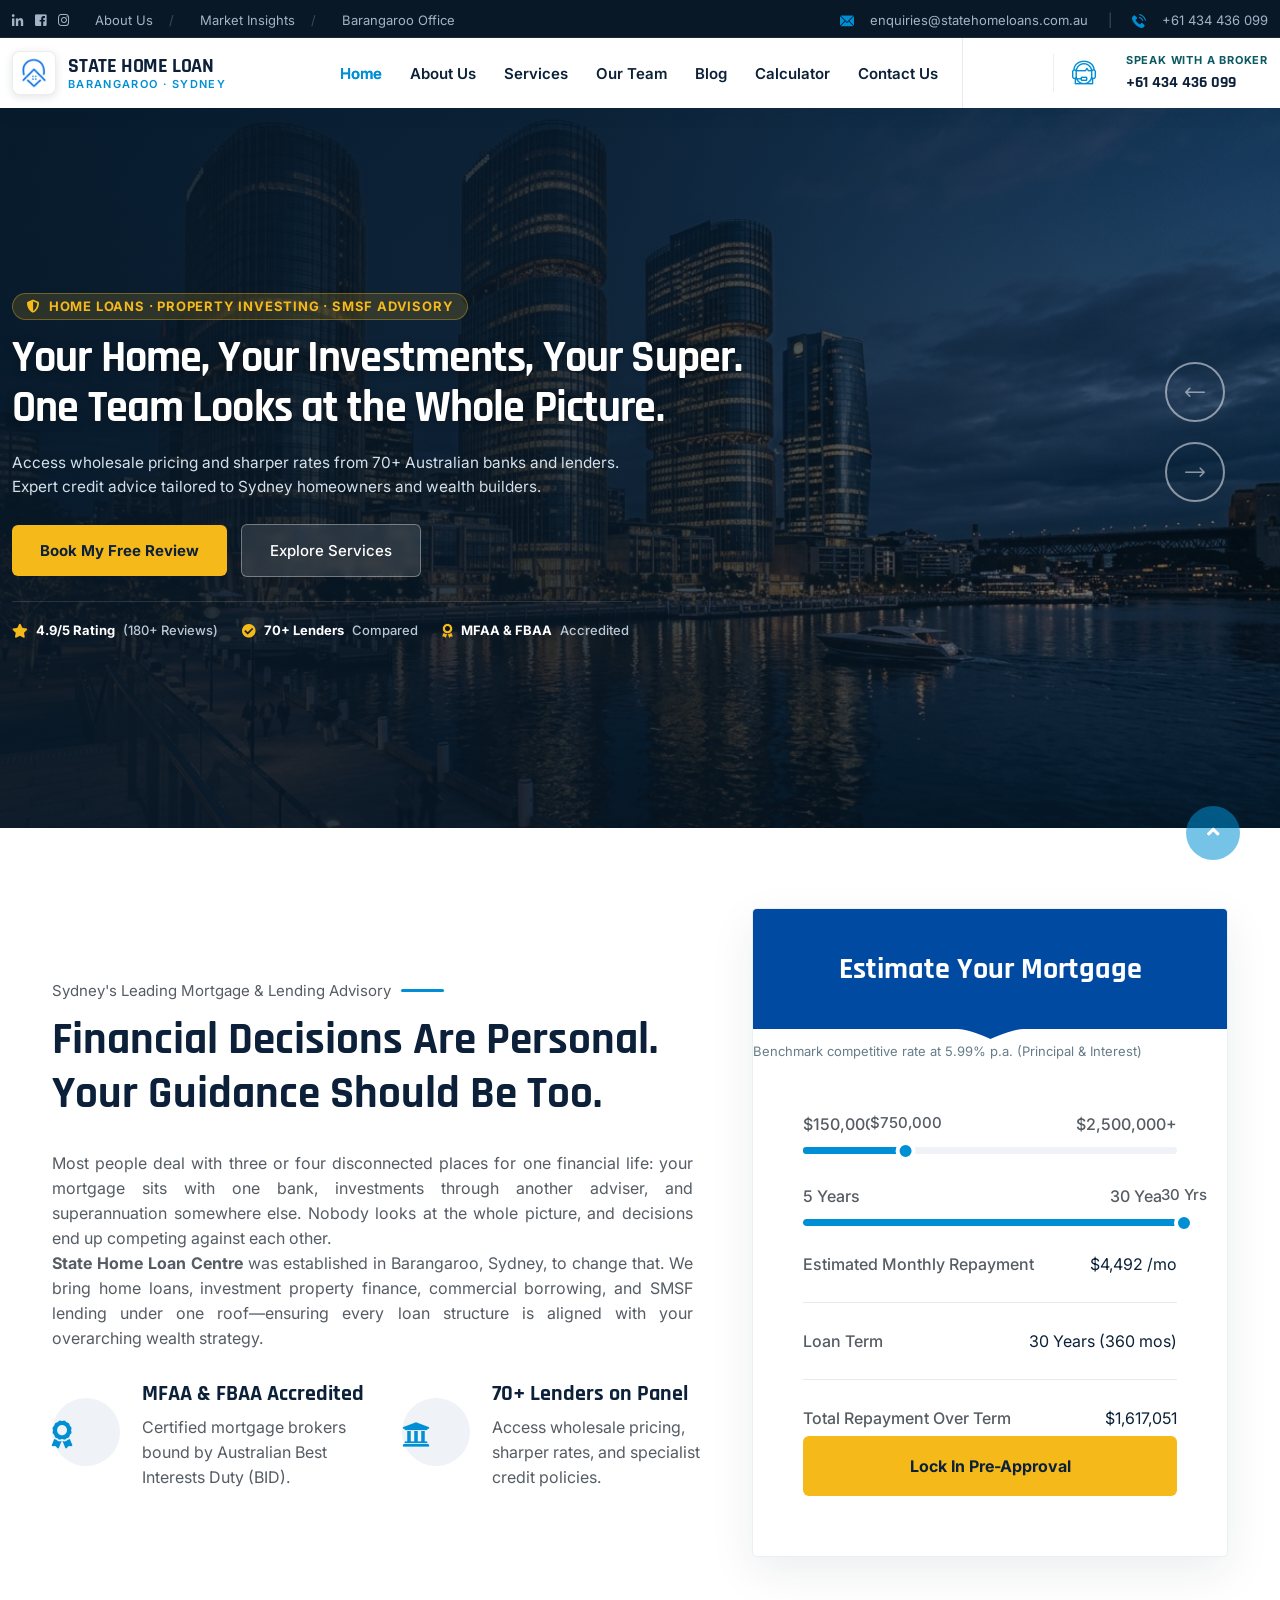
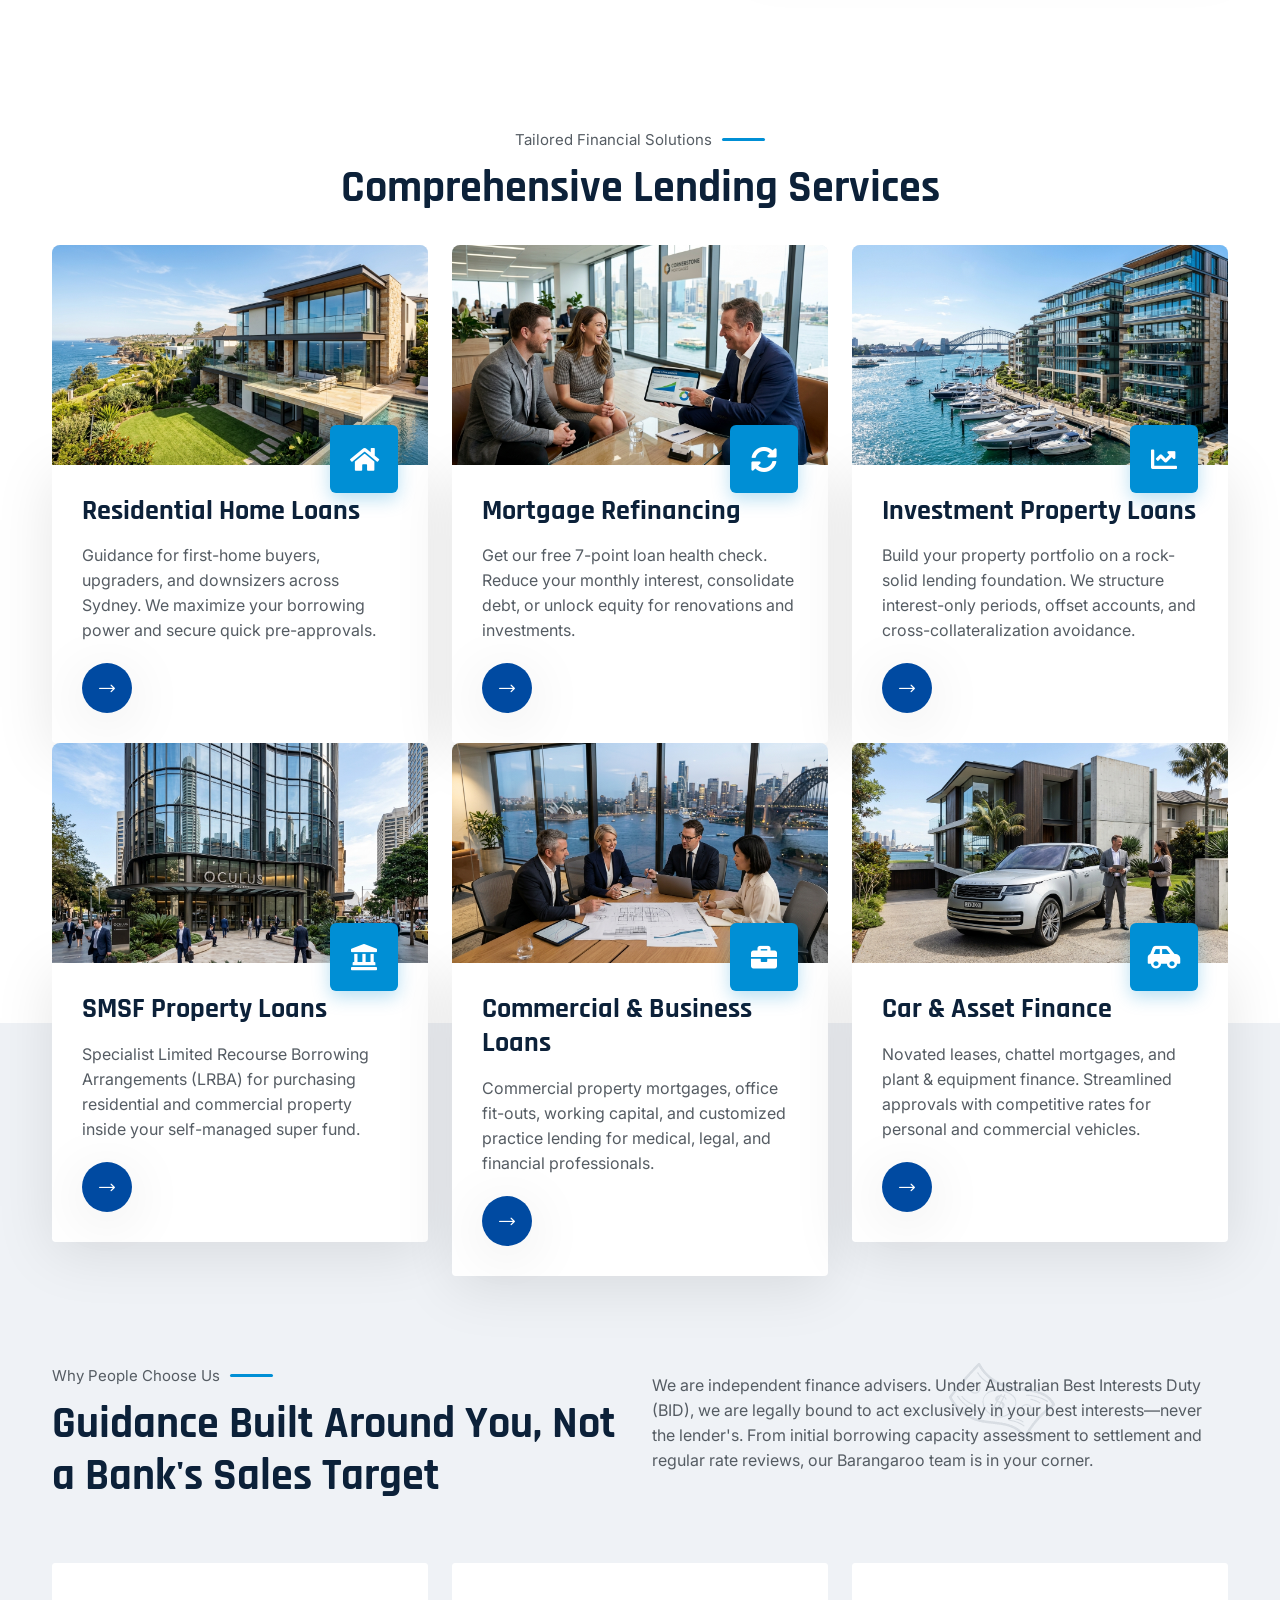
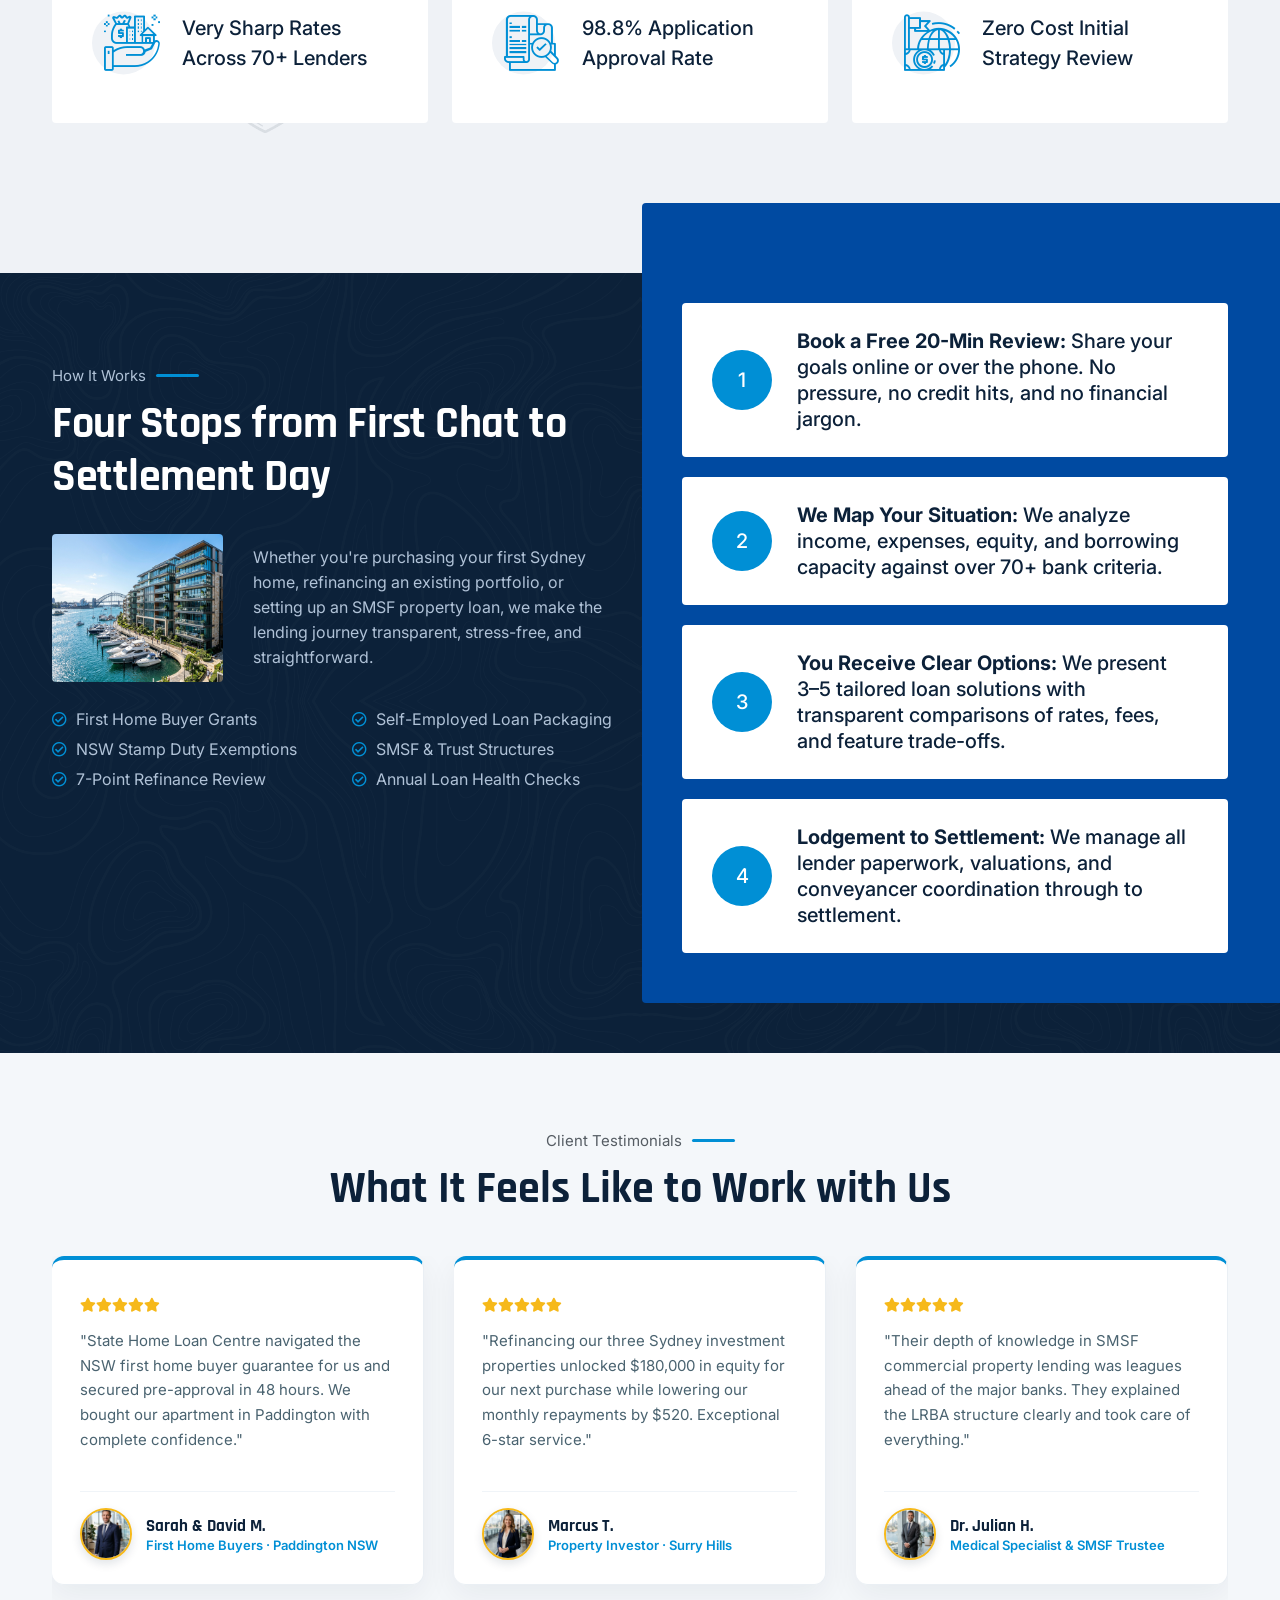
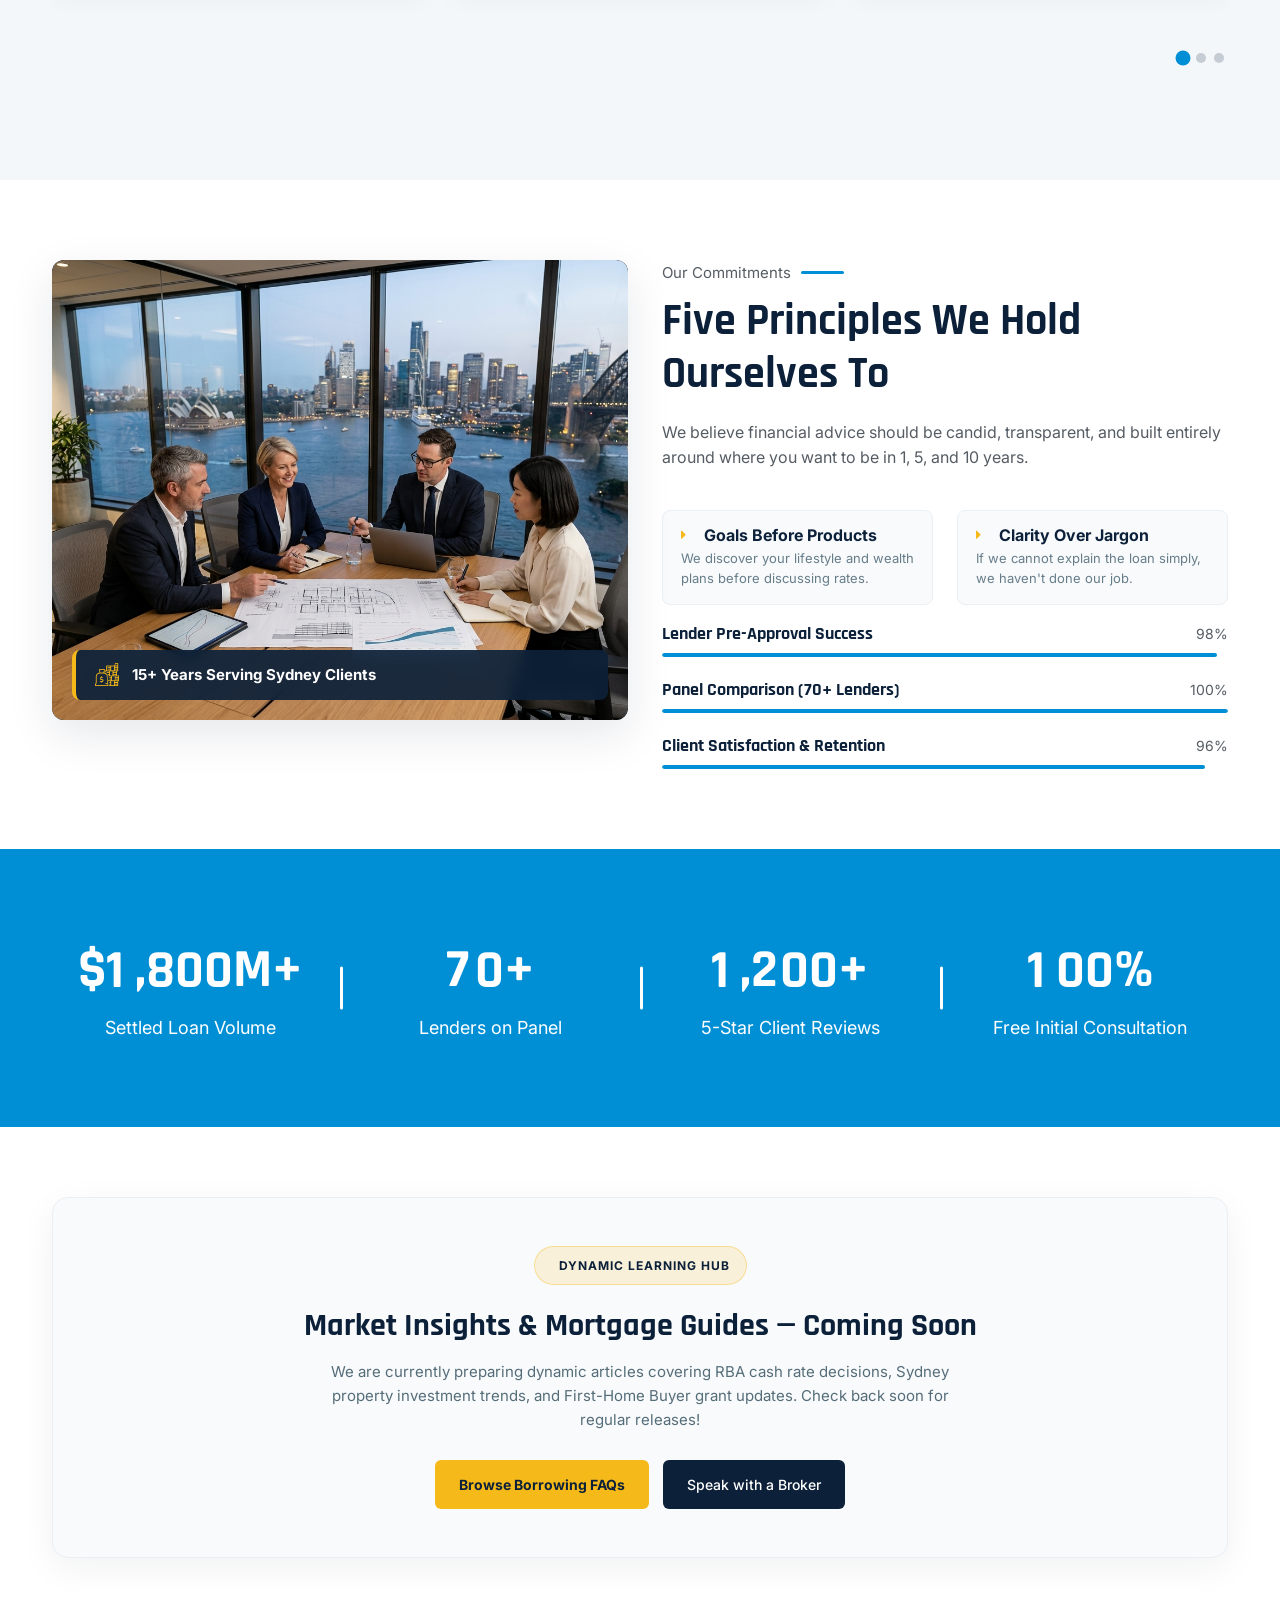
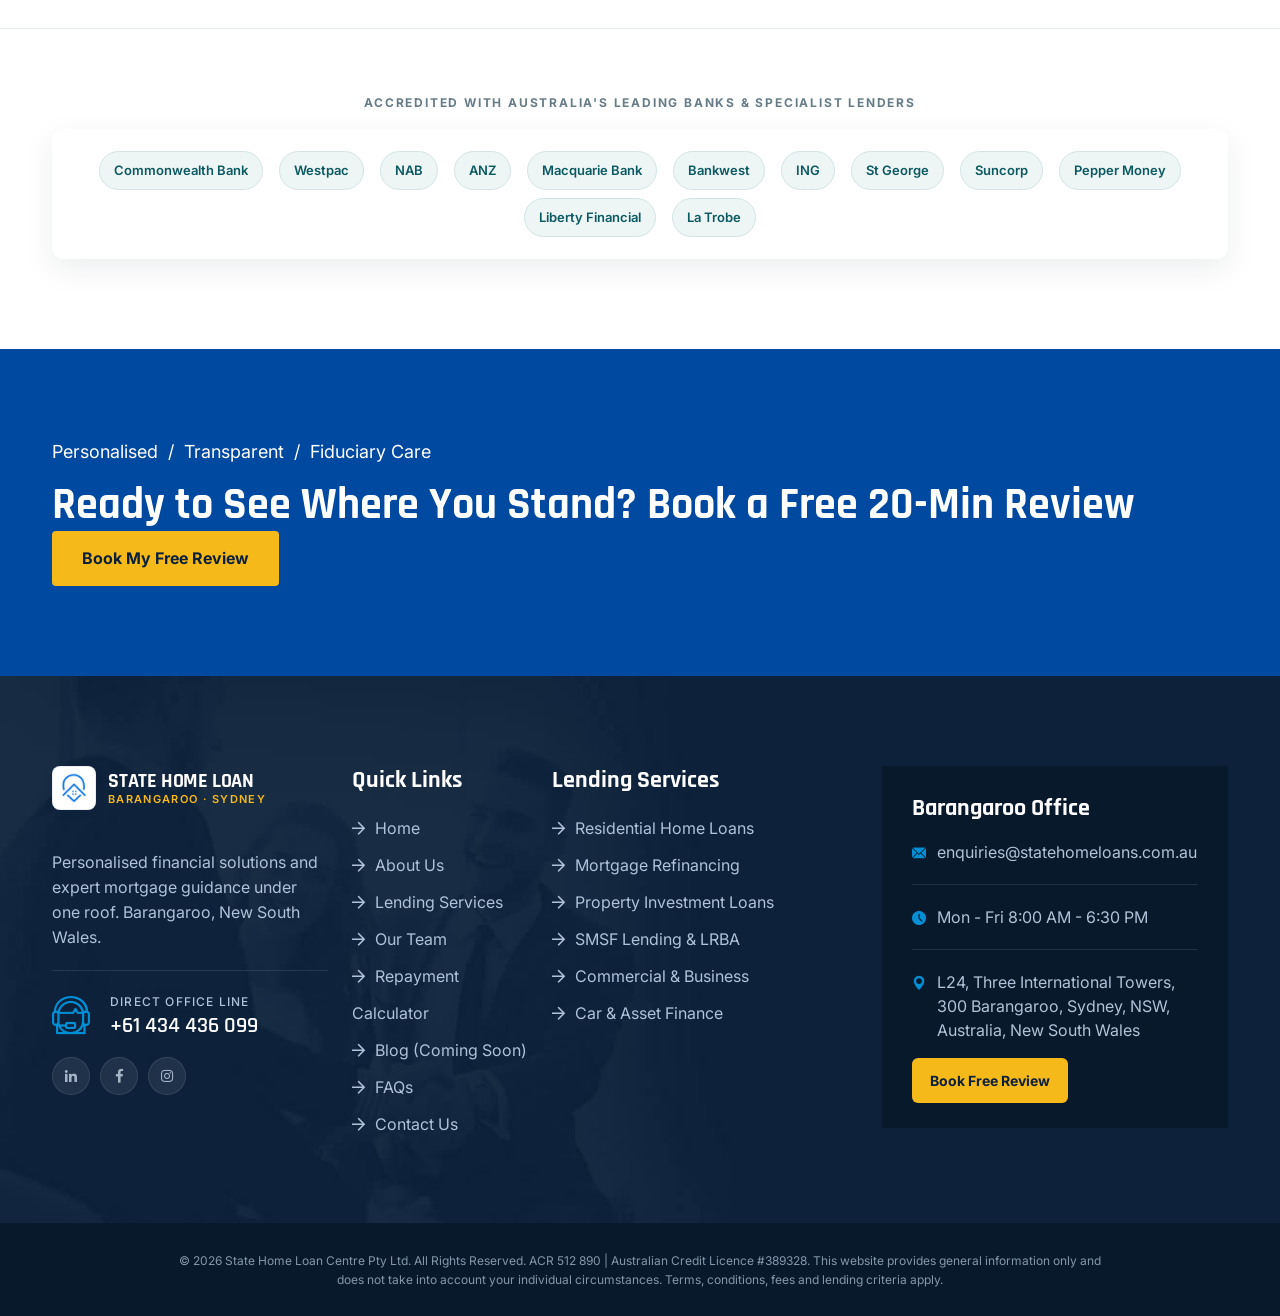
<file: index.html>
<!DOCTYPE html>
<html lang="en">

<head>
    <meta charset="UTF-8">
    <meta name="viewport" content="width=device-width, initial-scale=1.0">
    <title>State Home Loan Centre | Sydney Mortgage Brokers & Finance Advisory | Barangaroo NSW</title>
    <!-- favicons Icons -->
    <link rel="apple-touch-icon" sizes="180x180" href="assets/images/favicons/apple-touch-icon.png">
    <link rel="icon" type="image/png" sizes="32x32" href="assets/images/favicons/favicon-32x32.png">
    <link rel="icon" type="image/png" sizes="16x16" href="assets/images/favicons/favicon-16x16.png">
    <meta name="description"
        content="State Home Loan Centre is Barangaroo Sydney's premier mortgage broker and lending advisory. One team looking at the whole picture across home loans, refinancing, investment property and SMSF. Over 70+ bank and specialist lenders.">

    <!-- fonts -->
    <link
        href="https://fonts.googleapis.com/css2?family=Rajdhani:wght@400;500;600;700&family=Inter:ital,wght@0,300;0,400;0,500;0,600;0,700;0,800&display=swap"
        rel="stylesheet">

    <link rel="stylesheet" href="assets/css/bootstrap.min.css">
    <link rel="stylesheet" href="assets/css/fontawesome-all.min.css">
    <link rel="stylesheet" href="assets/css/swiper.min.css">
    <link rel="stylesheet" href="assets/css/animate.min.css">
    <link rel="stylesheet" href="assets/css/pylon-icons.css">
    <link rel="stylesheet" href="assets/css/odometer.min.css">
    <link rel="stylesheet" href="assets/css/magnific-popup.css">
    <link rel="stylesheet" href="assets/css/bootstrap-select.min.css">
    <link rel="stylesheet" href="assets/css/nouislider.min.css">
    <link rel="stylesheet" href="assets/css/nouislider.pips.css">
    <link rel="stylesheet" type="text/css" href="assets/css/flaticon.css">

    <!-- template styles -->
    <link rel="stylesheet" href="assets/css/main.css">
    <link rel="stylesheet" href="assets/css/state-custom.css">
    <script src="assets/js/state-components.js"></script>
</head>

<body>
    <div class="preloader">
        <img class="preloader__image" src="assets/images/loader.png" alt="State Home Loan Centre loading">
    </div><!-- /.preloader -->

    <div class="page-wrapper">
        <site-header></site-header>

        <!-- Hero Section -->
        <section class="main-slider">
            <div class="swiper-container thm-swiper__slider" data-swiper-options='{
                "slidesPerView": 1,
                "loop": true,
                "effect": "fade",
                "autoplay": { "delay": 6000 },
                "navigation": {
                    "nextEl": "#main-slider__swiper-button-next",
                    "prevEl": "#main-slider__swiper-button-prev"
                }
            }'>
                <div class="swiper-wrapper">
                    <div class="swiper-slide">
                        <div class="image-layer"
                            style="background-image: url(assets/images/main-slider/main-slider-1-1.jpg);"></div>
                        <div class="container">
                            <div class="row">
                                <div class="col-xl-8 col-lg-9">
                                    <span class="hero-eyebrow"><i class="fa fa-shield-alt"></i> Home Loans · Property
                                        Investing · SMSF Advisory</span>
                                    <h2>Your Home, Your Investments, Your Super.<br>One Team Looks at the Whole Picture.
                                    </h2>
                                    <p class="hero-subtext">Access wholesale pricing and sharper rates from 70+
                                        Australian banks and lenders. Expert credit advice tailored to Sydney homeowners
                                        and wealth builders.</p>
                                    <div class="hero-btn-group">
                                        <button class="thm-btn shl-btn-gold" type="button" data-book>Book My Free
                                            Review</button>
                                        <a href="services.html" class="thm-btn hero-btn-outline">Explore Services</a>
                                    </div>
                                    <div class="hero-trust-row">
                                        <div class="hero-trust-item"><i class="fa fa-star"></i> <b>4.9/5 Rating</b>
                                            (180+ Reviews)</div>
                                        <div class="hero-trust-item"><i class="fa fa-check-circle"></i> <b>70+
                                                Lenders</b> Compared</div>
                                        <div class="hero-trust-item"><i class="fa fa-award"></i> <b>MFAA &amp; FBAA</b>
                                            Accredited</div>
                                    </div>
                                </div>
                            </div>
                        </div>
                    </div><!-- /.swiper-slide -->

                    <div class="swiper-slide">
                        <div class="image-layer"
                            style="background-image: url(assets/images/main-slider/main-slider-1-2.jpg);"></div>
                        <div class="container">
                            <div class="row">
                                <div class="col-xl-8 col-lg-9">
                                    <span class="hero-eyebrow"><i class="fa fa-university"></i> Over 70+ Bank &amp;
                                        Specialist Lenders</span>
                                    <h2>Expert Advice, Sharper Rates &amp; Higher Borrowing Capacity.</h2>
                                    <p class="hero-subtext">Whether buying your next family home, investing, or
                                        refinancing, our Barangaroo brokers structure your borrowing to save thousands
                                        in interest.</p>
                                    <div class="hero-btn-group">
                                        <button class="thm-btn shl-btn-gold" type="button" data-book="buy">Check
                                            Borrowing Power</button>
                                        <a href="team.html" class="thm-btn hero-btn-outline">Meet Our Team</a>
                                    </div>
                                    <div class="hero-trust-row">
                                        <div class="hero-trust-item"><i class="fa fa-clock"></i> <b>20-Min Review</b> No
                                            Obligation</div>
                                        <div class="hero-trust-item"><i class="fa fa-percentage"></i> <b>Sharper
                                                Rates</b> Negotiated</div>
                                        <div class="hero-trust-item"><i class="fa fa-building"></i> <b>Barangaroo</b>
                                            Sydney NSW</div>
                                    </div>
                                </div>
                            </div>
                        </div>
                    </div><!-- /.swiper-slide -->

                    <div class="swiper-slide">
                        <div class="image-layer"
                            style="background-image: url(assets/images/main-slider/main-slider-1-1.jpg);"></div>
                        <div class="container">
                            <div class="row">
                                <div class="col-xl-8 col-lg-9">
                                    <span class="hero-eyebrow"><i class="fa fa-calculator"></i> Free 7-Point Home Loan
                                        Health Check</span>
                                    <h2>Could You Be Saving Thousands Each Year on Your Mortgage?</h2>
                                    <p class="hero-subtext">Find out if you're paying the 'loyalty tax'. We evaluate
                                        your current rate, offset structures, and loan features to lower repayments
                                        instantly.</p>
                                    <div class="hero-btn-group">
                                        <button class="thm-btn shl-btn-gold" type="button" data-book="refi">Review My
                                            Current Rate</button>
                                        <a href="contact.html" class="thm-btn hero-btn-outline">Contact Barangaroo
                                            Office</a>
                                    </div>
                                    <div class="hero-trust-row">
                                        <div class="hero-trust-item"><i class="fa fa-file-invoice-dollar"></i> <b>Zero
                                                Broker Fee</b> To You</div>
                                        <div class="hero-trust-item"><i class="fa fa-check-double"></i> <b>Fast
                                                Pre-Approval</b> Support</div>
                                        <div class="hero-trust-item"><i class="fa fa-map-marker-alt"></i> <b>L24, Three International Towers</b>
                                                300 Barangaroo</div>
                                    </div>
                                </div>
                            </div>
                        </div>
                    </div><!-- /.swiper-slide -->
                </div><!-- /.swiper-wrapper -->

                <div class="main-slider__nav">
                    <div class="swiper-button-prev" id="main-slider__swiper-button-next"><i
                            class="pylon-icon-left-arrow"></i></div>
                    <div class="swiper-button-next" id="main-slider__swiper-button-prev"><i
                            class="pylon-icon-right-arrow"></i></div>
                </div>
            </div><!-- /.swiper-container -->

            <div class="feature-two">
                <div class="container">
                    <div class="row">
                        <div class="col-lg-7">
                            <div class="row">
                                <div class="col-lg-6 col-md-6 wow fadeInUp" data-wow-duration="1500ms">
                                    <div class="feature-two__box" style="cursor:pointer;" data-book>
                                        <i class="pylon-icon-consumer-behavior"></i>
                                        <p>Free 20-Min Review<br><span
                                                style="font-size:13px;font-weight:400;color:#667d89;">No fee & zero
                                                obligation</span></p>
                                    </div>
                                </div>
                                <div class="col-lg-6 col-md-6 wow fadeInUp" data-wow-duration="1500ms">
                                    <div class="feature-two__box">
                                        <i class="pylon-icon-point-of-sale"></i>
                                        <p>70+ Lenders Compared<br><span
                                                style="font-size:13px;font-weight:400;color:#667d89;">Major banks &
                                                non-banks</span></p>
                                    </div>
                                </div>
                            </div>
                        </div>
                    </div>
                </div>
            </div><!-- /.feature-two -->
        </section><!-- /.main-slider -->

        <!-- About Section -->
        <section class="about-one">
            <div class="container">
                <div class="row">
                    <div class="col-lg-12 col-xl-7">
                        <div class="about-one__content">
                            <div class="block-title text-left">
                                <p>Sydney's Leading Mortgage & Lending Advisory</p>
                                <h2>Financial Decisions Are Personal. Your Guidance Should Be Too.</h2>
                            </div>
                            <p>Most people deal with three or four disconnected places for one financial life: your
                                mortgage sits with one bank, investments through another adviser, and superannuation
                                somewhere else. Nobody looks at the whole picture, and decisions end up competing
                                against each other.</p>
                            <p><strong>State Home Loan Centre</strong> was established in Barangaroo, Sydney, to change
                                that. We bring home loans, investment property finance, commercial borrowing, and SMSF
                                lending under one roof—ensuring every loan structure is aligned with your overarching
                                wealth strategy.</p>
                        </div>
                        <div class="row">
                            <div class="col-md-6">
                                <div class="feature-four__box text-left">
                                    <div class="feature-four__box-inner">
                                        <div class="feature-four__box-icon"><i class="fas fa-award"></i>
                                        </div>
                                        <div class="feature-four__box-right">
                                            <h3>MFAA & FBAA Accredited</h3>
                                            <p>Certified mortgage brokers bound by Australian Best Interests Duty (BID).
                                            </p>
                                        </div>
                                    </div>
                                </div>
                            </div>
                            <div class="col-md-6">
                                <div class="feature-four__box text-left">
                                    <div class="feature-four__box-inner">
                                        <div class="feature-four__box-icon"><i class="fas fa-university"></i>
                                        </div>
                                        <div class="feature-four__box-right">
                                            <h3>70+ Lenders on Panel</h3>
                                            <p>Access wholesale pricing, sharper rates, and specialist credit policies.
                                            </p>
                                        </div>
                                    </div>
                                </div>
                            </div>
                        </div>
                    </div>

                    <!-- Mortgage Calculator -->
                    <div class="col-lg-12 col-xl-5">
                        <form action="#" id="loan-calculator" data-interest-rate="5.99"
                            class="about-one__form wow fadeInUp" data-wow-duration="1500ms">
                            <h3>Estimate Your Mortgage</h3>
                            <p style="color:#667d89;font-size:13px;margin-bottom:18px;">Benchmark competitive rate at
                                5.99% p.a. (Principal & Interest)</p>
                            <div class="about-one__form-content">
                                <div class="input-box__top">
                                    <span>$150,000</span>
                                    <span>$2,500,000+</span>
                                </div>
                                <div class="input-box">
                                    <div class="range-slider-count" id="range-slider-count"></div>
                                    <input type="hidden" value="750000" id="min-value-rangeslider-count">
                                    <input type="hidden" value="2500000" id="max-value-rangeslider-count">
                                </div>
                                <div class="input-box__top">
                                    <span>5 Years</span>
                                    <span>30 Years</span>
                                </div>
                                <div class="input-box">
                                    <div class="range-slider-month" id="range-slider-month"></div>
                                    <input type="hidden" value="30" id="min-value-rangeslider-month">
                                    <input type="hidden" value="30" id="max-value-rangeslider-month">
                                </div>
                                <p>
                                    <span>Estimated Monthly Repayment</span>
                                    <b>$<i id="loan-monthly-pay">4,492</i> /mo</b>
                                </p>
                                <p>
                                    <span>Loan Term</span>
                                    <b><i id="loan-month">30 Years</i></b>
                                </p>
                                <p>
                                    <span>Total Repayment Over Term</span>
                                    <b>$<i id="loan-total">1,617,120</i></b>
                                </p>
                                <button type="button" class="thm-btn shl-btn-gold" data-book="buy"
                                    style="width:100%;border-radius:6px;margin-top:10px;">Lock In Pre-Approval</button>
                            </div>
                        </form>
                    </div>
                </div>
            </div>
        </section><!-- /.about-one -->

        <!-- Services Section -->
        <section class="service-one">
            <div class="container">
                <div class="block-title text-center">
                    <p>Tailored Financial Solutions</p>
                    <h2>Comprehensive Lending Services</h2>
                </div>
                <div class="row">
                    <!-- Service 1: Home Loans -->
                    <div class="col-lg-4 col-md-6">
                        <div class="service-one__card">
                            <div class="service-one__image">
                                <a href="services.html">
                                    <div class="post-thumbnail">
                                        <img src="assets/images/services/services-1-1.png" alt="Home Loans Sydney">
                                    </div>
                                </a>
                            </div>
                            <div class="service-one__content">
                                <a href="services.html">
                                    <div class="service-icon"><i class="fas fa-home"></i></div>
                                </a>
                                <h3><a href="services.html">Residential Home Loans</a></h3>
                                <p>Guidance for first-home buyers, upgraders, and downsizers across Sydney. We maximize
                                    your borrowing power and secure quick pre-approvals.</p>
                                <a href="services.html" class="pylon-icon-right-arrow service-one__link"></a>
                            </div>
                        </div>
                    </div>

                    <!-- Service 2: Refinancing -->
                    <div class="col-lg-4 col-md-6">
                        <div class="service-one__card">
                            <div class="service-one__image">
                                <a href="services.html">
                                    <div class="post-thumbnail">
                                        <img src="assets/images/services/services-1-2.png" alt="Mortgage Refinancing">
                                    </div>
                                </a>
                            </div>
                            <div class="service-one__content">
                                <a href="services.html">
                                    <div class="service-icon"><i class="fas fa-sync-alt"></i></div>
                                </a>
                                <h3><a href="services.html">Mortgage Refinancing</a></h3>
                                <p>Get our free 7-point loan health check. Reduce your monthly interest, consolidate
                                    debt, or unlock equity for renovations and investments.</p>
                                <a href="services.html" class="pylon-icon-right-arrow service-one__link"></a>
                            </div>
                        </div>
                    </div>

                    <!-- Service 3: Investment Property -->
                    <div class="col-lg-4 col-md-6">
                        <div class="service-one__card">
                            <div class="service-one__image">
                                <a href="services.html">
                                    <div class="post-thumbnail">
                                        <img src="assets/images/services/services-1-3.png"
                                            alt="Investment Property Lending">
                                    </div>
                                </a>
                            </div>
                            <div class="service-one__content">
                                <a href="services.html">
                                    <div class="service-icon"><i class="fas fa-chart-line"></i></div>
                                </a>
                                <h3><a href="services.html">Investment Property Loans</a></h3>
                                <p>Build your property portfolio on a rock-solid lending foundation. We structure
                                    interest-only periods, offset accounts, and cross-collateralization avoidance.</p>
                                <a href="services.html" class="pylon-icon-right-arrow service-one__link"></a>
                            </div>
                        </div>
                    </div>

                    <!-- Service 4: SMSF Lending -->
                    <div class="col-lg-4 col-md-6">
                        <div class="service-one__card">
                            <div class="service-one__image">
                                <a href="services.html">
                                    <div class="post-thumbnail">
                                        <img src="assets/images/services/services-1-4.png" alt="SMSF Property Loans">
                                    </div>
                                </a>
                            </div>
                            <div class="service-one__content">
                                <a href="services.html">
                                    <div class="service-icon"><i class="fas fa-landmark"></i></div>
                                </a>
                                <h3><a href="services.html">SMSF Property Loans</a></h3>
                                <p>Specialist Limited Recourse Borrowing Arrangements (LRBA) for purchasing residential
                                    and commercial property inside your self-managed super fund.</p>
                                <a href="services.html" class="pylon-icon-right-arrow service-one__link"></a>
                            </div>
                        </div>
                    </div>

                    <!-- Service 5: Commercial Loans -->
                    <div class="col-lg-4 col-md-6">
                        <div class="service-one__card">
                            <div class="service-one__image">
                                <a href="services.html">
                                    <div class="post-thumbnail">
                                        <img src="assets/images/services/services-1-5.png"
                                            alt="Commercial Business Loans">
                                    </div>
                                </a>
                            </div>
                            <div class="service-one__content">
                                <a href="services.html">
                                    <div class="service-icon"><i class="fas fa-briefcase"></i></div>
                                </a>
                                <h3><a href="services.html">Commercial & Business Loans</a></h3>
                                <p>Commercial property mortgages, office fit-outs, working capital, and customized
                                    practice lending for medical, legal, and financial professionals.</p>
                                <a href="services.html" class="pylon-icon-right-arrow service-one__link"></a>
                            </div>
                        </div>
                    </div>

                    <!-- Service 6: Car & Asset Finance -->
                    <div class="col-lg-4 col-md-6">
                        <div class="service-one__card">
                            <div class="service-one__image">
                                <a href="services.html">
                                    <div class="post-thumbnail">
                                        <img src="assets/images/services/services-1-6.png" alt="Car Asset Finance">
                                    </div>
                                </a>
                            </div>
                            <div class="service-one__content">
                                <a href="services.html">
                                    <div class="service-icon"><i class="fas fa-car-side"></i></div>
                                </a>
                                <h3><a href="services.html">Car & Asset Finance</a></h3>
                                <p>Novated leases, chattel mortgages, and plant & equipment finance. Streamlined
                                    approvals with competitive rates for personal and commercial vehicles.</p>
                                <a href="services.html" class="pylon-icon-right-arrow service-one__link"></a>
                            </div>
                        </div>
                    </div>
                </div>
            </div>
        </section><!-- /.service-one -->

        <!-- Features / Why People Choose Us -->
        <section class="feature-one" style="padding-top: 350px;">
            <img src="assets/images/shapes/feature-shape-1-1.png" alt="" class="feature-one__shape-1">
            <img src="assets/images/shapes/feature-shape-1-2.png" alt="" class="feature-one__shape-2">
            <img src="assets/images/shapes/feature-shape-1-3.png" alt="" class="feature-one__shape-3">
            <div class="container">
                <div class="row">
                    <div class="col-lg-6">
                        <div class="block-title text-left">
                            <p>Why People Choose Us</p>
                            <h2>Guidance Built Around You, Not a Bank's Sales Target</h2>
                        </div>
                    </div>
                    <div class="col-lg-6">
                        <p class="block-text">We are independent finance advisers. Under Australian Best Interests Duty
                            (BID), we are legally bound to act exclusively in your best interests—never the lender's.
                            From initial borrowing capacity assessment to settlement and regular rate reviews, our
                            Barangaroo team is in your corner.</p>
                    </div>
                </div>
                <div class="row">
                    <div class="col-lg-4">
                        <div class="feature-one__box">
                            <i class="pylon-icon-assets"></i>
                            <p>Very Sharp Rates<br>Across 70+ Lenders</p>
                        </div>
                    </div>
                    <div class="col-lg-4">
                        <div class="feature-one__box">
                            <i class="pylon-icon-verification"></i>
                            <p>98.8% Application<br>Approval Rate</p>
                        </div>
                    </div>
                    <div class="col-lg-4">
                        <div class="feature-one__box">
                            <i class="pylon-icon-finance"></i>
                            <p>Zero Cost Initial<br>Strategy Review</p>
                        </div>
                    </div>
                </div>
            </div>
        </section><!-- /.feature-one -->

        <!-- Trusted Company / 4-Step Process -->
        <section class="trusted-company">
            <div class="trusted-company__bg" style="background-image: url(assets/images/shapes/trust-bg-1-1.png);">
            </div>
            <div class="container">
                <div class="row">
                    <div class="col-lg-6">
                        <div class="trusted-company__content">
                            <div class="block-title text-left">
                                <p>How It Works</p>
                                <h2>Four Stops from First Chat to Settlement Day</h2>
                            </div>
                            <div class="trusted-company__image">
                                <img src="assets/images/resources/trust-1-1.png" alt="State Home Loan Centre process"
                                    height="148" width="171">
                                <p>Whether you're purchasing your first Sydney home, refinancing an existing portfolio,
                                    or setting up an SMSF property loan, we make the lending journey transparent,
                                    stress-free, and straightforward.</p>
                            </div>
                            <div class="row">
                                <div class="col-sm-6">
                                    <ul class="trusted-company__list">
                                        <li class="trusted-company__list-item">
                                            <span><i aria-hidden="true" class="far fa-check-circle"></i></span>
                                            <span class="trusted-company__list-text">First Home Buyer Grants</span>
                                        </li>
                                        <li class="trusted-company__list-item">
                                            <span><i aria-hidden="true" class="far fa-check-circle"></i></span>
                                            <span class="trusted-company__list-text">NSW Stamp Duty Exemptions</span>
                                        </li>
                                        <li class="trusted-company__list-item">
                                            <span><i aria-hidden="true" class="far fa-check-circle"></i></span>
                                            <span class="trusted-company__list-text">7-Point Refinance Review</span>
                                        </li>
                                    </ul>
                                </div>
                                <div class="col-sm-6">
                                    <ul class="trusted-company__list trusted-company__list-2">
                                        <li class="trusted-company__list-item">
                                            <span><i aria-hidden="true" class="far fa-check-circle"></i></span>
                                            <span class="trusted-company__list-text">Self-Employed Loan Packaging</span>
                                        </li>
                                        <li class="trusted-company__list-item">
                                            <span><i aria-hidden="true" class="far fa-check-circle"></i></span>
                                            <span class="trusted-company__list-text">SMSF & Trust Structures</span>
                                        </li>
                                        <li class="trusted-company__list-item">
                                            <span><i aria-hidden="true" class="far fa-check-circle"></i></span>
                                            <span class="trusted-company__list-text">Annual Loan Health Checks</span>
                                        </li>
                                    </ul>
                                </div>
                            </div>
                        </div>
                    </div>
                    <div class="col-lg-6">
                        <div class="trusted-company__box-wrap">
                            <div class="trusted-company__box">
                                <span>1</span>
                                <p><strong>Book a Free 20-Min Review:</strong> Share your goals online or over the
                                    phone. No pressure, no credit hits, and no financial jargon.</p>
                            </div>
                            <div class="trusted-company__box">
                                <span>2</span>
                                <p><strong>We Map Your Situation:</strong> We analyze income, expenses, equity, and
                                    borrowing capacity against over 70+ bank criteria.</p>
                            </div>
                            <div class="trusted-company__box">
                                <span>3</span>
                                <p><strong>You Receive Clear Options:</strong> We present 3–5 tailored loan solutions
                                    with transparent comparisons of rates, fees, and feature trade-offs.</p>
                            </div>
                            <div class="trusted-company__box">
                                <span>4</span>
                                <p><strong>Lodgement to Settlement:</strong> We manage all lender paperwork, valuations,
                                    and conveyancer coordination through to settlement.</p>
                            </div>
                        </div>
                    </div>
                </div>
            </div>
        </section><!-- /.trusted-company -->

        <!-- Testimonials -->
        <section class="testimonials-one">
            <div class="container">
                <div class="block-title text-center">
                    <p>Client Testimonials</p>
                    <h2>What It Feels Like to Work with Us</h2>
                </div>
                <div class="thm-swiper__slider swiper-container" data-swiper-options='{
                    "spaceBetween": 30,
                    "slidesPerView": 3,
                    "loop": true,
                    "autoplay": { "delay": 5000 },
                    "pagination": { "el": ".testimonials-one__swiper-pagination", "type": "bullets", "clickable": true },
                    "breakpoints": {
                        "0": { "slidesPerView": 1 },
                        "767": { "slidesPerView": 2 },
                        "1199": { "slidesPerView": 3 }
                    }
                }'>
                    <div class="swiper-wrapper">
                        <div class="swiper-slide">
                            <div class="testimonials-one__box">
                                <div style="color:#F6B91A;font-size:14px;margin-bottom:12px;">
                                    <i class="fa fa-star"></i><i class="fa fa-star"></i><i class="fa fa-star"></i><i class="fa fa-star"></i><i class="fa fa-star"></i>
                                </div>
                                <p>"State Home Loan Centre navigated the NSW first home buyer guarantee for us and secured pre-approval in 48 hours. We bought our apartment in Paddington with complete confidence."</p>
                                <div class="testimonials-one__box-info">
                                    <img src="assets/images/resources/testimonials-1-1.png" alt="Sarah &amp; David M.">
                                    <div>
                                        <h3>Sarah &amp; David M.</h3>
                                        <span class="testi_sname">First Home Buyers · Paddington NSW</span>
                                    </div>
                                </div>
                            </div>
                        </div>
                        <div class="swiper-slide">
                            <div class="testimonials-one__box">
                                <div style="color:#F6B91A;font-size:14px;margin-bottom:12px;">
                                    <i class="fa fa-star"></i><i class="fa fa-star"></i><i class="fa fa-star"></i><i class="fa fa-star"></i><i class="fa fa-star"></i>
                                </div>
                                <p>"Refinancing our three Sydney investment properties unlocked $180,000 in equity for our next purchase while lowering our monthly repayments by $520. Exceptional 6-star service."</p>
                                <div class="testimonials-one__box-info">
                                    <img src="assets/images/resources/testimonials-1-2.png" alt="Marcus T.">
                                    <div>
                                        <h3>Marcus T.</h3>
                                        <span class="testi_sname">Property Investor · Surry Hills</span>
                                    </div>
                                </div>
                            </div>
                        </div>
                        <div class="swiper-slide">
                            <div class="testimonials-one__box">
                                <div style="color:#F6B91A;font-size:14px;margin-bottom:12px;">
                                    <i class="fa fa-star"></i><i class="fa fa-star"></i><i class="fa fa-star"></i><i class="fa fa-star"></i><i class="fa fa-star"></i>
                                </div>
                                <p>"Their depth of knowledge in SMSF commercial property lending was leagues ahead of the major banks. They explained the LRBA structure clearly and took care of everything."</p>
                                <div class="testimonials-one__box-info">
                                    <img src="assets/images/resources/testimonials-1-3.png" alt="Dr. Julian H.">
                                    <div>
                                        <h3>Dr. Julian H.</h3>
                                        <span class="testi_sname">Medical Specialist &amp; SMSF Trustee</span>
                                    </div>
                                </div>
                            </div>
                        </div>
                    </div>
                    <div class="testimonials-one__swiper-pagination swiper-pagination"></div>
                </div>
            </div>
        </section><!-- /.testimonials-one -->

        <!-- Why Choose Us -->
        <section class="why-choose">
            <div class="container">
                <div class="row">
                    <div class="col-lg-6">
                        <div class="why-choose__image">
                            <p><i class="pylon-icon-investment"></i>15+ Years Serving Sydney Clients</p>
                            <img src="assets/images/resources/why-choose-1-1.png"
                                alt="Why Choose State Home Loan Centre">
                        </div>
                    </div>
                    <div class="col-lg-6">
                        <div class="why-choose__content">
                            <div class="block-title text-left">
                                <p>Our Commitments</p>
                                <h2>Five Principles We Hold Ourselves To</h2>
                            </div>
                            <p>We believe financial advice should be candid, transparent, and built entirely around
                                where you want to be in 1, 5, and 10 years.</p>
                            <div class="row">
                                <div class="col-md-6">
                                    <div class="why-choose__box">
                                        <h3><i class="fa fa-caret-right"></i>Goals Before Products</h3>
                                        <p>We discover your lifestyle and wealth plans before discussing rates.</p>
                                    </div>
                                </div>
                                <div class="col-md-6">
                                    <div class="why-choose__box">
                                        <h3><i class="fa fa-caret-right"></i>Clarity Over Jargon</h3>
                                        <p>If we cannot explain the loan simply, we haven't done our job.</p>
                                    </div>
                                </div>
                            </div>
                            <div class="why-choose__progress">
                                <div class="why-choose__progress-top">
                                    <h3>Lender Pre-Approval Success</h3>
                                    <span>98%</span>
                                </div>
                                <div class="why-choose__progress-bar">
                                    <span style="width: 98%" class="wow slideInLeft" data-wow-duration="1500ms"></span>
                                </div>
                            </div>
                            <div class="why-choose__progress">
                                <div class="why-choose__progress-top">
                                    <h3>Panel Comparison (70+ Lenders)</h3>
                                    <span>100%</span>
                                </div>
                                <div class="why-choose__progress-bar">
                                    <span style="width: 100%" class="wow slideInLeft" data-wow-duration="1500ms"></span>
                                </div>
                            </div>
                            <div class="why-choose__progress">
                                <div class="why-choose__progress-top">
                                    <h3>Client Satisfaction &amp; Retention</h3>
                                    <span>96%</span>
                                </div>
                                <div class="why-choose__progress-bar">
                                    <span style="width: 96%" class="wow slideInLeft" data-wow-duration="1500ms"></span>
                                </div>
                            </div>
                        </div>
                    </div>
                </div>
            </div>
        </section><!-- /.why-choose -->

        <!-- Funfacts / Statistics -->
        <section class="funfact-one">
            <div class="funfact-one__bg" style="background-image: url(assets/images/backgrounds/funfact-bg-1-1.jpg);">
            </div>
            <div class="container">
                <div class="row">
                    <div class="col-md-6 col-lg-3">
                        <div class="funfact-one__box">
                            <h3>$<span class="odometer" data-count="1800">00</span>M+</h3>
                            <p>Settled Loan Volume</p>
                        </div>
                    </div>
                    <div class="col-md-6 col-lg-3">
                        <div class="funfact-one__box">
                            <h3><span class="odometer" data-count="70">00</span>+</h3>
                            <p>Lenders on Panel</p>
                        </div>
                    </div>
                    <div class="col-md-6 col-lg-3">
                        <div class="funfact-one__box">
                            <h3><span class="odometer" data-count="1200">00</span>+</h3>
                            <p>5-Star Client Reviews</p>
                        </div>
                    </div>
                    <div class="col-md-6 col-lg-3">
                        <div class="funfact-one__box">
                            <h3><span class="odometer" data-count="100">00</span>%</h3>
                            <p>Free Initial Consultation</p>
                        </div>
                    </div>
                </div>
            </div>
        </section><!-- /.funfact-one -->

        <!-- Blog / Learning Hub Highlights: Dynamic Coming Soon -->
        <section class="blog-home" style="padding-top:70px;padding-bottom:70px;">
            <div class="container">
                <div style="background:#F8FAFC;border-radius:16px;box-shadow:0 10px 35px rgba(12,33,57,0.06);border:1px solid #EAEFF4;padding:48px 40px;text-align:center;">
                    <span class="hero-eyebrow" style="margin-bottom:14px;display:inline-flex;align-items:center;gap:8px;padding:6px 16px;border-radius:99px;background:rgba(246,185,26,0.15);border:1px solid rgba(246,185,26,0.35);color:#0C2139;font-weight:700;font-size:12px;text-transform:uppercase;letter-spacing:1px;">
                        <i class="fa fa-sparkles" style="color:#F6B91A;"></i> Dynamic Learning Hub
                    </span>
                    <h2 style="font-family:'Rajdhani', sans-serif;font-size:32px;font-weight:700;color:#0C2139;margin:8px 0 14px;">
                        Market Insights &amp; Mortgage Guides — Coming Soon
                    </h2>
                    <p style="font-size:15px;color:#556D78;max-width:620px;margin:0 auto 28px;line-height:1.6;">
                        We are currently preparing dynamic articles covering RBA cash rate decisions, Sydney property investment trends, and First-Home Buyer grant updates. Check back soon for regular releases!
                    </p>
                    <div style="display:flex;align-items:center;justify-content:center;gap:14px;flex-wrap:wrap;">
                        <a href="faq.html" class="thm-btn shl-btn-gold" style="padding:12px 24px;font-size:14px;border-radius:6px;">Browse Borrowing FAQs</a>
                        <button type="button" class="thm-btn" data-book style="padding:12px 24px;font-size:14px;border-radius:6px;background:#0C2139;color:#FFFFFF;">Speak with a Broker</button>
                    </div>
                </div>
            </div>
        </section><!-- /.blog-home -->

        <!-- Lenders Partner Carousel -->
        <div class="client-carousel pt-60 pb-60 client-carousel__has-border-top">
            <div class="container text-center mb-30">
                <span
                    style="font-size:12px;letter-spacing:0.15em;font-weight:700;text-transform:uppercase;color:#667d89;">
                    Accredited with Australia's Leading Banks &amp; Specialist Lenders
                </span>
                <div class="shl-lender-panel" style="margin-top:14px;padding:18px 24px;">
                    <span class="shl-lender-badge">Commonwealth Bank</span>
                    <span class="shl-lender-badge">Westpac</span>
                    <span class="shl-lender-badge">NAB</span>
                    <span class="shl-lender-badge">ANZ</span>
                    <span class="shl-lender-badge">Macquarie Bank</span>
                    <span class="shl-lender-badge">Bankwest</span>
                    <span class="shl-lender-badge">ING</span>
                    <span class="shl-lender-badge">St George</span>
                    <span class="shl-lender-badge">Suncorp</span>
                    <span class="shl-lender-badge">Pepper Money</span>
                    <span class="shl-lender-badge">Liberty Financial</span>
                    <span class="shl-lender-badge">La Trobe</span>
                </div>
            </div>
        </div><!-- /.client-carousel -->

        <!-- Call to Action -->
        <section class="call-to-action"
            style="background-image: url(assets/images/backgrounds/call-to-action-bg-1-1.jpg);">
            <div class="container">
                <div class="left-content">
                    <p><span>Personalised</span><span>Transparent</span><span>Fiduciary Care</span></p>
                    <h3>Ready to See Where You Stand? Book a Free 20-Min Review</h3>
                </div>
                <div class="right-content">
                    <button class="thm-btn shl-btn-gold" type="button" data-book>Book My Free Review</button>
                </div>
            </div>
        </section><!-- /.call-to-action -->

        <site-footer></site-footer>
    </div><!-- /.page-wrapper -->


    <script src="assets/js/jquery-3.5.1.min.js"></script>
    <script src="assets/js/bootstrap.bundle.min.js"></script>
    <script src="assets/js/swiper.min.js"></script>
    <script src="assets/js/jquery.ajaxchimp.min.js"></script>
    <script src="assets/js/jquery.magnific-popup.min.js"></script>
    <script src="assets/js/jquery.validate.min.js"></script>
    <script src="assets/js/bootstrap-select.min.js"></script>
    <script src="assets/js/wow.js"></script>
    <script src="assets/js/odometer.min.js"></script>
    <script src="assets/js/jquery.appear.min.js"></script>
    <script src="assets/js/wNumb.min.js"></script>
    <script src="assets/js/nouislider.min.js"></script>

    <!-- template js -->
    <script src="assets/js/theme.js"></script>
    <script src="assets/js/state-custom.js"></script>
</body>

</html>
</file>
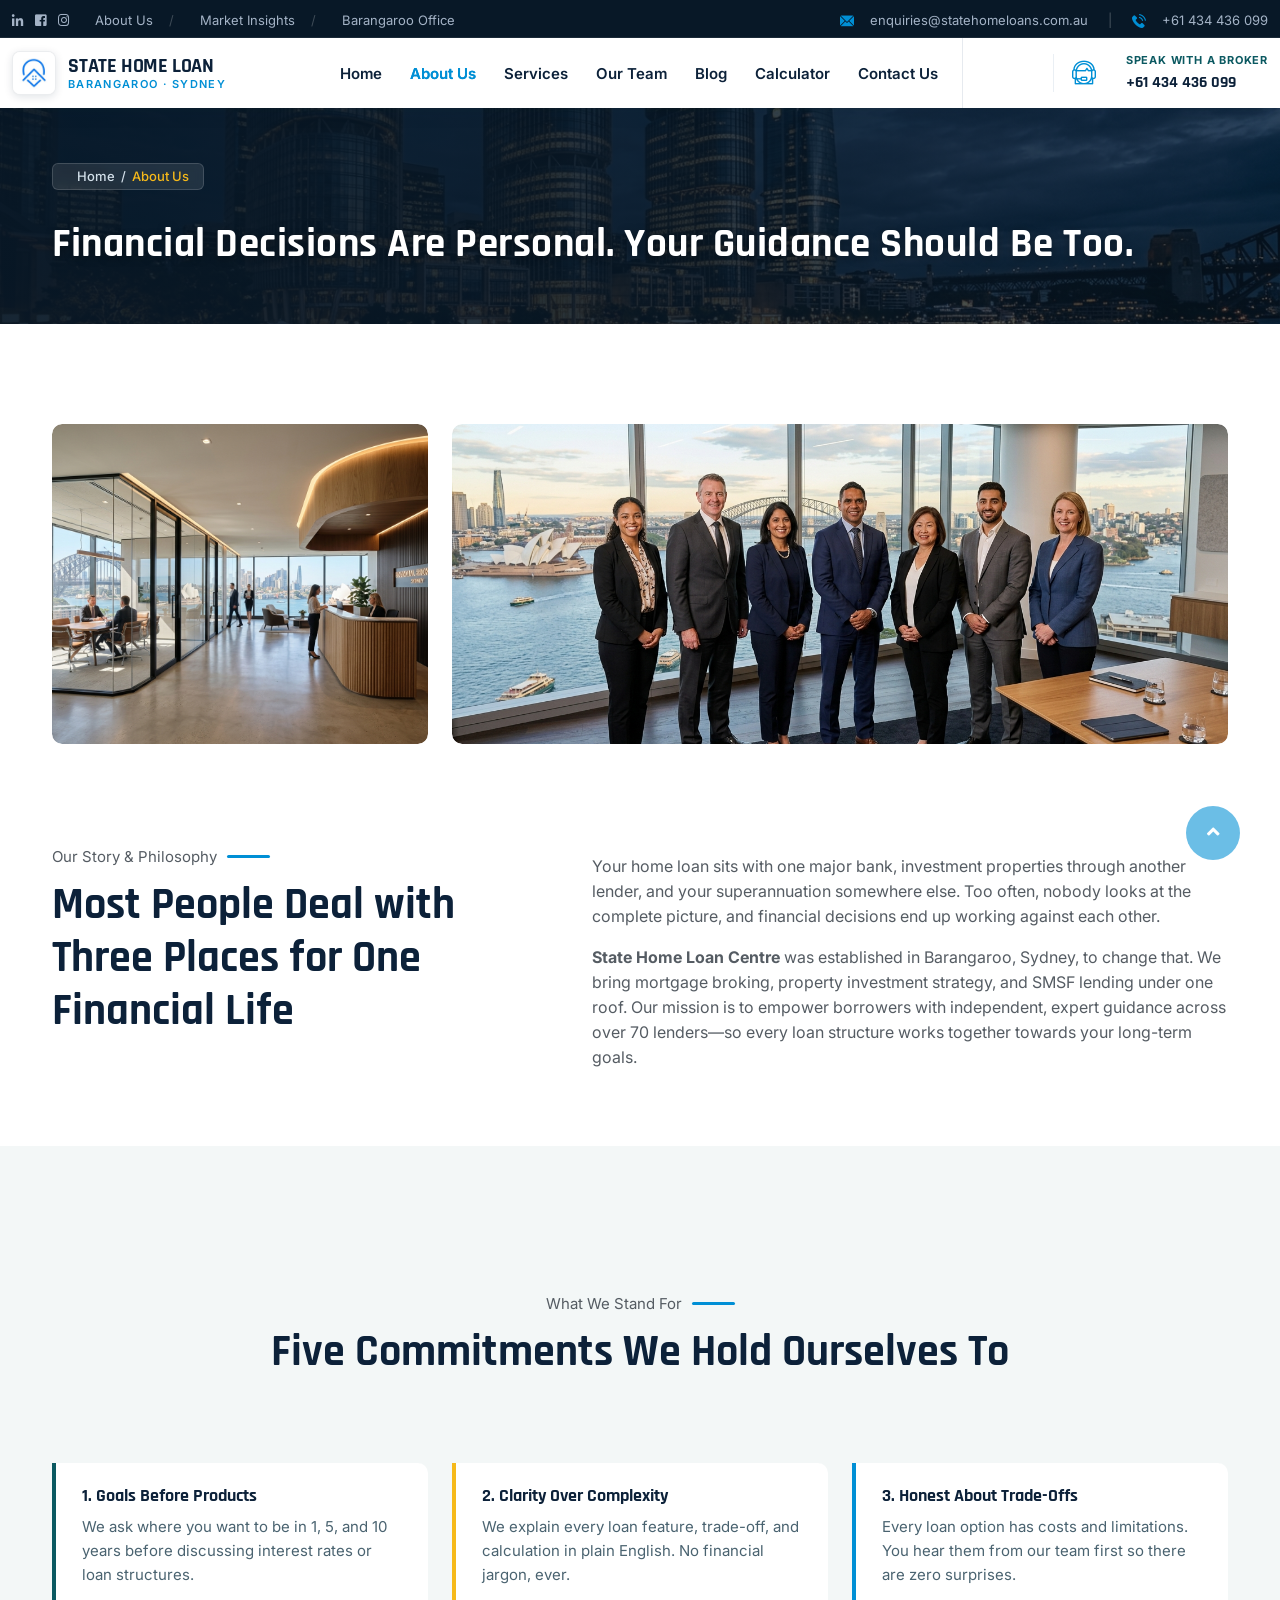
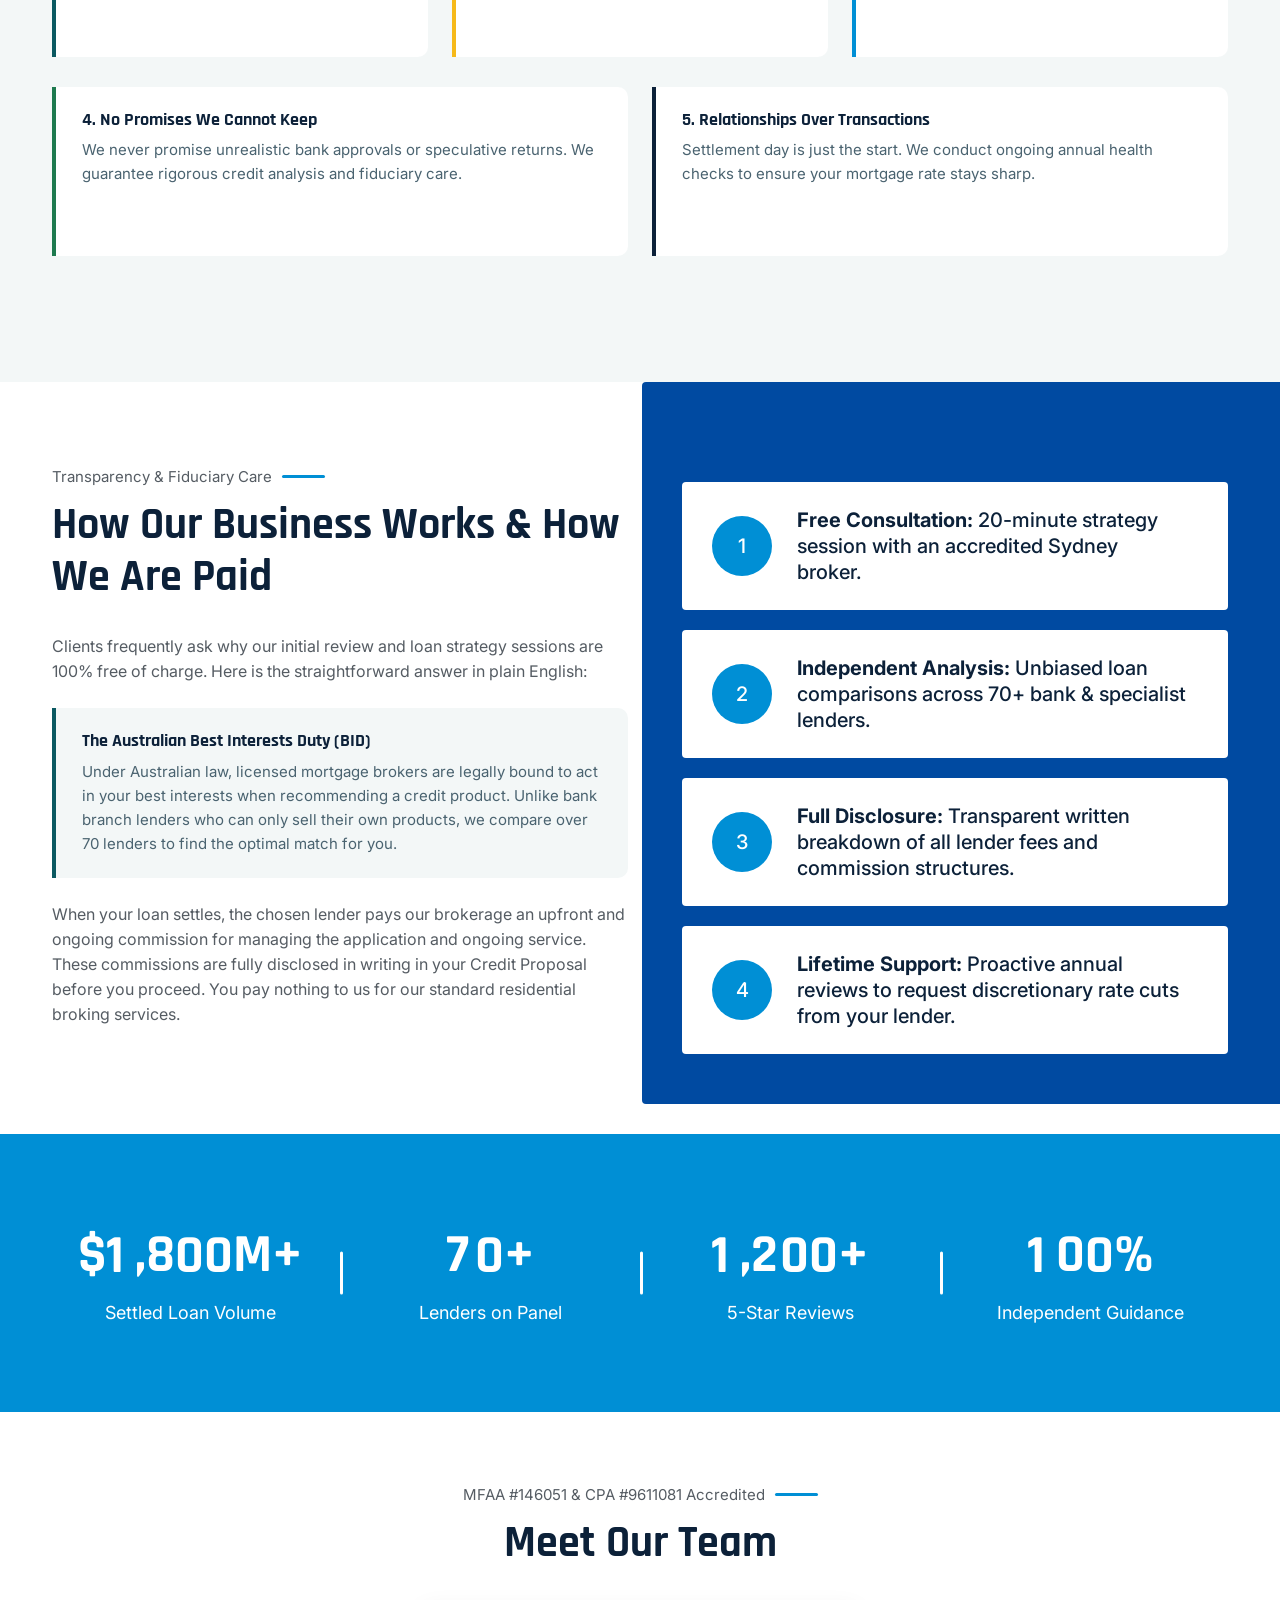
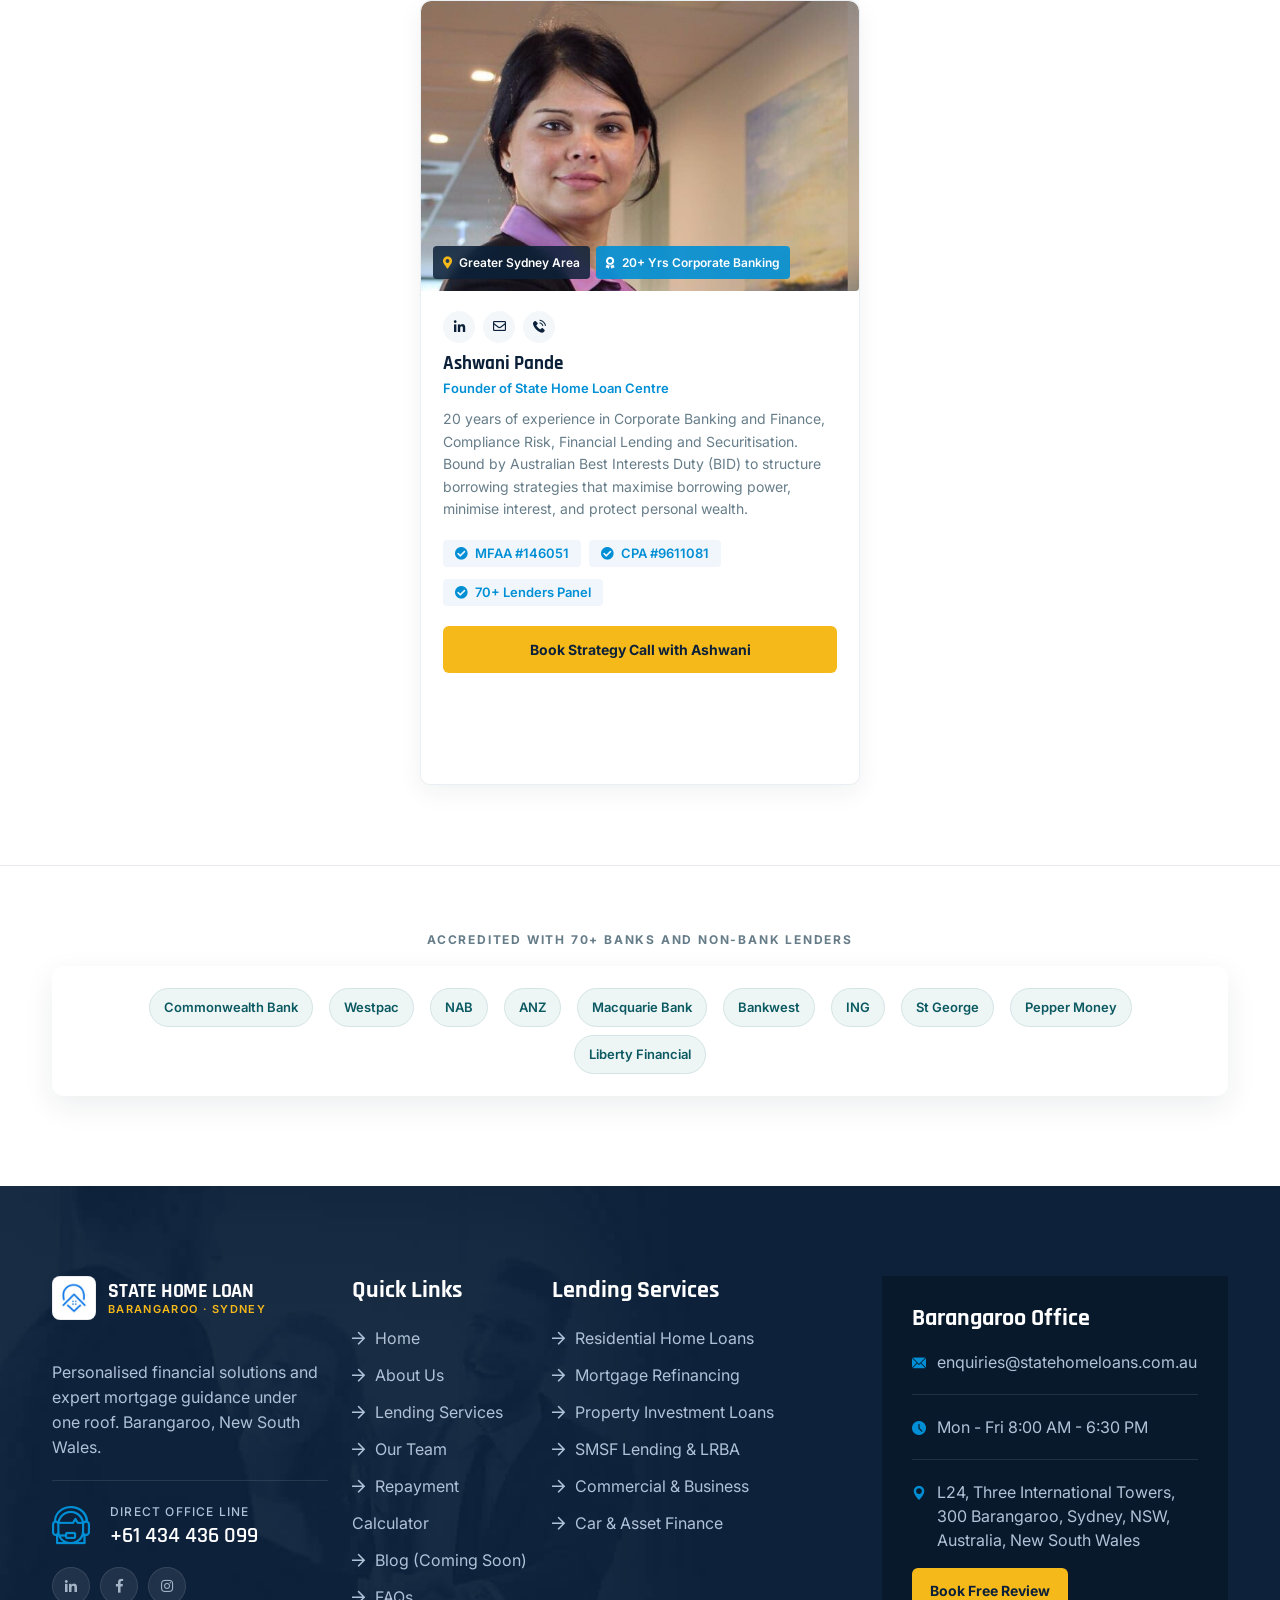
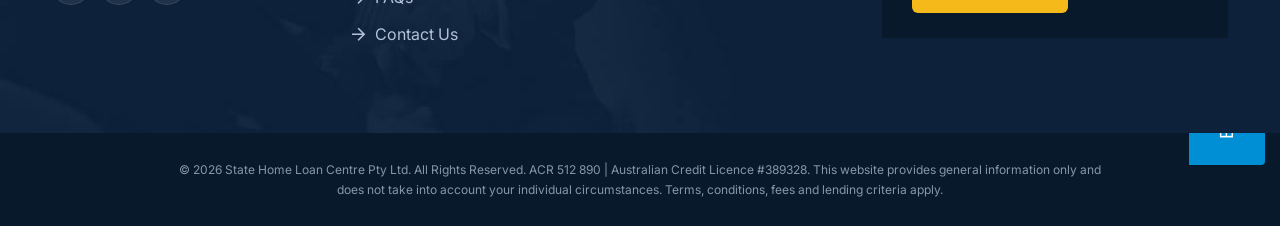
<file: about.html>
<!DOCTYPE html>
<html lang="en">

<head>
    <meta charset="UTF-8">
    <meta name="viewport" content="width=device-width, initial-scale=1.0">
    <title>About Us | State Home Loan Centre | Barangaroo Sydney</title>
    <!-- favicons Icons -->
    <link rel="apple-touch-icon" sizes="180x180" href="assets/images/favicons/apple-touch-icon.png">
    <link rel="icon" type="image/png" sizes="32x32" href="assets/images/favicons/favicon-32x32.png">
    <link rel="icon" type="image/png" sizes="16x16" href="assets/images/favicons/favicon-16x16.png">
    <meta name="description"
        content="Discover State Home Loan Centre, Barangaroo's trusted mortgage broking and lending advisory. One team looking at the whole picture across home loans, refinancing, investments and SMSF.">

    <!-- fonts -->
    <link
        href="https://fonts.googleapis.com/css2?family=Rajdhani:wght@400;500;600;700&family=Inter:ital,wght@0,300;0,400;0,500;0,600;0,700;0,800&display=swap"
        rel="stylesheet">

    <link rel="stylesheet" href="assets/css/bootstrap.min.css">
    <link rel="stylesheet" href="assets/css/fontawesome-all.min.css">
    <link rel="stylesheet" href="assets/css/swiper.min.css">
    <link rel="stylesheet" href="assets/css/animate.min.css">
    <link rel="stylesheet" href="assets/css/pylon-icons.css">
    <link rel="stylesheet" href="assets/css/odometer.min.css">
    <link rel="stylesheet" href="assets/css/magnific-popup.css">
    <link rel="stylesheet" href="assets/css/bootstrap-select.min.css">
    <link rel="stylesheet" href="assets/css/nouislider.min.css">
    <link rel="stylesheet" href="assets/css/nouislider.pips.css">
    <link rel="stylesheet" type="text/css" href="assets/css/flaticon.css">

    <!-- template styles -->
    <link rel="stylesheet" href="assets/css/main.css">
    <link rel="stylesheet" href="assets/css/state-custom.css">
    <script src="assets/js/state-components.js"></script>
</head>

<body>
    <div class="preloader">
        <img class="preloader__image" src="assets/images/loader.png" alt="State Home Loan Centre loading">
    </div>

    <div class="page-wrapper">
        <site-header></site-header>

        <!-- Page Header -->
        <section class="page-header">
            <div class="page-header__bg"
                style="background-image: url(assets/images/backgrounds/page-header-bg-1-1.jpg);"></div>
            <div class="container">
                <ul class="thm-breadcrumb list-unstyled">
                    <li><a href="index.html">Home</a></li>
                    <li>/</li>
                    <li><span>About Us</span></li>
                </ul>
                <h2>Financial Decisions Are Personal. Your Guidance Should Be Too.</h2>
            </div>
        </section>

        <!-- About Intro Section -->
        <section class="about-three">
            <div class="container">
                <div class="row">
                    <div class="col-lg-4">
                        <div class="about-three__image">
                            <img src="assets/images/resources/about-3-1.png" alt="State Home Loan Centre Sydney office">
                        </div>
                    </div>
                    <div class="col-lg-8">
                        <div class="about-three__image">
                            <img src="assets/images/resources/about-3-2.png" alt="Sydney mortgage broker team">
                            <div class="about-three__image-text">Barangaroo · Sydney</div>
                        </div>
                    </div>
                </div>
                <div class="row pt-50">
                    <div class="col-lg-5">
                        <div class="block-title text-left">
                            <p>Our Story &amp; Philosophy</p>
                            <h2>Most People Deal with Three Places for One Financial Life</h2>
                        </div>
                    </div>
                    <div class="col-lg-7">
                        <p class="block-text">Your home loan sits with one major bank, investment properties through
                            another lender, and your superannuation somewhere else. Too often, nobody looks at the
                            complete picture, and financial decisions end up working against each other.</p>
                        <p class="block-text" style="margin-top:14px;"><strong>State Home Loan Centre</strong> was
                            established in Barangaroo, Sydney, to change that. We bring mortgage broking, property
                            investment strategy, and SMSF lending under one roof. Our mission is to empower borrowers
                            with independent, expert guidance across over 70 lenders—so every loan structure works
                            together towards your long-term goals.</p>
                    </div>
                </div>
            </div>
        </section>

        <!-- 5 Core Commitments Section -->
        <section class="feature-one pb-20 pt-20" style="background:#f3f7f7;">
            <div class="container">
                <div class="block-title text-center mb-50">
                    <p>What We Stand For</p>
                    <h2>Five Commitments We Hold Ourselves To</h2>
                </div>
                <div class="row">
                    <div class="col-lg-4 col-md-6 mb-30">
                        <div class="shl-highlight-box" style="height:100%;background:#fff;border-left-color:#0b5961;">
                            <h4>1. Goals Before Products</h4>
                            <p>We ask where you want to be in 1, 5, and 10 years before discussing interest rates or
                                loan structures.</p>
                        </div>
                    </div>
                    <div class="col-lg-4 col-md-6 mb-30">
                        <div class="shl-highlight-box" style="height:100%;background:#fff;border-left-color:#f6b91a;">
                            <h4>2. Clarity Over Complexity</h4>
                            <p>We explain every loan feature, trade-off, and calculation in plain English. No financial
                                jargon, ever.</p>
                        </div>
                    </div>
                    <div class="col-lg-4 col-md-6 mb-30">
                        <div class="shl-highlight-box" style="height:100%;background:#fff;border-left-color:#008FD5;">
                            <h4>3. Honest About Trade-Offs</h4>
                            <p>Every loan option has costs and limitations. You hear them from our team first so there
                                are zero surprises.</p>
                        </div>
                    </div>
                    <div class="col-lg-6 col-md-6 mb-30">
                        <div class="shl-highlight-box" style="height:100%;background:#fff;border-left-color:#1e7a4f;">
                            <h4>4. No Promises We Cannot Keep</h4>
                            <p>We never promise unrealistic bank approvals or speculative returns. We guarantee rigorous
                                credit analysis and fiduciary care.</p>
                        </div>
                    </div>
                    <div class="col-lg-6 col-md-12 mb-30">
                        <div class="shl-highlight-box" style="height:100%;background:#fff;border-left-color:#0c2139;">
                            <h4>5. Relationships Over Transactions</h4>
                            <p>Settlement day is just the start. We conduct ongoing annual health checks to ensure your
                                mortgage rate stays sharp.</p>
                        </div>
                    </div>
                </div>
            </div>
        </section>

        <!-- How We Are Remunerated & Best Interests Duty -->
        <section class="about-one pt-90 pb-90">
            <div class="container">
                <div class="row align-items-center">
                    <div class="col-lg-6">
                        <div class="block-title text-left">
                            <p>Transparency &amp; Fiduciary Care</p>
                            <h2>How Our Business Works &amp; How We Are Paid</h2>
                        </div>
                        <p>Clients frequently ask why our initial review and loan strategy sessions are 100% free of
                            charge. Here is the straightforward answer in plain English:</p>
                        <div class="shl-highlight-box">
                            <h4>The Australian Best Interests Duty (BID)</h4>
                            <p>Under Australian law, licensed mortgage brokers are legally bound to act in your best
                                interests when recommending a credit product. Unlike bank branch lenders who can only
                                sell their own products, we compare over 70 lenders to find the optimal match for you.
                            </p>
                        </div>
                        <p>When your loan settles, the chosen lender pays our brokerage an upfront and ongoing
                            commission for managing the application and ongoing service. These commissions are fully
                            disclosed in writing in your Credit Proposal before you proceed. You pay nothing to us for
                            our standard residential broking services.</p>
                    </div>
                    <div class="col-lg-6">
                        <div class="trusted-company__box-wrap" style="margin-top:20px;">
                            <div class="trusted-company__box">
                                <span>1</span>
                                <p><strong>Free Consultation:</strong> 20-minute strategy session with an accredited
                                    Sydney broker.</p>
                            </div>
                            <div class="trusted-company__box">
                                <span>2</span>
                                <p><strong>Independent Analysis:</strong> Unbiased loan comparisons across 70+ bank
                                    &amp; specialist lenders.</p>
                            </div>
                            <div class="trusted-company__box">
                                <span>3</span>
                                <p><strong>Full Disclosure:</strong> Transparent written breakdown of all lender fees
                                    and commission structures.</p>
                            </div>
                            <div class="trusted-company__box">
                                <span>4</span>
                                <p><strong>Lifetime Support:</strong> Proactive annual reviews to request discretionary
                                    rate cuts from your lender.</p>
                            </div>
                        </div>
                    </div>
                </div>
            </div>
        </section>

        <!-- Funfacts -->
        <section class="funfact-one">
            <div class="funfact-one__bg" style="background-image: url(assets/images/backgrounds/funfact-bg-1-1.jpg);">
            </div>
            <div class="container">
                <div class="row">
                    <div class="col-md-6 col-lg-3">
                        <div class="funfact-one__box">
                            <h3>$<span class="odometer" data-count="1800">00</span>M+</h3>
                            <p>Settled Loan Volume</p>
                        </div>
                    </div>
                    <div class="col-md-6 col-lg-3">
                        <div class="funfact-one__box">
                            <h3><span class="odometer" data-count="70">00</span>+</h3>
                            <p>Lenders on Panel</p>
                        </div>
                    </div>
                    <div class="col-md-6 col-lg-3">
                        <div class="funfact-one__box">
                            <h3><span class="odometer" data-count="1200">00</span>+</h3>
                            <p>5-Star Reviews</p>
                        </div>
                    </div>
                    <div class="col-md-6 col-lg-3">
                        <div class="funfact-one__box">
                            <h3><span class="odometer" data-count="100">00</span>%</h3>
                            <p>Independent Guidance</p>
                        </div>
                    </div>
                </div>
            </div>
        </section>

        <!-- Team Preview Section -->
        <section class="team-about-page pb-90 pt-100">
            <div class="container">
                <div class="block-title text-center">
                    <p>MFAA #146051 &amp; CPA #9611081 Accredited</p>
                    <h2>Meet Our Team</h2>
                </div>
                <div class="row justify-content-center">
                    <div class="col-lg-5 col-md-8">
                        <div class="team-one__card mb-30" style="max-width:440px;margin-left:auto;margin-right:auto;box-shadow:0 12px 35px rgba(12,33,57,0.08);border:1px solid #EAEFF4;border-radius:12px;overflow:hidden;">
                            <div class="team-one__image" style="position:relative;background:#f0f4f8;">
                                <img src="assets/images/team/ashwani-pande.jpg" alt="Ashwani Pande Founder State Home Loan Centre" style="width:100%;height:360px;object-fit:cover;object-position:center top;">
                                <div style="position:absolute;bottom:12px;left:12px;right:12px;display:flex;flex-wrap:wrap;gap:6px;">
                                    <span style="background:rgba(12,33,57,0.85);backdrop-filter:blur(4px);color:#FFFFFF;padding:4px 10px;border-radius:4px;font-size:12px;font-weight:600;"><i class="fa fa-map-marker-alt" style="color:#F6B91A;margin-right:4px;"></i> Greater Sydney Area</span>
                                    <span style="background:rgba(0,143,213,0.9);backdrop-filter:blur(4px);color:#FFFFFF;padding:4px 10px;border-radius:4px;font-size:12px;font-weight:600;"><i class="fa fa-award" style="margin-right:4px;"></i> 20+ Yrs Corporate Banking</span>
                                </div>
                            </div>
                            <div class="team-one__content" style="padding:24px;">
                                <div class="team-one__social mb-15">
                                    <a href="https://www.linkedin.com/in/ashwanipande?utm_source=share_via&utm_content=profile&utm_medium=member_android" target="_blank" rel="noopener noreferrer" class="fab fa-linkedin-in" aria-label="LinkedIn"></a>
                                    <a href="mailto:enquiries@statehomeloans.com.au" class="far fa-envelope" aria-label="Email"></a>
                                    <a href="tel:+61434436099" class="pylon-icon-telephone" aria-label="Call +61 434 436 099"></a>
                                </div>
                                <h3 style="font-size:24px;color:#0C2139;margin-bottom:4px;font-weight:700;"><a href="team.html">Ashwani Pande</a></h3>
                                <span style="font-size:15px;color:#008FD5;font-weight:600;display:block;margin-bottom:12px;">Founder of State Home Loan Centre</span>
                                <p style="font-size:14px;color:#667d89;margin-top:0;line-height:1.6;">
                                    20 years of experience in Corporate Banking and Finance, Compliance Risk, Financial Lending and Securitisation. Bound by Australian Best Interests Duty (BID) to structure borrowing strategies that maximise borrowing power, minimise interest, and protect personal wealth.
                                </p>
                                <div class="shl-broker-badges mt-15 mb-20" style="display:flex;flex-wrap:wrap;gap:8px;">
                                    <span style="background:#F0F6FB;color:#0C2139;padding:5px 12px;border-radius:4px;font-size:12px;font-weight:600;"><i class="fa fa-check-circle" style="color:#008FD5;margin-right:4px;"></i> MFAA #146051</span>
                                    <span style="background:#F0F6FB;color:#0C2139;padding:5px 12px;border-radius:4px;font-size:12px;font-weight:600;"><i class="fa fa-check-circle" style="color:#008FD5;margin-right:4px;"></i> CPA #9611081</span>
                                    <span style="background:#F0F6FB;color:#0C2139;padding:5px 12px;border-radius:4px;font-size:12px;font-weight:600;"><i class="fa fa-check-circle" style="color:#008FD5;margin-right:4px;"></i> 70+ Lenders Panel</span>
                                </div>
                                <div style="display:grid;gap:10px;">
                                    <button type="button" class="thm-btn shl-btn-gold" data-book="plan" style="padding:11px 20px;font-size:14px;border-radius:6px;width:100%;text-align:center;">
                                        Book Strategy Call with Ashwani
                                    </button>
                                    <a href="team.html" class="thm-btn hero-btn-outline" style="padding:10px 20px;font-size:13px;border-radius:6px;width:100%;text-align:center;display:block;">
                                        View Full Profile &amp; Services &rarr;
                                    </a>
                                </div>
                            </div>
                        </div>
                    </div>
                </div>
            </div>
        </section>

        <!-- Lender Panel -->
        <div class="client-carousel pt-60 pb-60 client-carousel__has-border-top">
            <div class="container text-center">
                <span
                    style="font-size:12px;letter-spacing:0.15em;font-weight:700;text-transform:uppercase;color:#667d89;">
                    Accredited with 70+ Banks and Non-Bank Lenders
                </span>
                <div class="shl-lender-panel" style="margin-top:14px;padding:18px 24px;">
                    <span class="shl-lender-badge">Commonwealth Bank</span>
                    <span class="shl-lender-badge">Westpac</span>
                    <span class="shl-lender-badge">NAB</span>
                    <span class="shl-lender-badge">ANZ</span>
                    <span class="shl-lender-badge">Macquarie Bank</span>
                    <span class="shl-lender-badge">Bankwest</span>
                    <span class="shl-lender-badge">ING</span>
                    <span class="shl-lender-badge">St George</span>
                    <span class="shl-lender-badge">Pepper Money</span>
                    <span class="shl-lender-badge">Liberty Financial</span>
                </div>
            </div>
        </div>

        <site-footer></site-footer>
    </div><!-- /.page-wrapper -->


    <script src="assets/js/jquery-3.5.1.min.js"></script>
    <script src="assets/js/bootstrap.bundle.min.js"></script>
    <script src="assets/js/swiper.min.js"></script>
    <script src="assets/js/jquery.ajaxchimp.min.js"></script>
    <script src="assets/js/jquery.magnific-popup.min.js"></script>
    <script src="assets/js/jquery.validate.min.js"></script>
    <script src="assets/js/bootstrap-select.min.js"></script>
    <script src="assets/js/wow.js"></script>
    <script src="assets/js/odometer.min.js"></script>
    <script src="assets/js/jquery.appear.min.js"></script>
    <script src="assets/js/wNumb.min.js"></script>
    <script src="assets/js/nouislider.min.js"></script>

    <!-- template js -->
    <script src="assets/js/theme.js"></script>
    <script src="assets/js/state-custom.js"></script>
</body>

</html>
</file>
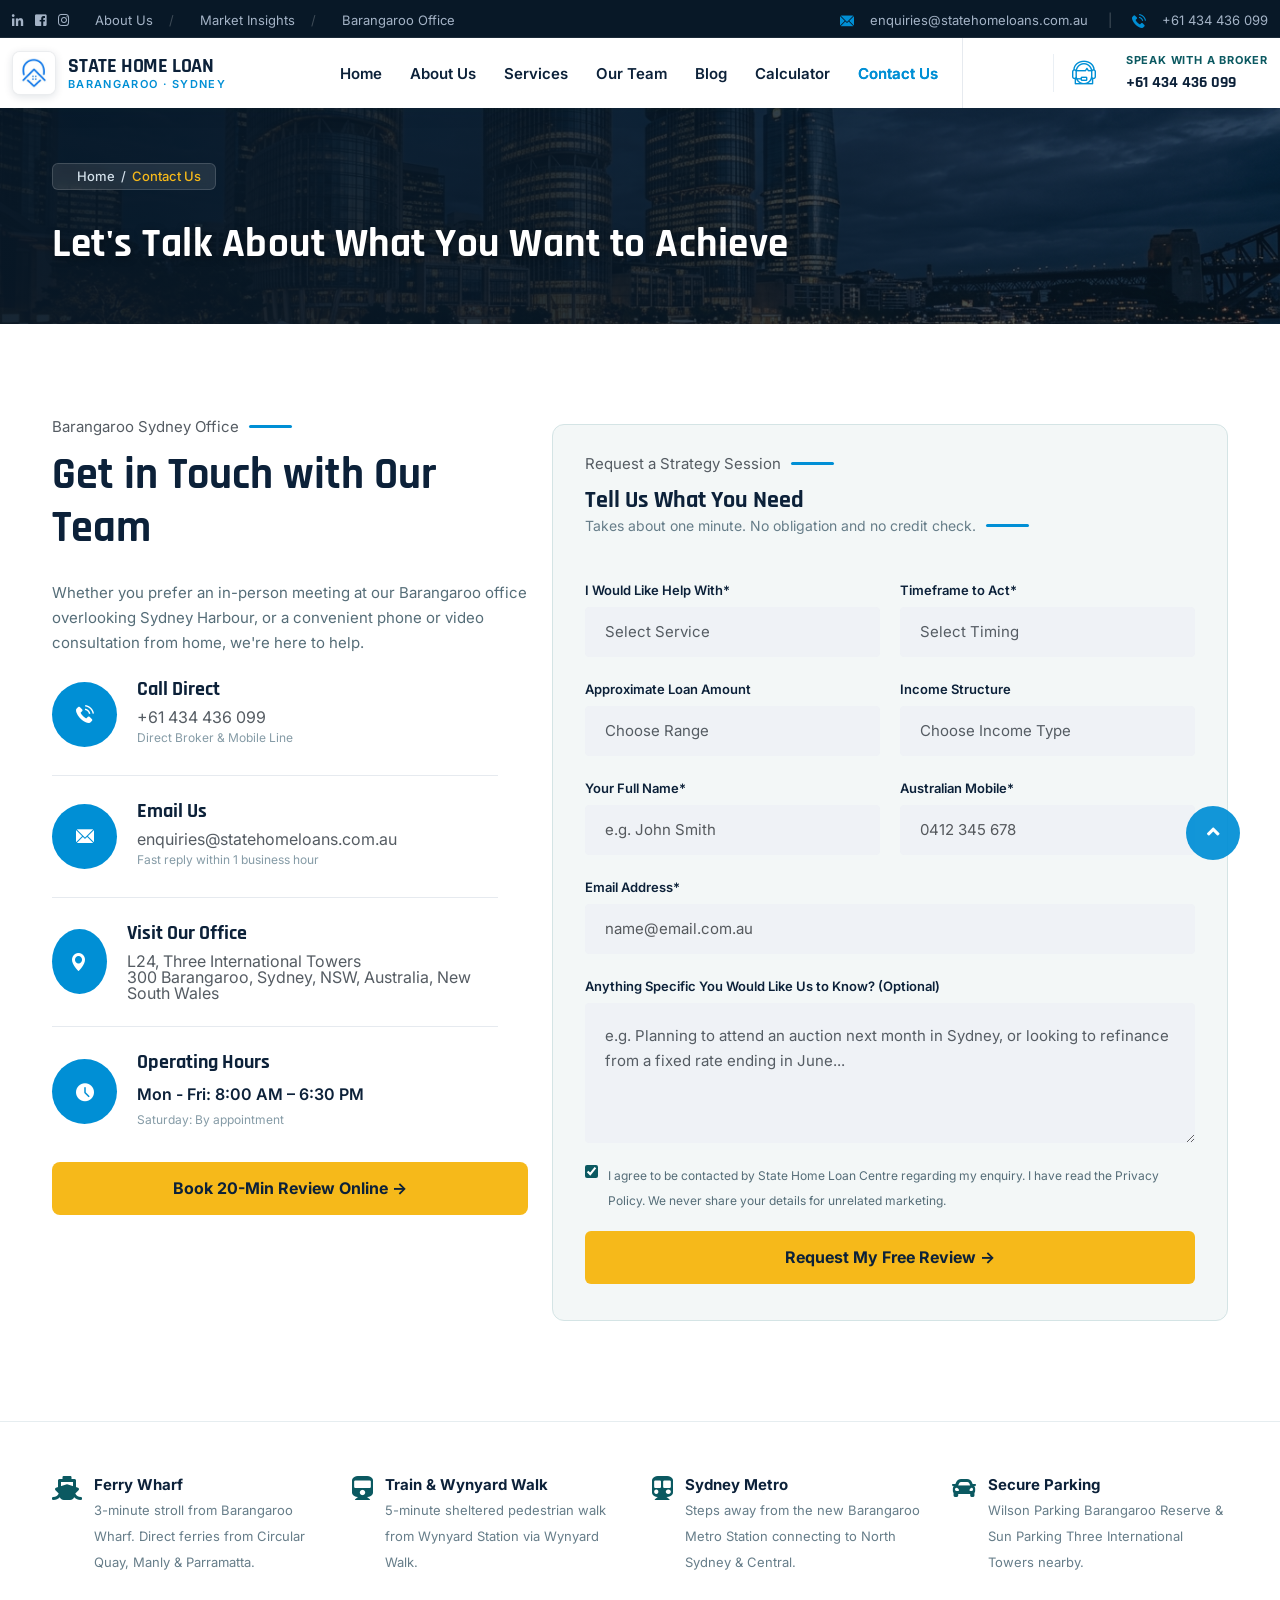
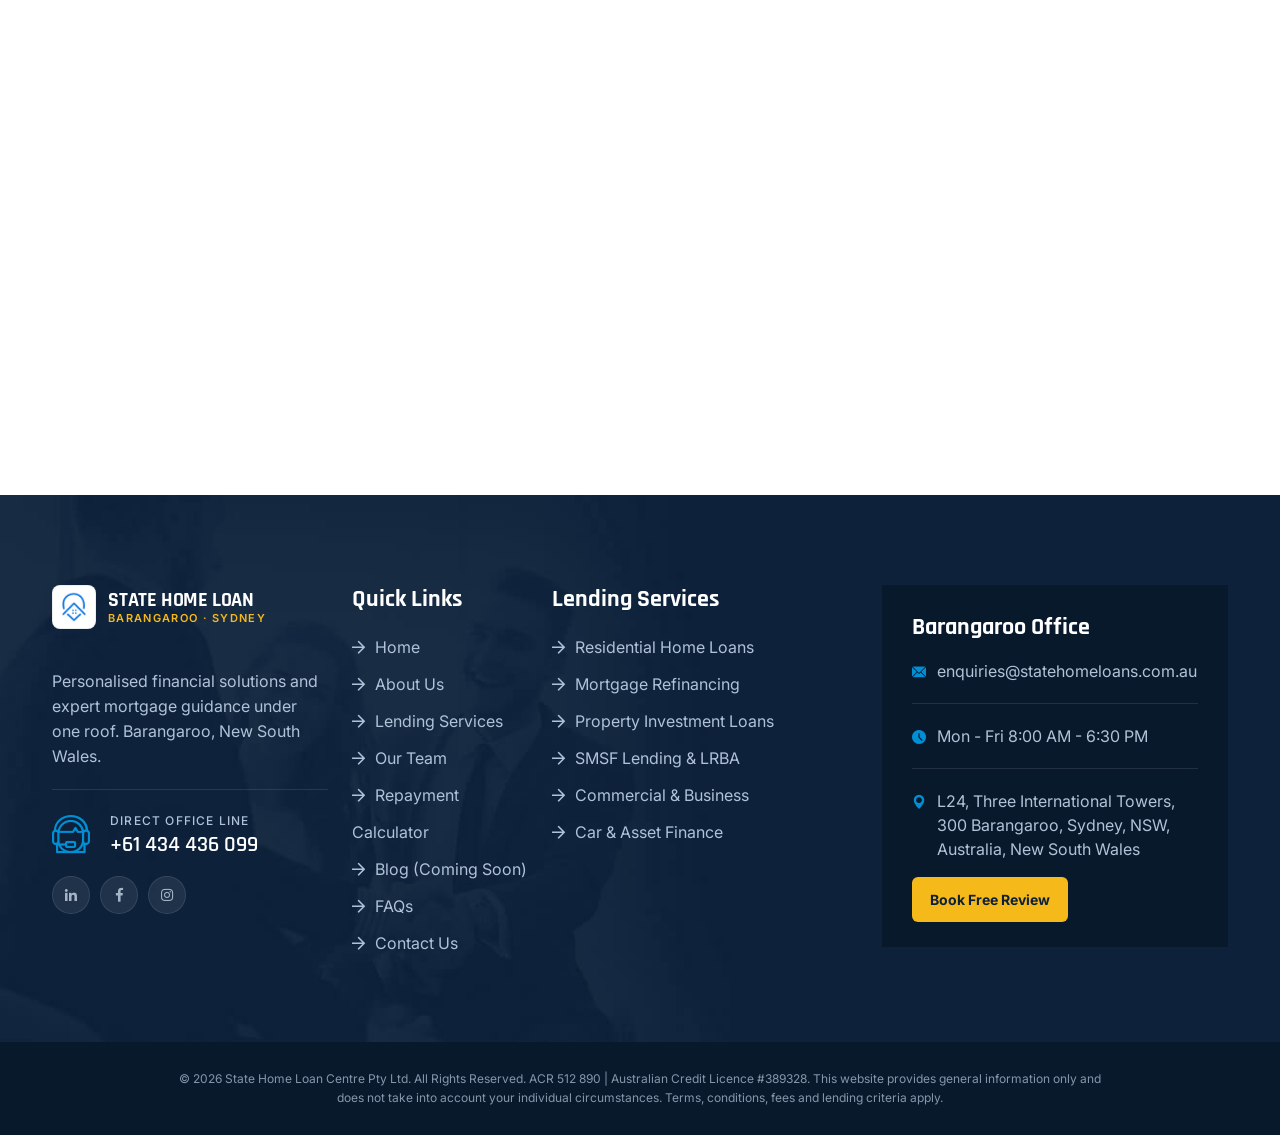
<file: contact.html>
<!DOCTYPE html>
<html lang="en">

<head>
    <meta charset="UTF-8">
    <meta name="viewport" content="width=device-width, initial-scale=1.0">
    <title>Contact Us | State Home Loan Centre | Barangaroo Sydney NSW</title>
    <!-- favicons Icons -->
    <link rel="apple-touch-icon" sizes="180x180" href="assets/images/favicons/apple-touch-icon.png">
    <link rel="icon" type="image/png" sizes="32x32" href="assets/images/favicons/favicon-32x32.png">
    <link rel="icon" type="image/png" sizes="16x16" href="assets/images/favicons/favicon-16x16.png">
    <meta name="description" content="Contact State Home Loan Centre in Barangaroo Sydney. Call +61 434 436 099 or book a free 20-minute mortgage review with our accredited lending team.">

    <!-- fonts -->
    <link href="https://fonts.googleapis.com/css2?family=Rajdhani:wght@400;500;600;700&family=Inter:ital,wght@0,300;0,400;0,500;0,600;0,700;0,800&display=swap" rel="stylesheet">

    <link rel="stylesheet" href="assets/css/bootstrap.min.css">
    <link rel="stylesheet" href="assets/css/fontawesome-all.min.css">
    <link rel="stylesheet" href="assets/css/swiper.min.css">
    <link rel="stylesheet" href="assets/css/animate.min.css">
    <link rel="stylesheet" href="assets/css/pylon-icons.css">
    <link rel="stylesheet" href="assets/css/odometer.min.css">
    <link rel="stylesheet" href="assets/css/magnific-popup.css">
    <link rel="stylesheet" href="assets/css/bootstrap-select.min.css">
    <link rel="stylesheet" href="assets/css/nouislider.min.css">
    <link rel="stylesheet" href="assets/css/nouislider.pips.css">
    <link rel="stylesheet" type="text/css" href="assets/css/flaticon.css">

    <!-- template styles -->
    <link rel="stylesheet" href="assets/css/main.css">
    <link rel="stylesheet" href="assets/css/state-custom.css">
    <script src="assets/js/state-components.js"></script>
</head>

<body>
    <div class="preloader">
        <img class="preloader__image" src="assets/images/loader.png" alt="State Home Loan Centre loading">
    </div>

    <div class="page-wrapper">
        <site-header></site-header>

        <!-- Page Header -->
        <section class="page-header">
            <div class="page-header__bg" style="background-image: url(assets/images/backgrounds/page-header-bg-1-1.jpg);"></div>
            <div class="container">
                <ul class="thm-breadcrumb list-unstyled">
                    <li><a href="index.html">Home</a></li>
                    <li>/</li>
                    <li><span>Contact Us</span></li>
                </ul>
                <h2>Let's Talk About What You Want to Achieve</h2>
            </div>
        </section>

        <!-- Contact Section -->
        <section class="contact-one pt-90 pb-90">
            <div class="container">
                <div class="row">
                    <!-- Left Column: Contact Cards -->
                    <div class="col-lg-5">
                        <div class="contact-one__content">
                            <div class="block-title">
                                <p class="small-title">Barangaroo Sydney Office</p>
                                <h2 class="title-block">Get in Touch with Our Team</h2>
                            </div>
                            <p style="color:#556d78;font-size:15px;margin-bottom:24px;">Whether you prefer an in-person meeting at our Barangaroo office overlooking Sydney Harbour, or a convenient phone or video consultation from home, we're here to help.</p>

                            <div class="contact-one__box">
                                <i class="pylon-icon-telephone"></i>
                                <div class="contact-one__box-content">
                                    <h4>Call Direct</h4>
                                    <a href="tel:+61434436099">+61 434 436 099</a>
                                    <p style="font-size:12px;color:#859ba6;margin:0;">Direct Broker &amp; Mobile Line</p>
                                </div>
                            </div>

                            <div class="contact-one__box">
                                <i class="pylon-icon-email1"></i>
                                <div class="contact-one__box-content">
                                    <h4>Email Us</h4>
                                    <a href="mailto:enquiries@statehomeloans.com.au">enquiries@statehomeloans.com.au</a>
                                    <p style="font-size:12px;color:#859ba6;margin:0;">Fast reply within 1 business hour</p>
                                </div>
                            </div>

                            <div class="contact-one__box">
                                <i class="pylon-icon-pin1"></i>
                                <div class="contact-one__box-content">
                                    <h4>Visit Our Office</h4>
                                    <a href="#map">L24, Three International Towers<br>300 Barangaroo, Sydney, NSW, Australia, New South Wales</a>
                                </div>
                            </div>

                            <div class="contact-one__box">
                                <i class="pylon-icon-clock2"></i>
                                <div class="contact-one__box-content">
                                    <h4>Operating Hours</h4>
                                    <p style="margin:0;color:#0c2139;font-weight:600;">Mon - Fri: 8:00 AM – 6:30 PM</p>
                                    <p style="font-size:12px;color:#859ba6;margin:0;">Saturday: By appointment</p>
                                </div>
                            </div>

                            <div class="mt-30">
                                <button type="button" class="thm-btn shl-btn-gold" data-book style="width:100%;border-radius:8px;padding:14px;">
                                    Book 20-Min Review Online &rarr;
                                </button>
                            </div>
                        </div>
                    </div>

                    <!-- Right Column: Enquiry Form -->
                    <div class="col-lg-7 mt-40 mt-lg-0">
                        <div style="background:#f3f7f7;padding:36px 32px;border-radius:12px;border:1px solid #d4e4e5;">
                            <div class="block-title mb-20">
                                <p class="small-title">Request a Strategy Session</p>
                                <h3 style="font-size:24px;color:#0c2139;font-family:'Rajdhani';font-weight:700;">Tell Us What You Need</h3>
                                <p style="font-size:14px;color:#667d89;">Takes about one minute. No obligation and no credit check.</p>
                            </div>

                            <form action="#" method="post" class="contact-one__form" id="contactEnquiryForm">
                                <div class="row low-gutters">
                                    <div class="col-md-6">
                                        <div class="form-group">
                                            <label style="font-size:13px;font-weight:600;color:#0c2139;display:block;margin-bottom:4px;">I Would Like Help With*</label>
                                            <select name="service" class="form-control contact-one__form-input custom-select" required style="height:50px;">
                                                <option value="">Select Service</option>
                                                <option value="Buying a Home">Buying a Home (First Home or Next Home)</option>
                                                <option value="Refinancing">Refinancing My Current Mortgage</option>
                                                <option value="Investment Property">Investment Property Lending</option>
                                                <option value="SMSF Loans">SMSF Property Loans</option>
                                                <option value="Commercial Finance">Commercial &amp; Business Finance</option>
                                                <option value="Car & Asset">Car &amp; Asset Finance</option>
                                                <option value="Goal Planning">General Goal Planning</option>
                                            </select>
                                        </div>
                                    </div>
                                    <div class="col-md-6">
                                        <div class="form-group">
                                            <label style="font-size:13px;font-weight:600;color:#0c2139;display:block;margin-bottom:4px;">Timeframe to Act*</label>
                                            <select name="timeframe" class="form-control contact-one__form-input custom-select" required style="height:50px;">
                                                <option value="">Select Timing</option>
                                                <option value="Within 30 Days">Within 30 Days (Ready to buy/refinance)</option>
                                                <option value="1 to 3 Months">1 to 3 Months (Actively preparing)</option>
                                                <option value="3 to 6 Months">3 to 6 Months (Getting finances ready)</option>
                                                <option value="Just Exploring">Just Exploring Options</option>
                                            </select>
                                        </div>
                                    </div>
                                    <div class="col-md-6">
                                        <div class="form-group">
                                            <label style="font-size:13px;font-weight:600;color:#0c2139;display:block;margin-bottom:4px;">Approximate Loan Amount</label>
                                            <select name="amount" class="form-control contact-one__form-input custom-select" style="height:50px;">
                                                <option value="">Choose Range</option>
                                                <option value="Under $500k">Under $500,000</option>
                                                <option value="$500k - $1M">$500,000 to $1,000,000</option>
                                                <option value="$1M - $2M">$1,000,000 to $2,000,000</option>
                                                <option value="Over $2M">Over $2,000,000</option>
                                                <option value="Not Sure">Not sure yet</option>
                                            </select>
                                        </div>
                                    </div>
                                    <div class="col-md-6">
                                        <div class="form-group">
                                            <label style="font-size:13px;font-weight:600;color:#0c2139;display:block;margin-bottom:4px;">Income Structure</label>
                                            <select name="income" class="form-control contact-one__form-input custom-select" style="height:50px;">
                                                <option value="">Choose Income Type</option>
                                                <option value="PAYG">Salary / Wages (PAYG)</option>
                                                <option value="Self-Employed">Self-Employed / Business Owner</option>
                                                <option value="Mix">Mix of PAYG &amp; Business</option>
                                                <option value="Other">Investor / Retired / Other</option>
                                            </select>
                                        </div>
                                    </div>
                                    <div class="col-md-6">
                                        <div class="form-group">
                                            <label style="font-size:13px;font-weight:600;color:#0c2139;display:block;margin-bottom:4px;">Your Full Name*</label>
                                            <input type="text" placeholder="e.g. John Smith" class="form-control contact-one__form-input" name="name" required style="height:50px;">
                                        </div>
                                    </div>
                                    <div class="col-md-6">
                                        <div class="form-group">
                                            <label style="font-size:13px;font-weight:600;color:#0c2139;display:block;margin-bottom:4px;">Australian Mobile*</label>
                                            <input type="tel" placeholder="0412 345 678" class="form-control contact-one__form-input" name="phone" required style="height:50px;">
                                        </div>
                                    </div>
                                    <div class="col-md-12">
                                        <div class="form-group">
                                            <label style="font-size:13px;font-weight:600;color:#0c2139;display:block;margin-bottom:4px;">Email Address*</label>
                                            <input type="email" placeholder="name@email.com.au" class="form-control contact-one__form-input" name="email" required style="height:50px;">
                                        </div>
                                    </div>
                                    <div class="col-md-12">
                                        <div class="form-group">
                                            <label style="font-size:13px;font-weight:600;color:#0c2139;display:block;margin-bottom:4px;">Anything Specific You Would Like Us to Know? (Optional)</label>
                                            <textarea name="message" placeholder="e.g. Planning to attend an auction next month in Sydney, or looking to refinance from a fixed rate ending in June..." class="contact-one__form-input" rows="3"></textarea>
                                        </div>
                                    </div>
                                    <div class="col-md-12">
                                        <label style="display:flex;gap:10px;align-items:flex-start;font-size:12px;color:#556d78;margin-bottom:18px;">
                                            <input type="checkbox" name="agree" checked required style="margin-top:2px;accent-color:#0b5961;">
                                            <span>I agree to be contacted by State Home Loan Centre regarding my enquiry. I have read the Privacy Policy. We never share your details for unrelated marketing.</span>
                                        </label>
                                        <button class="thm-btn shl-btn-gold" type="submit" style="width:100%;border-radius:6px;padding:14px;font-size:16px;">
                                            Request My Free Review &rarr;
                                        </button>
                                    </div>
                                </div>
                            </form>
                        </div>
                    </div>
                </div>
            </div>
        </section>

        <!-- Transport & Location Directions -->
        <section class="sec pt-50 pb-50" style="background:#ffffff;border-top:1px solid #e6edf0;">
            <div class="container">
                <div class="row">
                    <div class="col-lg-3 col-md-6 mb-20">
                        <div style="display:flex;gap:12px;align-items:flex-start;">
                            <i class="fa fa-ship" style="font-size:24px;color:#0b5961;margin-top:4px;"></i>
                            <div>
                                <b style="color:#0c2139;display:block;font-size:15px;">Ferry Wharf</b>
                                <span style="font-size:13px;color:#667d89;">3-minute stroll from Barangaroo Wharf. Direct ferries from Circular Quay, Manly &amp; Parramatta.</span>
                            </div>
                        </div>
                    </div>
                    <div class="col-lg-3 col-md-6 mb-20">
                        <div style="display:flex;gap:12px;align-items:flex-start;">
                            <i class="fa fa-train" style="font-size:24px;color:#0b5961;margin-top:4px;"></i>
                            <div>
                                <b style="color:#0c2139;display:block;font-size:15px;">Train &amp; Wynyard Walk</b>
                                <span style="font-size:13px;color:#667d89;">5-minute sheltered pedestrian walk from Wynyard Station via Wynyard Walk.</span>
                            </div>
                        </div>
                    </div>
                    <div class="col-lg-3 col-md-6 mb-20">
                        <div style="display:flex;gap:12px;align-items:flex-start;">
                            <i class="fa fa-subway" style="font-size:24px;color:#0b5961;margin-top:4px;"></i>
                            <div>
                                <b style="color:#0c2139;display:block;font-size:15px;">Sydney Metro</b>
                                <span style="font-size:13px;color:#667d89;">Steps away from the new Barangaroo Metro Station connecting to North Sydney &amp; Central.</span>
                            </div>
                        </div>
                    </div>
                    <div class="col-lg-3 col-md-6 mb-20">
                        <div style="display:flex;gap:12px;align-items:flex-start;">
                            <i class="fa fa-car" style="font-size:24px;color:#0b5961;margin-top:4px;"></i>
                            <div>
                                <b style="color:#0c2139;display:block;font-size:15px;">Secure Parking</b>
                                <span style="font-size:13px;color:#667d89;">Wilson Parking Barangaroo Reserve &amp; Sun Parking Three International Towers nearby.</span>
                            </div>
                        </div>
                    </div>
                </div>
            </div>
        </section>

        <!-- Google Map Section (Barangaroo Sydney) -->
        <div class="google-map__home-two" id="map">
            <iframe title="State Home Loan Centre Barangaroo Sydney Map"
                src="https://www.google.com/maps/embed?pb=!1m18!1m12!1m3!1d3312.9204092416954!2d151.20038857640243!3d-33.86462701888204!2m3!1f0!2f0!3f0!3m2!1i1024!2i768!4f13.1!3m3!1m2!1s0x6b12ae402287413d%3A0xe54ef5bbd337d12a!2sThree%20International%20Towers!5e0!3m2!1sen!2sau!4v1710000000000!5m2!1sen!2sau"
                class="map__home-two" style="border:0;width:100%;height:450px;" allowfullscreen="" loading="lazy"></iframe>
        </div>

        <site-footer></site-footer>
    </div>

    <script src="assets/js/jquery-3.5.1.min.js"></script>
    <script src="assets/js/bootstrap.bundle.min.js"></script>
    <script src="assets/js/swiper.min.js"></script>
    <script src="assets/js/jquery.ajaxchimp.min.js"></script>
    <script src="assets/js/jquery.magnific-popup.min.js"></script>
    <script src="assets/js/jquery.validate.min.js"></script>
    <script src="assets/js/bootstrap-select.min.js"></script>
    <script src="assets/js/wow.js"></script>
    <script src="assets/js/odometer.min.js"></script>
    <script src="assets/js/jquery.appear.min.js"></script>
    <script src="assets/js/wNumb.min.js"></script>
    <script src="assets/js/nouislider.min.js"></script>

    <!-- template js -->
    <script src="assets/js/theme.js"></script>
    <script src="assets/js/state-custom.js"></script>
</body>

</html>
</file>
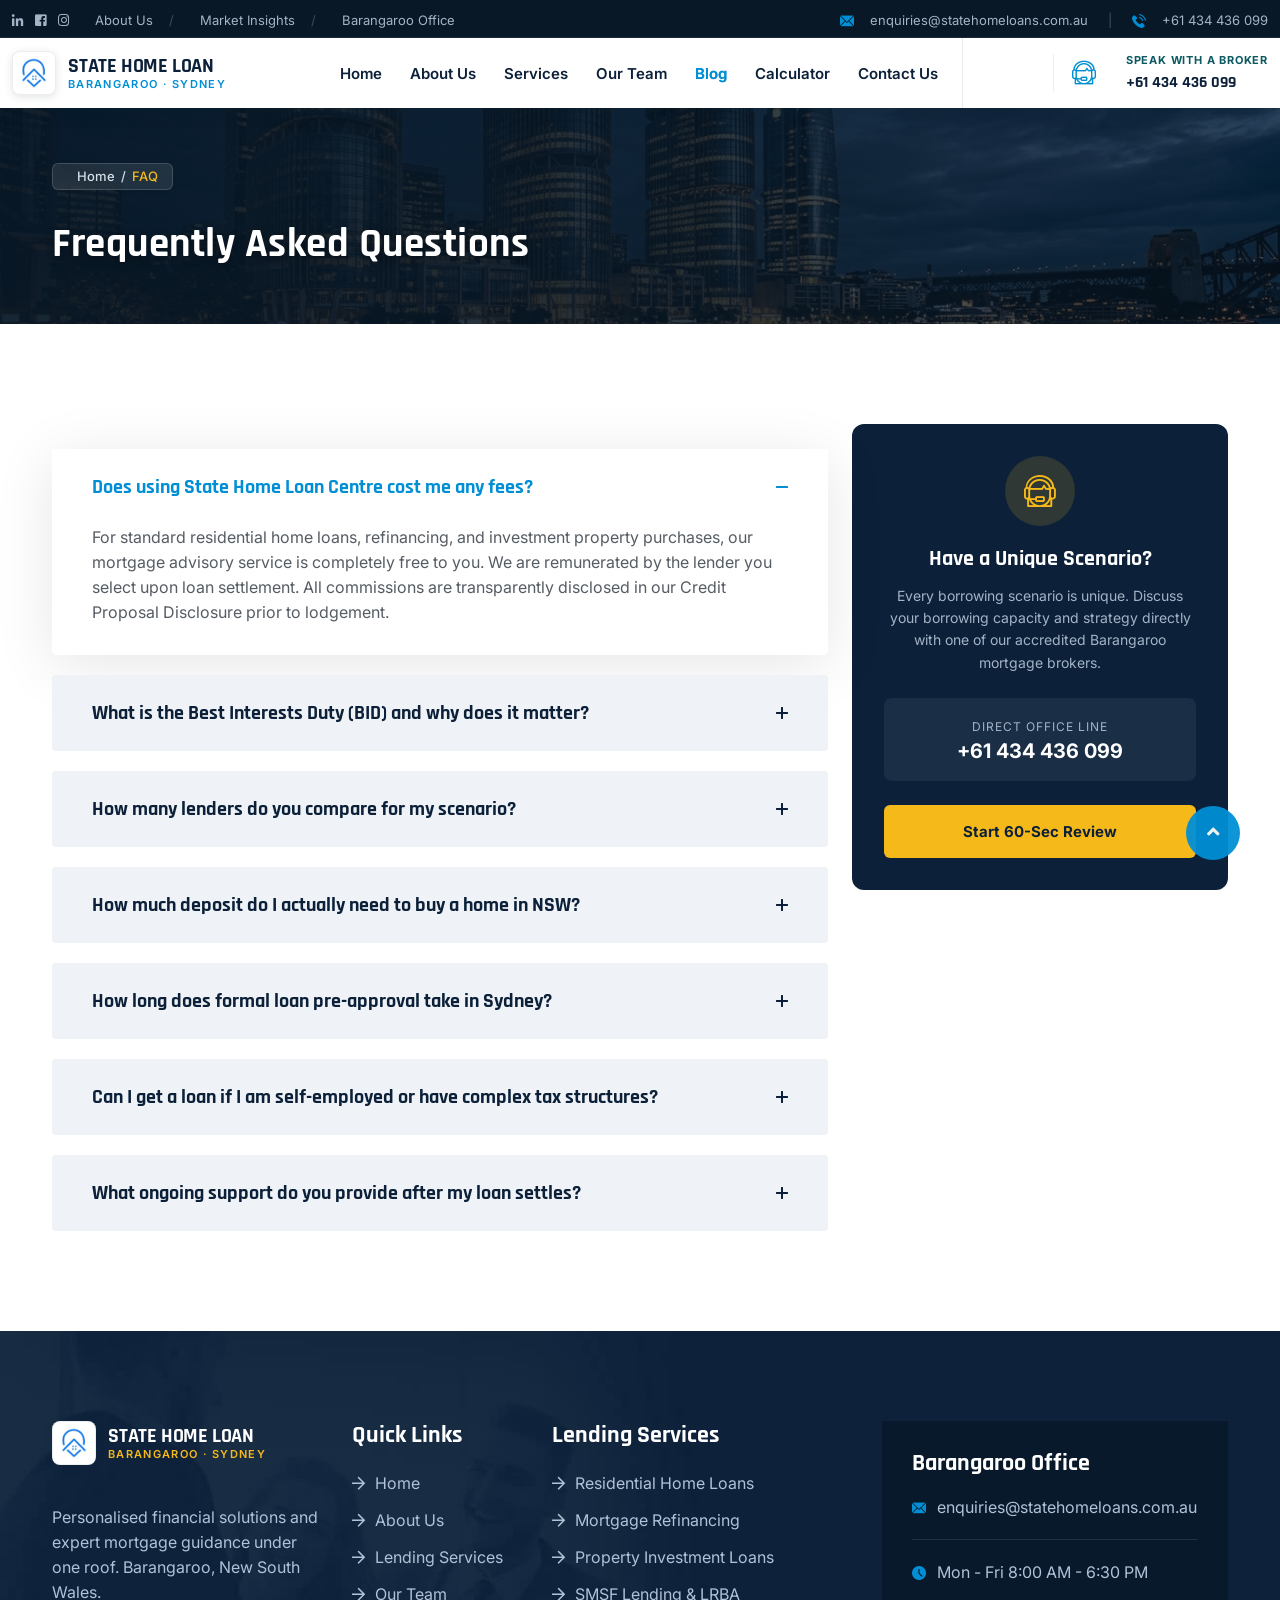
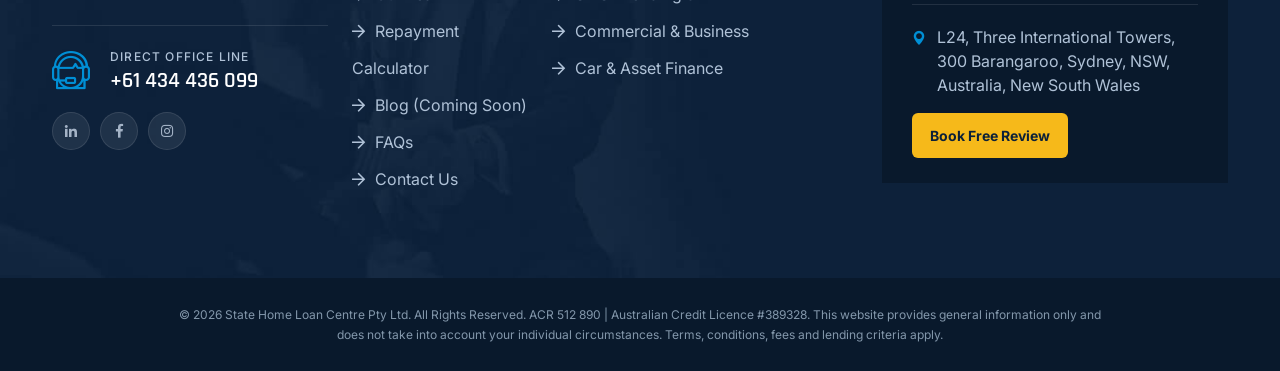
<file: faq.html>
<!DOCTYPE html>
<html lang="en">

<head>
    <meta charset="UTF-8">
    <meta name="viewport" content="width=device-width, initial-scale=1.0">
    <title>Frequently Asked Questions | State Home Loan Centre | Barangaroo Sydney</title>
    <!-- favicons Icons -->
    <link rel="apple-touch-icon" sizes="180x180" href="assets/images/favicons/apple-touch-icon.png">
    <link rel="icon" type="image/png" sizes="32x32" href="assets/images/favicons/favicon-32x32.png">
    <link rel="icon" type="image/png" sizes="16x16" href="assets/images/favicons/favicon-16x16.png">
    <meta name="description" content="Answers to common Australian mortgage questions: broker fees, Best Interests Duty, borrowing capacity, deposit requirements, and refinancing in Sydney NSW.">

    <!-- fonts -->
    <link href="https://fonts.googleapis.com/css2?family=Rubik:ital,wght@0,300;0,400;0,500;0,600;0,700;0,800;0,900;1,300;1,400;1,500;1,600;1,700;1,800;1,900&display=swap" rel="stylesheet">

    <link rel="stylesheet" href="assets/css/bootstrap.min.css">
    <link rel="stylesheet" href="assets/css/fontawesome-all.min.css">
    <link rel="stylesheet" href="assets/css/swiper.min.css">
    <link rel="stylesheet" href="assets/css/animate.min.css">
    <link rel="stylesheet" href="assets/css/pylon-icons.css">
    <link rel="stylesheet" href="assets/css/odometer.min.css">
    <link rel="stylesheet" href="assets/css/magnific-popup.css">
    <link rel="stylesheet" href="assets/css/bootstrap-select.min.css">
    <link rel="stylesheet" href="assets/css/nouislider.min.css">
    <link rel="stylesheet" href="assets/css/nouislider.pips.css">

    <!-- template styles -->
    <link rel="stylesheet" href="assets/css/main.css">
    <link rel="stylesheet" href="assets/css/state-custom.css">
    <script src="assets/js/state-components.js"></script>
</head>

<body>
    <div class="preloader">
        <img class="preloader__image" src="assets/images/loader.png" alt="State Home Loan Centre loading">
    </div>

    <div class="page-wrapper">
        <site-header></site-header>

        <section class="page-header">
            <div class="page-header__bg" style="background-image: url(assets/images/backgrounds/page-header-bg-1-1.jpg);"></div>
            <div class="container">
                <ul class="thm-breadcrumb list-unstyled">
                    <li><a href="index.html">Home</a></li>
                    <li>/</li>
                    <li><span>FAQ</span></li>
                </ul>
                <h2>Frequently Asked Questions</h2>
            </div>
        </section>

        <section class="faq-one faq-one__faq-page pt-80 pb-80">
            <div class="container">
                <div class="row">
                    <div class="col-lg-8">
                        <ul id="accordion" class="mb-0 wow fadeInUp list-unstyled" data-wow-duration="1200ms">
                            <li class="active">
                                <h2 class="para-title active">
                                    <span class="collapsed" role="button" data-toggle="collapse" data-target="#collapseOne" aria-expanded="true" aria-controls="collapseOne">
                                        <i class="far fa-minus"></i>
                                        Does using State Home Loan Centre cost me any fees?
                                    </span>
                                </h2>
                                <div id="collapseOne" class="collapse show" role="button" aria-labelledby="collapseOne" data-parent="#accordion">
                                    <p>For standard residential home loans, refinancing, and investment property purchases, our mortgage advisory service is completely free to you. We are remunerated by the lender you select upon loan settlement. All commissions are transparently disclosed in our Credit Proposal Disclosure prior to lodgement.</p>
                                </div>
                            </li>
                            <li>
                                <h2 class="para-title">
                                    <span class="collapsed" role="button" data-toggle="collapse" data-target="#collapseTwo" aria-expanded="false" aria-controls="collapseTwo">
                                        <i class="far fa-plus"></i>
                                        What is the Best Interests Duty (BID) and why does it matter?
                                    </span>
                                </h2>
                                <div id="collapseTwo" class="collapse" aria-labelledby="collapseTwo" data-parent="#accordion">
                                    <p>Under Australian law, licensed mortgage brokers are legally required to act in your best interests when recommending credit products. In contrast, retail branch lenders are not bound by BID—they can only recommend their employer's products, even if a competitor offers a cheaper rate or better features.</p>
                                </div>
                            </li>
                            <li>
                                <h2 class="para-title">
                                    <span class="collapsed" data-toggle="collapse" data-target="#collapseThree" aria-expanded="false" role="button" aria-controls="collapseThree">
                                        <i class="far fa-plus"></i>
                                        How many lenders do you compare for my scenario?
                                    </span>
                                </h2>
                                <div id="collapseThree" class="collapse" aria-labelledby="collapseThree" data-parent="#accordion">
                                    <p>We hold active accreditations with over 70 Australian lenders. This includes the Big 4 banks (CBA, Westpac, ANZ, NAB), regional lenders (Macquarie, Bank of Queensland, Bendigo, ING, Suncorp), and specialist non-bank institutions for complex, self-employed, or SMSF scenarios.</p>
                                </div>
                            </li>
                            <li>
                                <h2 class="para-title">
                                    <span class="collapsed" data-toggle="collapse" data-target="#collapseFour" aria-expanded="false" role="button" aria-controls="collapseFour">
                                        <i class="far fa-plus"></i>
                                        How much deposit do I actually need to buy a home in NSW?
                                    </span>
                                </h2>
                                <div id="collapseFour" class="collapse" aria-labelledby="collapseFour" data-parent="#accordion">
                                    <p>While a 20% deposit avoids Lenders Mortgage Insurance (LMI), eligible first home buyers can purchase with as little as a 5% deposit through the Australian Government's First Home Guarantee scheme with no LMI payable. We also assist clients with guarantor structures allowing 100% financing.</p>
                                </div>
                            </li>
                            <li>
                                <h2 class="para-title">
                                    <span class="collapsed" data-toggle="collapse" data-target="#collapseFive" aria-expanded="false" role="button" aria-controls="collapseFive">
                                        <i class="far fa-plus"></i>
                                        How long does formal loan pre-approval take in Sydney?
                                    </span>
                                </h2>
                                <div id="collapseFive" class="collapse" aria-labelledby="collapseFive" data-parent="#accordion">
                                    <p>Lender turnaround times vary from 48 hours for fast-tracked digital lenders to 5–7 business days for major institutions during peak periods. As your broker, we actively track daily SLAs across all lenders to recommend options matching your settlement or auction timeline.</p>
                                </div>
                            </li>
                            <li>
                                <h2 class="para-title">
                                    <span class="collapsed" data-toggle="collapse" data-target="#collapseSix" aria-expanded="false" role="button" aria-controls="collapseSix">
                                        <i class="far fa-plus"></i>
                                        Can I get a loan if I am self-employed or have complex tax structures?
                                    </span>
                                </h2>
                                <div id="collapseSix" class="collapse" aria-labelledby="collapseSix" data-parent="#accordion">
                                    <p>Absolutely. We specialize in self-employed scenarios, family trust distributions, company directors, and sole traders. We work directly with your accountant and utilize Alt-Doc or BAS-based income verification policies with specialized Australian lenders.</p>
                                </div>
                            </li>
                            <li>
                                <h2 class="para-title">
                                    <span class="collapsed" data-toggle="collapse" data-target="#collapseSeven" aria-expanded="false" role="button" aria-controls="collapseSeven">
                                        <i class="far fa-plus"></i>
                                        What ongoing support do you provide after my loan settles?
                                    </span>
                                </h2>
                                <div id="collapseSeven" class="collapse" aria-labelledby="collapseSeven" data-parent="#accordion">
                                    <p>Our client relationship does not end at settlement. We perform proactive annual loan health checks, repricing requests with your lender when RBA cash rate shifts occur, and support you when you are ready to upgrade, renovate, or invest.</p>
                                </div>
                            </li>
                        </ul>
                    </div>

                    <div class="col-lg-4">
                        <div class="faq-one__box" style="background:#0C2139;border-radius:12px;padding:32px;color:#FFFFFF;text-align:center;">
                            <div style="width:70px;height:70px;background:rgba(246,185,26,0.15);border-radius:50%;display:flex;align-items:center;justify-content:center;margin:0 auto 20px;">
                                <i class="pylon-icon-tech-support" style="font-size:32px;color:#F6B91A;"></i>
                            </div>
                            <h3 style="color:#FFFFFF;font-size:22px;margin-bottom:12px;">Have a Unique Scenario?</h3>
                            <p style="color:#A4B3C6;font-size:14px;line-height:1.6;margin-bottom:24px;">Every borrowing scenario is unique. Discuss your borrowing capacity and strategy directly with one of our accredited Barangaroo mortgage brokers.</p>
                            
                            <div style="background:rgba(255,255,255,0.06);padding:16px;border-radius:8px;margin-bottom:24px;">
                                <span style="display:block;font-size:12px;color:#A4B3C6;text-transform:uppercase;letter-spacing:1px;">Direct Office Line</span>
                                <a href="tel:+61434436099" style="color:#FFFFFF;font-size:20px;font-weight:700;">+61 434 436 099</a>
                            </div>

                            <button class="thm-btn shl-btn-gold" type="button" data-book style="width:100%;padding:14px;font-size:15px;border-radius:6px;">Start 60-Sec Review</button>
                        </div>
                    </div>
                </div>
            </div>
        </section>

        <site-footer></site-footer>
    </div>


    <script src="assets/js/jquery-3.5.1.min.js"></script>
    <script src="assets/js/bootstrap.bundle.min.js"></script>
    <script src="assets/js/swiper.min.js"></script>
    <script src="assets/js/jquery.ajaxchimp.min.js"></script>
    <script src="assets/js/jquery.magnific-popup.min.js"></script>
    <script src="assets/js/jquery.validate.min.js"></script>
    <script src="assets/js/bootstrap-select.min.js"></script>
    <script src="assets/js/wow.js"></script>
    <script src="assets/js/odometer.min.js"></script>
    <script src="assets/js/jquery.appear.min.js"></script>
    <script src="assets/js/wNumb.min.js"></script>
    <script src="assets/js/nouislider.min.js"></script>

    <!-- template js -->
    <script src="assets/js/theme.js"></script>
    <script src="assets/js/state-custom.js"></script>
</body>

</html>
</file>
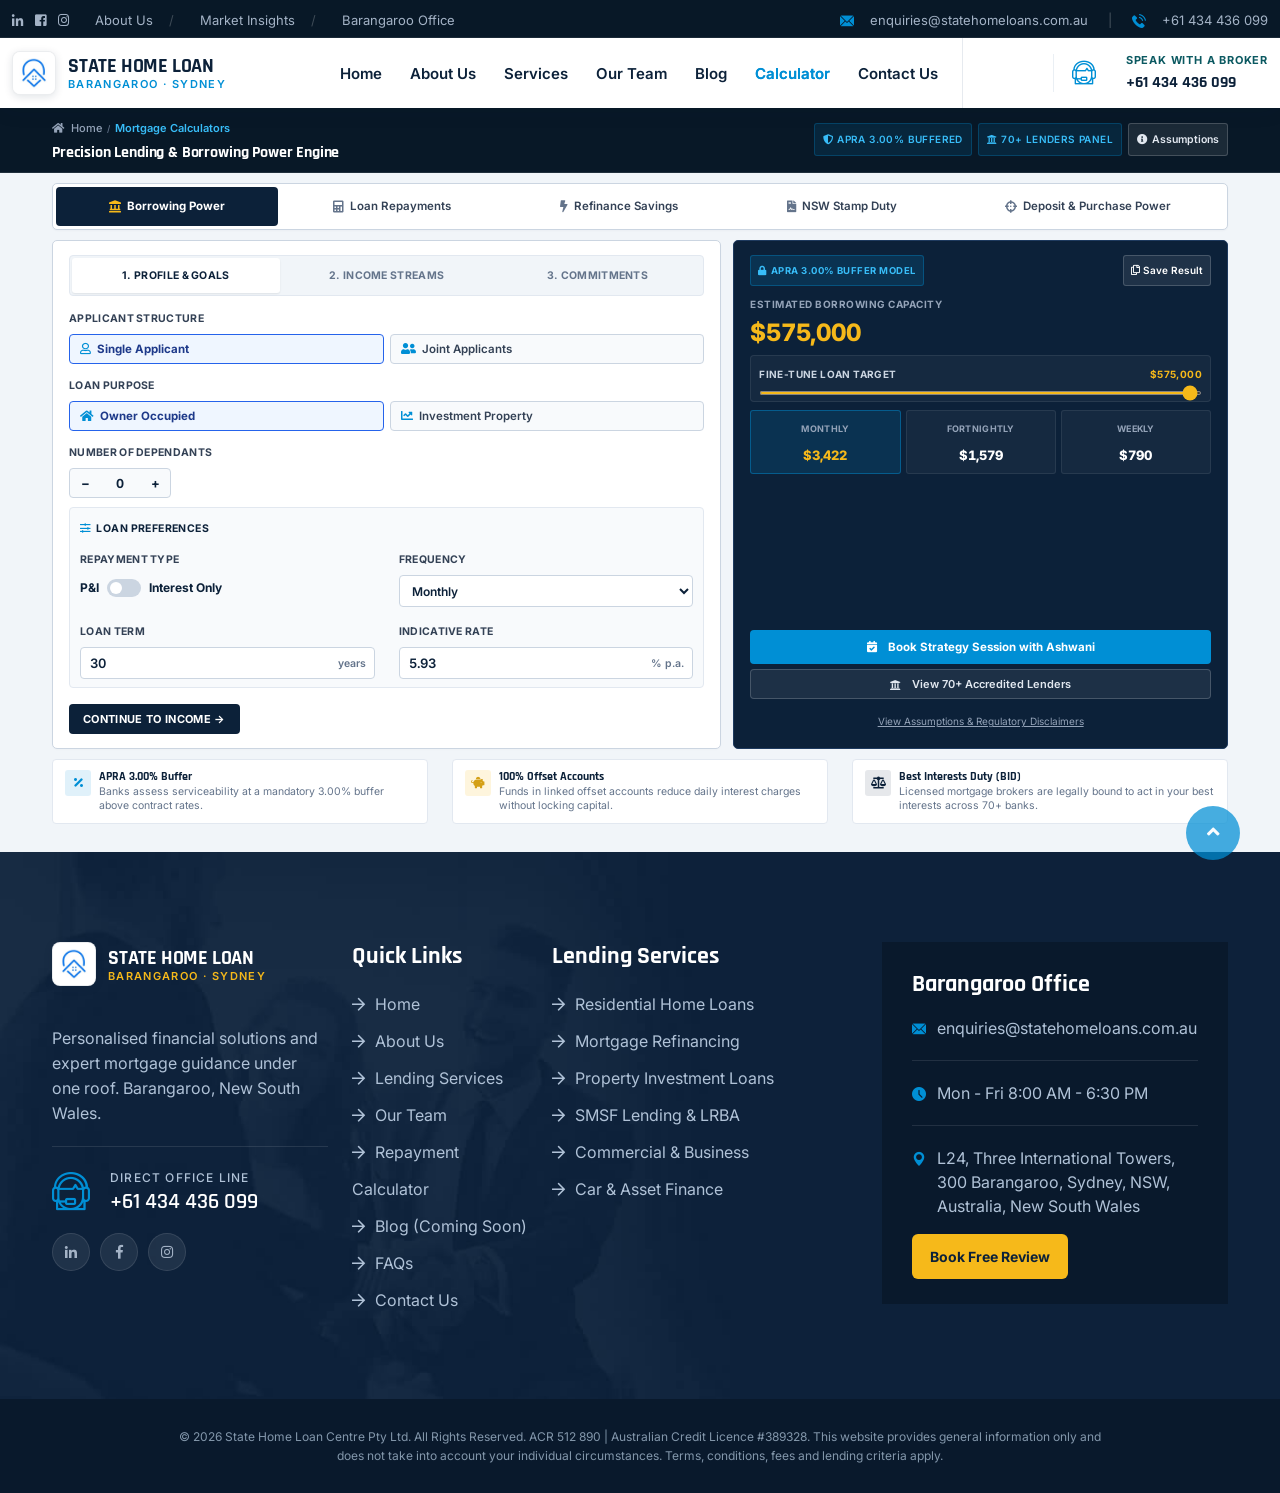
<file: loan-calculator.html>
<!DOCTYPE html>
<html lang="en">

<head>
    <meta charset="UTF-8">
    <meta name="viewport" content="width=device-width, initial-scale=1.0">
    <title>Mortgage Calculators &amp; Borrowing Power | State Home Loan Centre | Barangaroo Sydney</title>
    <!-- favicons Icons -->
    <link rel="apple-touch-icon" sizes="180x180" href="assets/images/favicons/apple-touch-icon.png">
    <link rel="icon" type="image/png" sizes="32x32" href="assets/images/favicons/favicon-32x32.png">
    <link rel="icon" type="image/png" sizes="16x16" href="assets/images/favicons/favicon-16x16.png">
    <meta name="description" content="State Home Loan Centre's interactive mortgage suite. Calculate your borrowing power, loan repayments, NSW stamp duty exemptions, and refinance savings across 70+ Australian lenders.">

    <!-- fonts -->
    <link href="https://fonts.googleapis.com/css2?family=Inter:wght@300;400;500;600;700;800;900&family=Rajdhani:wght@500;600;700&display=swap" rel="stylesheet">

    <link rel="stylesheet" href="assets/css/bootstrap.min.css">
    <link rel="stylesheet" href="assets/css/fontawesome-all.min.css">
    <link rel="stylesheet" href="assets/css/swiper.min.css">
    <link rel="stylesheet" href="assets/css/animate.min.css">
    <link rel="stylesheet" href="assets/css/pylon-icons.css">
    <link rel="stylesheet" href="assets/css/odometer.min.css">
    <link rel="stylesheet" href="assets/css/magnific-popup.css">
    <link rel="stylesheet" href="assets/css/bootstrap-select.min.css">

    <!-- template styles -->
    <link rel="stylesheet" href="assets/css/main.css">
    <link rel="stylesheet" href="assets/css/state-custom.css">
    <link rel="stylesheet" href="assets/css/state-calculator.css">
    <script src="assets/js/state-components.js"></script>
</head>

<body>
    <div class="preloader">
        <img class="preloader__image" src="assets/images/loader.png" alt="State Home Loan Centre loading">
    </div>

    <div class="page-wrapper">
        <site-header></site-header>

        <!-- Enterprise Financial Calculator Top Bar -->
        <div class="shl-calc-topbar">
            <div class="container">
                <div class="shl-calc-topbar__inner">
                    <div class="shl-calc-topbar__left">
                        <nav aria-label="breadcrumb">
                            <ol class="shl-calc-crumb list-unstyled">
                                <li><a href="index.html"><i class="fas fa-home" style="margin-right:4px;"></i> Home</a></li>
                                <li class="sep">/</li>
                                <li class="current">Mortgage Calculators</li>
                            </ol>
                        </nav>
                        <h1 class="shl-calc-heading">Precision Lending &amp; Borrowing Power Engine</h1>
                    </div>
                    <div class="shl-calc-topbar__right">
                        <span class="shl-sec-badge"><i class="fas fa-shield-alt"></i> APRA 3.00% Buffered</span>
                        <span class="shl-sec-badge"><i class="fas fa-university"></i> 70+ Lenders Panel</span>
                        <button type="button" class="shl-sec-link" onclick="document.getElementById('az-disc-modal').classList.add('active');"><i class="fas fa-info-circle"></i> Assumptions</button>
                    </div>
                </div>
            </div>
        </div>

        <!-- Calculator Section (Screen-Fitted) -->
        <section class="shl-calc-page">
            <div class="container">
                <!-- Custom Luxury Segmented Tab Navigation -->
                <div class="shl-tabs-wrapper">
                    <button type="button" class="shl-nav-tab active" data-az-tab="borrowing">
                        <i class="fas fa-landmark"></i>
                        <span>Borrowing Power</span>
                    </button>
                    <button type="button" class="shl-nav-tab" data-az-tab="repayment">
                        <i class="fas fa-calculator"></i>
                        <span>Loan Repayments</span>
                    </button>
                    <button type="button" class="shl-nav-tab" data-az-tab="refinance">
                        <i class="fas fa-bolt"></i>
                        <span>Refinance Savings</span>
                    </button>
                    <button type="button" class="shl-nav-tab" data-az-tab="stampduty">
                        <i class="fas fa-file-contract"></i>
                        <span>NSW Stamp Duty</span>
                    </button>
                    <button type="button" class="shl-nav-tab" data-az-tab="savings">
                        <i class="fas fa-crosshairs"></i>
                        <span>Deposit &amp; Purchase Power</span>
                    </button>
                </div>

                <!-- ==========================================
                     TAB 1: BORROWING POWER (Custom Executive UI)
                     ========================================== -->
                <div id="az-panel-borrowing" class="az-calc-panel">
                    <div class="shl-calc-container">
                        <!-- Left Inputs Card -->
                        <div class="shl-input-card">
                            <!-- Step Navigation Pill -->
                            <div class="shl-stepper-nav">
                                <button type="button" class="shl-step-pill active" data-az-step="details">1. Profile &amp; Goals</button>
                                <button type="button" class="shl-step-pill" data-az-step="income">2. Income Streams</button>
                                <button type="button" class="shl-step-pill" data-az-step="expenses">3. Commitments</button>
                            </div>

                            <!-- Pane 1: Profile & Purpose -->
                            <div id="az-step-details" class="az-step-pane">
                                <div class="shl-field-group">
                                    <label class="shl-field-label">Applicant Structure</label>
                                    <div class="shl-segmented-picker">
                                        <button type="button" id="az-btn-single" class="shl-picker-option active">
                                            <i class="far fa-user"></i>
                                            <span>Single Applicant</span>
                                        </button>
                                        <button type="button" id="az-btn-joint" class="shl-picker-option">
                                            <i class="fas fa-user-friends"></i>
                                            <span>Joint Applicants</span>
                                        </button>
                                    </div>
                                </div>

                                <div class="shl-field-group">
                                    <label class="shl-field-label">Loan Purpose</label>
                                    <div class="shl-segmented-picker">
                                        <button type="button" id="az-btn-residence" class="shl-picker-option active">
                                            <i class="fas fa-home"></i>
                                            <span>Owner Occupied</span>
                                        </button>
                                        <button type="button" id="az-btn-investment" class="shl-picker-option">
                                            <i class="fas fa-chart-line"></i>
                                            <span>Investment Property</span>
                                        </button>
                                    </div>
                                </div>

                                <div class="shl-field-group">
                                    <label class="shl-field-label">Number of Dependants</label>
                                    <div class="shl-counter-stepper">
                                        <button type="button" id="az-dep-dec" class="shl-counter-btn" aria-label="Decrease dependants">&minus;</button>
                                        <input type="text" id="az-dep-val" class="shl-counter-input" value="0" readonly>
                                        <button type="button" id="az-dep-inc" class="shl-counter-btn" aria-label="Increase dependants">&plus;</button>
                                    </div>
                                </div>

                                <!-- Loan Preferences Inside Input Card -->
                                <div class="shl-pref-box">
                                    <div class="shl-pref-box__title">
                                        <i class="fas fa-sliders-h"></i> Loan Preferences
                                    </div>
                                    <div class="row">
                                        <div class="col-sm-6 mb-2">
                                            <label class="shl-field-label">Repayment Type</label>
                                            <div style="display:flex;align-items:center;gap:8px;font-size:12px;font-weight:700;color:#0C2139;">
                                                <span>P&amp;I</span>
                                                <label class="az-calc-switch">
                                                    <input type="checkbox" id="az-toggle-pi-io">
                                                    <span class="az-calc-slider-toggle"></span>
                                                </label>
                                                <span>Interest Only</span>
                                            </div>
                                        </div>
                                        <div class="col-sm-6 mb-2">
                                            <label class="shl-field-label">Frequency</label>
                                            <select id="az-sel-freq" class="shl-select-input">
                                                <option value="monthly" selected>Monthly</option>
                                                <option value="fortnightly">Fortnightly</option>
                                                <option value="weekly">Weekly</option>
                                            </select>
                                        </div>
                                    </div>
                                    <div class="row mt-1">
                                        <div class="col-sm-6">
                                            <label class="shl-field-label">Loan Term</label>
                                            <div class="shl-input-holder">
                                                <input type="number" id="az-in-term" class="shl-text-input with-suffix" value="30" min="5" max="30">
                                                <span class="shl-unit-suffix">years</span>
                                            </div>
                                        </div>
                                        <div class="col-sm-6">
                                            <label class="shl-field-label">Indicative Rate</label>
                                            <div class="shl-input-holder">
                                                <input type="number" id="az-in-rate" class="shl-text-input with-suffix" value="5.93" step="0.01" min="3.5" max="12">
                                                <span class="shl-unit-suffix">% p.a.</span>
                                            </div>
                                        </div>
                                    </div>
                                </div>

                                <div class="mt-2">
                                    <button type="button" id="az-btn-next-income" class="shl-step-btn">Continue to Income &rarr;</button>
                                </div>
                            </div>

                            <!-- Pane 2: Income -->
                            <div id="az-step-income" class="az-step-pane" style="display:none;">
                                <div class="shl-field-group">
                                    <label class="shl-field-label">Primary Applicant Gross Annual Base</label>
                                    <div class="shl-input-holder">
                                        <span class="shl-curr-symbol">$</span>
                                        <input type="text" id="az-in-income1" class="shl-text-input with-prefix with-suffix" value="125,000">
                                        <span class="shl-unit-suffix">/ year</span>
                                    </div>
                                </div>

                                <div id="az-joint-income-group" class="shl-field-group" style="display:none;">
                                    <label class="shl-field-label">Co-Applicant Gross Annual Base</label>
                                    <div class="shl-input-holder">
                                        <span class="shl-curr-symbol">$</span>
                                        <input type="text" id="az-in-income2" class="shl-text-input with-prefix with-suffix" value="85,000">
                                        <span class="shl-unit-suffix">/ year</span>
                                    </div>
                                </div>

                                <div class="shl-field-group">
                                    <label class="shl-field-label">Annual Rental Income (Existing or Proposed)</label>
                                    <div class="shl-input-holder">
                                        <span class="shl-curr-symbol">$</span>
                                        <input type="text" id="az-in-rental" class="shl-text-input with-prefix with-suffix" value="0">
                                        <span class="shl-unit-suffix">/ year</span>
                                    </div>
                                    <small style="color:#64748B;font-size:11px;margin-top:3px;display:block;">Bank credit policy shades gross rental income at 80% to account for vacancy.</small>
                                </div>

                                <div class="shl-field-group">
                                    <label class="shl-field-label">Other Regular Income (Bonuses, Overtime, Dividends)</label>
                                    <div class="shl-input-holder">
                                        <span class="shl-curr-symbol">$</span>
                                        <input type="text" id="az-in-other-income" class="shl-text-input with-prefix with-suffix" value="0">
                                        <span class="shl-unit-suffix">/ year</span>
                                    </div>
                                </div>

                                <div class="mt-2">
                                    <button type="button" id="az-btn-next-expenses" class="shl-step-btn">Continue to Commitments &rarr;</button>
                                </div>
                            </div>

                            <!-- Pane 3: Expenses -->
                            <div id="az-step-expenses" class="az-step-pane" style="display:none;">
                                <div class="shl-field-group">
                                    <label class="shl-field-label">Monthly Living Expenses</label>
                                    <div class="shl-input-holder">
                                        <span class="shl-curr-symbol">$</span>
                                        <input type="text" id="az-in-living" class="shl-text-input with-prefix with-suffix" value="2,800">
                                        <span class="shl-unit-suffix">/ month</span>
                                    </div>
                                    <small style="color:#64748B;font-size:12px;margin-top:4px;display:block;">Covers food, bills, insurances, education, and transport. Australian banks apply minimum HEM benchmark guidelines.</small>
                                </div>

                                <div class="shl-field-group">
                                    <label class="shl-field-label">Total Credit Card Limits Across All Cards</label>
                                    <div class="shl-input-holder">
                                        <span class="shl-curr-symbol">$</span>
                                        <input type="text" id="az-in-cards" class="shl-text-input with-prefix" value="6,000">
                                    </div>
                                    <small style="color:#64748B;font-size:12px;margin-top:4px;display:block;">Credit limits are assessed at 3.8% monthly liability regardless of whether the card is paid in full.</small>
                                </div>

                                <div class="shl-field-group">
                                    <label class="shl-field-label">Existing Ongoing Loans (Car Lease, Personal Loan, HECS)</label>
                                    <div class="shl-input-holder">
                                        <span class="shl-curr-symbol">$</span>
                                        <input type="text" id="az-in-other-loans" class="shl-text-input with-prefix with-suffix" value="0">
                                        <span class="shl-unit-suffix">/ month</span>
                                    </div>
                                </div>
                            </div>
                        </div>

                        <!-- Right Column: Luxury Executive Dashboard -->
                        <div class="shl-result-dashboard">
                            <div>
                                <div class="shl-dashboard-header">
                                    <span class="shl-status-pill"><i class="fas fa-lock"></i> APRA 3.00% Buffer Model</span>
                                    <button type="button" class="shl-save-pill az-calc-save-btn"><i class="far fa-copy"></i> Save Result</button>
                                </div>

                                <div class="shl-dashboard-lead">Estimated Borrowing Capacity</div>
                                <div id="az-borrow-max" class="shl-hero-number gold">$750,000</div>

                                <!-- Dynamic Adjust Slider inside Dashboard -->
                                <div class="shl-adjust-box">
                                    <div class="shl-adjust-header">
                                        <span>Fine-Tune Loan Target</span>
                                        <span id="az-borrow-adjust-val" style="color:var(--shl-gold);">$750,000</span>
                                    </div>
                                    <input type="range" id="az-borrow-adjust-slider" class="shl-adjust-range" min="100000" max="750000" step="10000" value="750000">
                                </div>

                                <!-- Mini 3-Cell Repayment Grid -->
                                <div class="shl-repay-mini-grid">
                                    <div class="shl-repay-mini-cell featured">
                                        <span class="shl-mini-label">Monthly</span>
                                        <span id="az-borrow-monthly-cell" class="shl-mini-val">$4,463</span>
                                    </div>
                                    <div class="shl-repay-mini-cell">
                                        <span class="shl-mini-label">Fortnightly</span>
                                        <span id="az-borrow-fortnightly-cell" class="shl-mini-val">$2,060</span>
                                    </div>
                                    <div class="shl-repay-mini-cell">
                                        <span class="shl-mini-label">Weekly</span>
                                        <span id="az-borrow-weekly-cell" class="shl-mini-val">$1,030</span>
                                    </div>
                                </div>
                            </div>

                            <!-- Dashboard Action CTAs -->
                            <div class="shl-cta-stack">
                                <button type="button" class="shl-btn-gold-action" data-book="plan">
                                    <i class="fas fa-calendar-check" style="margin-right:6px;"></i> Book Strategy Session with Ashwani
                                </button>
                                <button type="button" id="az-btn-suggested-lenders" class="shl-btn-ghost-action">
                                    <i class="fas fa-university" style="margin-right:6px;"></i> View 70+ Accredited Lenders
                                </button>
                                <span id="az-btn-disclaimer" class="shl-disc-trigger">View Assumptions &amp; Regulatory Disclaimers</span>
                            </div>
                        </div>
                    </div>
                </div>

                <!-- ==========================================
                     TAB 2: LOAN REPAYMENTS (Custom Executive UI)
                     ========================================== -->
                <div id="az-panel-repayment" class="az-calc-panel" style="display:none;">
                    <div class="shl-calc-container">
                        <div class="shl-input-card">
                            <div class="shl-field-group">
                                <label class="shl-field-label">Loan Amount ($ AUD)</label>
                                <div class="shl-input-holder">
                                    <span class="shl-curr-symbol">$</span>
                                    <input type="text" id="az-r-amount" class="shl-text-input with-prefix" value="850,000">
                                </div>
                                <div class="shl-slider-container">
                                    <input type="range" id="az-r-amount-slider" class="shl-range-track" min="100000" max="3000000" step="25000" value="850000">
                                    <div class="shl-range-markers">
                                        <span>$100k</span>
                                        <span>$1.5M</span>
                                        <span>$3.0M</span>
                                    </div>
                                </div>
                            </div>

                            <div class="shl-field-group">
                                <label class="shl-field-label">Loan Term (Years)</label>
                                <div class="shl-input-holder">
                                    <input type="number" id="az-r-term" class="shl-text-input with-suffix" value="30" min="5" max="30">
                                    <span class="shl-unit-suffix">years</span>
                                </div>
                                <div class="shl-slider-container">
                                    <input type="range" id="az-r-term-slider" class="shl-range-track" min="5" max="30" step="1" value="30">
                                    <div class="shl-range-markers">
                                        <span>5 Years</span>
                                        <span>20 Years</span>
                                        <span>30 Years</span>
                                    </div>
                                </div>
                            </div>

                            <div class="shl-field-group">
                                <label class="shl-field-label">Interest Rate (% p.a.)</label>
                                <div class="shl-input-holder">
                                    <input type="number" id="az-r-rate" class="shl-text-input with-suffix" value="5.99" step="0.05" min="3.5" max="10">
                                    <span class="shl-unit-suffix">%</span>
                                </div>
                                <div class="shl-slider-container">
                                    <input type="range" id="az-r-rate-slider" class="shl-range-track" min="3.50" max="10.00" step="0.05" value="5.99">
                                    <div class="shl-range-markers">
                                        <span>3.50%</span>
                                        <span>6.50%</span>
                                        <span>10.00%</span>
                                    </div>
                                </div>
                            </div>

                            <div class="row mt-2">
                                <div class="col-sm-6 mb-2">
                                    <label class="shl-field-label">Repayment Structure</label>
                                    <div style="display:flex;align-items:center;gap:8px;font-size:12px;font-weight:700;color:#0C2139;">
                                        <span>Principal + Interest</span>
                                        <label class="az-calc-switch">
                                            <input type="checkbox" id="az-r-toggle-pi-io">
                                            <span class="az-calc-slider-toggle"></span>
                                        </label>
                                        <span>Interest Only</span>
                                    </div>
                                </div>
                                <div class="col-sm-6 mb-2">
                                    <label class="shl-field-label">Preferred Cadence</label>
                                    <select id="az-r-freq" class="shl-select-input">
                                        <option value="monthly" selected>Monthly Repayment</option>
                                        <option value="fortnightly">Fortnightly Repayment</option>
                                        <option value="weekly">Weekly Repayment</option>
                                    </select>
                                </div>
                            </div>
                        </div>

                        <!-- Right Column: Repayments Dashboard -->
                        <div class="shl-result-dashboard">
                            <div>
                                <div class="shl-dashboard-header">
                                    <span class="shl-status-pill"><i class="fas fa-check-circle"></i> Live Rate Simulation</span>
                                    <button type="button" class="shl-save-pill az-calc-save-btn"><i class="far fa-copy"></i> Save Result</button>
                                </div>

                                <div class="shl-dashboard-lead">Estimated Monthly Repayment</div>
                                <div id="az-repay-monthly" class="shl-hero-number gold">$5,089</div>

                                <!-- Mini 3-Cell Repayment Grid -->
                                <div class="shl-repay-mini-grid">
                                    <div class="shl-repay-mini-cell featured">
                                        <span class="shl-mini-label">Monthly</span>
                                        <span id="az-repay-monthly-alt" class="shl-mini-val">$5,089</span>
                                    </div>
                                    <div class="shl-repay-mini-cell">
                                        <span class="shl-mini-label">Fortnightly</span>
                                        <span id="az-repay-fortnightly" class="shl-mini-val">$2,349</span>
                                    </div>
                                    <div class="shl-repay-mini-cell">
                                        <span class="shl-mini-label">Weekly</span>
                                        <span id="az-repay-weekly" class="shl-mini-val">$1,174</span>
                                    </div>
                                </div>

                                <!-- Visual Breakdown Bar -->
                                <div class="shl-visual-split">
                                    <div class="shl-split-bar">
                                        <div id="az-repay-bar-principal" class="shl-split-p" style="width:46%;"></div>
                                        <div id="az-repay-bar-interest" class="shl-split-i" style="width:54%;"></div>
                                    </div>
                                    <div class="shl-split-labels">
                                        <span><i class="fas fa-circle" style="color:var(--shl-blue);font-size:9px;"></i> Total Principal: <strong>$850,000</strong></span>
                                        <span><i class="fas fa-circle" style="color:var(--shl-gold);font-size:9px;"></i> Total Interest: <strong id="az-repay-interest">$982,040</strong></span>
                                    </div>
                                </div>

                                <div style="display:flex;justify-content:space-between;border-top:1px solid rgba(255,255,255,0.1);padding-top:10px;font-size:13px;color:#CBD5E1;">
                                    <span>Total Lifetime Cost of Loan:</span>
                                    <strong id="az-repay-total" style="color:#FFFFFF;">$1,832,040</strong>
                                </div>
                            </div>

                            <div class="shl-cta-stack">
                                <button type="button" class="shl-btn-gold-action" data-book="refi">
                                    <i class="fas fa-search-dollar" style="margin-right:6px;"></i> Compare Rates Across 70+ Lenders
                                </button>
                                <button type="button" class="shl-btn-ghost-action" onclick="document.getElementById('az-lenders-modal').classList.add('active');">
                                    <i class="fas fa-university" style="margin-right:6px;"></i> View Australian Lending Panel
                                </button>
                            </div>
                        </div>
                    </div>
                </div>

                <!-- ==========================================
                     TAB 3: REFINANCE SAVINGS (Custom Executive UI)
                     ========================================== -->
                <div id="az-panel-refinance" class="az-calc-panel" style="display:none;">
                    <div class="shl-calc-container">
                        <div class="shl-input-card">
                            <div class="shl-field-group">
                                <label class="shl-field-label">Current Outstanding Mortgage Balance</label>
                                <div class="shl-input-holder">
                                    <span class="shl-curr-symbol">$</span>
                                    <input type="text" id="az-ref-bal" class="shl-text-input with-prefix" value="700,000">
                                </div>
                            </div>

                            <div class="row">
                                <div class="col-sm-6 mb-2">
                                    <label class="shl-field-label">Remaining Term</label>
                                    <div class="shl-input-holder">
                                        <input type="number" id="az-ref-years" class="shl-text-input with-suffix" value="25" min="1" max="30">
                                        <span class="shl-unit-suffix">years</span>
                                    </div>
                                </div>
                                <div class="col-sm-6 mb-2">
                                    <label class="shl-field-label">Current Interest Rate</label>
                                    <div class="shl-input-holder">
                                        <input type="number" id="az-ref-rate" class="shl-text-input with-suffix" value="6.24" step="0.05" min="3.5" max="10">
                                        <span class="shl-unit-suffix">% p.a.</span>
                                    </div>
                                </div>
                            </div>

                            <div class="shl-field-group">
                                <label class="shl-field-label">Proposed Extra Repayment (Monthly)</label>
                                <div class="shl-input-holder">
                                    <span class="shl-curr-symbol">$</span>
                                    <input type="text" id="az-ref-extra" class="shl-text-input with-prefix with-suffix" value="400">
                                    <span class="shl-unit-suffix">/ month</span>
                                </div>
                                <small style="color:#64748B;font-size:12px;margin-top:4px;display:block;">Even paying an extra $100 per week significantly reduces the principal compounding period.</small>
                            </div>

                            <div class="shl-field-group">
                                <label class="shl-field-label">Optional One-Off Lump Sum Deposit</label>
                                <div class="shl-input-holder">
                                    <span class="shl-curr-symbol">$</span>
                                    <input type="text" id="az-ref-lump" class="shl-text-input with-prefix" value="0">
                                </div>
                            </div>
                        </div>

                        <!-- Right Column: Refinance Dashboard -->
                        <div class="shl-result-dashboard">
                            <div>
                                <div class="shl-dashboard-header">
                                    <span class="shl-status-pill"><i class="fas fa-piggy-bank"></i> Equity &amp; Rate Acceleration</span>
                                    <button type="button" class="shl-save-pill az-calc-save-btn"><i class="far fa-copy"></i> Save Result</button>
                                </div>

                                <div class="shl-dashboard-lead">Total Interest You Will Save</div>
                                <div id="az-ref-saved" class="shl-hero-number gold">$89,450</div>

                                <div style="background:rgba(255,255,255,0.05);border:1px solid rgba(255,255,255,0.08);border-radius:4px;padding:8px 10px;margin-bottom:8px;">
                                    <div style="display:flex;justify-content:space-between;margin-bottom:5px;font-size:12px;">
                                        <span style="color:#A4B3C6;">Loan Term Reduction:</span>
                                        <strong id="az-ref-time" style="color:var(--shl-gold);font-size:13px;">3 yrs, 8 mos</strong>
                                    </div>
                                    <div style="display:flex;justify-content:space-between;font-size:12px;">
                                        <span style="color:#A4B3C6;">New Debt-Free Target:</span>
                                        <strong id="az-ref-newterm" style="color:#FFFFFF;">21 yrs 4 mos</strong>
                                    </div>
                                </div>

                                <p style="font-size:11px;color:#A4B3C6;line-height:1.4;margin:0;">Annual portfolio reviews identify internal lender rate discounts without refinancing friction.</p>
                            </div>

                            <div class="shl-cta-stack">
                                <button type="button" class="shl-btn-gold-action" data-book="refi">
                                    <i class="fas fa-percentage" style="margin-right:6px;"></i> Book a Free Mortgage Review
                                </button>
                                <button type="button" class="shl-btn-ghost-action" onclick="document.getElementById('az-lenders-modal').classList.add('active');">
                                    <i class="fas fa-university" style="margin-right:6px;"></i> Compare Refinance Cashbacks
                                </button>
                            </div>
                        </div>
                    </div>
                </div>

                <!-- ==========================================
                     TAB 4: NSW STAMP DUTY (Custom Executive UI)
                     ========================================== -->
                <div id="az-panel-stampduty" class="az-calc-panel" style="display:none;">
                    <div class="shl-calc-container">
                        <div class="shl-input-card">
                            <div class="row">
                                <div class="col-sm-6 mb-2">
                                    <label class="shl-field-label">Jurisdiction</label>
                                    <select id="az-sd-state" class="shl-select-input">
                                        <option value="NSW" selected>New South Wales (NSW)</option>
                                        <option value="VIC">Victoria (VIC)</option>
                                        <option value="QLD">Queensland (QLD)</option>
                                        <option value="WA">Western Australia (WA)</option>
                                        <option value="SA">South Australia (SA)</option>
                                        <option value="ACT">Australian Capital Territory (ACT)</option>
                                    </select>
                                </div>
                                <div class="col-sm-6 mb-2">
                                    <label class="shl-field-label">Buyer Status</label>
                                    <div class="shl-segmented-picker" style="grid-template-columns:1fr 1fr 1fr;gap:4px;">
                                        <button type="button" id="az-sd-buyer-fhb" class="shl-picker-option active" style="padding:0 4px;font-size:11px;justify-content:center;">First Home</button>
                                        <button type="button" id="az-sd-buyer-owner" class="shl-picker-option" style="padding:0 4px;font-size:11px;justify-content:center;">Owner</button>
                                        <button type="button" id="az-sd-buyer-invest" class="shl-picker-option" style="padding:0 4px;font-size:11px;justify-content:center;">Investor</button>
                                    </div>
                                </div>
                            </div>

                            <div class="shl-field-group">
                                <label class="shl-field-label">Property Purchase Price ($ AUD)</label>
                                <div class="shl-input-holder">
                                    <span class="shl-curr-symbol">$</span>
                                    <input type="text" id="az-sd-price" class="shl-text-input with-prefix" value="950,000">
                                </div>
                                <div class="shl-slider-container">
                                    <input type="range" id="az-sd-price-slider" class="shl-range-track" min="300000" max="3000000" step="25000" value="950000">
                                    <div class="shl-range-markers">
                                        <span>$300k</span>
                                        <span>$1.5M</span>
                                        <span>$3.0M</span>
                                    </div>
                                </div>
                            </div>

                            <!-- NSW Regulatory Callout -->
                            <div style="background:#F0F9FF;border-left:3px solid var(--shl-blue);border-radius:4px;padding:8px 10px;font-size:11px;color:#0C2139;line-height:1.4;margin-top:10px;">
                                <i class="fas fa-info-circle" style="color:var(--shl-blue);margin-right:4px;"></i>
                                <strong>NSW FHBAS:</strong> Properties up to $800,000 receive 100% full transfer duty exemption ($0 payable), scaling concessional discounts up to $1,000,000.
                            </div>
                        </div>

                        <!-- Right Column: Stamp Duty Dashboard -->
                        <div class="shl-result-dashboard">
                            <div>
                                <div class="shl-dashboard-header">
                                    <span class="shl-status-pill"><i class="fas fa-landmark"></i> Revenue NSW Concession Schedule</span>
                                    <button type="button" class="shl-save-pill az-calc-save-btn"><i class="far fa-copy"></i> Save Result</button>
                                </div>

                                <div class="shl-dashboard-lead">Payable Government Stamp Duty</div>
                                <div id="az-sd-duty" class="shl-hero-number gold">$28,012</div>

                                <div style="background:rgba(255,255,255,0.05);border:1px solid rgba(255,255,255,0.08);border-radius:4px;padding:8px 10px;margin-bottom:8px;">
                                    <div id="az-sd-savings-row" style="display:flex;justify-content:space-between;margin-bottom:4px;font-size:11.5px;color:#4ade80;">
                                        <span>FHB Concession:</span>
                                        <strong id="az-sd-savings">-$9,338</strong>
                                    </div>
                                    <div style="display:flex;justify-content:space-between;margin-bottom:4px;font-size:11.5px;">
                                        <span style="color:#A4B3C6;">Registry &amp; Transfer:</span>
                                        <strong style="color:#FFFFFF;">$344</strong>
                                    </div>
                                    <div style="display:flex;justify-content:space-between;font-size:12.5px;border-top:1px solid rgba(255,255,255,0.1);padding-top:4px;">
                                        <span style="color:#FFFFFF;font-weight:700;">Total Government Upfront:</span>
                                        <strong id="az-sd-total" style="color:var(--shl-gold);font-size:14px;">$28,356</strong>
                                    </div>
                                </div>
                            </div>

                            <div class="shl-cta-stack">
                                <button type="button" class="shl-btn-gold-action" data-book="buy">
                                    <i class="fas fa-hand-holding-usd" style="margin-right:6px;"></i> Structure Deposit with Ashwani
                                </button>
                                <button type="button" class="shl-btn-ghost-action" onclick="document.getElementById('az-disc-modal').classList.add('active');">
                                    <i class="fas fa-info-circle" style="margin-right:6px;"></i> State Concession Rules
                                </button>
                            </div>
                        </div>
                    </div>
                </div>

                <!-- ==========================================
                     TAB 5: PURCHASING POWER & DEPOSIT (Custom Executive UI)
                     ========================================== -->
                <div id="az-panel-savings" class="az-calc-panel" style="display:none;">
                    <div class="shl-calc-container">
                        <div class="shl-input-card">
                            <div class="shl-field-group">
                                <label class="shl-field-label">Target Property Purchase Price</label>
                                <div class="shl-input-holder">
                                    <span class="shl-curr-symbol">$</span>
                                    <input type="text" id="az-sav-target" class="shl-text-input with-prefix" value="1,000,000">
                                </div>
                            </div>

                            <div class="shl-field-group">
                                <label class="shl-field-label">Current Cash Deposit / Equity Available</label>
                                <div class="shl-input-holder">
                                    <span class="shl-curr-symbol">$</span>
                                    <input type="text" id="az-sav-deposit" class="shl-text-input with-prefix" value="140,000">
                                </div>
                            </div>

                            <div class="shl-field-group">
                                <label class="shl-field-label">Ongoing Monthly Savings Rate</label>
                                <div class="shl-input-holder">
                                    <span class="shl-curr-symbol">$</span>
                                    <input type="text" id="az-sav-monthly" class="shl-text-input with-prefix with-suffix" value="2,500">
                                    <span class="shl-unit-suffix">/ month</span>
                                </div>
                            </div>
                        </div>

                        <!-- Right Column: Purchasing Power Dashboard -->
                        <div class="shl-result-dashboard">
                            <div>
                                <div class="shl-dashboard-header">
                                    <span class="shl-status-pill"><i class="fas fa-crosshairs"></i> Deposit &amp; LVR Modelling</span>
                                    <button type="button" class="shl-save-pill az-calc-save-btn"><i class="far fa-copy"></i> Save Result</button>
                                </div>

                                <div class="shl-dashboard-lead">Purchasing Power (No LMI - 20% Deposit)</div>
                                <div id="az-sav-max-nolmi" class="shl-hero-number gold">$700,000</div>

                                <div style="background:rgba(255,255,255,0.05);border:1px solid rgba(255,255,255,0.08);border-radius:4px;padding:8px 10px;margin-bottom:8px;">
                                    <div style="display:flex;justify-content:space-between;margin-bottom:4px;font-size:11.5px;">
                                        <span style="color:#A4B3C6;">With 10% Deposit (LMI):</span>
                                        <strong id="az-sav-max-lmi" style="color:#FFFFFF;">$1,400,000</strong>
                                    </div>
                                    <div style="display:flex;justify-content:space-between;font-size:11.5px;">
                                        <span style="color:#A4B3C6;">Time to 20% Deposit:</span>
                                        <strong id="az-sav-time" style="color:var(--shl-gold);">2 yrs 1 mos</strong>
                                    </div>
                                </div>

                                <p style="font-size:10.5px;color:#A4B3C6;line-height:1.4;margin:0;">LMI waivers up to 90% LVR available for eligible Sydney accounting, legal, and medical professionals.</p>
                            </div>

                            <div class="shl-cta-stack">
                                <button type="button" class="shl-btn-gold-action" data-book="plan">
                                    <i class="fas fa-bullseye" style="margin-right:6px;"></i> Plan Deposit Acceleration
                                </button>
                                <button type="button" class="shl-btn-ghost-action" onclick="document.getElementById('az-lenders-modal').classList.add('active');">
                                    <i class="fas fa-user-tie" style="margin-right:6px;"></i> Professional LMI Waiver Policy
                                </button>
                            </div>
                        </div>
                    </div>
                </div>

                <!-- Compact Reference Strip Beneath Calculators -->
                <div class="shl-ref-strip">
                    <div class="row">
                        <div class="col-lg-4 col-md-6 mb-2">
                            <div class="shl-pillar-card">
                                <div class="shl-pillar-icon" style="background:rgba(0,143,213,0.12);color:var(--shl-blue);">
                                    <i class="fas fa-percentage"></i>
                                </div>
                                <div class="shl-pillar-content">
                                    <h4 class="shl-pillar-title">APRA 3.00% Buffer</h4>
                                    <p class="shl-pillar-text">Banks assess serviceability at a mandatory 3.00% buffer above contract rates.</p>
                                </div>
                            </div>
                        </div>

                        <div class="col-lg-4 col-md-6 mb-2">
                            <div class="shl-pillar-card">
                                <div class="shl-pillar-icon" style="background:rgba(246,185,26,0.15);color:var(--shl-gold-deep);">
                                    <i class="fas fa-piggy-bank"></i>
                                </div>
                                <div class="shl-pillar-content">
                                    <h4 class="shl-pillar-title">100% Offset Accounts</h4>
                                    <p class="shl-pillar-text">Funds in linked offset accounts reduce daily interest charges without locking capital.</p>
                                </div>
                            </div>
                        </div>

                        <div class="col-lg-4 col-md-6 mb-2">
                            <div class="shl-pillar-card">
                                <div class="shl-pillar-icon" style="background:rgba(12,33,57,0.1);color:var(--shl-navy);">
                                    <i class="fas fa-balance-scale"></i>
                                </div>
                                <div class="shl-pillar-content">
                                    <h4 class="shl-pillar-title">Best Interests Duty (BID)</h4>
                                    <p class="shl-pillar-text">Licensed mortgage brokers are legally bound to act in your best interests across 70+ banks.</p>
                                </div>
                            </div>
                        </div>
                    </div>
                </div>
            </div>
        </section>

        <!-- Suggested Lenders Panel Modal -->
        <div id="az-lenders-modal" class="shl-modal-overlay" role="dialog" aria-modal="true" aria-label="Accredited Lenders Panel">
            <div class="shl-modal-box">
                <span id="az-lenders-close" class="shl-modal-close">&times;</span>
                <div style="display:flex;align-items:center;gap:12px;margin-bottom:12px;">
                    <i class="fas fa-university" style="color:var(--shl-blue);font-size:24px;"></i>
                    <h3 style="font-size:22px;color:var(--shl-navy);margin:0;font-weight:700;">Accredited Australian Lenders (70+)</h3>
                </div>
                <p style="color:#64748B;font-size:14px;line-height:1.6;margin-bottom:16px;">
                    State Home Loan Centre evaluates pricing, credit turnaround times, and borrowing limits across Australia's major banks, non-banks, and specialized digital lenders:
                </p>

                <div class="shl-lender-chips">
                    <div class="shl-chip">Commonwealth Bank</div>
                    <div class="shl-chip">Westpac</div>
                    <div class="shl-chip">ANZ Bank</div>
                    <div class="shl-chip">NAB</div>
                    <div class="shl-chip">Macquarie Bank</div>
                    <div class="shl-chip">Bankwest</div>
                    <div class="shl-chip">ING Australia</div>
                    <div class="shl-chip">Suncorp Bank</div>
                    <div class="shl-chip">St. George</div>
                    <div class="shl-chip">Bank of Queensland</div>
                    <div class="shl-chip">Bendigo Bank</div>
                    <div class="shl-chip">ME Bank</div>
                    <div class="shl-chip">AMP Bank</div>
                    <div class="shl-chip">Pepper Money</div>
                    <div class="shl-chip">Liberty Financial</div>
                    <div class="shl-chip">Resimac</div>
                    <div class="shl-chip">Firstmac</div>
                    <div class="shl-chip">La Trobe Financial</div>
                </div>

                <div style="background:#F0F9FF;border-left:4px solid var(--shl-blue);border-radius:6px;padding:14px;font-size:13px;color:#0C2139;line-height:1.5;">
                    <i class="fas fa-check-circle" style="color:var(--shl-blue);margin-right:6px;"></i> <strong>Zero Broker Fee:</strong> For standard residential lending, our service is completely free to you &mdash; the chosen bank pays our brokerage commission upon loan settlement.
                </div>

                <div class="text-center mt-20">
                    <button type="button" class="shl-btn-gold-action" data-book="plan" style="padding:12px 30px;display:inline-block;">Compare Rates for My Scenario</button>
                </div>
            </div>
        </div>

        <!-- Assumptions & Disclaimer Modal -->
        <div id="az-disc-modal" class="shl-modal-overlay" role="dialog" aria-modal="true" aria-label="Assumptions and Disclaimer">
            <div class="shl-modal-box">
                <span id="az-disc-close" class="shl-modal-close">&times;</span>
                <h3 style="font-size:20px;color:var(--shl-navy);margin-bottom:12px;font-weight:700;">Calculator Assumptions &amp; Regulatory Disclaimer</h3>
                <div style="font-size:13px;color:#64748B;line-height:1.7;">
                    <p><strong>1. Indicative Estimates Only:</strong> Results generated by these calculators are illustrative estimates and do not constitute an offer of credit, formal quote, or pre-approval under the National Consumer Credit Protection Act 2009 (NCCP).</p>
                    <p><strong>2. APRA Serviceability Buffer:</strong> In compliance with Australian Prudential Regulation Authority guidance, borrowing capacity estimates apply a minimum 3.00% serviceability buffer above the contract interest rate.</p>
                    <p><strong>3. Income &amp; Expenses:</strong> Calculations estimate net income using current Australian individual tax brackets (including Stage 3 reforms and Medicare levy). Living expenses are benchmarked using Household Expenditure Measure (HEM) standards.</p>
                    <p><strong>4. Stamp Duty &amp; Government Charges:</strong> Transfer duty figures reflect current state rates, including the NSW First Home Buyers Assistance Scheme (FHBAS). Does not include legal conveyancing disbursements or council adjustment rates.</p>
                    <p><strong>5. Licensing:</strong> State Home Loan Centre brokers are credit representatives bound by Australian Best Interests Duty (BID). Credit criteria, fees, charges, and lending terms apply.</p>
                </div>
                <div class="text-right mt-15">
                    <button type="button" class="thm-btn" style="background:#0C2139;color:#FFFFFF;padding:8px 20px;border-radius:6px;font-size:13px;" onclick="document.getElementById('az-disc-modal').classList.remove('active');">Close</button>
                </div>
            </div>
        </div>

        <site-footer></site-footer>
    </div>

    <!-- Scripts -->
    <script src="assets/js/jquery-3.5.1.min.js"></script>
    <script src="assets/js/bootstrap.bundle.min.js"></script>
    <script src="assets/js/swiper.min.js"></script>
    <script src="assets/js/jquery.ajaxchimp.min.js"></script>
    <script src="assets/js/jquery.magnific-popup.min.js"></script>
    <script src="assets/js/jquery.validate.min.js"></script>
    <script src="assets/js/bootstrap-select.min.js"></script>
    <script src="assets/js/wow.js"></script>
    <script src="assets/js/odometer.min.js"></script>
    <script src="assets/js/jquery.appear.min.js"></script>

    <!-- template js -->
    <script src="assets/js/theme.js"></script>
    <script src="assets/js/state-custom.js"></script>
    <script src="assets/js/state-calculator.js"></script>
</body>

</html>
</file>
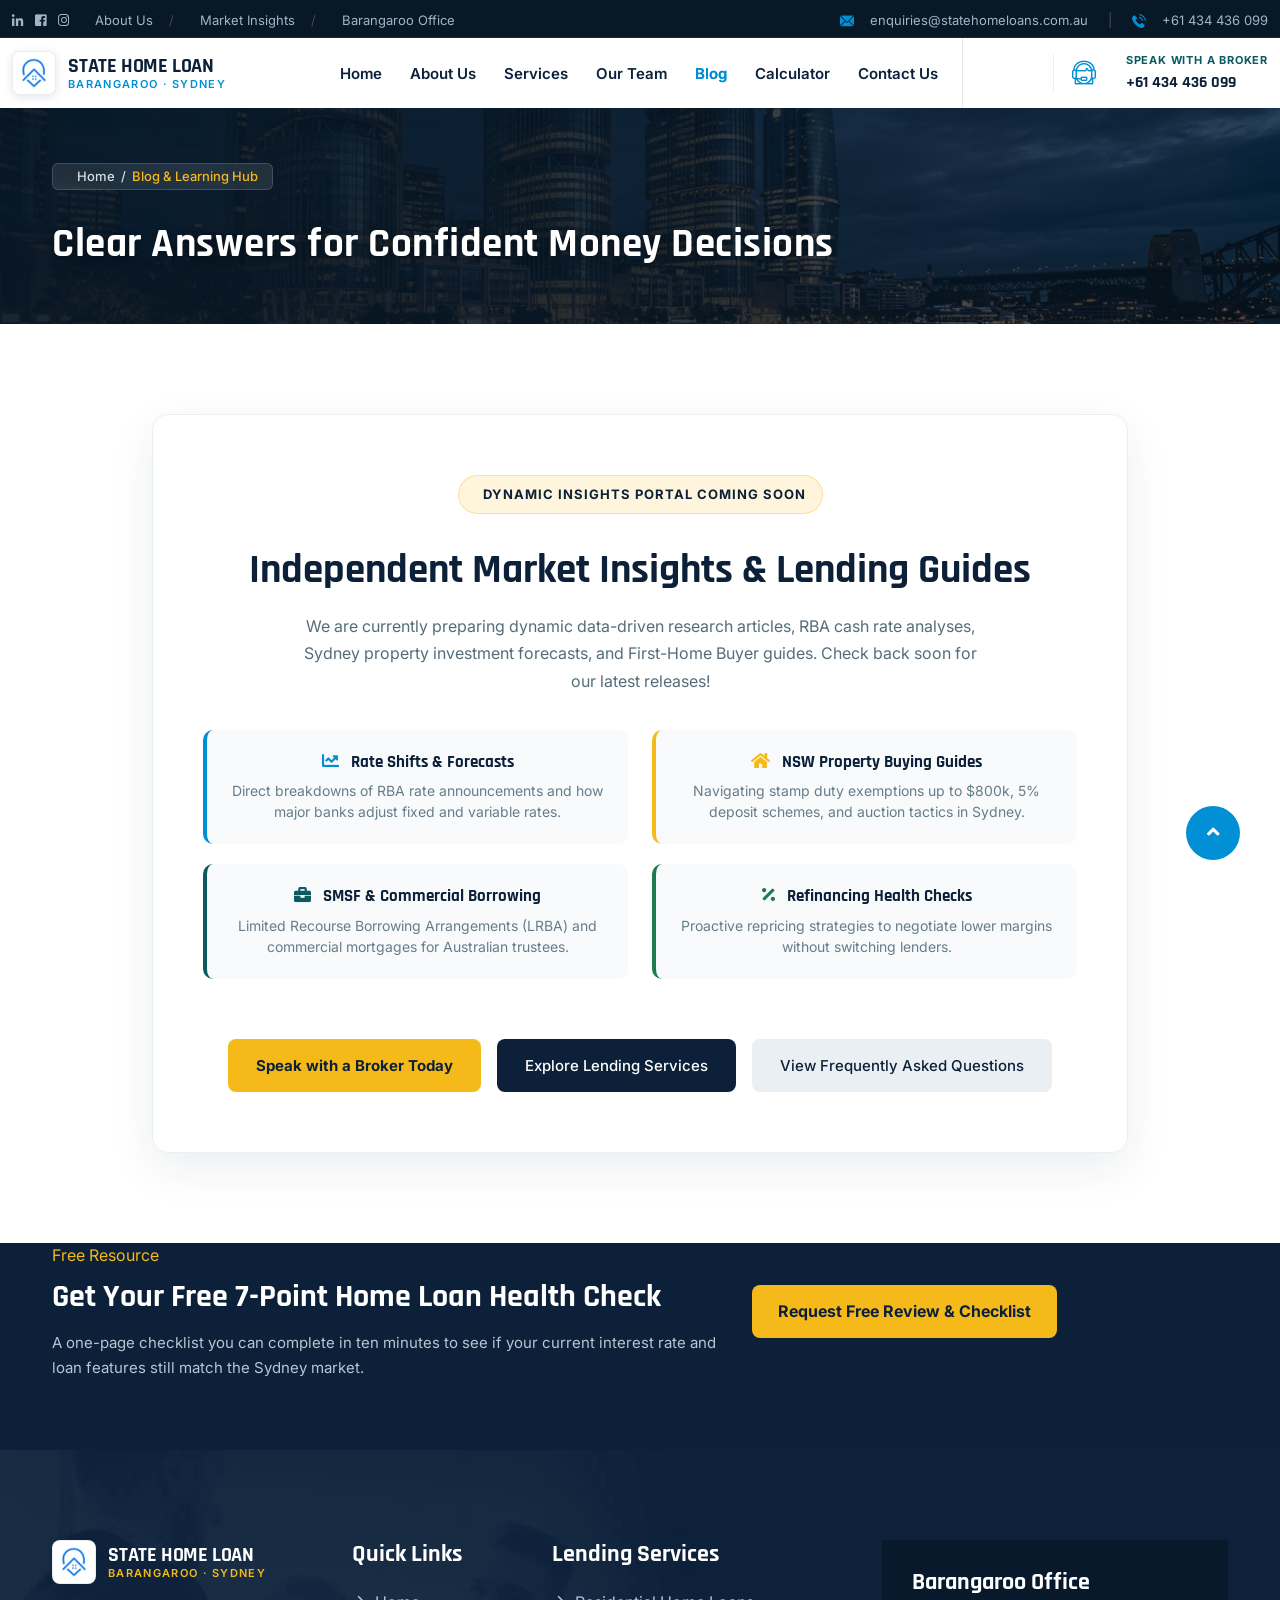
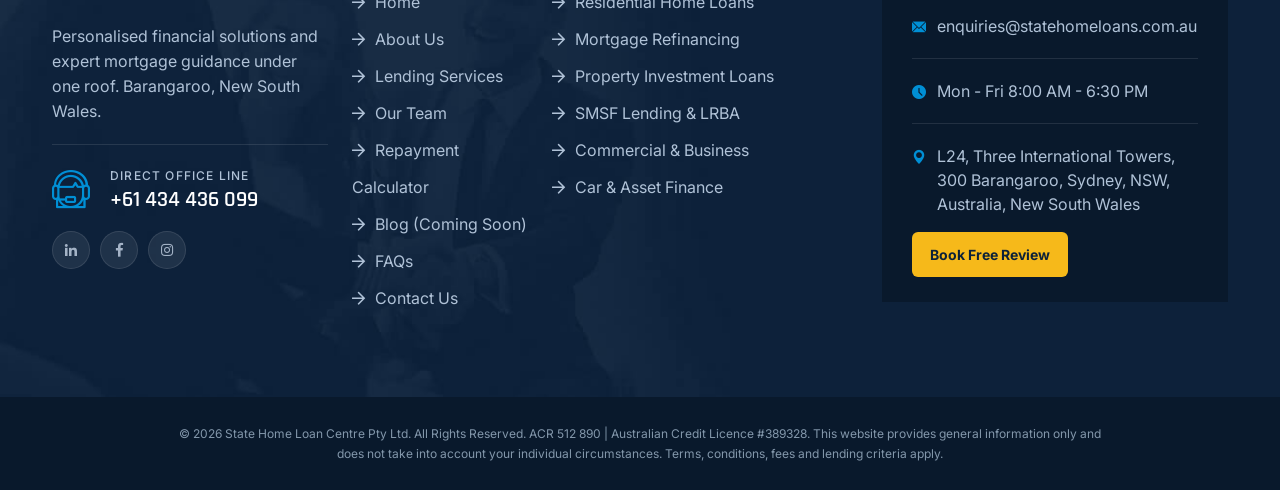
<file: news-details.html>
<!DOCTYPE html>
<html lang="en">

<head>
    <meta charset="UTF-8">
    <meta http-equiv="refresh" content="0; url=news.html">
    <script>window.location.replace("news.html");</script>
    <meta name="viewport" content="width=device-width, initial-scale=1.0">
    <title>Blog - Coming Soon | State Home Loan Centre</title>
    <!-- favicons Icons -->
    <link rel="apple-touch-icon" sizes="180x180" href="assets/images/favicons/apple-touch-icon.png">
    <link rel="icon" type="image/png" sizes="32x32" href="assets/images/favicons/favicon-32x32.png">
    <link rel="icon" type="image/png" sizes="16x16" href="assets/images/favicons/favicon-16x16.png">
    <meta name="description" content="Discover the 7 critical signs it's time to review your mortgage rate, calculate refinancing savings, and weigh the trade-offs with State Home Loan Centre, Barangaroo Sydney.">

    <!-- fonts -->
    <link href="https://fonts.googleapis.com/css2?family=Rajdhani:wght@400;500;600;700&family=Inter:ital,wght@0,300;0,400;0,500;0,600;0,700;0,800&display=swap" rel="stylesheet">

    <link rel="stylesheet" href="assets/css/bootstrap.min.css">
    <link rel="stylesheet" href="assets/css/fontawesome-all.min.css">
    <link rel="stylesheet" href="assets/css/swiper.min.css">
    <link rel="stylesheet" href="assets/css/animate.min.css">
    <link rel="stylesheet" href="assets/css/pylon-icons.css">
    <link rel="stylesheet" href="assets/css/odometer.min.css">
    <link rel="stylesheet" href="assets/css/magnific-popup.css">
    <link rel="stylesheet" href="assets/css/bootstrap-select.min.css">
    <link rel="stylesheet" href="assets/css/nouislider.min.css">
    <link rel="stylesheet" href="assets/css/nouislider.pips.css">
    <link rel="stylesheet" type="text/css" href="assets/css/flaticon.css">

    <!-- template styles -->
    <link rel="stylesheet" href="assets/css/main.css">
    <link rel="stylesheet" href="assets/css/state-custom.css">
    <script src="assets/js/state-components.js"></script>
</head>

<body>
    <div class="preloader">
        <img class="preloader__image" src="assets/images/loader.png" alt="State Home Loan Centre loading">
    </div>

    <div class="page-wrapper">
        <site-header></site-header>

        <!-- Page Header -->
        <section class="page-header">
            <div class="page-header__bg" style="background-image: url(assets/images/backgrounds/page-header-bg-1-1.jpg);"></div>
            <div class="container">
                <ul class="thm-breadcrumb list-unstyled">
                    <li><a href="index.html">Home</a></li>
                    <li>/</li>
                    <li><a href="news.html">Blog</a></li>
                    <li>/</li>
                    <li><span>Refinancing Guide</span></li>
                </ul>
                <h2>Refinancing Playbook: 7 Signs It's Time to Review</h2>
            </div>
        </section>

        <!-- Blog Details Section -->
        <section class="blog-details pt-90 pb-90">
            <div class="container">
                <div class="row">
                    <div class="col-lg-8">
                        <div class="blog-card__image mb-30">
                            <img src="assets/images/blog/blog-d-1-1.jpg" class="img-fluid" alt="Home loan refinancing Sydney">
                        </div>
                        <div class="blog-card__meta mb-20">
                            <a href="#"><i class="far fa-folder"></i>Refinancing</a>
                            <a href="team.html"><i class="far fa-user"></i>Ashwani Pande (Founder)</a>
                            <a href="#"><i class="far fa-clock"></i>6 min read</a>
                        </div>

                        <div class="blog-details__content">
                            <p style="font-size:17px;font-weight:500;color:#0c2139;line-height:1.7;">
                                <strong>Short answer:</strong> Refinancing can make tremendous financial sense when your existing loan no longer matches your financial goals, but it is not right for every circumstance. The upfront cost of switching must always be weighed carefully against the net long-term interest savings. A comprehensive review shows exactly which side of the equation you fall on.
                            </p>

                            <h2 class="mt-40 mb-20">Seven Signs It May Be Time to Review Your Mortgage</h2>

                            <div class="shl-highlight-box">
                                <h4>1. You Haven't Looked at Your Loan for Over Two Years</h4>
                                <p>Australian banks frequently offer competitive "honeymoon" discount rates to attract new customers while quietly letting existing loyal borrowers drift onto higher standard variable rates. If you haven't reviewed your rate in 24 months, you could be paying a "loyalty tax" of 0.50% to 1.00% or more.</p>
                            </div>

                            <div class="shl-highlight-box">
                                <h4>2. Your Monthly Repayments Feel Heavier Than They Used To</h4>
                                <p>Following consecutive RBA rate cycles, mortgage repayments have surged. Restructuring your loan term or moving to a lender offering sharp wholesale pricing can provide immediate, tangible cash flow relief each month.</p>
                            </div>

                            <div class="shl-highlight-box">
                                <h4>3. Your Income, Family, or Wealth Goals Have Changed</h4>
                                <p>A promotion, becoming self-employed, starting a family, or planning to invest in Sydney property all alter what you require from your loan. Your lending structure should evolve with your life, not stay frozen in the past.</p>
                            </div>

                            <div class="shl-highlight-box">
                                <h4>4. You Are Juggling Multiple High-Interest Debts</h4>
                                <p>Consolidating personal loans (often 12–16%), car finance (8–12%), or credit card balances (20%+) into your home loan rate (typically under 6.2%) can dramatically lower monthly outgoings. However, this must be structured carefully with extra repayments to avoid increasing total interest over the life of the loan.</p>
                            </div>

                            <div class="shl-highlight-box">
                                <h4>5. Your Current Loan Lacks Modern Money-Saving Features</h4>
                                <p>A 100% offset account allows your everyday savings to reduce the daily interest calculated on your mortgage balance. If your existing bank charges high package fees or doesn't support multiple offset accounts, switching can unlock substantial flexibility.</p>
                            </div>

                            <div class="shl-highlight-box">
                                <h4>6. Your Fixed Interest Rate Period Is Coming to an End</h4>
                                <p>The transition from a low fixed rate onto your lender's default variable rate can result in payment shock. Starting a review 60 to 90 days before your fixed term expires ensures a smooth transition to the sharpest market rate without paying expensive standard rates.</p>
                            </div>

                            <div class="shl-highlight-box">
                                <h4>7. You Want to Unlock Usable Equity for Renovations or Property Investing</h4>
                                <p>If your home's value has increased, you may have accumulated substantial usable equity. Refinancing allows you to establish a separate sub-account or equity line to fund a property deposit, home renovations, or children's education without touching your primary savings.</p>
                            </div>

                            <h2 class="mt-40 mb-20">What to Weigh Before Switching: The True Cost of Refinancing</h2>
                            <p>Refinancing is only worthwhile if the financial benefit outweighs the costs. A standard Australian refinance involves:</p>
                            <ul style="list-style:none;padding:0;display:grid;gap:10px;font-size:15px;color:#556d78;">
                                <li><strong style="color:#0c2139;">Lender Discharge Fee:</strong> ~$350 to release your mortgage from your current bank.</li>
                                <li><strong style="color:#0c2139;">Government Mortgage Registration &amp; Deregistration:</strong> ~$300–$400 in NSW Land Registry fees.</li>
                                <li><strong style="color:#0c2139;">New Lender Application/Settlement Fee:</strong> ~$0 to $600 (frequently waived by competitive lenders).</li>
                            </ul>
                            <p>In total, switching generally costs between $700 and $1,200. If refinancing reduces your interest rate by just 0.50% on an $800,000 mortgage, you save approximately $4,000 in interest in the first year alone—recovering your switching costs in roughly three months!</p>

                            <h2 class="mt-40 mb-20">When Refinancing May NOT Help</h2>
                            <p>An honest mortgage broker will tell you when you shouldn't switch:</p>
                            <ul style="list-style:none;padding:0;display:grid;gap:8px;font-size:14px;color:#556d78;">
                                <li>&bull; If you plan to sell your property in the next 12 to 18 months.</li>
                                <li>&bull; If your loan balance is small (under $150,000), where dollar savings won't offset fees.</li>
                                <li>&bull; If you currently owe more than 80% of your property value and switching would trigger expensive Lenders Mortgage Insurance (LMI).</li>
                                <li>&bull; If your current fixed loan carries heavy break costs.</li>
                            </ul>

                            <blockquote class="blog-details__quote" style="margin:30px 0;">
                                <p>"Our job as your finance broker isn't to refinance you for the sake of it—it's to ensure your loan delivers the maximum financial advantage. If staying with your current lender and requesting an internal rate reduction is best, that is exactly what we will advise."</p>
                                <cite>Ashwani Pande, Founder &amp; Lending Specialist</cite>
                            </blockquote>

                            <div style="background:#0c2139;color:#ffffff;border-radius:12px;padding:30px;margin-top:40px;">
                                <span class="eyebrow" style="color:#f6b91a;">Take Action</span>
                                <h3 style="color:#ffffff;font-size:24px;margin:10px 0 12px;">Get Your Free 7-Point Home Loan Health Check</h3>
                                <p style="color:#b2c8d2;font-size:15px;margin-bottom:20px;">Send us a recent loan statement, and we'll provide a written comparison against 70+ lenders in 24 hours. No cost and zero obligation.</p>
                                <button class="thm-btn shl-btn-gold" type="button" data-book="refi" style="border-radius:6px;padding:12px 24px;">Book My Free Rate Review</button>
                            </div>
                        </div>

                        <div class="blog-details__bottom mt-40">
                            <div class="blog-details__tags">
                                <span>
                                    <a href="news.html">Refinancing</a>
                                    <a href="news.html">Home Loans</a>
                                    <a href="news.html">Sydney Property</a>
                                </span>
                            </div>
                            <div class="blog-details__social team-details__social">
                                <a href="https://www.linkedin.com/in/ashwanipande?utm_source=share_via&utm_content=profile&utm_medium=member_android" target="_blank" rel="noopener noreferrer" class="fab fa-linkedin-in" aria-label="LinkedIn"></a>
                                <a href="#" class="fab fa-facebook-f" aria-label="Facebook"></a>
                                <a href="#" class="fab fa-twitter" aria-label="Twitter"></a>
                            </div>
                        </div>
                    </div>

                    <!-- Sidebar -->
                    <div class="col-lg-4">
                        <div class="blog-sidebar">
                            <div class="blog-sidebar__box blog-sidebar__search">
                                <form class="search-form" action="news.html">
                                    <input type="text" placeholder="Search guides..." class="search-field">
                                    <button type="submit" class="search-submit"><i class="fa fa-search"></i></button>
                                </form>
                            </div>

                            <div class="blog-sidebar__box blog-sidebar__categories">
                                <h3 class="blog-sidebar__box-title">Lending Categories</h3>
                                <ul class="list-unstyled">
                                    <li><a href="news.html"><i class="far fa-arrow-right"></i><span>Home Loans</span></a></li>
                                    <li><a href="news.html"><i class="far fa-arrow-right"></i><span>Mortgage Refinancing</span></a></li>
                                    <li><a href="news.html"><i class="far fa-arrow-right"></i><span>Property Investment</span></a></li>
                                    <li><a href="news.html"><i class="far fa-arrow-right"></i><span>SMSF Property Loans</span></a></li>
                                    <li><a href="news.html"><i class="far fa-arrow-right"></i><span>Commercial Borrowing</span></a></li>
                                </ul>
                            </div>

                            <div class="service-sidebar__call mt-40">
                                <div class="service-sidebar__call-bg" style="background-image: url(assets/images/services/service-sidebar-1-1.jpg);"></div>
                                <i class="pylon-icon-tech-support"></i>
                                <h3><a href="tel:+61434436099">+61 434 436 099</a></h3>
                                <div class="pylon-mail">
                                    <a href="mailto:enquiries@statehomeloans.com.au">enquiries@statehomeloans.com.au</a>
                                </div>
                                <p>L24, Three International Towers, 300 Barangaroo, Sydney, NSW, Australia, New South Wales</p>
                                <button type="button" class="thm-btn shl-btn-gold mt-20" data-book="refi" style="padding:10px 18px;font-size:14px;border-radius:6px;width:100%;">Book Rate Review</button>
                            </div>
                        </div>
                    </div>
                </div>
            </div>
        </section>

        <site-footer></site-footer>
    </div>

    <script src="assets/js/jquery-3.5.1.min.js"></script>
    <script src="assets/js/bootstrap.bundle.min.js"></script>
    <script src="assets/js/swiper.min.js"></script>
    <script src="assets/js/jquery.ajaxchimp.min.js"></script>
    <script src="assets/js/jquery.magnific-popup.min.js"></script>
    <script src="assets/js/jquery.validate.min.js"></script>
    <script src="assets/js/bootstrap-select.min.js"></script>
    <script src="assets/js/wow.js"></script>
    <script src="assets/js/odometer.min.js"></script>
    <script src="assets/js/jquery.appear.min.js"></script>
    <script src="assets/js/wNumb.min.js"></script>
    <script src="assets/js/nouislider.min.js"></script>

    <!-- template js -->
    <script src="assets/js/theme.js"></script>
    <script src="assets/js/state-custom.js"></script>
</body>

</html>
</file>
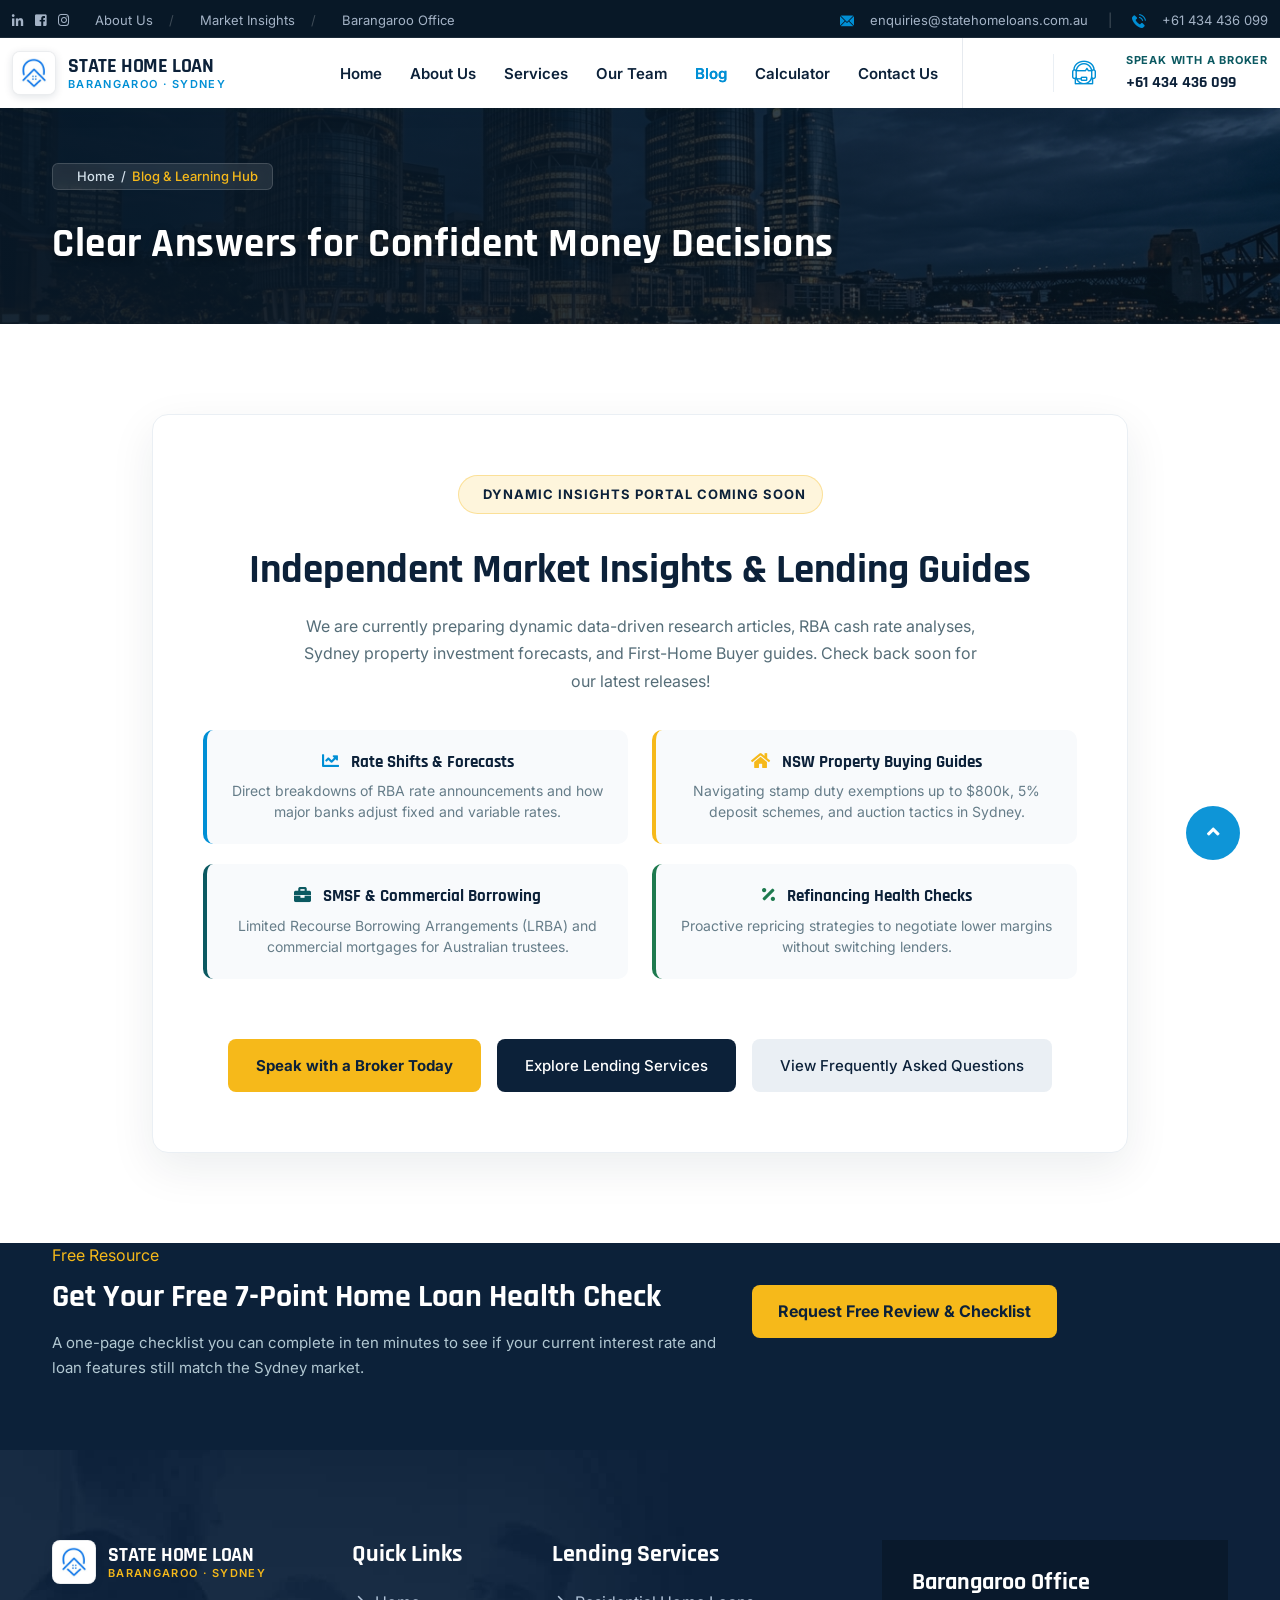
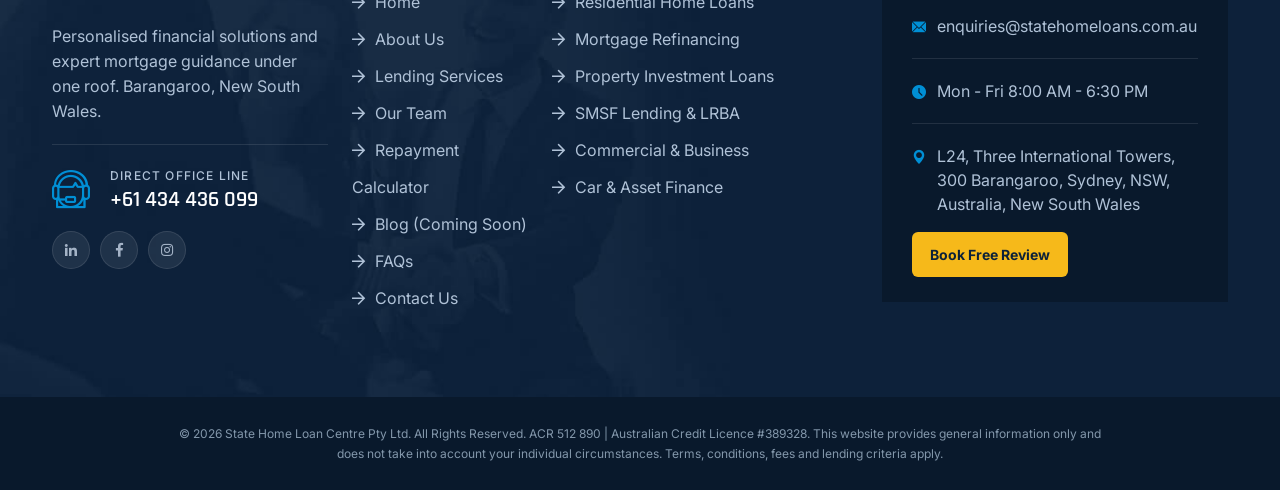
<file: news.html>
<!DOCTYPE html>
<html lang="en">

<head>
    <meta charset="UTF-8">
    <meta name="viewport" content="width=device-width, initial-scale=1.0">
    <title>Learning Hub &amp; Mortgage Guides | State Home Loan Centre | Barangaroo Sydney</title>
    <!-- favicons Icons -->
    <link rel="apple-touch-icon" sizes="180x180" href="assets/images/favicons/apple-touch-icon.png">
    <link rel="icon" type="image/png" sizes="32x32" href="assets/images/favicons/favicon-32x32.png">
    <link rel="icon" type="image/png" sizes="16x16" href="assets/images/favicons/favicon-16x16.png">
    <meta name="description" content="Plain-English guides on home loans, mortgage refinancing, property investing and SMSF from our specialist Sydney mortgage broking team in Barangaroo.">

    <!-- fonts -->
    <link href="https://fonts.googleapis.com/css2?family=Rajdhani:wght@400;500;600;700&family=Inter:ital,wght@0,300;0,400;0,500;0,600;0,700;0,800&display=swap" rel="stylesheet">

    <link rel="stylesheet" href="assets/css/bootstrap.min.css">
    <link rel="stylesheet" href="assets/css/fontawesome-all.min.css">
    <link rel="stylesheet" href="assets/css/swiper.min.css">
    <link rel="stylesheet" href="assets/css/animate.min.css">
    <link rel="stylesheet" href="assets/css/pylon-icons.css">
    <link rel="stylesheet" href="assets/css/odometer.min.css">
    <link rel="stylesheet" href="assets/css/magnific-popup.css">
    <link rel="stylesheet" href="assets/css/bootstrap-select.min.css">
    <link rel="stylesheet" href="assets/css/nouislider.min.css">
    <link rel="stylesheet" href="assets/css/nouislider.pips.css">
    <link rel="stylesheet" type="text/css" href="assets/css/flaticon.css">

    <!-- template styles -->
    <link rel="stylesheet" href="assets/css/main.css">
    <link rel="stylesheet" href="assets/css/state-custom.css">
    <script src="assets/js/state-components.js"></script>
</head>

<body>
    <div class="preloader">
        <img class="preloader__image" src="assets/images/loader.png" alt="State Home Loan Centre loading">
    </div>

    <div class="page-wrapper">
        <site-header></site-header>

        <!-- Page Header -->
        <section class="page-header">
            <div class="page-header__bg" style="background-image: url(assets/images/backgrounds/page-header-bg-1-1.jpg);"></div>
            <div class="container">
                <ul class="thm-breadcrumb list-unstyled">
                    <li><a href="index.html">Home</a></li>
                    <li>/</li>
                    <li><span>Blog &amp; Learning Hub</span></li>
                </ul>
                <h2>Clear Answers for Confident Money Decisions</h2>
            </div>
        </section>

        <!-- Blog Page Content: Dynamic Coming Soon -->
        <section class="blog-page pt-90 pb-90">
            <div class="container">
                <div class="row justify-content-center">
                    <div class="col-lg-10">
                        <div style="background:#FFFFFF;border-radius:16px;box-shadow:0 15px 45px rgba(12,33,57,0.08);border:1px solid #EAEFF4;padding:60px 50px;text-align:center;">
                            <span class="hero-eyebrow" style="margin-bottom:20px;display:inline-flex;align-items:center;gap:8px;padding:6px 16px;border-radius:99px;background:rgba(246,185,26,0.15);border:1px solid rgba(246,185,26,0.35);color:#0C2139;font-weight:700;font-size:13px;text-transform:uppercase;letter-spacing:1px;">
                                <i class="fa fa-sparkles" style="color:#F6B91A;"></i> Dynamic Insights Portal Coming Soon
                            </span>
                            <h2 style="font-family:'Rajdhani', sans-serif;font-size:clamp(28px, 3.2vw, 42px);font-weight:700;color:#0C2139;margin:12px 0 18px;line-height:1.2;">
                                Independent Market Insights &amp; Lending Guides
                            </h2>
                            <p style="font-size:16px;color:#556D78;max-width:680px;margin:0 auto 35px;line-height:1.7;">
                                We are currently preparing dynamic data-driven research articles, RBA cash rate analyses, Sydney property investment forecasts, and First-Home Buyer guides. Check back soon for our latest releases!
                            </p>

                            <div class="row text-left mt-30 mb-40">
                                <div class="col-md-6 mb-20">
                                    <div style="background:#F8FAFC;padding:22px 24px;border-radius:10px;border-left:4px solid #008FD5;height:100%;">
                                        <h4 style="font-size:17px;font-weight:700;color:#0C2139;margin-bottom:8px;"><i class="fa fa-chart-line" style="color:#008FD5;margin-right:8px;"></i> Rate Shifts &amp; Forecasts</h4>
                                        <p style="font-size:14px;color:#667D89;margin:0;line-height:1.5;">Direct breakdowns of RBA rate announcements and how major banks adjust fixed and variable rates.</p>
                                    </div>
                                </div>
                                <div class="col-md-6 mb-20">
                                    <div style="background:#F8FAFC;padding:22px 24px;border-radius:10px;border-left:4px solid #F6B91A;height:100%;">
                                        <h4 style="font-size:17px;font-weight:700;color:#0C2139;margin-bottom:8px;"><i class="fa fa-home" style="color:#F6B91A;margin-right:8px;"></i> NSW Property Buying Guides</h4>
                                        <p style="font-size:14px;color:#667D89;margin:0;line-height:1.5;">Navigating stamp duty exemptions up to $800k, 5% deposit schemes, and auction tactics in Sydney.</p>
                                    </div>
                                </div>
                                <div class="col-md-6 mb-20">
                                    <div style="background:#F8FAFC;padding:22px 24px;border-radius:10px;border-left:4px solid #0B5961;height:100%;">
                                        <h4 style="font-size:17px;font-weight:700;color:#0C2139;margin-bottom:8px;"><i class="fa fa-briefcase" style="color:#0B5961;margin-right:8px;"></i> SMSF &amp; Commercial Borrowing</h4>
                                        <p style="font-size:14px;color:#667D89;margin:0;line-height:1.5;">Limited Recourse Borrowing Arrangements (LRBA) and commercial mortgages for Australian trustees.</p>
                                    </div>
                                </div>
                                <div class="col-md-6 mb-20">
                                    <div style="background:#F8FAFC;padding:22px 24px;border-radius:10px;border-left:4px solid #1E7A4F;height:100%;">
                                        <h4 style="font-size:17px;font-weight:700;color:#0C2139;margin-bottom:8px;"><i class="fa fa-percentage" style="color:#1E7A4F;margin-right:8px;"></i> Refinancing Health Checks</h4>
                                        <p style="font-size:14px;color:#667D89;margin:0;line-height:1.5;">Proactive repricing strategies to negotiate lower margins without switching lenders.</p>
                                    </div>
                                </div>
                            </div>

                            <div style="display:flex;align-items:center;justify-content:center;gap:16px;flex-wrap:wrap;">
                                <button type="button" class="thm-btn shl-btn-gold" data-book style="padding:14px 28px;font-size:15px;border-radius:8px;">Speak with a Broker Today</button>
                                <a href="services.html" class="thm-btn" style="padding:14px 28px;font-size:15px;border-radius:8px;background:#0C2139;color:#FFFFFF;">Explore Lending Services</a>
                                <a href="faq.html" class="thm-btn" style="padding:14px 28px;font-size:15px;border-radius:8px;background:#EAEFF4;color:#0C2139;">View Frequently Asked Questions</a>
                            </div>
                        </div>
                    </div>
                </div>
            </div>
        </section>

        <!-- Newsletter / Health Check CTA -->
        <section class="sec pt-70 pb-70" style="background:#0c2139;color:#ffffff;">
            <div class="container">
                <div class="row align-items-center">
                    <div class="col-lg-7">
                        <span class="eyebrow" style="color:#f6b91a;">Free Resource</span>
                        <h2 style="color:#ffffff;font-size:32px;margin:10px 0 14px;">Get Your Free 7-Point Home Loan Health Check</h2>
                        <p style="color:#b2c8d2;font-size:15px;margin:0;">A one-page checklist you can complete in ten minutes to see if your current interest rate and loan features still match the Sydney market.</p>
                    </div>
                    <div class="col-lg-5 text-lg-right mt-30 mt-lg-0">
                        <button class="thm-btn shl-btn-gold" type="button" data-book="refi" style="padding:14px 26px;font-size:16px;border-radius:8px;">Request Free Review &amp; Checklist</button>
                    </div>
                </div>
            </div>
        </section>

        <site-footer></site-footer>
    </div>

    <script src="assets/js/jquery-3.5.1.min.js"></script>
    <script src="assets/js/bootstrap.bundle.min.js"></script>
    <script src="assets/js/swiper.min.js"></script>
    <script src="assets/js/jquery.ajaxchimp.min.js"></script>
    <script src="assets/js/jquery.magnific-popup.min.js"></script>
    <script src="assets/js/jquery.validate.min.js"></script>
    <script src="assets/js/bootstrap-select.min.js"></script>
    <script src="assets/js/wow.js"></script>
    <script src="assets/js/odometer.min.js"></script>
    <script src="assets/js/jquery.appear.min.js"></script>
    <script src="assets/js/wNumb.min.js"></script>
    <script src="assets/js/nouislider.min.js"></script>

    <!-- template js -->
    <script src="assets/js/theme.js"></script>
    <script src="assets/js/state-custom.js"></script>
</body>

</html>
</file>
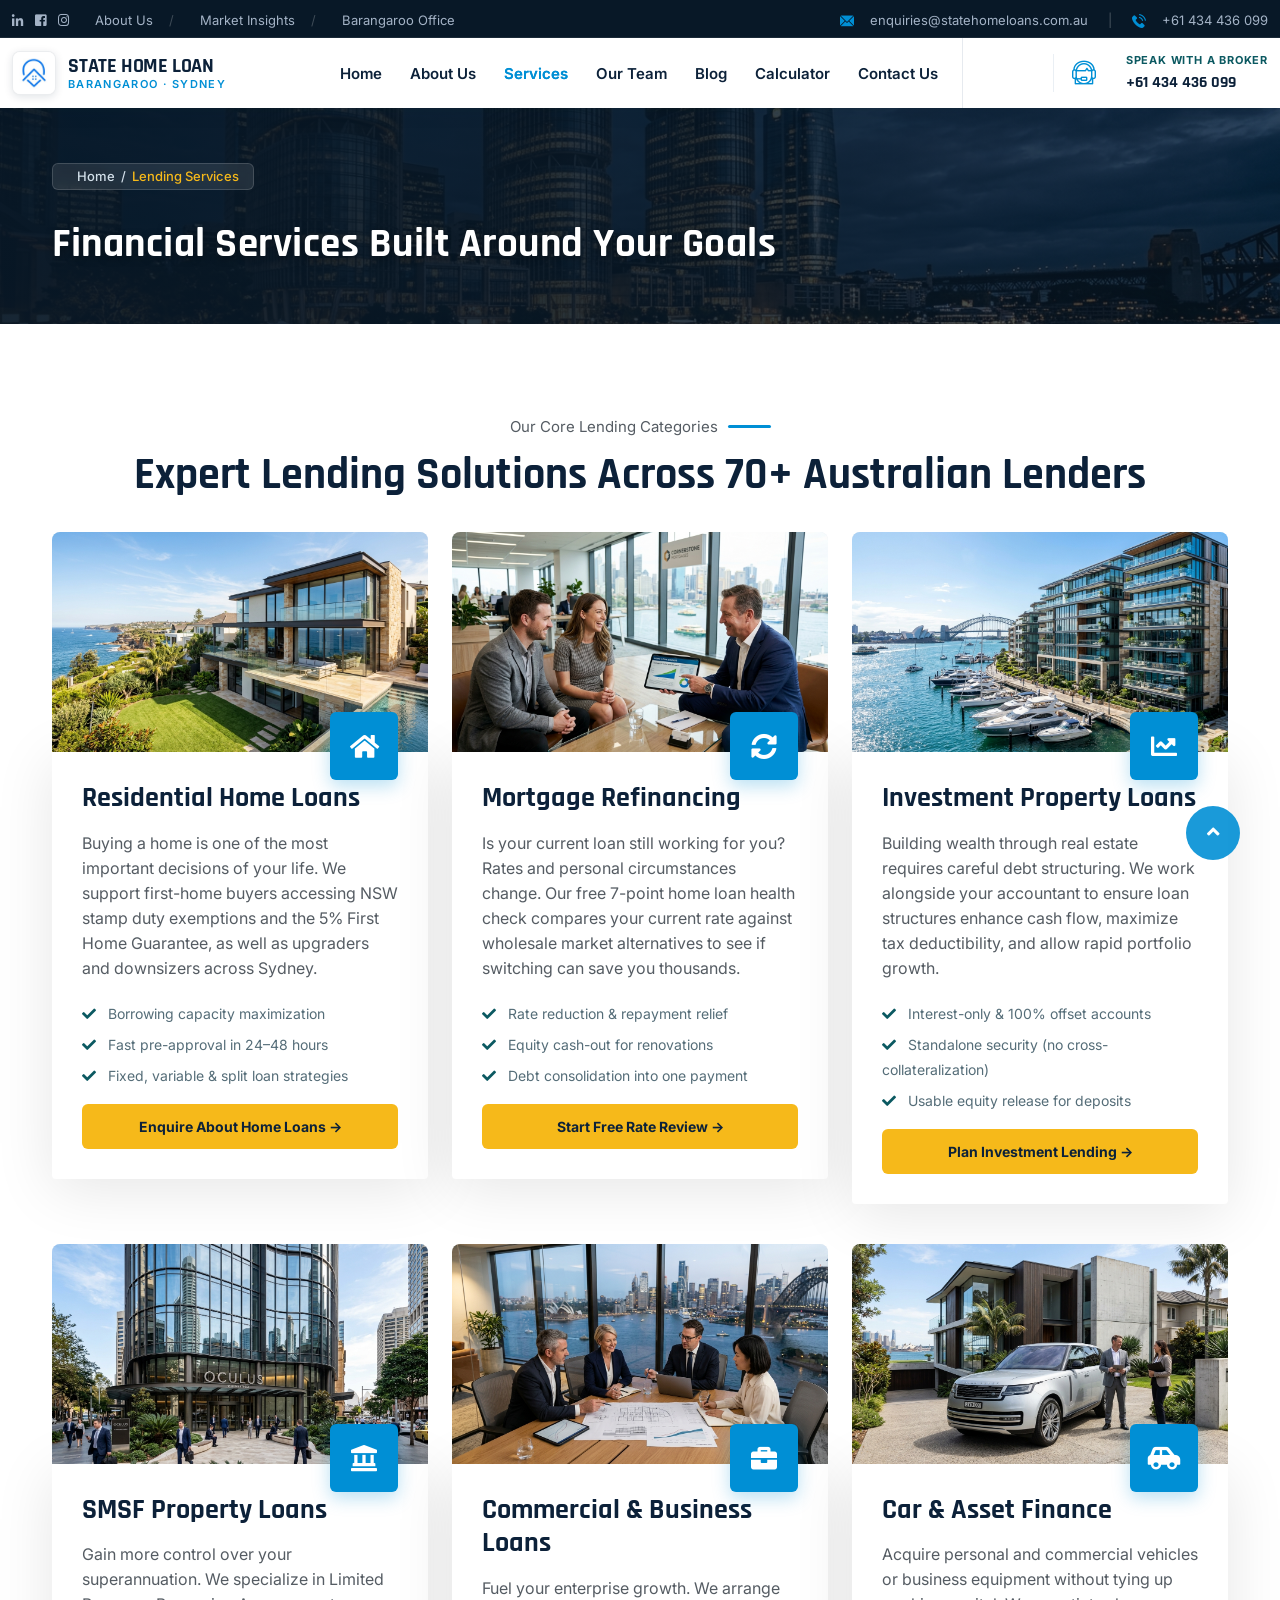
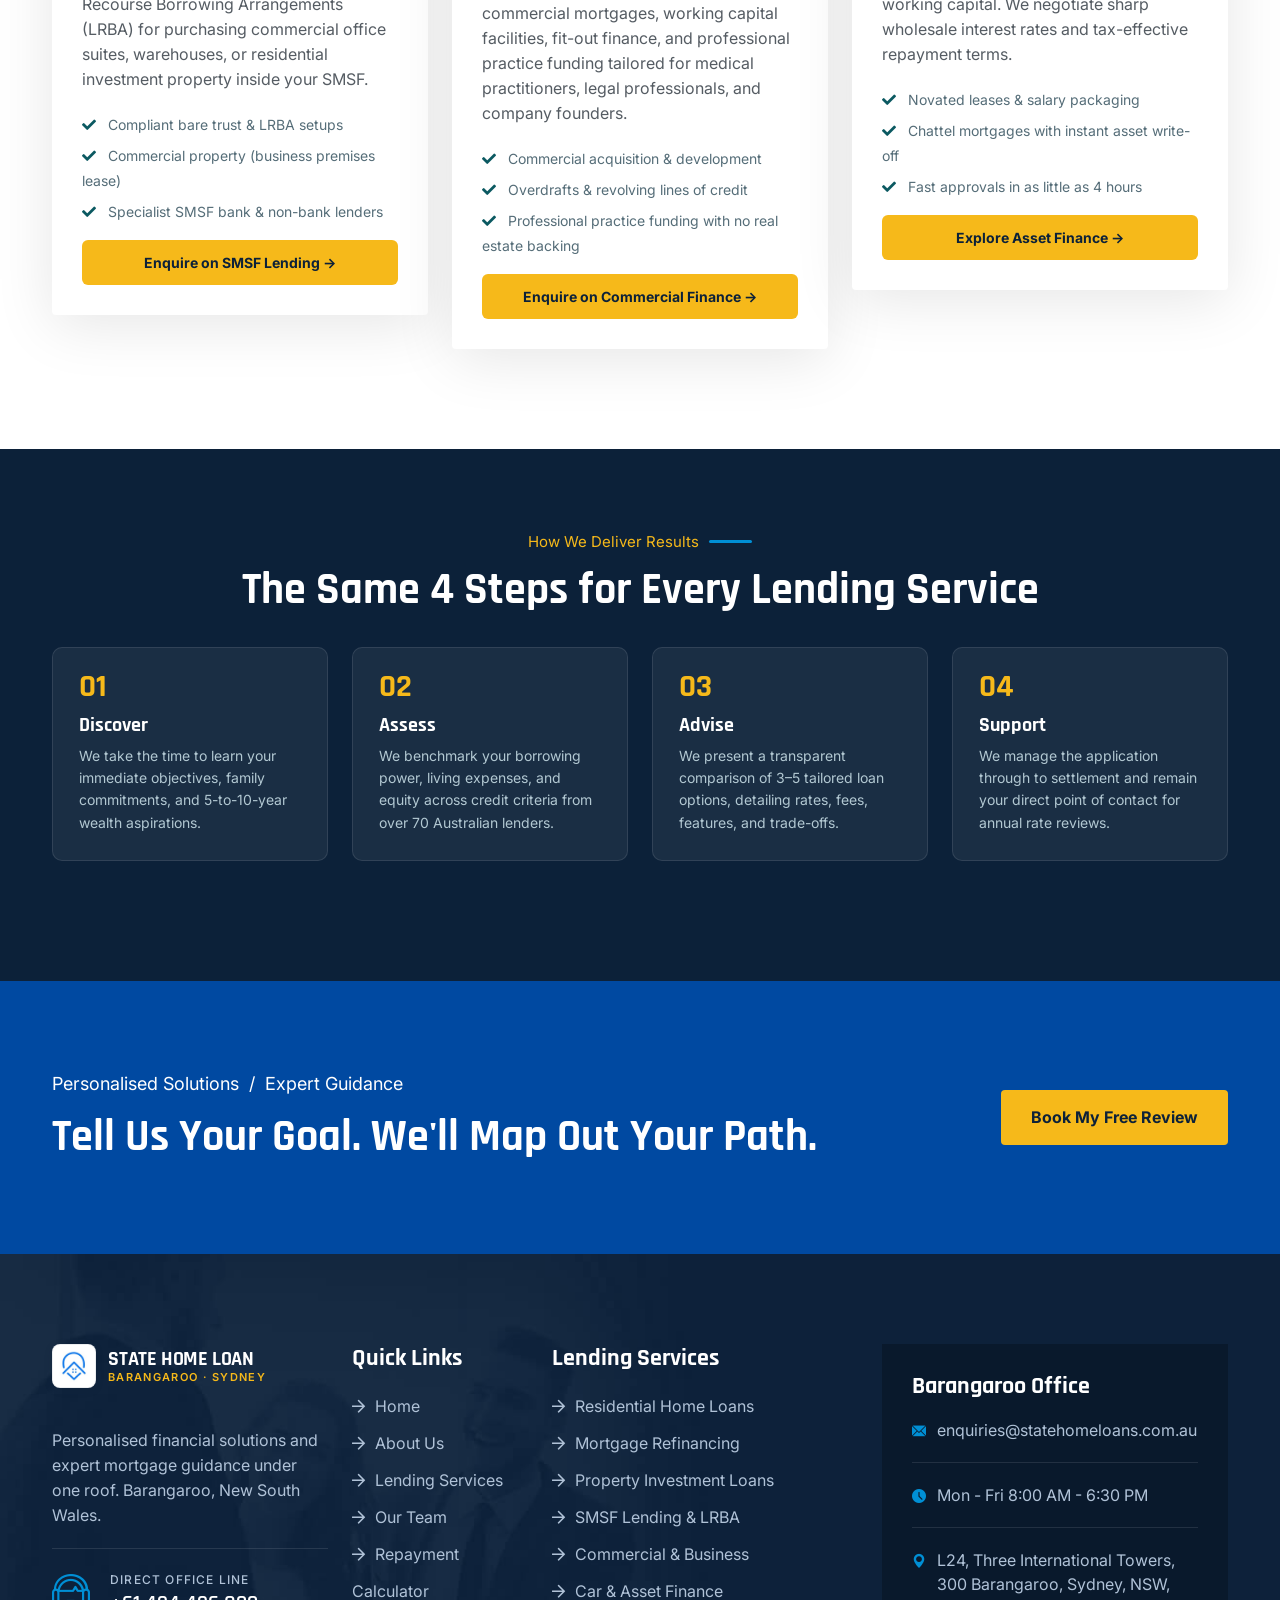
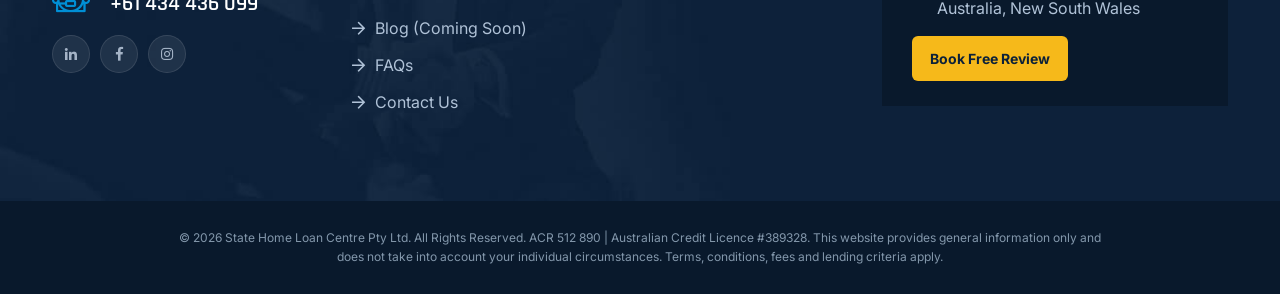
<file: services.html>
<!DOCTYPE html>
<html lang="en">

<head>
    <meta charset="UTF-8">
    <meta name="viewport" content="width=device-width, initial-scale=1.0">
    <title>Lending Services | State Home Loan Centre | Barangaroo Sydney</title>
    <!-- favicons Icons -->
    <link rel="apple-touch-icon" sizes="180x180" href="assets/images/favicons/apple-touch-icon.png">
    <link rel="icon" type="image/png" sizes="32x32" href="assets/images/favicons/favicon-32x32.png">
    <link rel="icon" type="image/png" sizes="16x16" href="assets/images/favicons/favicon-16x16.png">
    <meta name="description"
        content="Explore State Home Loan Centre's lending services: residential home loans, mortgage refinancing, investment property finance, SMSF loans, and commercial finance across 70+ lenders.">

    <!-- fonts -->
    <link
        href="https://fonts.googleapis.com/css2?family=Rajdhani:wght@400;500;600;700&family=Inter:ital,wght@0,300;0,400;0,500;0,600;0,700;0,800&display=swap"
        rel="stylesheet">

    <link rel="stylesheet" href="assets/css/bootstrap.min.css">
    <link rel="stylesheet" href="assets/css/fontawesome-all.min.css">
    <link rel="stylesheet" href="assets/css/swiper.min.css">
    <link rel="stylesheet" href="assets/css/animate.min.css">
    <link rel="stylesheet" href="assets/css/pylon-icons.css">
    <link rel="stylesheet" href="assets/css/odometer.min.css">
    <link rel="stylesheet" href="assets/css/magnific-popup.css">
    <link rel="stylesheet" href="assets/css/bootstrap-select.min.css">
    <link rel="stylesheet" href="assets/css/nouislider.min.css">
    <link rel="stylesheet" href="assets/css/nouislider.pips.css">
    <link rel="stylesheet" type="text/css" href="assets/css/flaticon.css">

    <!-- template styles -->
    <link rel="stylesheet" href="assets/css/main.css">
    <link rel="stylesheet" href="assets/css/state-custom.css">
    <script src="assets/js/state-components.js"></script>
</head>

<body>
    <div class="preloader">
        <img class="preloader__image" src="assets/images/loader.png" alt="State Home Loan Centre loading">
    </div>

    <div class="page-wrapper">
        <site-header></site-header>

        <!-- Page Header -->
        <section class="page-header">
            <div class="page-header__bg"
                style="background-image: url(assets/images/backgrounds/page-header-bg-1-1.jpg);"></div>
            <div class="container">
                <ul class="thm-breadcrumb list-unstyled">
                    <li><a href="index.html">Home</a></li>
                    <li>/</li>
                    <li><span>Lending Services</span></li>
                </ul>
                <h2>Financial Services Built Around Your Goals</h2>
            </div>
        </section>

        <!-- Services Grid Section -->
        <section class="service-page pt-100 pb-60">
            <div class="container">
                <div class="block-title text-center mb-50">
                    <p>Our Core Lending Categories</p>
                    <h2>Expert Lending Solutions Across 70+ Australian Lenders</h2>
                </div>

                <div class="row">
                    <!-- 1. Residential Home Loans -->
                    <!-- 1. Residential Home Loans -->
                    <div class="col-lg-4 col-md-6 mb-40">
                        <div class="service-one__card" style="height:100%;">
                            <div class="service-one__image">
                                <div class="post-thumbnail">
                                    <img src="assets/images/services/services-1-1.png" alt="Residential Home Loans">
                                </div>
                            </div>
                            <div class="service-one__content">
                                <div class="service-icon"><i class="fas fa-home"></i></div>
                                <h3>Residential Home Loans</h3>
                                <p>Buying a home is one of the most important decisions of your life. We support
                                    first-home buyers accessing NSW stamp duty exemptions and the 5% First Home
                                    Guarantee, as well as upgraders and downsizers across Sydney.</p>
                                <ul
                                    style="list-style:none;padding:0;margin:14px 0 16px;font-size:14px;color:#556d78;display:grid;gap:6px;">
                                    <li><i class="fa fa-check" style="color:#0b5961;margin-right:8px;"></i> Borrowing
                                        capacity maximization</li>
                                    <li><i class="fa fa-check" style="color:#0b5961;margin-right:8px;"></i> Fast
                                        pre-approval in 24–48 hours</li>
                                    <li><i class="fa fa-check" style="color:#0b5961;margin-right:8px;"></i> Fixed,
                                        variable &amp; split loan strategies</li>
                                </ul>
                                <button type="button" class="thm-btn shl-btn-gold" data-book="buy"
                                    style="padding:10px 18px;font-size:14px;border-radius:6px;width:100%;text-align:center;">Enquire About Home Loans &rarr;</button>
                            </div>
                        </div>
                    </div>

                    <!-- 2. Mortgage Refinancing -->
                    <div class="col-lg-4 col-md-6 mb-40">
                        <div class="service-one__card" style="height:100%;">
                            <div class="service-one__image">
                                <div class="post-thumbnail">
                                    <img src="assets/images/services/services-1-2.png" alt="Mortgage Refinancing">
                                </div>
                            </div>
                            <div class="service-one__content">
                                <div class="service-icon"><i class="fas fa-sync-alt"></i></div>
                                <h3>Mortgage Refinancing</h3>
                                <p>Is your current loan still working for you? Rates and personal circumstances change.
                                    Our free 7-point home loan health check compares your current rate against wholesale
                                    market alternatives to see if switching can save you thousands.</p>
                                <ul
                                    style="list-style:none;padding:0;margin:14px 0 16px;font-size:14px;color:#556d78;display:grid;gap:6px;">
                                    <li><i class="fa fa-check" style="color:#0b5961;margin-right:8px;"></i> Rate
                                        reduction &amp; repayment relief</li>
                                    <li><i class="fa fa-check" style="color:#0b5961;margin-right:8px;"></i> Equity
                                        cash-out for renovations</li>
                                    <li><i class="fa fa-check" style="color:#0b5961;margin-right:8px;"></i> Debt
                                        consolidation into one payment</li>
                                </ul>
                                <button type="button" class="thm-btn shl-btn-gold" data-book="refi"
                                    style="padding:10px 18px;font-size:14px;border-radius:6px;width:100%;text-align:center;">Start Free Rate Review &rarr;</button>
                            </div>
                        </div>
                    </div>

                    <!-- 3. Investment Property Lending -->
                    <div class="col-lg-4 col-md-6 mb-40">
                        <div class="service-one__card" style="height:100%;">
                            <div class="service-one__image">
                                <div class="post-thumbnail">
                                    <img src="assets/images/services/services-1-3.png"
                                        alt="Property Investment Loans">
                                </div>
                            </div>
                            <div class="service-one__content">
                                <div class="service-icon"><i class="fas fa-chart-line"></i></div>
                                <h3>Investment Property Loans</h3>
                                <p>Building wealth through real estate requires careful debt structuring. We work
                                    alongside your accountant to ensure loan structures enhance cash flow, maximize tax
                                    deductibility, and allow rapid portfolio growth.</p>
                                <ul
                                    style="list-style:none;padding:0;margin:14px 0 16px;font-size:14px;color:#556d78;display:grid;gap:6px;">
                                    <li><i class="fa fa-check" style="color:#0b5961;margin-right:8px;"></i>
                                        Interest-only &amp; 100% offset accounts</li>
                                    <li><i class="fa fa-check" style="color:#0b5961;margin-right:8px;"></i> Standalone
                                        security (no cross-collateralization)</li>
                                    <li><i class="fa fa-check" style="color:#0b5961;margin-right:8px;"></i> Usable
                                        equity release for deposits</li>
                                </ul>
                                <button type="button" class="thm-btn shl-btn-gold" data-book="invest"
                                    style="padding:10px 18px;font-size:14px;border-radius:6px;width:100%;text-align:center;">Plan Investment Lending &rarr;</button>
                            </div>
                        </div>
                    </div>

                    <!-- 4. SMSF Property Lending -->
                    <div class="col-lg-4 col-md-6 mb-40">
                        <div class="service-one__card" style="height:100%;">
                            <div class="service-one__image">
                                <div class="post-thumbnail">
                                    <img src="assets/images/services/services-1-4.png" alt="SMSF Property Loans">
                                </div>
                            </div>
                            <div class="service-one__content">
                                <div class="service-icon"><i class="fas fa-landmark"></i></div>
                                <h3>SMSF Property Loans</h3>
                                <p>Gain more control over your superannuation. We specialize in Limited Recourse
                                    Borrowing Arrangements (LRBA) for purchasing commercial office suites, warehouses,
                                    or residential investment property inside your SMSF.</p>
                                <ul
                                    style="list-style:none;padding:0;margin:14px 0 16px;font-size:14px;color:#556d78;display:grid;gap:6px;">
                                    <li><i class="fa fa-check" style="color:#0b5961;margin-right:8px;"></i> Compliant
                                        bare trust &amp; LRBA setups</li>
                                    <li><i class="fa fa-check" style="color:#0b5961;margin-right:8px;"></i> Commercial
                                        property (business premises lease)</li>
                                    <li><i class="fa fa-check" style="color:#0b5961;margin-right:8px;"></i> Specialist
                                        SMSF bank &amp; non-bank lenders</li>
                                </ul>
                                <button type="button" class="thm-btn shl-btn-gold" data-book="smsf"
                                    style="padding:10px 18px;font-size:14px;border-radius:6px;width:100%;text-align:center;">Enquire on SMSF Lending &rarr;</button>
                            </div>
                        </div>
                    </div>

                    <!-- 5. Commercial & Business Loans -->
                    <div class="col-lg-4 col-md-6 mb-40">
                        <div class="service-one__card" style="height:100%;">
                            <div class="service-one__image">
                                <div class="post-thumbnail">
                                    <img src="assets/images/services/services-1-5.png"
                                        alt="Commercial Business Loans">
                                </div>
                            </div>
                            <div class="service-one__content">
                                <div class="service-icon"><i class="fas fa-briefcase"></i></div>
                                <h3>Commercial &amp; Business Loans</h3>
                                <p>Fuel your enterprise growth. We arrange commercial mortgages, working capital
                                    facilities, fit-out finance, and professional practice funding tailored for medical
                                    practitioners, legal professionals, and company founders.</p>
                                <ul
                                    style="list-style:none;padding:0;margin:14px 0 16px;font-size:14px;color:#556d78;display:grid;gap:6px;">
                                    <li><i class="fa fa-check" style="color:#0b5961;margin-right:8px;"></i> Commercial
                                        acquisition &amp; development</li>
                                    <li><i class="fa fa-check" style="color:#0b5961;margin-right:8px;"></i> Overdrafts
                                        &amp; revolving lines of credit</li>
                                    <li><i class="fa fa-check" style="color:#0b5961;margin-right:8px;"></i> Professional
                                        practice funding with no real estate backing</li>
                                </ul>
                                <button type="button" class="thm-btn shl-btn-gold" data-book="commercial"
                                    style="padding:10px 18px;font-size:14px;border-radius:6px;width:100%;text-align:center;">Enquire on Commercial Finance &rarr;</button>
                            </div>
                        </div>
                    </div>

                    <!-- 6. Car & Asset Finance -->
                    <div class="col-lg-4 col-md-6 mb-40">
                        <div class="service-one__card" style="height:100%;">
                            <div class="service-one__image">
                                <div class="post-thumbnail">
                                    <img src="assets/images/services/services-1-6.png" alt="Car Asset Finance">
                                </div>
                            </div>
                            <div class="service-one__content">
                                <div class="service-icon"><i class="fas fa-car-side"></i></div>
                                <h3>Car &amp; Asset Finance</h3>
                                <p>Acquire personal and commercial vehicles or business equipment without tying up
                                    working capital. We negotiate sharp wholesale interest rates and tax-effective
                                    repayment terms.</p>
                                <ul
                                    style="list-style:none;padding:0;margin:14px 0 16px;font-size:14px;color:#556d78;display:grid;gap:6px;">
                                    <li><i class="fa fa-check" style="color:#0b5961;margin-right:8px;"></i> Novated
                                        leases &amp; salary packaging</li>
                                    <li><i class="fa fa-check" style="color:#0b5961;margin-right:8px;"></i> Chattel
                                        mortgages with instant asset write-off</li>
                                    <li><i class="fa fa-check" style="color:#0b5961;margin-right:8px;"></i> Fast
                                        approvals in as little as 4 hours</li>
                                </ul>
                                <button type="button" class="thm-btn shl-btn-gold" data-book="asset"
                                    style="padding:10px 18px;font-size:14px;border-radius:6px;width:100%;text-align:center;">Explore Asset Finance &rarr;</button>
                            </div>
                        </div>
                    </div>
                </div>
            </div>
        </section>

        <!-- The 4-Step Process for Every Service -->
        <section class="sec pt-90 pb-90" style="background:#0c2139;color:#ffffff;">
            <div class="container">
                <div class="block-title text-center mb-50">
                    <p style="color:#f6b91a;">How We Deliver Results</p>
                    <h2 style="color:#ffffff;">The Same 4 Steps for Every Lending Service</h2>
                </div>
                <div class="row">
                    <div class="col-lg-3 col-md-6 mb-30">
                        <div
                            style="background:rgba(255,255,255,0.06);border-radius:10px;padding:26px;border:1px solid rgba(255,255,255,0.1);height:100%;">
                            <span style="font-size:32px;font-weight:700;color:#f6b91a;font-family:'Rajdhani';">01</span>
                            <h3 style="color:#ffffff;font-size:20px;margin:10px 0 8px;">Discover</h3>
                            <p style="color:#b2c8d2;font-size:14px;line-height:1.6;margin:0;">We take the time to learn
                                your immediate objectives, family commitments, and 5-to-10-year wealth aspirations.</p>
                        </div>
                    </div>
                    <div class="col-lg-3 col-md-6 mb-30">
                        <div
                            style="background:rgba(255,255,255,0.06);border-radius:10px;padding:26px;border:1px solid rgba(255,255,255,0.1);height:100%;">
                            <span style="font-size:32px;font-weight:700;color:#f6b91a;font-family:'Rajdhani';">02</span>
                            <h3 style="color:#ffffff;font-size:20px;margin:10px 0 8px;">Assess</h3>
                            <p style="color:#b2c8d2;font-size:14px;line-height:1.6;margin:0;">We benchmark your
                                borrowing power, living expenses, and equity across credit criteria from over 70
                                Australian lenders.</p>
                        </div>
                    </div>
                    <div class="col-lg-3 col-md-6 mb-30">
                        <div
                            style="background:rgba(255,255,255,0.06);border-radius:10px;padding:26px;border:1px solid rgba(255,255,255,0.1);height:100%;">
                            <span style="font-size:32px;font-weight:700;color:#f6b91a;font-family:'Rajdhani';">03</span>
                            <h3 style="color:#ffffff;font-size:20px;margin:10px 0 8px;">Advise</h3>
                            <p style="color:#b2c8d2;font-size:14px;line-height:1.6;margin:0;">We present a transparent
                                comparison of 3–5 tailored loan options, detailing rates, fees, features, and
                                trade-offs.</p>
                        </div>
                    </div>
                    <div class="col-lg-3 col-md-6 mb-30">
                        <div
                            style="background:rgba(255,255,255,0.06);border-radius:10px;padding:26px;border:1px solid rgba(255,255,255,0.1);height:100%;">
                            <span style="font-size:32px;font-weight:700;color:#f6b91a;font-family:'Rajdhani';">04</span>
                            <h3 style="color:#ffffff;font-size:20px;margin:10px 0 8px;">Support</h3>
                            <p style="color:#b2c8d2;font-size:14px;line-height:1.6;margin:0;">We manage the application
                                through to settlement and remain your direct point of contact for annual rate reviews.
                            </p>
                        </div>
                    </div>
                </div>
            </div>
        </section>

        <!-- CTA -->
        <section class="call-to-action"
            style="background-image: url(assets/images/backgrounds/call-to-action-bg-1-1.jpg);">
            <div class="container">
                <div class="left-content">
                    <p><span>Personalised Solutions</span><span>Expert Guidance</span></p>
                    <h3>Tell Us Your Goal. We'll Map Out Your Path.</h3>
                </div>
                <div class="right-content">
                    <button class="thm-btn shl-btn-gold" type="button" data-book>Book My Free Review</button>
                </div>
            </div>
        </section>

        <site-footer></site-footer>
    </div>


    <script src="assets/js/jquery-3.5.1.min.js"></script>
    <script src="assets/js/bootstrap.bundle.min.js"></script>
    <script src="assets/js/swiper.min.js"></script>
    <script src="assets/js/jquery.ajaxchimp.min.js"></script>
    <script src="assets/js/jquery.magnific-popup.min.js"></script>
    <script src="assets/js/jquery.validate.min.js"></script>
    <script src="assets/js/bootstrap-select.min.js"></script>
    <script src="assets/js/wow.js"></script>
    <script src="assets/js/odometer.min.js"></script>
    <script src="assets/js/jquery.appear.min.js"></script>
    <script src="assets/js/wNumb.min.js"></script>
    <script src="assets/js/nouislider.min.js"></script>

    <!-- template js -->
    <script src="assets/js/theme.js"></script>
    <script src="assets/js/state-custom.js"></script>
</body>

</html>
</file>
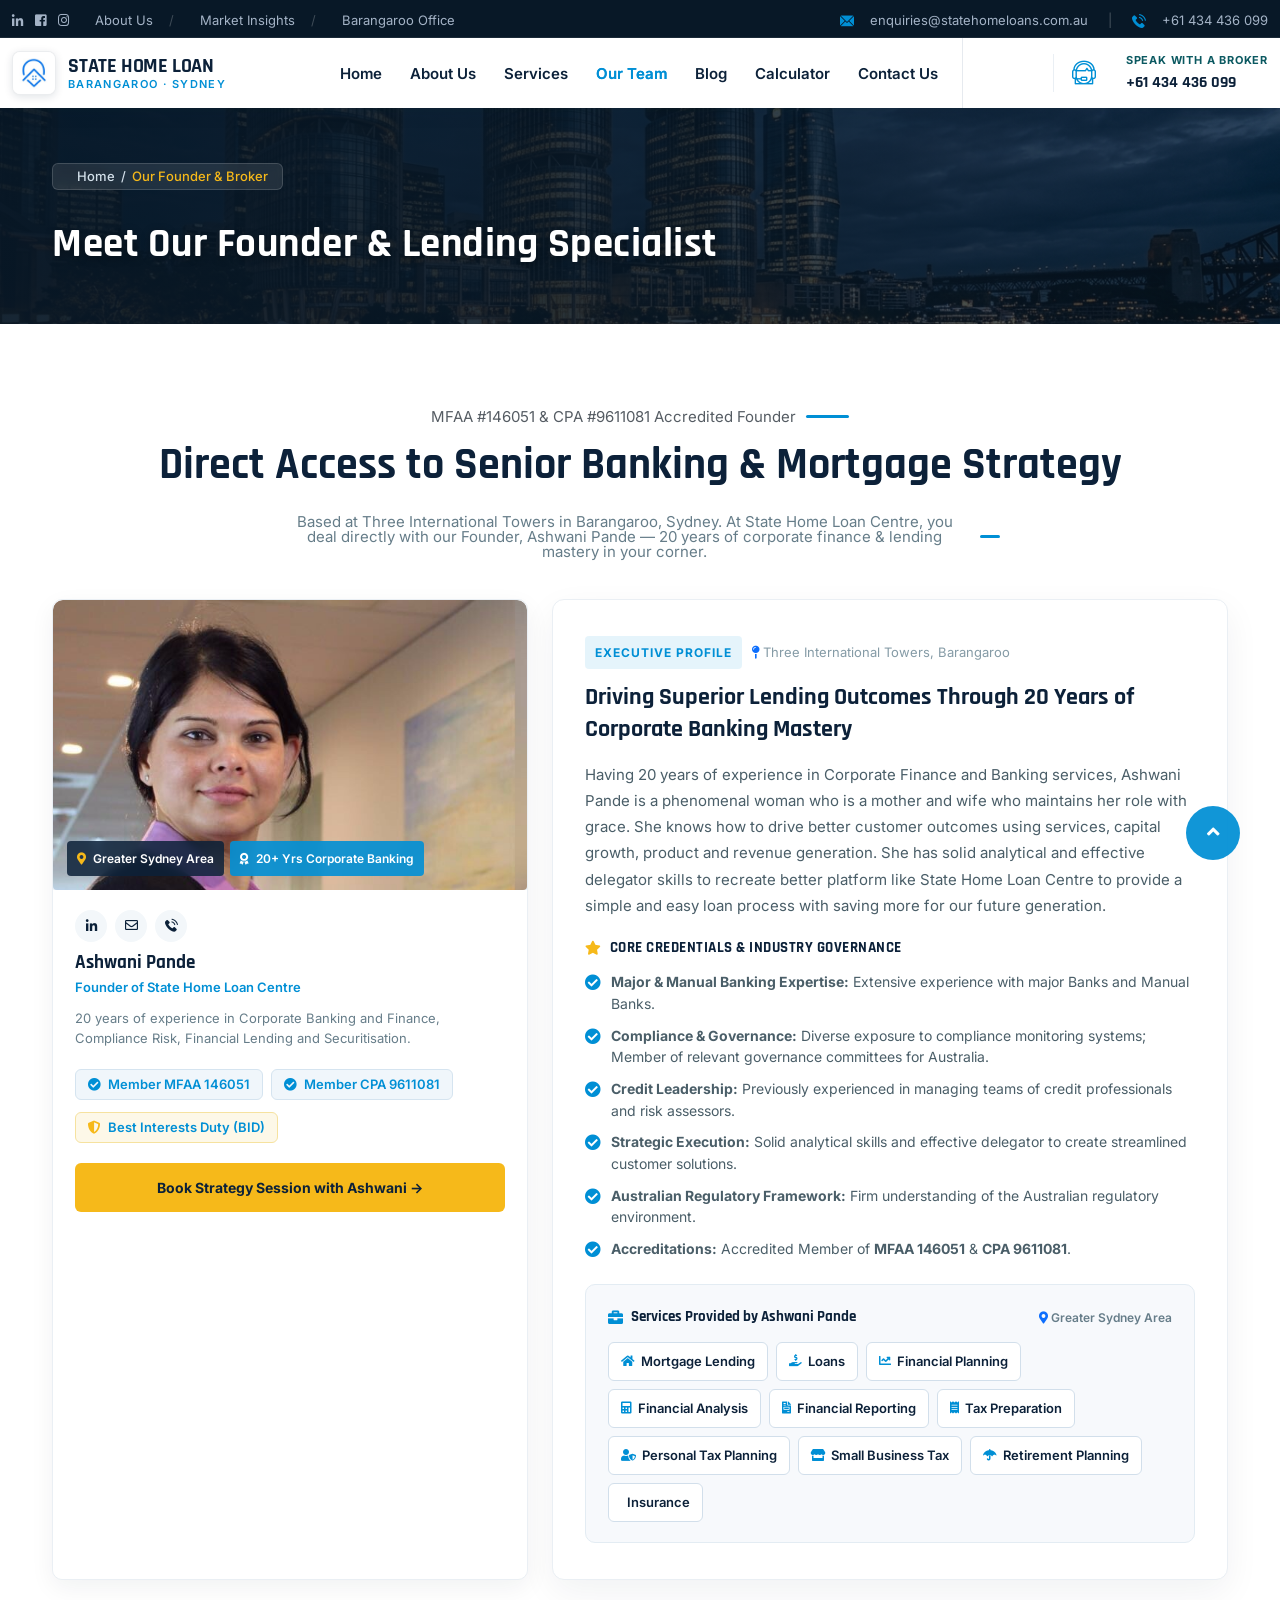
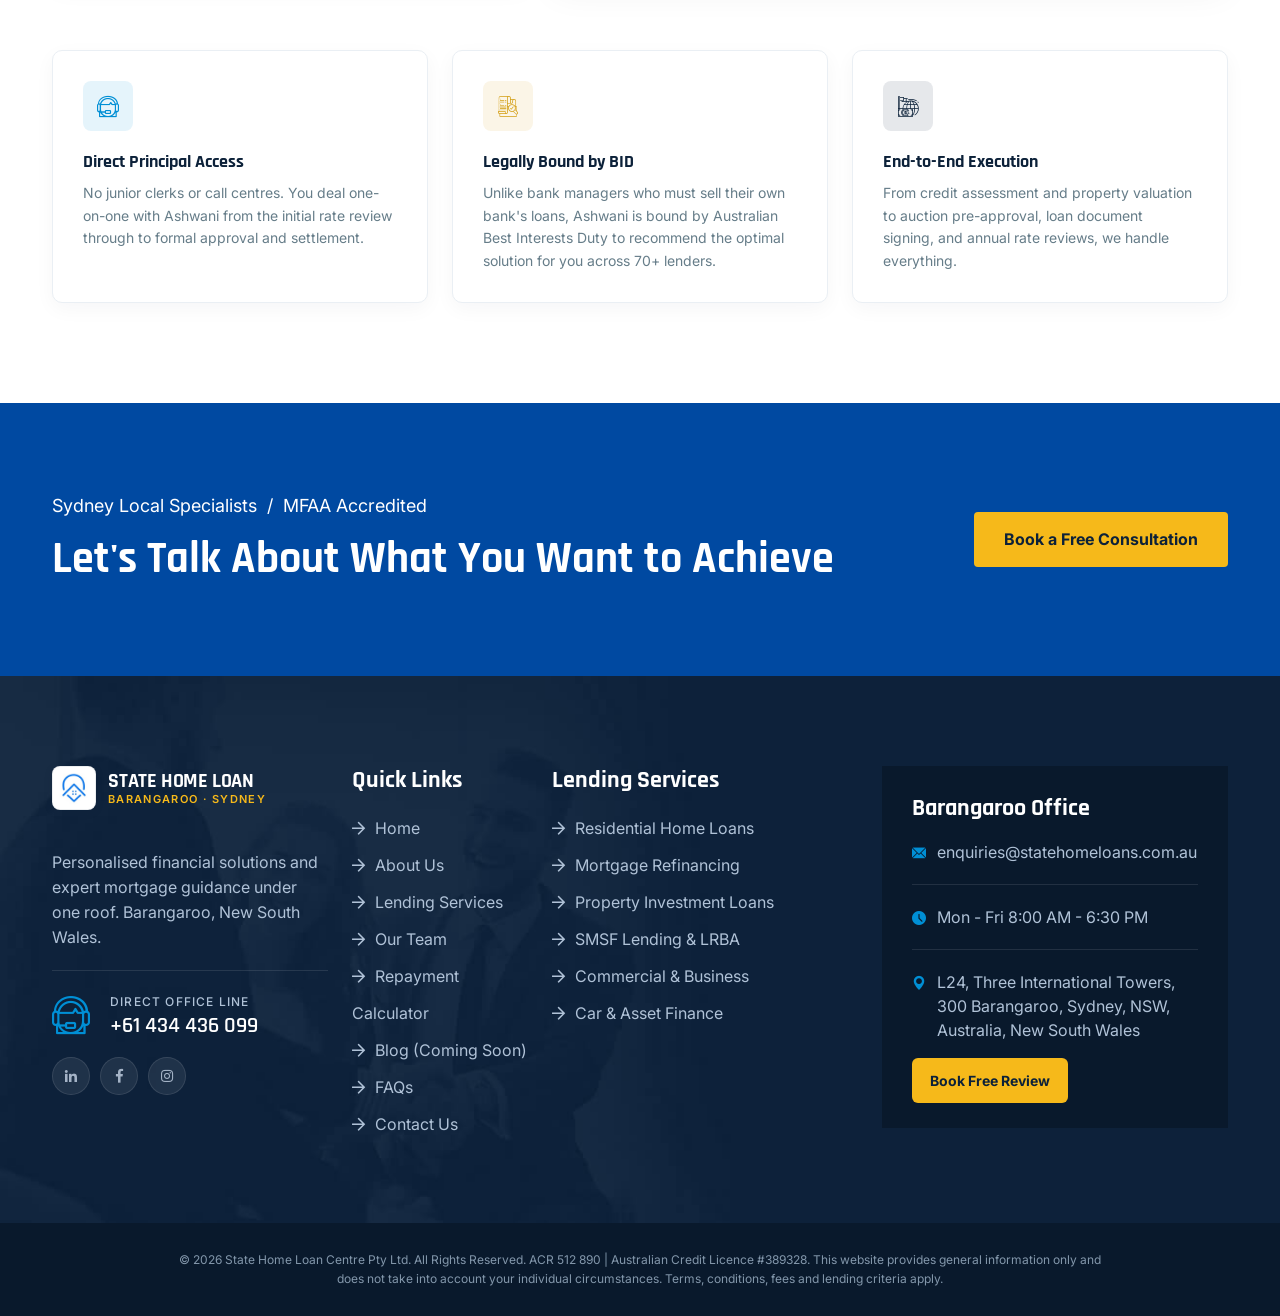
<file: team.html>
<!DOCTYPE html>
<html lang="en">

<head>
    <meta charset="UTF-8">
    <meta name="viewport" content="width=device-width, initial-scale=1.0">
    <title>Meet Ashwani Pande, Founder | State Home Loan Centre | Barangaroo Sydney</title>
    <!-- favicons Icons -->
    <link rel="apple-touch-icon" sizes="180x180" href="assets/images/favicons/apple-touch-icon.png">
    <link rel="icon" type="image/png" sizes="32x32" href="assets/images/favicons/favicon-32x32.png">
    <link rel="icon" type="image/png" sizes="16x16" href="assets/images/favicons/favicon-16x16.png">
    <meta name="description"
        content="Meet Ashwani Pande, Founder of State Home Loan Centre, Barangaroo Sydney. MFAA 146051 & CPA 9611081 accredited with 20 years corporate banking & finance experience across Australia.">

    <!-- fonts -->
    <link
        href="https://fonts.googleapis.com/css2?family=Rajdhani:wght@400;500;600;700&family=Inter:ital,wght@0,300;0,400;0,500;0,600;0,700;0,800&display=swap"
        rel="stylesheet">

    <link rel="stylesheet" href="assets/css/bootstrap.min.css">
    <link rel="stylesheet" href="assets/css/fontawesome-all.min.css">
    <link rel="stylesheet" href="assets/css/swiper.min.css">
    <link rel="stylesheet" href="assets/css/animate.min.css">
    <link rel="stylesheet" href="assets/css/pylon-icons.css">
    <link rel="stylesheet" href="assets/css/odometer.min.css">
    <link rel="stylesheet" href="assets/css/magnific-popup.css">
    <link rel="stylesheet" href="assets/css/bootstrap-select.min.css">
    <link rel="stylesheet" href="assets/css/nouislider.min.css">
    <link rel="stylesheet" href="assets/css/nouislider.pips.css">
    <link rel="stylesheet" type="text/css" href="assets/css/flaticon.css">

    <!-- template styles -->
    <link rel="stylesheet" href="assets/css/main.css">
    <link rel="stylesheet" href="assets/css/state-custom.css">
    <script src="assets/js/state-components.js"></script>
</head>

<body>
    <div class="preloader">
        <img class="preloader__image" src="assets/images/loader.png" alt="State Home Loan Centre loading">
    </div>

    <div class="page-wrapper">
        <site-header></site-header>

        <!-- Page Header -->
        <section class="page-header">
            <div class="page-header__bg"
                style="background-image: url(assets/images/backgrounds/page-header-bg-1-1.jpg);"></div>
            <div class="container">
                <ul class="thm-breadcrumb list-unstyled">
                    <li><a href="index.html">Home</a></li>
                    <li>/</li>
                    <li><span>Our Founder &amp; Broker</span></li>
                </ul>
                <h2>Meet Our Founder &amp; Lending Specialist</h2>
            </div>
        </section>

        <!-- Team Page Section -->
        <section class="team-page pt-90 pb-70">
            <div class="container">
                <div class="block-title text-center mb-50">
                    <p>MFAA #146051 &amp; CPA #9611081 Accredited Founder</p>
                    <h2>Direct Access to Senior Banking &amp; Mortgage Strategy</h2>
                    <p style="max-width:720px;margin:12px auto 0;color:#667d89;font-size:15px;">Based at Three
                        International Towers in Barangaroo, Sydney. At State Home Loan Centre, you deal directly with
                        our Founder, Ashwani Pande — 20 years of corporate finance &amp; lending mastery in your corner.
                    </p>
                </div>

                <!-- Executive Profile: Ashwani Pande -->
                <div class="row align-items-stretch">
                    <!-- Left Column: Founder Profile Card -->
                    <div class="col-lg-5 col-md-12 mb-40">
                        <div class="team-one__card"
                            style="height:100%;box-shadow:0 12px 35px rgba(12,33,57,0.08);border:1px solid #EAEFF4;border-radius:12px;overflow:hidden;">
                            <div class="team-one__image" style="position:relative;background:#f0f4f8;">
                                <img src="assets/images/team/ashwani-pande.jpg"
                                    alt="Ashwani Pande Founder State Home Loan Centre"
                                    style="width:100%;height:380px;object-fit:cover;object-position:center top;">
                                <div
                                    style="position:absolute;bottom:14px;left:14px;right:14px;display:flex;flex-wrap:wrap;gap:6px;">
                                    <span
                                        style="background:rgba(12,33,57,0.85);backdrop-filter:blur(4px);color:#FFFFFF;padding:5px 10px;border-radius:4px;font-size:12px;font-weight:600;"><i
                                            class="fa fa-map-marker-alt" style="color:#F6B91A;margin-right:4px;"></i>
                                        Greater Sydney Area</span>
                                    <span
                                        style="background:rgba(0,143,213,0.9);backdrop-filter:blur(4px);color:#FFFFFF;padding:5px 10px;border-radius:4px;font-size:12px;font-weight:600;"><i
                                            class="fa fa-award" style="margin-right:4px;"></i> 20+ Yrs Corporate
                                        Banking</span>
                                </div>
                            </div>
                            <div class="team-one__content" style="padding:26px;">
                                <div class="team-one__social mb-15">
                                    <a href="https://www.linkedin.com/in/ashwanipande?utm_source=share_via&utm_content=profile&utm_medium=member_android"
                                        target="_blank" rel="noopener noreferrer" class="fab fa-linkedin-in"
                                        aria-label="LinkedIn"></a>
                                    <a href="mailto:enquiries@statehomeloans.com.au" class="far fa-envelope"
                                        aria-label="Email"></a>
                                    <a href="tel:+61434436099" class="pylon-icon-telephone"
                                        aria-label="Call +61 434 436 099"></a>
                                </div>
                                <h3 style="font-size:26px;color:#0C2139;margin-bottom:4px;font-weight:700;">Ashwani
                                    Pande</h3>
                                <span
                                    style="font-size:15px;color:#008FD5;font-weight:600;display:block;margin-bottom:12px;">Founder
                                    of State Home Loan Centre</span>

                                <p style="font-size:13px;color:#667d89;line-height:1.6;margin-bottom:16px;">
                                    20 years of experience in Corporate Banking and Finance, Compliance Risk, Financial
                                    Lending and Securitisation.
                                </p>

                                <!-- Accreditation Badges -->
                                <div class="shl-broker-badges"
                                    style="display:flex;flex-wrap:wrap;gap:8px;margin-bottom:20px;">
                                    <span
                                        style="background:#F0F6FB;color:#0C2139;padding:6px 12px;border-radius:6px;font-size:12px;font-weight:700;border:1px solid #D5E4F0;">
                                        <i class="fa fa-check-circle" style="color:#008FD5;margin-right:4px;"></i>
                                        Member MFAA 146051
                                    </span>
                                    <span
                                        style="background:#F0F6FB;color:#0C2139;padding:6px 12px;border-radius:6px;font-size:12px;font-weight:700;border:1px solid #D5E4F0;">
                                        <i class="fa fa-check-circle" style="color:#008FD5;margin-right:4px;"></i>
                                        Member CPA 9611081
                                    </span>
                                    <span
                                        style="background:#FDF8E8;color:#856404;padding:6px 12px;border-radius:6px;font-size:12px;font-weight:700;border:1px solid #F6E29F;">
                                        <i class="fa fa-shield-alt" style="color:#F6B91A;margin-right:4px;"></i> Best
                                        Interests Duty (BID)
                                    </span>
                                </div>

                                <div style="display:grid;gap:10px;">
                                    <button type="button" class="thm-btn shl-btn-gold" data-book="plan"
                                        style="padding:12px 20px;font-size:14px;border-radius:6px;width:100%;text-align:center;">
                                        Book Strategy Session with Ashwani &rarr;
                                    </button>
                                    <a href="tel:+61434436099" class="thm-btn hero-btn-outline"
                                        style="padding:11px 20px;font-size:14px;border-radius:6px;width:100%;text-align:center;display:block;">
                                        <i class="fas fa-phone-alt" style="margin-right:6px;"></i> Call Direct: +61 434
                                        436 099
                                    </a>
                                </div>
                            </div>
                        </div>
                    </div>

                    <!-- Right Column: Executive Bio, Qualifications & Services Provided -->
                    <div class="col-lg-7 col-md-12 mb-40">
                        <div
                            style="background:#FFFFFF;border:1px solid #EAEFF4;border-radius:12px;padding:36px 32px;box-shadow:0 12px 35px rgba(12,33,57,0.06);height:100%;display:flex;flex-direction:column;justify-content:space-between;">
                            <div>
                                <div style="display:flex;align-items:center;gap:10px;margin-bottom:12px;">
                                    <span
                                        style="background:rgba(0,143,213,0.1);color:#008FD5;font-weight:700;font-size:12px;letter-spacing:1px;text-transform:uppercase;padding:4px 10px;border-radius:4px;">Executive
                                        Profile</span>
                                    <span style="color:#859ba6;font-size:13px;"><i
                                            class="fa fa-map-pin text-primary mr-1"></i> Three International Towers,
                                        Barangaroo</span>
                                </div>
                                <h3
                                    style="font-size:24px;color:#0C2139;font-weight:700;line-height:1.35;margin-bottom:16px;">
                                    Driving Superior Lending Outcomes Through 20 Years of Corporate Banking Mastery
                                </h3>

                                <p style="font-size:15px;color:#4a5e68;line-height:1.75;margin-bottom:20px;">
                                    Having 20 years of experience in Corporate Finance and Banking services, Ashwani
                                    Pande is a phenomenal woman who is a mother and wife who maintains her role with
                                    grace. She knows how to drive better customer outcomes using services, capital
                                    growth, product and revenue generation. She has solid analytical and effective
                                    delegator skills to recreate better platform like State Home Loan Centre to provide
                                    a simple and easy loan process with saving more for our future generation.
                                </p>

                                <!-- Core Credentials & Industry Governance -->
                                <h4
                                    style="font-size:15px;color:#0C2139;font-weight:700;text-transform:uppercase;letter-spacing:0.5px;margin-bottom:14px;display:flex;align-items:center;gap:8px;">
                                    <i class="fas fa-star" style="color:#F6B91A;font-size:14px;"></i> Core Credentials
                                    &amp; Industry Governance
                                </h4>
                                <ul style="list-style:none;padding:0;margin:0 0 24px 0;display:grid;gap:10px;">
                                    <li
                                        style="display:flex;align-items:flex-start;gap:10px;font-size:14px;color:#4a5e68;line-height:1.55;">
                                        <i class="fa fa-check-circle"
                                            style="color:#008FD5;font-size:16px;margin-top:3px;flex-shrink:0;"></i>
                                        <span><strong>Major &amp; Manual Banking Expertise:</strong> Extensive
                                            experience with major Banks and Manual Banks.</span>
                                    </li>
                                    <li
                                        style="display:flex;align-items:flex-start;gap:10px;font-size:14px;color:#4a5e68;line-height:1.55;">
                                        <i class="fa fa-check-circle"
                                            style="color:#008FD5;font-size:16px;margin-top:3px;flex-shrink:0;"></i>
                                        <span><strong>Compliance &amp; Governance:</strong> Diverse exposure to
                                            compliance monitoring systems; Member of relevant governance committees for
                                            Australia.</span>
                                    </li>
                                    <li
                                        style="display:flex;align-items:flex-start;gap:10px;font-size:14px;color:#4a5e68;line-height:1.55;">
                                        <i class="fa fa-check-circle"
                                            style="color:#008FD5;font-size:16px;margin-top:3px;flex-shrink:0;"></i>
                                        <span><strong>Credit Leadership:</strong> Previously experienced in managing
                                            teams of credit professionals and risk assessors.</span>
                                    </li>
                                    <li
                                        style="display:flex;align-items:flex-start;gap:10px;font-size:14px;color:#4a5e68;line-height:1.55;">
                                        <i class="fa fa-check-circle"
                                            style="color:#008FD5;font-size:16px;margin-top:3px;flex-shrink:0;"></i>
                                        <span><strong>Strategic Execution:</strong> Solid analytical skills and
                                            effective delegator to create streamlined customer solutions.</span>
                                    </li>
                                    <li
                                        style="display:flex;align-items:flex-start;gap:10px;font-size:14px;color:#4a5e68;line-height:1.55;">
                                        <i class="fa fa-check-circle"
                                            style="color:#008FD5;font-size:16px;margin-top:3px;flex-shrink:0;"></i>
                                        <span><strong>Australian Regulatory Framework:</strong> Firm understanding of
                                            the Australian regulatory environment.</span>
                                    </li>
                                    <li
                                        style="display:flex;align-items:flex-start;gap:10px;font-size:14px;color:#4a5e68;line-height:1.55;">
                                        <i class="fa fa-check-circle"
                                            style="color:#008FD5;font-size:16px;margin-top:3px;flex-shrink:0;"></i>
                                        <span><strong>Accreditations:</strong> Accredited Member of <strong>MFAA
                                                146051</strong> &amp; <strong>CPA 9611081</strong>.</span>
                                    </li>
                                </ul>

                                <!-- Services Provided -->
                                <div
                                    style="background:#F7F9FC;border-radius:10px;padding:20px 22px;border:1px solid #E3ECF3;">
                                    <div
                                        style="display:flex;justify-content:space-between;align-items:center;margin-bottom:12px;flex-wrap:wrap;gap:8px;">
                                        <h4
                                            style="font-size:15px;color:#0C2139;font-weight:700;margin:0;display:flex;align-items:center;gap:8px;">
                                            <i class="fas fa-briefcase" style="color:#008FD5;"></i> Services Provided by
                                            Ashwani Pande
                                        </h4>
                                        <span style="font-size:12px;color:#667d89;font-weight:600;"><i
                                                class="fa fa-map-marker-alt text-primary mr-1"></i> Greater Sydney
                                            Area</span>
                                    </div>
                                    <div style="display:flex;flex-wrap:wrap;gap:8px;">
                                        <a href="https://www.linkedin.com/search/results/services/?origin=SERVICES_PAGE_SERVICE_CATEGORY_NAVIGATION&serviceCategory=1723"
                                            target="_blank" rel="noopener noreferrer" class="shl-service-tag"
                                            style="background:#FFFFFF;color:#0C2139;padding:6px 12px;border-radius:6px;font-size:13px;font-weight:600;border:1px solid #D2DFEB;text-decoration:none;display:inline-flex;align-items:center;gap:6px;transition:all 0.2s;"><i
                                                class="fas fa-home" style="color:#008FD5;font-size:12px;"></i> Mortgage
                                            Lending</a>
                                        <a href="https://www.linkedin.com/search/results/services/?origin=SERVICES_PAGE_SERVICE_CATEGORY_NAVIGATION&serviceCategory=212"
                                            target="_blank" rel="noopener noreferrer" class="shl-service-tag"
                                            style="background:#FFFFFF;color:#0C2139;padding:6px 12px;border-radius:6px;font-size:13px;font-weight:600;border:1px solid #D2DFEB;text-decoration:none;display:inline-flex;align-items:center;gap:6px;transition:all 0.2s;"><i
                                                class="fas fa-hand-holding-usd"
                                                style="color:#008FD5;font-size:12px;"></i> Loans</a>
                                        <a href="https://www.linkedin.com/search/results/services/?origin=SERVICES_PAGE_SERVICE_CATEGORY_NAVIGATION&serviceCategory=8552"
                                            target="_blank" rel="noopener noreferrer" class="shl-service-tag"
                                            style="background:#FFFFFF;color:#0C2139;padding:6px 12px;border-radius:6px;font-size:13px;font-weight:600;border:1px solid #D2DFEB;text-decoration:none;display:inline-flex;align-items:center;gap:6px;transition:all 0.2s;"><i
                                                class="fas fa-chart-line" style="color:#008FD5;font-size:12px;"></i>
                                            Financial Planning</a>
                                        <a href="https://www.linkedin.com/search/results/services/?origin=SERVICES_PAGE_SERVICE_CATEGORY_NAVIGATION&serviceCategory=826"
                                            target="_blank" rel="noopener noreferrer" class="shl-service-tag"
                                            style="background:#FFFFFF;color:#0C2139;padding:6px 12px;border-radius:6px;font-size:13px;font-weight:600;border:1px solid #D2DFEB;text-decoration:none;display:inline-flex;align-items:center;gap:6px;transition:all 0.2s;"><i
                                                class="fas fa-calculator" style="color:#008FD5;font-size:12px;"></i>
                                            Financial Analysis</a>
                                        <a href="https://www.linkedin.com/search/results/services/?origin=SERVICES_PAGE_SERVICE_CATEGORY_NAVIGATION&serviceCategory=219"
                                            target="_blank" rel="noopener noreferrer" class="shl-service-tag"
                                            style="background:#FFFFFF;color:#0C2139;padding:6px 12px;border-radius:6px;font-size:13px;font-weight:600;border:1px solid #D2DFEB;text-decoration:none;display:inline-flex;align-items:center;gap:6px;transition:all 0.2s;"><i
                                                class="fas fa-file-invoice" style="color:#008FD5;font-size:12px;"></i>
                                            Financial Reporting</a>
                                        <a href="https://www.linkedin.com/search/results/services/?origin=SERVICES_PAGE_SERVICE_CATEGORY_NAVIGATION&serviceCategory=2433"
                                            target="_blank" rel="noopener noreferrer" class="shl-service-tag"
                                            style="background:#FFFFFF;color:#0C2139;padding:6px 12px;border-radius:6px;font-size:13px;font-weight:600;border:1px solid #D2DFEB;text-decoration:none;display:inline-flex;align-items:center;gap:6px;transition:all 0.2s;"><i
                                                class="fas fa-receipt" style="color:#008FD5;font-size:12px;"></i> Tax
                                            Preparation</a>
                                        <a href="https://www.linkedin.com/search/results/services/?origin=SERVICES_PAGE_SERVICE_CATEGORY_NAVIGATION&serviceCategory=45112"
                                            target="_blank" rel="noopener noreferrer" class="shl-service-tag"
                                            style="background:#FFFFFF;color:#0C2139;padding:6px 12px;border-radius:6px;font-size:13px;font-weight:600;border:1px solid #D2DFEB;text-decoration:none;display:inline-flex;align-items:center;gap:6px;transition:all 0.2s;"><i
                                                class="fas fa-user-shield" style="color:#008FD5;font-size:12px;"></i>
                                            Personal Tax Planning</a>
                                        <a href="https://www.linkedin.com/search/results/services/?origin=SERVICES_PAGE_SERVICE_CATEGORY_NAVIGATION&serviceCategory=45690"
                                            target="_blank" rel="noopener noreferrer" class="shl-service-tag"
                                            style="background:#FFFFFF;color:#0C2139;padding:6px 12px;border-radius:6px;font-size:13px;font-weight:600;border:1px solid #D2DFEB;text-decoration:none;display:inline-flex;align-items:center;gap:6px;transition:all 0.2s;"><i
                                                class="fas fa-store" style="color:#008FD5;font-size:12px;"></i> Small
                                            Business Tax</a>
                                        <a href="https://www.linkedin.com/search/results/services/?origin=SERVICES_PAGE_SERVICE_CATEGORY_NAVIGATION&serviceCategory=1934"
                                            target="_blank" rel="noopener noreferrer" class="shl-service-tag"
                                            style="background:#FFFFFF;color:#0C2139;padding:6px 12px;border-radius:6px;font-size:13px;font-weight:600;border:1px solid #D2DFEB;text-decoration:none;display:inline-flex;align-items:center;gap:6px;transition:all 0.2s;"><i
                                                class="fas fa-umbrella" style="color:#008FD5;font-size:12px;"></i>
                                            Retirement Planning</a>
                                        <a href="https://www.linkedin.com/search/results/services/?origin=SERVICES_PAGE_SERVICE_CATEGORY_NAVIGATION&serviceCategory=340"
                                            target="_blank" rel="noopener noreferrer" class="shl-service-tag"
                                            style="background:#FFFFFF;color:#0C2139;padding:6px 12px;border-radius:6px;font-size:13px;font-weight:600;border:1px solid #D2DFEB;text-decoration:none;display:inline-flex;align-items:center;gap:6px;transition:all 0.2s;"><i
                                                class="fas fa-shield-virus" style="color:#008FD5;font-size:12px;"></i>
                                            Insurance</a>
                                    </div>
                                </div>
                            </div>
                        </div>
                    </div>
                </div>

                <!-- Three Advantages of Direct Relationship -->
                <div class="row mt-30">
                    <div class="col-lg-4 col-md-6 mb-30">
                        <div
                            style="background:#FFFFFF;border:1px solid #EAEFF4;border-radius:10px;padding:30px;height:100%;box-shadow:0 6px 20px rgba(12,33,57,0.04);">
                            <div
                                style="width:50px;height:50px;border-radius:8px;background:rgba(0,143,213,0.1);display:flex;align-items:center;justify-content:center;color:#008FD5;font-size:22px;margin-bottom:20px;">
                                <i class="pylon-icon-tech-support"></i>
                            </div>
                            <h4 style="font-size:18px;color:#0C2139;font-weight:700;margin-bottom:10px;">Direct
                                Principal Access</h4>
                            <p style="font-size:14px;color:#667d89;line-height:1.6;margin:0;">No junior clerks or call
                                centres. You deal one-on-one with Ashwani from the initial rate review through to formal
                                approval and settlement.</p>
                        </div>
                    </div>
                    <div class="col-lg-4 col-md-6 mb-30">
                        <div
                            style="background:#FFFFFF;border:1px solid #EAEFF4;border-radius:10px;padding:30px;height:100%;box-shadow:0 6px 20px rgba(12,33,57,0.04);">
                            <div
                                style="width:50px;height:50px;border-radius:8px;background:rgba(212,160,23,0.1);display:flex;align-items:center;justify-content:center;color:#D4A017;font-size:22px;margin-bottom:20px;">
                                <i class="pylon-icon-verification"></i>
                            </div>
                            <h4 style="font-size:18px;color:#0C2139;font-weight:700;margin-bottom:10px;">Legally Bound
                                by BID</h4>
                            <p style="font-size:14px;color:#667d89;line-height:1.6;margin:0;">Unlike bank managers who
                                must sell their own bank's loans, Ashwani is bound by Australian Best Interests Duty to
                                recommend the optimal solution for you across 70+ lenders.</p>
                        </div>
                    </div>
                    <div class="col-lg-4 col-md-6 mb-30">
                        <div
                            style="background:#FFFFFF;border:1px solid #EAEFF4;border-radius:10px;padding:30px;height:100%;box-shadow:0 6px 20px rgba(12,33,57,0.04);">
                            <div
                                style="width:50px;height:50px;border-radius:8px;background:rgba(12,33,57,0.1);display:flex;align-items:center;justify-content:center;color:#0C2139;font-size:22px;margin-bottom:20px;">
                                <i class="pylon-icon-finance"></i>
                            </div>
                            <h4 style="font-size:18px;color:#0C2139;font-weight:700;margin-bottom:10px;">End-to-End
                                Execution</h4>
                            <p style="font-size:14px;color:#667d89;line-height:1.6;margin:0;">From credit assessment and
                                property valuation to auction pre-approval, loan document signing, and annual rate
                                reviews, we handle everything.</p>
                        </div>
                    </div>
                </div>
            </div>
        </section>

        <!-- CTA Section -->
        <section class="call-to-action"
            style="background-image: url(assets/images/backgrounds/call-to-action-bg-1-1.jpg);">
            <div class="container">
                <div class="left-content">
                    <p><span>Sydney Local Specialists</span><span>MFAA Accredited</span></p>
                    <h3>Let's Talk About What You Want to Achieve</h3>
                </div>
                <div class="right-content">
                    <button class="thm-btn shl-btn-gold" type="button" data-book>Book a Free Consultation</button>
                </div>
            </div>
        </section>

        <site-footer></site-footer>
    </div>

    <script src="assets/js/jquery-3.5.1.min.js"></script>
    <script src="assets/js/bootstrap.bundle.min.js"></script>
    <script src="assets/js/swiper.min.js"></script>
    <script src="assets/js/jquery.ajaxchimp.min.js"></script>
    <script src="assets/js/jquery.magnific-popup.min.js"></script>
    <script src="assets/js/jquery.validate.min.js"></script>
    <script src="assets/js/bootstrap-select.min.js"></script>
    <script src="assets/js/wow.js"></script>
    <script src="assets/js/odometer.min.js"></script>
    <script src="assets/js/jquery.appear.min.js"></script>
    <script src="assets/js/wNumb.min.js"></script>
    <script src="assets/js/nouislider.min.js"></script>

    <!-- template js -->
    <script src="assets/js/theme.js"></script>
    <script src="assets/js/state-custom.js"></script>
</body>

</html>
</file>
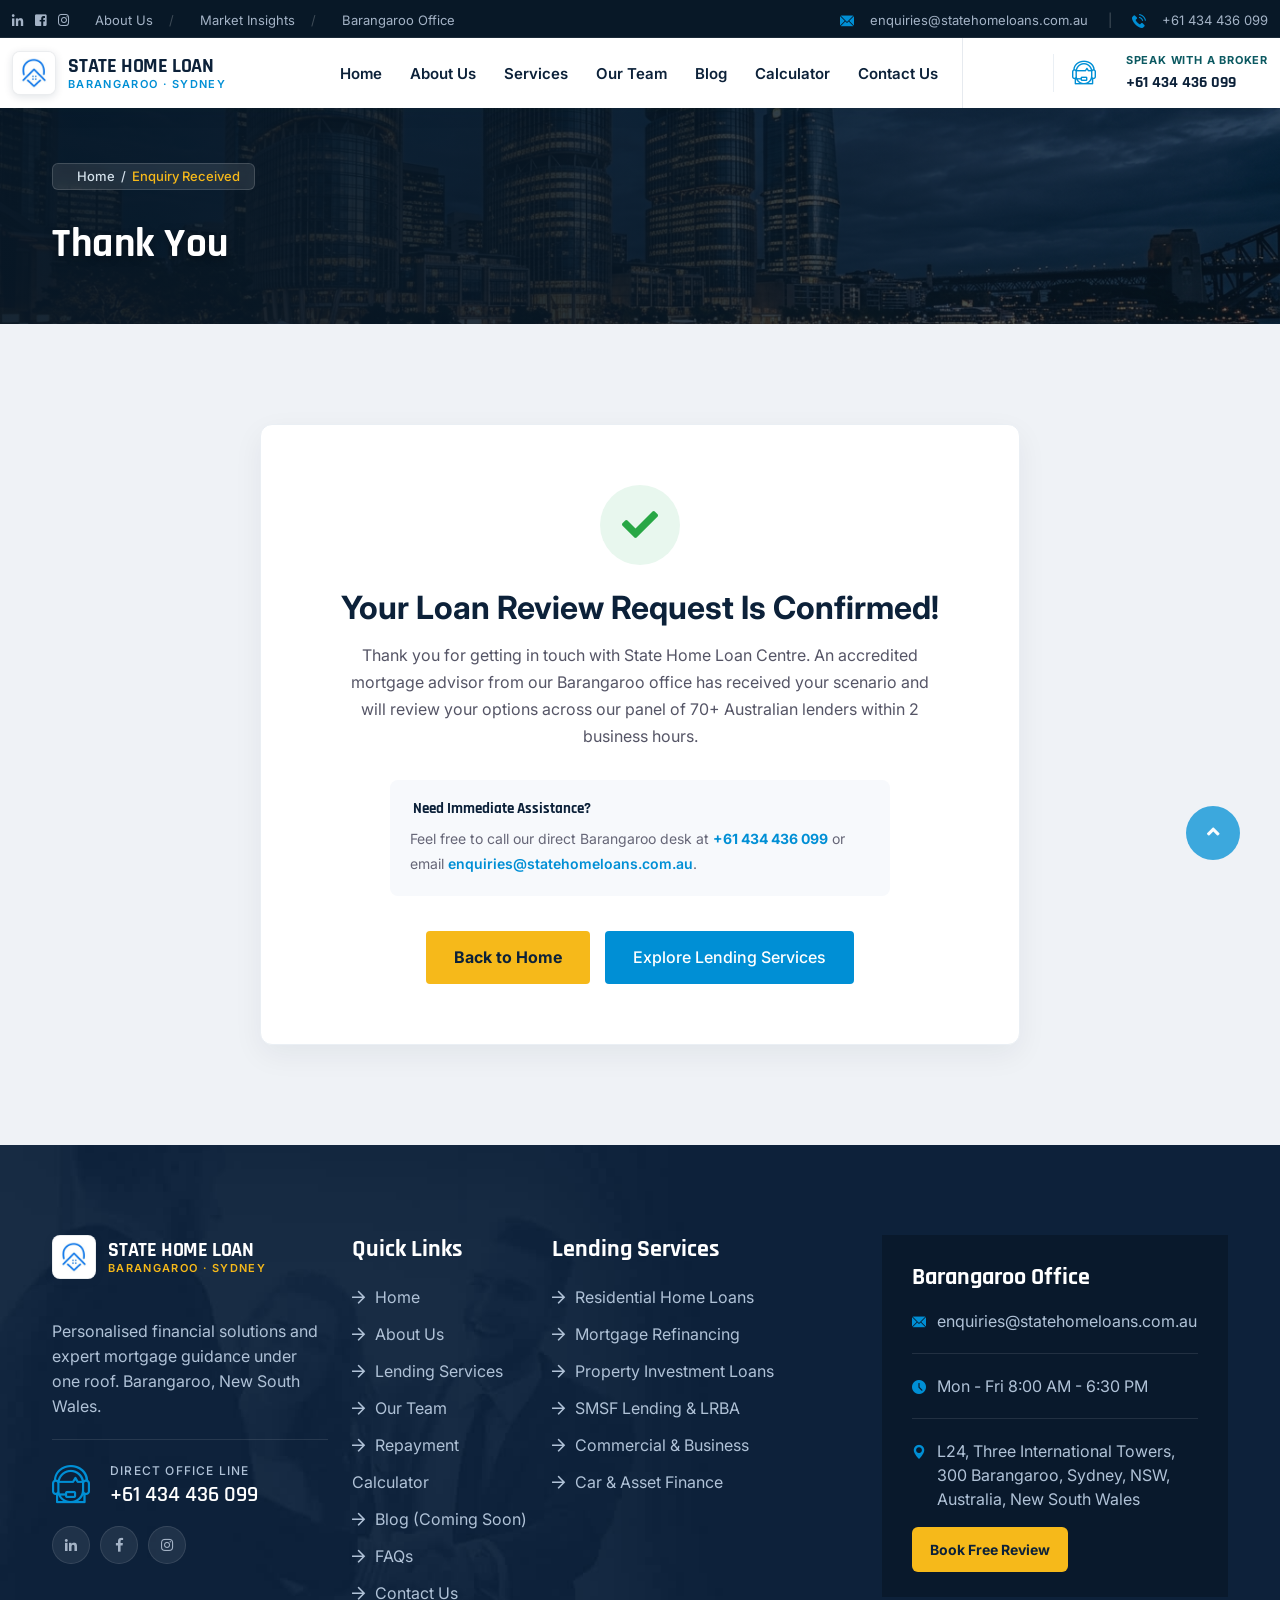
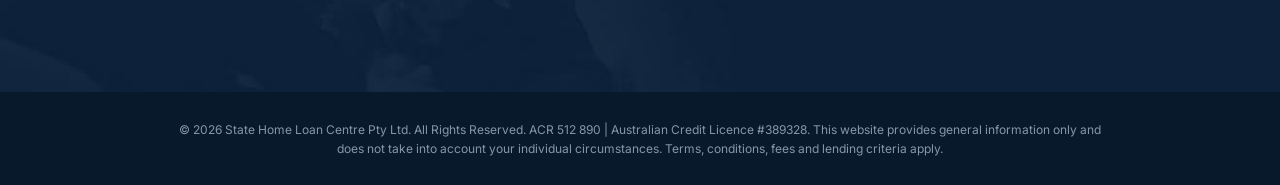
<file: thank-you.html>
<!DOCTYPE html>
<html lang="en">

<head>
    <meta charset="UTF-8">
    <meta name="viewport" content="width=device-width, initial-scale=1.0">
    <title>Enquiry Received | State Home Loan Centre | Barangaroo Sydney</title>
    <!-- favicons Icons -->
    <link rel="apple-touch-icon" sizes="180x180" href="assets/images/favicons/apple-touch-icon.png">
    <link rel="icon" type="image/png" sizes="32x32" href="assets/images/favicons/favicon-32x32.png">
    <link rel="icon" type="image/png" sizes="16x16" href="assets/images/favicons/favicon-16x16.png">
    <meta name="description" content="Thank you for contacting State Home Loan Centre. Our accredited Sydney mortgage advisory team will be in touch shortly.">

    <!-- fonts -->
    <link href="https://fonts.googleapis.com/css2?family=Rubik:ital,wght@0,300;0,400;0,500;0,600;0,700;0,800;0,900;1,300;1,400;1,500;1,600;1,700;1,800;1,900&display=swap" rel="stylesheet">

    <link rel="stylesheet" href="assets/css/bootstrap.min.css">
    <link rel="stylesheet" href="assets/css/fontawesome-all.min.css">
    <link rel="stylesheet" href="assets/css/swiper.min.css">
    <link rel="stylesheet" href="assets/css/animate.min.css">
    <link rel="stylesheet" href="assets/css/pylon-icons.css">
    <link rel="stylesheet" href="assets/css/odometer.min.css">
    <link rel="stylesheet" href="assets/css/magnific-popup.css">
    <link rel="stylesheet" href="assets/css/bootstrap-select.min.css">
    <link rel="stylesheet" href="assets/css/nouislider.min.css">
    <link rel="stylesheet" href="assets/css/nouislider.pips.css">

    <!-- template styles -->
    <link rel="stylesheet" href="assets/css/main.css">
    <link rel="stylesheet" href="assets/css/state-custom.css">
    <script src="assets/js/state-components.js"></script>
</head>

<body>
    <div class="preloader">
        <img class="preloader__image" src="assets/images/loader.png" alt="State Home Loan Centre loading">
    </div>

    <div class="page-wrapper">
        <site-header></site-header>

        <section class="page-header">
            <div class="page-header__bg" style="background-image: url(assets/images/backgrounds/page-header-bg-1-1.jpg);"></div>
            <div class="container">
                <ul class="thm-breadcrumb list-unstyled">
                    <li><a href="index.html">Home</a></li>
                    <li>/</li>
                    <li><span>Enquiry Received</span></li>
                </ul>
                <h2>Thank You</h2>
            </div>
        </section>

        <section class="thank-you-page pt-90 pb-90">
            <div class="container">
                <div class="thank-you text-center" style="background:#FFFFFF;border:1px solid #EAEFF4;border-radius:12px;padding:60px 30px;max-width:760px;margin:0 auto;box-shadow:0 10px 30px rgba(12,33,57,0.06);">
                    <div style="width:80px;height:80px;border-radius:50%;background:#e8f7ee;display:flex;align-items:center;justify-content:center;margin:0 auto 24px;">
                        <i class="fa fa-check" style="font-size:36px;color:#28a745;"></i>
                    </div>
                    <h2 style="color:#0C2139;font-size:32px;font-weight:700;margin-bottom:14px;">Your Loan Review Request Is Confirmed!</h2>
                    <p style="font-size:16px;color:#556;line-height:1.7;max-width:580px;margin:0 auto 30px;">Thank you for getting in touch with State Home Loan Centre. An accredited mortgage advisor from our Barangaroo office has received your scenario and will review your options across our panel of 70+ Australian lenders within 2 business hours.</p>
                    
                    <div style="background:#F7F9FC;border-radius:8px;padding:20px;max-width:500px;margin:0 auto 35px;text-align:left;">
                        <h4 style="font-size:15px;color:#0C2139;margin-bottom:8px;font-weight:700;"><i class="fa fa-phone-alt text-primary mr-2"></i> Need Immediate Assistance?</h4>
                        <p style="margin:0;font-size:14px;color:#667;">Feel free to call our direct Barangaroo desk at <a href="tel:+61434436099" style="color:#008FD5;font-weight:700;">+61 434 436 099</a> or email <a href="mailto:enquiries@statehomeloans.com.au" style="color:#008FD5;font-weight:600;">enquiries@statehomeloans.com.au</a>.</p>
                    </div>

                    <div style="display:flex;gap:15px;justify-content:center;flex-wrap:wrap;">
                        <a href="index.html" class="thm-btn shl-btn-gold" style="padding:14px 28px;">Back to Home</a>
                        <a href="services.html" class="thm-btn" style="padding:14px 28px;">Explore Lending Services</a>
                    </div>
                </div>
            </div>
        </section>

        <site-footer></site-footer>
    </div>

    <script src="assets/js/jquery-3.5.1.min.js"></script>
    <script src="assets/js/bootstrap.bundle.min.js"></script>
    <script src="assets/js/swiper.min.js"></script>
    <script src="assets/js/jquery.ajaxchimp.min.js"></script>
    <script src="assets/js/jquery.magnific-popup.min.js"></script>
    <script src="assets/js/jquery.validate.min.js"></script>
    <script src="assets/js/bootstrap-select.min.js"></script>
    <script src="assets/js/wow.js"></script>
    <script src="assets/js/odometer.min.js"></script>
    <script src="assets/js/jquery.appear.min.js"></script>
    <script src="assets/js/wNumb.min.js"></script>
    <script src="assets/js/nouislider.min.js"></script>

    <!-- template js -->
    <script src="assets/js/theme.js"></script>
    <script src="assets/js/state-custom.js"></script>
</body>

</html>
</file>
<file: assets/css/pylon-icons.css>
@font-face {
  font-family: 'pylon-icon';
  src:  url('../fonts/pylon-icon.eot?jocjan');
  src:  url('../fonts/pylon-icon.eot?jocjan#iefix') format('embedded-opentype'),
    url('../fonts/pylon-icon.ttf?jocjan') format('truetype'),
    url('../fonts/pylon-icon.woff?jocjan') format('woff'),
    url('../fonts/pylon-icon.svg?jocjan#pylon-icon') format('svg');
  font-weight: normal;
  font-style: normal;
  font-display: block;
}

[class^="pylon-icon-"], [class*=" pylon-icon-"] {
  /* use !important to prevent issues with browser extensions that change fonts */
  font-family: 'pylon-icon' !important;
  speak: never;
  font-style: normal;
  font-weight: 400;
  font-variant: normal;
  text-transform: none;
  line-height: 1;

  /* Better Font Rendering =========== */
  -webkit-font-smoothing: antialiased;
  -moz-osx-font-smoothing: grayscale;
}

.pylon-icon-telephone:before {
  content: "\e90e";
}
.pylon-icon-call-center:before {
  content: "\e90f";
}
.pylon-icon-online-payment:before {
  content: "\e910";
}
.pylon-icon-buying:before {
  content: "\e911";
}
.pylon-icon-internet:before {
  content: "\e912";
}
.pylon-icon-investment:before {
  content: "\e900";
}
.pylon-icon-strategy:before {
  content: "\e901";
}
.pylon-icon-pin1:before {
  content: "\e902";
}
.pylon-icon-finance:before {
  content: "\e903";
}
.pylon-icon-verification:before {
  content: "\e904";
}
.pylon-icon-assets:before {
  content: "\e905";
}
.pylon-icon-point-of-sale:before {
  content: "\e906";
}
.pylon-icon-consumer-behavior:before {
  content: "\e907";
}
.pylon-icon-left-arrow:before {
  content: "\e908";
}
.pylon-icon-right-arrow:before {
  content: "\e909";
}
.pylon-icon-tech-support:before {
  content: "\e90a";
}
.pylon-icon-clock2:before {
  content: "\e90b";
}
.pylon-icon-email1:before {
  content: "\e90c";
}
.pylon-icon-magnifying-glass:before {
  content: "\e90d";
}
</file>
<file: assets/css/nouislider.pips.css>
/* Base;
 *
 */
.noUi-pips,
.noUi-pips * {
-moz-box-sizing: border-box;
	box-sizing: border-box;
}
.noUi-pips {
	position: absolute;
	font: 400 12px Arial;
	color: #999;
}

/* Values;
 *
 */
.noUi-value {
	width: 40px;
	position: absolute;
	text-align: center;
}
.noUi-value-sub {
	color: #ccc;
	font-size: 10px;
}

/* Markings;
 *
 */
.noUi-marker {
	position: absolute;
	background: #CCC;
}
.noUi-marker-sub {
	background: #AAA;
}
.noUi-marker-large {
	background: #AAA;
}

/* Horizontal layout;
 *
 */
.noUi-pips-horizontal {
	padding: 10px 0;
	height: 50px;
	top: 100%;
	left: 0;
	width: 100%;
}
.noUi-value-horizontal {
	margin-left: -20px;
	padding-top: 20px;
}
.noUi-value-horizontal.noUi-value-sub {
	padding-top: 15px;
}

.noUi-marker-horizontal.noUi-marker {
	margin-left: -1px;
	width: 2px;
	height: 5px;
}
.noUi-marker-horizontal.noUi-marker-sub {
	height: 10px;
}
.noUi-marker-horizontal.noUi-marker-large {
	height: 15px;
}

/* Vertical layout;
 *
 */
.noUi-pips-vertical {
	padding: 0 10px;
	height: 100%;
	top: 0;
	left: 100%;
}
.noUi-value-vertical {
	width: 15px;
	margin-left: 20px;
	margin-top: -5px;
}

.noUi-marker-vertical.noUi-marker {
	width: 5px;
	height: 2px;
	margin-top: -1px;
}
.noUi-marker-vertical.noUi-marker-sub {
	width: 10px;
}
.noUi-marker-vertical.noUi-marker-large {
	width: 15px;
}
</file>
<file: assets/css/flaticon.css>
/*
  	Flaticon icon font: Flaticon
  	Creation date: 28/01/2021 12:51
  	*/
	
	@font-face {
	    font-family: "Flaticon";
	    src: url("../fonts/Flaticon.eot");
	    src: url("../fonts/Flaticon.eot?#iefix") format("embedded-opentype"), url("../fonts/Flaticon.woff2") format("woff2"), url("../fonts/Flaticon.woff") format("woff"), url("../fonts/Flaticon.ttf") format("truetype");
	    font-weight: normal;
	    font-style: normal;
	}
	
	[class^="flaticon-"]:before,
	[class*=" flaticon-"]:before,
	[class^="flaticon-"]:after,
	[class*=" flaticon-"]:after {
	    font-family: Flaticon;
	    font-style: normal;
	}
	
	.flaticon-loan:before {
	    content: "\f100";
	}
	
	.flaticon-growth:before {
	    content: "\f101";
	}
	
	.flaticon-income:before {
	    content: "\f102";
	}
	
	.flaticon-loan-1:before {
	    content: "\f103";
	}
	
	.flaticon-car:before {
	    content: "\f104";
	}
	
	.flaticon-money-bag:before {
	    content: "\f105";
	}
	
	.flaticon-mortgage:before {
	    content: "\f106";
	}
	
	.flaticon-pound:before {
	    content: "\f107";
	}
	
	.flaticon-saving-money:before {
	    content: "\f108";
	}
	
	.flaticon-calculator:before {
	    content: "\f109";
	}
	
	.flaticon-loan-2:before {
	    content: "\f10a";
	}
	
	.flaticon-money-bag-1:before {
	    content: "\f10b";
	}
	
	.flaticon-briefcase:before {
	    content: "\f10c";
	}
	
	.flaticon-loan-3:before {
	    content: "\f10d";
	}
	
	.flaticon-salary:before {
	    content: "\f10e";
	}
	
	.flaticon-credit-card:before {
	    content: "\f10f";
	}
	
	.flaticon-book:before {
	    content: "\f110";
	}
	
	.flaticon-payment-day:before {
	    content: "\f111";
	}
	
	.flaticon-loan-4:before {
	    content: "\f112";
	}
	
	.flaticon-contract:before {
	    content: "\f113";
	}
	
	.flaticon-mortgage-1:before {
	    content: "\f114";
	}
	
	.flaticon-property:before {
	    content: "\f115";
	}
	
	.flaticon-trophy:before {
	    content: "\f116";
	}
	
	.flaticon-insurance:before {
	    content: "\f117";
	}
	
	.flaticon-insurance-1:before {
	    content: "\f118";
	}
	
	.flaticon-online-banking:before {
	    content: "\f119";
	}
	
	.flaticon-peer-to-peer:before {
	    content: "\f11a";
	}
	
	.flaticon-real-estate:before {
	    content: "\f11b";
	}
	
	.flaticon-pos:before {
	    content: "\f11c";
	}
	
	.flaticon-bank:before {
	    content: "\f11d";
	}
	
	.flaticon-rate:before {
	    content: "\f11e";
	}
	
	.flaticon-wallet:before {
	    content: "\f11f";
	}
	
	.flaticon-interest:before {
	    content: "\f120";
	}
	
	.flaticon-calendar:before {
	    content: "\f121";
	}
	
	.flaticon-contract-1:before {
	    content: "\f122";
	}
	
	.flaticon-contract-2:before {
	    content: "\f123";
	}
	
	.flaticon-discount-tag:before {
	    content: "\f124";
	}
	
	.flaticon-car-1:before {
	    content: "\f125";
	}
	
	.flaticon-give-money:before {
	    content: "\f126";
	}
	
	.flaticon-mortgage-2:before {
	    content: "\f127";
	}
	
	.flaticon-real-estate-1:before {
	    content: "\f128";
	}
	
	.flaticon-cost:before {
	    content: "\f129";
	}
	
	.flaticon-agreement:before {
	    content: "\f12a";
	}
	
	.flaticon-atm:before {
	    content: "\f12b";
	}
	
	.flaticon-processing:before {
	    content: "\f12c";
	}
	
	.flaticon-loan-5:before {
	    content: "\f12d";
	}
	
	.flaticon-property-1:before {
	    content: "\f12e";
	}
	
	.flaticon-dollar:before {
	    content: "\f12f";
	}
	
	.flaticon-document:before {
	    content: "\f130";
	}
	
	.flaticon-insurance-2:before {
	    content: "\f131";
	}
	
	.flaticon-globe:before {
	    content: "\f132";
	}
	
	.flaticon-value:before {
	    content: "\f133";
	}
	
	.flaticon-loan-6:before {
	    content: "\f134";
	}
	
	.flaticon-piggy-bank:before {
	    content: "\f135";
	}
	
	.flaticon-coin:before {
	    content: "\f136";
	}
	
	.flaticon-loan-7:before {
	    content: "\f137";
	}
	
	.flaticon-business-and-finance:before {
	    content: "\f138";
	}
	
	.flaticon-shed:before {
	    content: "\f139";
	}
	
	.flaticon-value-1:before {
	    content: "\f13a";
	}
	
	.flaticon-house:before {
	    content: "\f13b";
	}
	
	.flaticon-invoice:before {
	    content: "\f13c";
	}
	
	.flaticon-agent:before {
	    content: "\f13d";
	}
	
	.flaticon-insurance-3:before {
	    content: "\f13e";
	}
	
	.flaticon-payment:before {
	    content: "\f13f";
	}
	
	.flaticon-money:before {
	    content: "\f140";
	}
	
	.flaticon-sale:before {
	    content: "\f141";
	}
	
	.flaticon-talk:before {
	    content: "\f142";
	}
	
	.flaticon-business-and-finance-1:before {
	    content: "\f143";
	}
	
	.flaticon-loan-8:before {
	    content: "\f144";
	}
	
	.flaticon-sale-1:before {
	    content: "\f145";
	}
	
	.flaticon-real-estate-2:before {
	    content: "\f146";
	}
	
	.flaticon-air-hot-balloon:before {
	    content: "\f147";
	}
	
	.flaticon-mail:before {
	    content: "\f148";
	}
	
	.flaticon-save:before {
	    content: "\f149";
	}
	
	.flaticon-give:before {
	    content: "\f14a";
	}
	
	.flaticon-opportunities:before {
	    content: "\f14b";
	}
	
	.flaticon-piggy-bank-1:before {
	    content: "\f14c";
	}
	
	.flaticon-online-payment:before {
	    content: "\f14d";
	}
	
	.flaticon-growth-1:before {
	    content: "\f14e";
	}
	
	.flaticon-piggy-bank-2:before {
	    content: "\f14f";
	}
	
	.flaticon-protect:before {
	    content: "\f150";
	}
	
	.flaticon-payment-1:before {
	    content: "\f151";
	}
	
	.flaticon-discussion:before {
	    content: "\f152";
	}
	
	.flaticon-save-money:before {
	    content: "\f153";
	}
	
	.flaticon-suitcase:before {
	    content: "\f154";
	}
	
	.flaticon-diagram:before {
	    content: "\f155";
	}
	
	.flaticon-loan-9:before {
	    content: "\f156";
	}
	
	.flaticon-contract-3:before {
	    content: "\f157";
	}
	
	.flaticon-lending:before {
	    content: "\f158";
	}
	
	.flaticon-credit-card-1:before {
	    content: "\f159";
	}
	
	.flaticon-wallet-1:before {
	    content: "\f15a";
	}
	
	.flaticon-debit-card:before {
	    content: "\f15b";
	}
	
	.flaticon-credit-card-2:before {
	    content: "\f15c";
	}
	
	.flaticon-credit-card-3:before {
	    content: "\f15d";
	}
	
	.flaticon-salary-1:before {
	    content: "\f15e";
	}
	
	.flaticon-mobile-phone:before {
	    content: "\f15f";
	}
	
	.flaticon-get-money:before {
	    content: "\f160";
	}
	
	.flaticon-online-money:before {
	    content: "\f161";
	}
	
	.flaticon-invoice-1:before {
	    content: "\f162";
	}
	
	.flaticon-credit-card-4:before {
	    content: "\f163";
	}
	
	.flaticon-credit-card-5:before {
	    content: "\f164";
	}
	
	.flaticon-loan-10:before {
	    content: "\f165";
	}
	
	.flaticon-car-loan:before {
	    content: "\f166";
	}
</file>
<file: assets/css/main.css>
/*--------------------------------------------------------------
>>> TABLE OF CONTENTS:
----------------------------------------------------------------
# Utility
# Cards
# Common
# Form
# Navigations
# Animations
# Mobile Nav
# Search Popup
# Main Slider
# Page Header
# Google Map
# Client Carousel
# Blog Details
# Blog Deault
# Blog Sidebar
# Footer
# FAQ
# Testimonials
# Why Choose
# Funfact
# Call To Action
# Trusted Company
# Features
# Services
# About
# Video
# team
# contact
# credit Card
# How Works
# Loan Calculator
# Loan Eligibility
# Apply Now
# Thank You
--------------------------------------------------------------*/
/*--------------------------------------------------------------
# Utility
--------------------------------------------------------------*/
@import url("https://fonts.googleapis.com/css2?family=Rajdhani:wght@400;500;600;700&display=swap");
@import url("https://fonts.googleapis.com/css2?family=Inter:ital,wght@0,300;0,400;0,500;0,600;0,700&display=swap");

.mt-20 {
  margin-top: 20px;
}

.mt-30 {
  margin-top: 30px;
}

.mt-40 {
  margin-top: 40px;
}

.mt-50 {
  margin-top: 50px;
}

.mt-60 {
  margin-top: 60px;
}

.mt-80 {
  margin-top: 80px;
}

.mt-120 {
  margin-top: 120px;
}

.mt--60 {
  margin-top: -60px;
}

.mt--120 {
  margin-top: -120px;
}

.mb-20 {
  margin-bottom: 20px;
}

.mb-30 {
  margin-bottom: 30px;
}

.mb-40 {
  margin-bottom: 40px;
}

.mb-50 {
  margin-bottom: 50px;
}

.mb-60 {
  margin-bottom: 60px;
}

.mb-80 {
  margin-bottom: 80px;
}

.mb-120 {
  margin-bottom: 120px;
}

.mb--60 {
  margin-bottom: -60px;
}

.mb--120 {
  margin-bottom: -120px;
}

.pt-20 {
  padding-top: 20px;
}

.pt-30 {
  padding-top: 30px;
}

.pt-40 {
  padding-top: 40px;
}

.pt-50 {
  padding-top: 50px;
}

.pt-60 {
  padding-top: 60px;
}

.pt-80 {
  padding-top: 80px;
}

.pt-90 {
  padding-top: 90px;
}

.pt-100 {
  padding-top: 100px;
}

.pt-110 {
  padding-top: 110px;
}

.pt-115 {
  padding-top: 115px;
}

.pt-120 {
  padding-top: 120px;
}

.pt-142 {
  padding-top: 142px;
}

.pb-20 {
  padding-bottom: 20px;
}

.pb-30 {
  padding-bottom: 30px;
}

.pb-40 {
  padding-bottom: 40px;
}

.pb-50 {
  padding-bottom: 50px;
}

.pb-60 {
  padding-bottom: 60px;
}

.pb-70 {
  padding-bottom: 70px;
}

.pb-80 {
  padding-bottom: 80px;
}

.pb-90 {
  padding-bottom: 90px;
}

.pb-100 {
  padding-bottom: 100px;
}

.pb-110 {
  padding-bottom: 110px;
}

.pb-115 {
  padding-bottom: 115px;
}

.pb-120 {
  padding-bottom: 120px;
}

.pl-5 {
  padding-left: 5px;
}

.pl-10 {
  padding-left: 10px;
}

.pl-15 {
  padding-left: 15px;
}

.pl-20 {
  padding-left: 20px;
}

.pl-30 {
  padding-left: 30px;
}

.pr-5 {
  padding-right: 5px;
}

.pr-10 {
  padding-right: 10px;
}

.pr-15 {
  padding-right: 15px;
}

.pr-20 {
  padding-right: 20px;
}

.pr-30 {
  padding-right: 30px;
}

/*--------------------------------------------------------------
# Cards
--------------------------------------------------------------*/
.video-card {
  background-color: var(--thm-black);
  position: relative;
}

.video-card__bg {
  position: absolute;
  top: 0;
  left: 0;
  right: 0;
  bottom: 0;
  -webkit-filter: grayscale(100%);
  filter: grayscale(100%);
  opacity: 0.2;
  background-repeat: no-repeat;
  background-size: cover;
  background-attachment: fixed;
}

.video-card .container {
  position: relative;
}

.video-card .container p {
  display: -webkit-box;
  display: -ms-flexbox;
  display: flex;
  -webkit-box-align: center;
  -ms-flex-align: center;
  align-items: center;
  -webkit-box-pack: center;
  -ms-flex-pack: center;
  justify-content: center;
  color: var(--thm-base);
  font-size: 18px;
  font-weight: 500;
  margin: 0;
  line-height: 1;
  margin-bottom: 15px;
}

.video-card .container p img {
  margin-right: 10px;
}

.video-card .container h3 {
  margin: 0;
  color: #fff;
  letter-spacing: -0.04em;
  font-size: 60px;
  font-weight: bold;
  margin-bottom: 45px;
}

@media (max-width: 575px) {
  .video-card .container h3 {
    font-size: 40px;
  }

  .video-card .container h3 br {
    display: none;
  }
}

@media (max-width: 375px) {
  .video-card .container h3 {
    font-size: 30px;
  }
}

.video-card__btn-block {
  display: -webkit-box;
  display: -ms-flexbox;
  display: flex;
  -webkit-box-align: center;
  -ms-flex-align: center;
  align-items: center;
  -webkit-box-pack: center;
  -ms-flex-pack: center;
  justify-content: center;
}

.video-card__btn {
  width: 63px;
  height: 63px;
  border-radius: 50%;
  display: -webkit-box;
  display: -ms-flexbox;
  display: flex;
  -webkit-box-align: center;
  -ms-flex-align: center;
  align-items: center;
  -webkit-box-pack: center;
  -ms-flex-pack: center;
  justify-content: center;
  text-align: center;
  font-size: 12px;
  margin-left: 30px;
  background-color: var(--thm-primary);
  color: #fff;
}

.video-card__btn:hover {
  color: var(--thm-primary);
  background-color: #fff;
}

.video-card-two {
  padding-top: 100px;
  position: relative;
  z-index: 11;
}

.video-card-two .inner-container {
  background-position: top right;
  background-repeat: no-repeat;
  background-color: #242323;
  padding-left: 20px;
  padding-top: 20px;
  padding-right: 65px;
  padding-bottom: 20px;
  position: relative;
  z-index: 11;
}

@media (max-width: 991px) {
  .video-card-two .inner-container {
    padding-top: 40px;
    padding-bottom: 30px;
    text-align: center;
    padding-right: 20px;
    border-radius: 4px !important;
  }
}

.video-card-two h3 {
  margin: 0;
  font-size: 36px;
  line-height: 50px;
  letter-spacing: -0.05em;
  font-weight: bold;
  color: #fff;
  padding-left: 22px;
  position: relative;
  left: 30px;
}

@media (max-width: 1199px) {
  .video-card-two h3 {
    left: 0;
    font-size: 30px;
    line-height: 1.5;
  }
}

@media (max-width: 991px) {
  .video-card-two h3 {
    margin-top: 20px;
    margin-bottom: 20px;
    padding-left: 0;
  }
}

.video-card-two p {
  margin: 0;
  padding-left: 70px;
  font-size: 18px;
  line-height: 34px;
  font-weight: 500;
  color: #9e9e9e;
}

@media (max-width: 1199px) {
  .video-card-two p {
    padding-left: 0;
  }
}

.video-card-two__box {
  display: inline-block;
  position: relative;
}

@media (max-width: 991px) {
  .video-card-two__box {
    width: 251px;
    height: 251px;
    margin-left: auto;
    display: block;
    margin-right: auto;
  }
}

.video-card-two__box>img {
  border-radius: 50%;
}

@media (max-width: 1199px) {
  .video-card-two__box>img {
    max-width: 100%;
  }
}

.video-card-two__box-btn {
  width: 56px;
  height: 56px;
  background-color: var(--thm-base);
  color: #fff;
  display: -webkit-box;
  display: -ms-flexbox;
  display: flex;
  -webkit-box-align: center;
  -ms-flex-align: center;
  align-items: center;
  font-size: 12px;
  -webkit-box-pack: center;
  -ms-flex-pack: center;
  justify-content: center;
  -webkit-transition: 500ms ease;
  transition: 500ms ease;
  border-radius: 50%;
  position: absolute;
  top: 50%;
  right: 0;
  -webkit-transform: translateY(-50%) translateX(50%);
  transform: translateY(-50%) translateX(50%);
}

.video-card-two__box-btn:hover {
  color: #fff;
  background-color: var(--thm-primary);
}

@media (max-width: 575px) {
  .video-card-two__box-btn {
    top: 50%;
    right: auto;
    left: 50%;
    -webkit-transform: translateY(-50%) translateX(-50%);
    transform: translateY(-50%) translateX(-50%);
  }
}

.team-3-col {
  display: -ms-grid;
  display: grid;
  -ms-grid-columns: 1fr;
  grid-template-columns: 1fr;
  grid-gap: 30px;
}

@media (min-width: 576px) {
  .team-3-col {
    -ms-grid-columns: 1fr 1fr;
    grid-template-columns: 1fr 1fr;
  }
}

@media (min-width: 992px) {
  .team-3-col {
    -ms-grid-columns: 1fr 1fr 1fr;
    grid-template-columns: 1fr 1fr 1fr;
  }
}

.team-4-col {
  display: -ms-grid;
  display: grid;
  -ms-grid-columns: 1fr;
  grid-template-columns: 1fr;
  grid-gap: 30px;
}

@media (min-width: 576px) {
  .team-4-col {
    -ms-grid-columns: 1fr 1fr;
    grid-template-columns: 1fr 1fr;
  }
}

@media (min-width: 1200px) {
  .team-4-col {
    -ms-grid-columns: 1fr 1fr 1fr 1fr;
    grid-template-columns: 1fr 1fr 1fr 1fr;
  }
}

.team-card {
  position: relative;
}

.team-card:hover .team-card__social {
  opacity: 1;
  visibility: visible;
}

.team-card__image {
  border-top-left-radius: 185px;
  border-top-right-radius: 185px;
  overflow: hidden;
}

.team-card__image>img {
  width: 100%;
}

.team-card__social {
  display: -webkit-box;
  display: -ms-flexbox;
  display: flex;
  -webkit-box-align: center;
  -ms-flex-align: center;
  align-items: center;
  -webkit-box-pack: center;
  -ms-flex-pack: center;
  justify-content: center;
  position: absolute;
  top: 0;
  left: 0;
  width: 100%;
  opacity: 0;
  visibility: hidden;
  -webkit-transition: 500ms ease;
  transition: 500ms ease;
}

.team-card__social a {
  border-radius: 50%;
  width: 40px;
  height: 40px;
  background-color: var(--thm-secondary);
  color: #fff;
  display: -webkit-box;
  display: -ms-flexbox;
  display: flex;
  -webkit-box-align: center;
  -ms-flex-align: center;
  align-items: center;
  -webkit-box-pack: center;
  -ms-flex-pack: center;
  justify-content: center;
  text-align: center;
  font-size: 14px;
  -webkit-transition: 500ms ease;
  transition: 500ms ease;
}

.team-card__social a+a {
  margin-left: 10px;
}

.team-card__social a:hover {
  background-color: #fff;
  color: var(--thm-secondary);
}

.team-card__social a:nth-child(2) {
  -webkit-transform: translateY(-50%);
  transform: translateY(-50%);
  background-color: var(--thm-special);
  color: #fff;
}

.team-card__social a:nth-child(2):hover {
  color: var(--thm-special);
  background-color: #fff;
}

.team-card__social a:nth-child(3) {
  -webkit-transform: translateY(-50%);
  transform: translateY(-50%);
  background-color: var(--thm-base);
  color: #fff;
}

.team-card__social a:nth-child(3):hover {
  color: var(--thm-base);
  background-color: #fff;
}

.team-card__social a:nth-child(4) {
  background-color: var(--thm-primary);
  color: #fff;
}

.team-card__social a:nth-child(4):hover {
  color: var(--thm-primary);
  background-color: #fff;
}

.team-card__content {
  background-color: var(--thm-secondary);
  margin-left: 25px;
  margin-right: 25px;
  padding-top: 30px;
  padding-bottom: 30px;
  margin-top: -50px;
  position: relative;
  z-index: 10;
  border-radius: 4px;
}

.team-card__content h3 {
  margin: 0;
  color: #fff;
  font-size: 18px;
  font-weight: 700;
  line-height: 1;
  margin-bottom: 6px;
}

.team-card__content p {
  margin: 0;
  line-height: 1;
  font-size: 16px;
  font-weight: 500;
  color: #fff;
}

.content-bg-1 .team-card__content {
  background-color: var(--thm-secondary);
}

.content-bg-2 .team-card__content {
  background-color: var(--thm-base);
}

.content-bg-3 .team-card__content {
  background-color: var(--thm-primary);
}

.content-bg-4 .team-card__content {
  background-color: var(--thm-special);
}

.content-bg-5 .team-card__content {
  background-color: #4bb2ed;
}

.content-bg-6 .team-card__content {
  background-color: #c94bed;
}

.team-4-col .team-card__content {
  margin-left: 15px;
  margin-right: 15px;
  margin-top: -20px;
}

.team-about {
  background-repeat: no-repeat;
  background-position: center center;
}

@media (max-width: 991px) {
  .team-about-page {
    padding: 80px 0 50px;
  }
}

@media (max-width: 425px) {
  .team-about-page {
    padding: 60px 0 30px;
  }
}

.team-about__top {
  margin-bottom: 50px;
}

.team-about__top .block-title {
  margin-bottom: 0;
}

.team-about__top-text {
  margin: 0;
  font-size: 18px;
  line-height: 34px;
  font-weight: 500;
  margin-top: 25px;
}

@media (min-width: 992px) {
  .team-about__top-text {
    padding-right: 40px;
    margin-top: 0;
  }
}

.blog-home {
  padding-top: 100px;
  padding-bottom: 60px;
}

.blog-home__two {
  padding-top: 140px;
  padding-bottom: 60px;
}

@media (max-width: 991px) {
  .blog-home {
    padding-top: 80px;
    padding-bottom: 40px;
  }
}

@media (max-width: 425px) {
  .blog-home {
    padding-top: 60px;
    padding-bottom: 30px;
  }
}

.block-title .blog-title__h2 {
  margin-bottom: 50px;
}

@media (max-width: 991px) {
  .block-title .blog-title__h2 {
    margin-bottom: 30px;
  }
}

@media (max-width: 425px) {
  .block-title .blog-title__h2 {
    margin-bottom: 20px;
  }
}

@media (max-width: 991px) {
  .blog-page {
    padding-top: 80px;
    padding-bottom: 40px;
  }
}

@media (max-width: 425px) {
  .blog-page {
    padding-top: 60px;
    padding-bottom: 20px;
  }
}

.blog-card {
  margin-bottom: 40px;
}

.blog-card__image {
  position: relative;
  overflow: hidden;
  background-color: var(--thm-black);
  border-radius: 4px;
}

.blog-card__image img {
  width: 100%;
  border-radius: 4px;
  -webkit-transform: scale(1);
  transform: scale(1);
  -webkit-transition: opacity 500ms ease, -webkit-transform 500ms ease;
  transition: opacity 500ms ease, -webkit-transform 500ms ease;
  transition: opacity 500ms ease, transform 500ms ease;
  transition: opacity 500ms ease, transform 500ms ease, -webkit-transform 500ms ease;
}

.blog-card__image>span {
  background-color: var(--thm-primary);
  display: -webkit-inline-box;
  display: -ms-inline-flexbox;
  display: inline-flex;
  -webkit-box-align: center;
  -ms-flex-align: center;
  align-items: center;
  -webkit-box-pack: center;
  -ms-flex-pack: center;
  justify-content: center;
  text-align: center;
  color: #fff;
  font-size: 13px;
  font-weight: 400;
  line-height: 1;
  position: absolute;
  top: 20px;
  left: 20px;
  border-radius: 4px;
  z-index: 10;
  padding: 12px 20px;
}

.blog-card:hover .blog-card__image>img {
  opacity: 1;
  -webkit-transform: scale(1.1);
  transform: scale(1.1);
  -webkit-transition: -webkit-transform 0.7s;
  transition: -webkit-transform 0.7s;
  transition: transform 0.7s;
  transition: transform 0.7s, -webkit-transform 0.7s;
}

.blog-card__content {
  width: 100%;
  background-color: #fff;
  -webkit-box-shadow: 0px 10px 60px 0px rgba(0, 0, 0, 0.1);
  box-shadow: 0px 10px 60px 0px rgba(0, 0, 0, 0.1);
  padding: 30px 30px 20px 30px;
  position: relative;
  margin-top: -30px;
  border-radius: 4px;
}

.blog-card__content h3 {
  font-size: 28px;
  font-weight: 700;
  line-height: 1.2;
  color: var(--thm-black);
  margin-bottom: 20px;
}

@media (max-width: 1199px) {
  .blog-card__content h3 {
    font-size: 20px;
    line-height: 1.4;
  }
}

.blog-card__content h3 a {
  color: inherit;
  -webkit-transition: all 500ms ease;
  transition: all 500ms ease;
}

.blog-card__content h3 a:hover {
  color: var(--thm-base);
}

.blog-card__meta {
  display: -webkit-box;
  display: -ms-flexbox;
  display: flex;
  -webkit-box-align: center;
  -ms-flex-align: center;
  align-items: center;
  margin-bottom: 15px;
}

.blog-card__meta a {
  display: -webkit-box;
  display: -ms-flexbox;
  display: flex;
  -webkit-box-align: center;
  -ms-flex-align: center;
  align-items: center;
  color: var(--thm-color);
  -webkit-transition: all 500ms ease;
  transition: all 500ms ease;
  font-size: 13px;
  margin-right: 0px;
  line-height: 1;
}

.blog-card__meta a>i {
  color: var(--thm-base);
  -webkit-transition: all 500ms ease;
  transition: all 500ms ease;
  margin-right: 5px;
}

.blog-card__meta a:hover {
  color: var(--thm-base);
}

.blog-card__meta a:not(:last-child):after {
  background-color: #ccc;
  display: inline-block;
  content: "";
  width: 1px;
  height: 16px;
  vertical-align: middle;
  margin: 0 15px;
}

.blog-card__bottom {
  overflow: hidden;
  position: relative;
  display: -webkit-box;
  display: -ms-flexbox;
  display: flex;
  -webkit-box-pack: justify;
  -ms-flex-pack: justify;
  justify-content: space-between;
  -webkit-box-align: center;
  -ms-flex-align: center;
  align-items: center;
  border-top: 1px solid #eee;
  padding-top: 15px;
  margin-top: 20px;
}

.blog-card-bottom-readmore {
  display: block;
  margin-top: 0;
}

.readmore-card-link {
  position: relative;
  color: var(--thm-color);
  -webkit-transition: all .5s ease;
  transition: all .5s ease;
  font-size: 15px;
  display: -webkit-inline-box;
  display: -ms-inline-flexbox;
  display: inline-flex;
  -webkit-box-align: center;
  -ms-flex-align: center;
  align-items: center;
  transition: all .5s ease;
  outline: none;
}

.readmore-card-link:hover {
  color: var(--thm-base);
}

.readmore-card-link>i {
  font-size: 16px;
  margin-right: 10px;
  color: var(--thm-base);
}

.blog_comment a {
  color: var(--thm-color);
  font-size: 14px;
}

.blog_comment i {
  font-size: 16px;
  margin-right: 10px;
  color: var(--thm-base);
}

.blog_comment a:hover {
  color: var(--thm-base);
}

/*--------------------------------------------------------------
# Common
-------------------------------------   -------------------------*/
:root {
  --thm-font: "Inter", sans-serif;
  --heading-font: "Rajdhani", serif;
  --thm-color: #555c63;
  --thm-color-rgb: 121, 132, 144;
  --thm-base: #008fd5;
  --thm-base-rgb: 0, 143, 213;
  --thm-primary: #004aa1;
  --thm-primary-rgb: 0, 74, 161;
  --thm-secondary: #ed4b4b;
  --thm-secondary-rgb: 237, 75, 75;
  --thm-special: #5366c2;
  --thm-special-rgb: 83, 102, 194;
  --thm-black: #0c2139;
  --thm-black-rgb: 12, 33, 57;
  --thm-black2: #1d1c1c;
  --thm-black2-rgb: 29, 28, 28;
  --thm-text-dark: #ffffffa6;
  --thm-text-dark-rgb: 142, 150, 160;
  --thm-form-input: #eff2f6;
}

body {
  font-family: var(--thm-font);
  color: var(--thm-color);
  font-size: 16px;
  line-height: 25px;
  text-rendering: optimizeLegibility;
  -webkit-font-smoothing: antialiased;
}

a,
a:hover,
a:focus,
a:visited {
  text-decoration: none;
}

h1,
h2,
h3,
h4,
h5,
h6 {
  font-family: var(--heading-font);
  color: var(--thm-black);
  font-weight: 700;
}

@media (max-width: 575px) {

  h1 br,
  h2 br,
  h3 br,
  h4 br,
  h5 br,
  h6 br {
    display: none;
  }
}

@media (max-width: 575px) {
  p br {
    display: none;
  }
}

::-webkit-input-placeholder {
  color: inherit;
  opacity: 1;
}

:-ms-input-placeholder {
  color: inherit;
  opacity: 1;
}

::-ms-input-placeholder {
  color: inherit;
  opacity: 1;
}

::placeholder {
  color: inherit;
  opacity: 1;
}

.background-base {
  background-color: var(--thm-base);
}

.background-primary {
  background-color: var(--thm-primary);
}

.background-secondary {
  background-color: var(--thm-secondary);
}

.background-special {
  background-color: var(--thm-special);
}

.page-wrapper {
  position: relative;
  margin: 0 auto;
  width: 100%;
  min-width: 300px;
  overflow: hidden;
}

@media (min-width: 1200px) {
  .container {
    max-width: 1200px;
  }
}

.thm-btn {
  display: inline-block;
  vertical-align: middle;
  -webkit-appearance: none;
  -moz-appearance: none;
  appearance: none;
  border: none;
  outline: none !important;
  background-color: var(--thm-base);
  color: #fff;
  text-align: center;
  font-size: 16px;
  border-radius: 4px;
  font-weight: 500;
  font-family: var(--thm-font);
  padding: 15px 30px;
  -webkit-transition: 500ms;
  transition: 500ms;
  background-color: var(--thm-base);
  color: #fff;
}

.thm-btn:hover {
  color: var(--thm-base);
  background-color: #fff;
}

.block-text {
  font-size: 16px;
  line-height: 25px;
  color: var(--thm-color);
}

.block-title {
  margin-bottom: 30px;
}

@media (max-width: 991px) {
  .block-title {
    margin-bottom: 15px;
  }
}

@media (max-width: 425px) {
  .block-title {
    margin-bottom: 20px;
  }
}

.block-title p {
  display: -webkit-inline-box;
  display: -ms-inline-flexbox;
  display: inline-flex;
  -webkit-box-align: center;
  -ms-flex-align: center;
  align-items: center;
  font-size: 15px;
  font-weight: 400;
  color: var(--thm-color);
  margin: 0;
  line-height: 1;
  position: relative;
  top: -10px;
}

.block-title p::after {
  content: '';
  width: 43px;
  height: 3px;
  background-color: var(--thm-base);
  border-radius: 4px;
  margin-left: 10px;
}

.block-title h2 {
  margin: 0;
  color: var(--thm-black);
  font-size: 32px;
  margin-bottom: 20px;
  font-weight: 700;
  line-height: 1.4;
}

@media (min-width: 481px) {
  .block-title h2 {
    font-size: 40px;
  }
}

@media (min-width: 1200px) {
  .block-title h2 {
    font-size: 44px;
    line-height: 1.2;
  }
}

@media (max-width: 575px) {
  .block-title h2 br {
    display: none;
  }
}

.ul-list-one {
  margin-bottom: 0;
}

.ul-list-one li {
  position: relative;
  padding-left: 45px;
  font-size: 18px;
  font-weight: 500;
  color: var(--thm-black);
}

@media (min-width: 481px) {
  .ul-list-one li {
    font-size: 20px;
  }
}

.ul-list-one li::before {
  content: "\e907";
  color: var(--thm-secondary);
  font-size: 26px;
  position: absolute;
  top: 50%;
  left: 0;
  -webkit-transform: translateY(-50%);
  transform: translateY(-50%);
  font-family: "azino-icon";
}

.preloader {
  position: fixed;
  background-color: #fff;
  background-position: center center;
  background-repeat: no-repeat;
  top: 0;
  left: 0;
  right: 0;
  bottom: 0;
  z-index: 9991;
  display: -webkit-box;
  display: -ms-flexbox;
  display: flex;
  -webkit-box-pack: center;
  -ms-flex-pack: center;
  justify-content: center;
  -webkit-box-align: center;
  -ms-flex-align: center;
  align-items: center;
  text-align: center;
}

.preloader__image {
  -webkit-animation-fill-mode: both;
  animation-fill-mode: both;
  -webkit-animation-name: flipInY;
  animation-name: flipInY;
  -webkit-animation-duration: 2s;
  animation-duration: 2s;
  -webkit-animation-iteration-count: infinite;
  animation-iteration-count: infinite;
}

/* scroll to top */
.scroll-to-top {
  display: inline-block;
  width: 54px;
  height: 54px;
  background: var(--thm-base);
  position: fixed;
  bottom: 40px;
  right: 40px;
  z-index: 999;
  text-align: center;
  -webkit-transition: all .4s ease;
  transition: all .4s ease;
  display: none;
  border-radius: 50%;
  transition: all .4s ease;
}

@media (max-width: 767px) {
  .scroll-to-top {
    right: 20px;
    bottom: 20px;
  }
}

.scroll-to-top i {
  color: #ffffff;
  font-size: 20px;
  line-height: 52px;
}

.scroll-to-top:hover {
  background-color: var(--thm-black);
}

.scroll-to-top:hover i {
  color: #fff;
}

/* post paginations */
.post-pagination {
  margin-bottom: 0;
  margin-top: 0px;
}

@media (min-width: 992px) {
  .post-pagination {
    margin-top: 0px;
  }
}

.post-pagination a {
  display: -webkit-box;
  display: -ms-flexbox;
  display: flex;
  width: 45px;
  height: 45px;
  background-color: #eff2f6;
  -webkit-box-align: center;
  -ms-flex-align: center;
  align-items: center;
  -webkit-box-pack: center;
  -ms-flex-pack: center;
  justify-content: center;
  color: var(--thm-color);
  font-size: 16px;
  font-weight: 500;
  border-radius: 50%;
  -webkit-transition: 500ms ease;
  transition: 500ms ease;
}

@media (min-width: 992px) {
  .post-pagination a {
    width: 60px;
    height: 60px;
    font-size: 18px;
  }
}

.post-pagination a:hover {
  background-color: var(--thm-primary);
  color: #fff;
}

.post-pagination li:first-child a {
  background-color: var(--thm-base);
  color: #fff;
}

.post-pagination li:last-child a {
  background-color: var(--thm-black);
  color: #fff;
}

.post-pagination li+li {
  margin-left: 10px;
}

/* custom animations */
@-webkit-keyframes shapeMover {

  0%,
  100% {
    -webkit-transform: perspective(400px) translateY(0) rotate(0deg) translateZ(0px) translateX(0);
    transform: perspective(400px) translateY(0) rotate(0deg) translateZ(0px) translateX(0);
  }

  50% {
    -webkit-transform: perspective(400px) rotate(-45deg) translateZ(20px) translateY(20px) translateX(20px);
    transform: perspective(400px) rotate(-45deg) translateZ(20px) translateY(20px) translateX(20px);
  }
}

@keyframes shapeMover {

  0%,
  100% {
    -webkit-transform: perspective(400px) translateY(0) rotate(0deg) translateZ(0px) translateX(0);
    transform: perspective(400px) translateY(0) rotate(0deg) translateZ(0px) translateX(0);
  }

  50% {
    -webkit-transform: perspective(400px) rotate(-45deg) translateZ(20px) translateY(20px) translateX(20px);
    transform: perspective(400px) rotate(-45deg) translateZ(20px) translateY(20px) translateX(20px);
  }
}

/*--------------------------------------------------------------
# Form
--------------------------------------------------------------*/
.form-one .form-group {
  display: -ms-grid;
  display: grid;
  -ms-grid-columns: 1fr;
  grid-template-columns: 1fr;
  grid-gap: 10px;
  margin: 0;
}

@media (min-width: 576px) {
  .form-one .form-group {
    -ms-grid-columns: 1fr 1fr;
    grid-template-columns: 1fr 1fr;
  }
}

.form-one .form-control {
  border: none;
  width: auto;
  height: auto;
  border-radius: 0;
  padding: 0;
}

.form-one .form-control-full {
  -ms-grid-column: 1;
  grid-column-start: 1;
  grid-column-end: -1;
}

.form-one input[type=text],
.form-one input[type=email],
.form-one textarea {
  display: block;
  width: 100%;
  height: 73px;
  border-radius: 36.5px;
  background-color: #f1f1f1;
  color: #7e7e7e;
  font-size: 16px;
  font-weight: 500;
  border: none;
  outline: none;
  padding-left: 30px;
}

.form-one textarea {
  border-radius: 30px;
  height: 195px;
  padding-top: 20px;
}

.form-one .thm-btn {
  padding: 24.5px 57.5px;
}

.form-one .thm-btn:hover {
  background-color: var(--thm-primary);
  color: #fff;
}

/*--------------------------------------------------------------
# Navigations
--------------------------------------------------------------*/
.main-menu .container {
  position: relative;
  display: -webkit-box;
  display: -ms-flexbox;
  display: flex;
  -webkit-box-align: center;
  -ms-flex-align: center;
  align-items: center;
  padding-top: 25px;
  padding-bottom: 25px;
}

.main-menu .main-menu__list,
.main-menu .main-menu__list ul,
.stricky-header .main-menu__list,
.stricky-header .main-menu__list ul {
  margin: 0;
  padding: 0;
  list-style-type: none;
  -webkit-box-align: center;
  -ms-flex-align: center;
  align-items: center;
  display: none;
}

@media (min-width: 1200px) {

  .main-menu .main-menu__list,
  .main-menu .main-menu__list ul,
  .stricky-header .main-menu__list,
  .stricky-header .main-menu__list ul {
    display: -webkit-box;
    display: -ms-flexbox;
    display: flex;
  }
}

.main-menu .main-menu__list>li {
  padding-top: 14px;
  padding-bottom: 14px;
}

.main-menu .main-menu__list,
.stricky-header .main-menu__list {
  margin-left: auto;
  border-right: 1px solid #e6eaef;
  padding-right: 0;
  margin-right: 30px;
}

/*
.main-menu .main-menu__list > li,
.stricky-header .main-menu__list > li {
  padding-top: 14px;
  padding-bottom: 14px;
}*/
.main-menu .main-menu__list>li+li,
.stricky-header .main-menu__list>li+li {
  margin-left: 40px;
}

.main-menu .main-menu__list>li>a,
.stricky-header .main-menu__list>li>a {
  font-family: var(--thm-font);
  font-size: 16px;
  font-weight: 500;
  display: -webkit-box;
  display: -ms-flexbox;
  display: flex;
  -webkit-box-align: center;
  -ms-flex-align: center;
  align-items: center;
  color: var(--thm-color);
  -webkit-transition: 500ms;
  transition: 500ms;
  position: relative;
}

.main-menu .main-menu__list>li>a::before,
.stricky-header .main-menu__list>li>a::before {
  content: '';
  width: 100%;
  height: 4px;
  position: absolute;
  bottom: 0;
  left: 0;
  border-radius: 4px;
  background-color: var(--thm-base);
  -webkit-transform: scale(0, 1);
  transform: scale(0, 1);
  -webkit-transform-origin: left center;
  transform-origin: left center;
  -webkit-transition: -webkit-transform 500ms ease;
  transition: -webkit-transform 500ms ease;
  transition: transform 500ms ease;
  transition: transform 500ms ease, -webkit-transform 500ms ease;
}

.main-menu .main-menu__list>li.current>a,
.main-menu .main-menu__list>li:hover>a,
.stricky-header .main-menu__list>li.current>a,
.stricky-header .main-menu__list>li:hover>a {
  color: var(--thm-black);
  text-shadow: 0px 0 0 currentColor;
}

.main-menu .main-menu__list>li.current>a::before,
.main-menu .main-menu__list>li:hover>a::before,
.stricky-header .main-menu__list>li.current>a::before,
.stricky-header .main-menu__list>li:hover>a::before {
  -webkit-transform-origin: right center;
  transform-origin: right center;
  -webkit-transform: scale(1, 1);
  transform: scale(1, 1);
}

.main-menu .main-menu__list li.search-btn,
.stricky-header .main-menu__list li.search-btn {
  margin-left: 30px;
  margin-right: 30px;
}

.main-menu .main-menu__list li.search-btn a::before,
.stricky-header .main-menu__list li.search-btn a::before {
  display: none;
}

.main-menu .main-menu__list li.search-btn i,
.stricky-header .main-menu__list li.search-btn i {
  font-size: 20px;
}

.main-menu .main-menu__list li.cart-btn a,
.stricky-header .main-menu__list li.cart-btn a {
  position: relative;
}

.main-menu .main-menu__list li.cart-btn span,
.stricky-header .main-menu__list li.cart-btn span {
  width: 20px;
  height: 20px;
  border-radius: 50%;
  display: -webkit-box;
  display: -ms-flexbox;
  display: flex;
  -webkit-box-align: center;
  -ms-flex-align: center;
  align-items: center;
  -webkit-box-pack: center;
  -ms-flex-pack: center;
  justify-content: center;
  text-align: center;
  color: #fff;
  font-size: 10px;
  font-family: var(--thm-font);
  background-color: var(--thm-primary);
  position: absolute;
  top: 0;
  right: 0;
  -webkit-transform: translateY(-50%) translateX(50%);
  transform: translateY(-50%) translateX(50%);
  -webkit-transition: background-color 500ms, color 500ms;
  transition: background-color 500ms, color 500ms;
}

.main-menu .main-menu__list li.cart-btn:hover span,
.stricky-header .main-menu__list li.cart-btn:hover span {
  background-color: #fff;
  color: var(--thm-black);
}

.main-menu .main-menu__list li.cart-btn i,
.stricky-header .main-menu__list li.cart-btn i {
  font-size: 23px;
}

.main-menu .main-menu__list li ul,
.stricky-header .main-menu__list li ul {
  position: absolute;
  top: 100%;
  left: 0;
  min-width: 220px;
  background-color: #fff;
  -webkit-box-orient: vertical;
  -webkit-box-direction: normal;
  -ms-flex-direction: column;
  flex-direction: column;
  -webkit-box-pack: start;
  -ms-flex-pack: start;
  justify-content: flex-start;
  -webkit-box-align: start;
  -ms-flex-align: start;
  align-items: flex-start;
  opacity: 0;
  visibility: hidden;
  -webkit-transition: 500ms ease;
  transition: 500ms ease;
  z-index: 99;
  border-bottom-left-radius: 4px;
  border-bottom-right-radius: 4px;
  -webkit-box-shadow: 0px 0px 65px 0px rgba(0, 0, 0, 0.1);
  box-shadow: 0px 0px 65px 0px rgba(0, 0, 0, 0.1);
}

.main-menu .main-menu__list li:hover>ul,
.stricky-header .main-menu__list li:hover>ul {
  opacity: 1;
  visibility: visible;
}

.main-menu .main-menu__list li ul li,
.stricky-header .main-menu__list li ul li {
  -webkit-box-flex: 1;
  -ms-flex: 1 1 100%;
  flex: 1 1 100%;
  width: 100%;
  position: relative;
}

.main-menu .main-menu__list li ul li+li,
.stricky-header .main-menu__list li ul li+li {
  border-top: 1px solid RGBA(var(--thm-black), 0.1);
}

.main-menu .main-menu__list li ul li a,
.stricky-header .main-menu__list li ul li a {
  font-size: 16px;
  font-weight: 500;
  line-height: 30px;
  color: var(--thm-black);
  display: -webkit-box;
  display: -ms-flexbox;
  display: flex;
  padding-left: 20px;
  padding-right: 20px;
  padding-top: 10px;
  padding-bottom: 10px;
  -webkit-transition: 500ms;
  transition: 500ms;
}

.main-menu .main-menu__list li ul li:last-child>a,
.stricky-header .main-menu__list li ul li:last-child>a {
  border-bottom-left-radius: 4px;
  border-bottom-right-radius: 4px;
}

.main-menu .main-menu__list li ul li:hover>a,
.stricky-header .main-menu__list li ul li:hover>a {
  background-color: var(--thm-primary);
  color: #fff;
}

.main-menu .main-menu__list li ul li>ul,
.stricky-header .main-menu__list li ul li>ul {
  top: 0;
  left: 100%;
}

.main-menu .main-menu__list li ul li>ul.right-align,
.stricky-header .main-menu__list li ul li>ul.right-align {
  top: 0;
  left: auto;
  right: 100%;
}

.main-menu .main-menu__list li ul li>ul ul,
.stricky-header .main-menu__list li ul li>ul ul {
  display: none;
}

.main-header__info-phone {
  display: -webkit-box;
  display: -ms-flexbox;
  display: flex;
  -webkit-box-align: start;
  -ms-flex-align: start;
  align-items: flex-start;
}

.main-header__info-phone>i {
  font-size: 32px;
  color: var(--thm-base);
}

.main-header__info-phone-content {
  margin-left: 20px;
}

.main-header__info-phone-content span {
  display: block;
  color: var(--thm-color);
  font-size: 11px;
  text-transform: uppercase;
  font-weight: 500;
  line-height: 1;
  letter-spacing: 0.1em;
  margin-bottom: 5px;
}

.main-header__info-phone-content h3 {
  font-size: 20px;
  font-weight: 700;
  margin: 0;
  line-height: 1;
  color: var(--thm-black);
}

.main-header__info-phone-content h3 a {
  color: inherit;
  -webkit-transition: all 500ms ease;
  transition: all 500ms ease;
}

.main-header__info-phone-content h3 a:hover {
  color: var(--thm-base);
}

.main-menu .mobile-nav__toggler {
  font-size: 20px;
  color: var(--thm-black);
  cursor: pointer;
  -webkit-transition: 500ms;
  transition: 500ms;
}

@media (min-width: 1200px) {
  .main-menu .mobile-nav__toggler {
    display: none;
  }
}

.main-menu .mobile-nav__toggler:hover {
  color: var(--thm-primary);
}

.stricky-header {
  position: fixed;
  z-index: 991;
  top: 0;
  left: 0;
  background-color: #fff;
  width: 100%;
  -webkit-transform: translateY(-110%);
  transform: translateY(-110%);
  -webkit-transition: -webkit-transform 500ms ease;
  transition: -webkit-transform 500ms ease;
  transition: transform 500ms ease;
  transition: transform 500ms ease, -webkit-transform 500ms ease;
  -webkit-box-shadow: 0px 10px 20px -12px rgba(0, 0, 0, 0.2);
  box-shadow: 0px 10px 20px -12px rgba(0, 0, 0, 0.2);
}

@media (max-width: 1199px) {
  .stricky-header {
    display: none;
  }
}

.stricky-header .container {
  padding-top: 10px;
  padding-bottom: 10px;
}

.stricky-header.stricky-fixed {
  -webkit-transform: translateY(0);
  transform: translateY(0);
}

.topbar {
  background-color: #eff2f6;
}

@media (max-width: 991px) {
  .topbar {
    display: none;
  }
}

.topbar .container {
  display: -webkit-box;
  display: -ms-flexbox;
  display: flex;
  -webkit-box-pack: justify;
  -ms-flex-pack: justify;
  justify-content: space-between;
  -webkit-box-align: center;
  -ms-flex-align: center;
  align-items: center;
  -ms-flex-wrap: wrap;
  flex-wrap: wrap;
}

.topbar__left {
  display: -webkit-box;
  display: -ms-flexbox;
  display: flex;
  -webkit-box-align: center;
  -ms-flex-align: center;
  align-items: center;
  -ms-flex-wrap: wrap;
  flex-wrap: wrap;
}

.topbar__left>a {
  font-size: 14px;
  font-weight: 400;
  color: var(--thm-color);
  -webkit-transition: all 500ms ease;
  transition: all 500ms ease;
  display: -webkit-box;
  display: -ms-flexbox;
  display: flex;
  -webkit-box-align: center;
  -ms-flex-align: center;
  align-items: center;
}

.topbar__left>a:hover {
  color: var(--thm-base);
}

.topbar__left>a:not(:last-of-type)::after {
  content: '/';
  margin-left: 10px;
  margin-right: 10px;
}

.topbar__social {
  display: -webkit-box;
  display: -ms-flexbox;
  display: flex;
  -webkit-box-align: center;
  -ms-flex-align: center;
  align-items: center;
  background-color: #fff;
  padding-left: 30px;
  padding-right: 30px;
  margin-right: 30px;
}

.topbar__social a {
  color: var(--thm-black);
  font-size: 14px;
  -webkit-transition: all 0.5s ease;
  transition: all 0.5s ease;
  display: -webkit-box;
  display: -ms-flexbox;
  display: flex;
  line-height: 42px;
}

.topbar__social a:hover {
  color: var(--thm-primary);
}

.topbar__social a+a {
  margin-left: 24px;
}

.topbar__right {
  display: -webkit-box;
  display: -ms-flexbox;
  display: flex;
  -webkit-box-align: center;
  -ms-flex-align: center;
  align-items: center;
}

.topbar__right>a {
  color: var(--thm-color);
  font-size: 14px;
  -webkit-transition: all 500ms ease;
  transition: all 500ms ease;
  display: -webkit-box;
  display: -ms-flexbox;
  display: flex;
  -webkit-box-align: center;
  -ms-flex-align: center;
  align-items: center;
  font-weight: 400;
}

.topbar__right>a+a {
  margin-left: 30px;
}

.topbar__right>a>i {
  font-size: 14px;
  color: var(--thm-base);
  -webkit-transition: all 500ms ease;
  transition: all 500ms ease;
  margin-right: 10px;
}

.topbar__right>a:hover {
  color: var(--thm-base);
}

.main-menu__two {
  background-color: #0c2139;
}

.main-menu__two .main-menu__list {
  border-right: 1px solid #e6eaef;
}

.main-menu__two .main-menu__list>li>a {
  color: #b0c2d7;
}

.main-menu__two .main-menu__list>li.current>a,
.main-menu__two .main-menu__list>li:hover>a {
  color: #fff;
}

.main-menu__two .main-header__info-phone-content span {
  color: var(--thm-text-dark);
}

.main-menu__two .main-header__info-phone-content h3 {
  color: #fff;
}

.main-menu__two .mobile-nav__toggler {
  color: var(--thm-text-dark);
}

.main-menu .logo-box {
  display: -webkit-box;
  display: -ms-flexbox;
  display: flex;
  -webkit-box-align: center;
  -ms-flex-align: center;
  align-items: center;
}

@media (max-width: 425px) {
  .main-menu .logo-box {
    width: 100%;
    -webkit-box-pack: justify;
    -ms-flex-pack: justify;
    justify-content: space-between;
  }
}

@media (max-width: 1199px) {
  .main-menu .logo-box .mobile-nav__toggler {
    margin-left: 20px;
  }
}

@media (max-width: 1199px) {
  .main-menu .main-header__info {
    margin-left: auto;
  }
}

@media (max-width: 425px) {
  .main-menu .main-header__info {
    display: none;
  }
}

/*--------------------------------------------------------------
# Animations
--------------------------------------------------------------*/
@-webkit-keyframes bubbleMover {
  0% {
    -webkit-transform: translateY(0px) translateX(0) rotate(0);
    transform: translateY(0px) translateX(0) rotate(0);
  }

  30% {
    -webkit-transform: translateY(30px) translateX(50px) rotate(15deg);
    transform: translateY(30px) translateX(50px) rotate(15deg);
    -webkit-transform-origin: center center;
    transform-origin: center center;
  }

  50% {
    -webkit-transform: translateY(50px) translateX(100px) rotate(45deg);
    transform: translateY(50px) translateX(100px) rotate(45deg);
    -webkit-transform-origin: right bottom;
    transform-origin: right bottom;
  }

  80% {
    -webkit-transform: translateY(30px) translateX(50px) rotate(15deg);
    transform: translateY(30px) translateX(50px) rotate(15deg);
    -webkit-transform-origin: left top;
    transform-origin: left top;
  }

  100% {
    -webkit-transform: translateY(0px) translateX(0) rotate(0);
    transform: translateY(0px) translateX(0) rotate(0);
    -webkit-transform-origin: center center;
    transform-origin: center center;
  }
}

@keyframes bubbleMover {
  0% {
    -webkit-transform: translateY(0px) translateX(0) rotate(0);
    transform: translateY(0px) translateX(0) rotate(0);
  }

  30% {
    -webkit-transform: translateY(30px) translateX(50px) rotate(15deg);
    transform: translateY(30px) translateX(50px) rotate(15deg);
    -webkit-transform-origin: center center;
    transform-origin: center center;
  }

  50% {
    -webkit-transform: translateY(50px) translateX(100px) rotate(45deg);
    transform: translateY(50px) translateX(100px) rotate(45deg);
    -webkit-transform-origin: right bottom;
    transform-origin: right bottom;
  }

  80% {
    -webkit-transform: translateY(30px) translateX(50px) rotate(15deg);
    transform: translateY(30px) translateX(50px) rotate(15deg);
    -webkit-transform-origin: left top;
    transform-origin: left top;
  }

  100% {
    -webkit-transform: translateY(0px) translateX(0) rotate(0);
    transform: translateY(0px) translateX(0) rotate(0);
    -webkit-transform-origin: center center;
    transform-origin: center center;
  }
}

@keyframes shapeMover {

  0%,
  100% {
    -webkit-transform: perspective(400px) translateY(0) rotate(0deg) translateZ(0px) translateX(0);
    transform: perspective(400px) translateY(0) rotate(0deg) translateZ(0px) translateX(0);
  }

  50% {
    -webkit-transform: perspective(400px) rotate(-45deg) translateZ(20px) translateY(20px) translateX(20px);
    transform: perspective(400px) rotate(-45deg) translateZ(20px) translateY(20px) translateX(20px);
  }
}

@-webkit-keyframes banner3Shake {
  0% {
    -webkit-transform: rotate3d(0, 1, 0, 0deg);
    transform: rotate3d(0, 1, 0, 0deg);
  }

  30% {
    -webkit-transform: rotate3d(0, 0, 1, 5deg);
    transform: rotate3d(0, 0, 1, 5deg);
  }

  60% {
    -webkit-transform: rotate3d(1, 0, 0, 0deg);
    transform: rotate3d(1, 0, 0, 0deg);
  }

  80% {
    -webkit-transform: rotate3d(0, 0, 1, 5deg);
    transform: rotate3d(0, 0, 1, 5deg);
  }

  100% {
    -webkit-transform: rotate3d(0, 1, 0, 0deg);
    transform: rotate3d(0, 1, 0, 0deg);
  }
}

@keyframes banner3Shake {
  0% {
    -webkit-transform: rotate3d(0, 1, 0, 0deg);
    transform: rotate3d(0, 1, 0, 0deg);
  }

  30% {
    -webkit-transform: rotate3d(0, 0, 1, 5deg);
    transform: rotate3d(0, 0, 1, 5deg);
  }

  60% {
    -webkit-transform: rotate3d(1, 0, 0, 0deg);
    transform: rotate3d(1, 0, 0, 0deg);
  }

  80% {
    -webkit-transform: rotate3d(0, 0, 1, 5deg);
    transform: rotate3d(0, 0, 1, 5deg);
  }

  100% {
    -webkit-transform: rotate3d(0, 1, 0, 0deg);
    transform: rotate3d(0, 1, 0, 0deg);
  }
}

/*--------------------------------------------------------------
# Mobile Nav
--------------------------------------------------------------*/
.mobile-nav__wrapper {
  position: fixed;
  top: 0;
  left: 0;
  width: 100%;
  height: 100%;
  opacity: 0;
  visibility: hidden;
  -webkit-transform: translateX(-100%);
  transform: translateX(-100%);
  -webkit-transition: opacity 0.5s ease 0.5s, visibility 0.5s ease 0.5s, -webkit-transform 0.5s ease 0.5s;
  transition: opacity 0.5s ease 0.5s, visibility 0.5s ease 0.5s, -webkit-transform 0.5s ease 0.5s;
  transition: transform 0.5s ease 0.5s, opacity 0.5s ease 0.5s, visibility 0.5s ease 0.5s;
  transition: transform 0.5s ease 0.5s, opacity 0.5s ease 0.5s, visibility 0.5s ease 0.5s, -webkit-transform 0.5s ease 0.5s;
  z-index: 999;
}

.mobile-nav__wrapper .container {
  padding-left: 0;
  padding-right: 0;
}

.mobile-nav__wrapper.expanded {
  opacity: 1;
  visibility: visible;
  -webkit-transform: translateX(0);
  transform: translateX(0);
  -webkit-transition: opacity 0.5s ease 0.5s, visibility 0.5s ease 0.5s, -webkit-transform 0.5s ease 0.5s;
  transition: opacity 0.5s ease 0.5s, visibility 0.5s ease 0.5s, -webkit-transform 0.5s ease 0.5s;
  transition: transform 0.5s ease 0.5s, opacity 0.5s ease 0.5s, visibility 0.5s ease 0.5s;
  transition: transform 0.5s ease 0.5s, opacity 0.5s ease 0.5s, visibility 0.5s ease 0.5s, -webkit-transform 0.5s ease 0.5s;
}

.mobile-nav__overlay {
  position: absolute;
  top: 0;
  left: 0;
  right: 0;
  bottom: 0;
  background-color: var(--thm-black);
  opacity: 0.8;
  cursor: pointer;
}

.mobile-nav__content {
  max-width: 425px;
  width: 100%;
  background-color: #0c2139fa;
  z-index: 10;
  position: relative;
  height: 100%;
  overflow-y: auto;
  padding-top: 30px;
  padding-bottom: 30px;
  padding-left: 15px;
  padding-right: 15px;
  visibility: hidden;
  opacity: 0;
  -webkit-transform: translateX(50%);
  transform: translateX(50%);
  -webkit-transition: visibility 0.5s ease, opacity 0.5s ease, -webkit-transform 0.5s ease;
  transition: visibility 0.5s ease, opacity 0.5s ease, -webkit-transform 0.5s ease;
  transition: transform 0.5s ease, visibility 0.5s ease, opacity 0.5s ease;
  transition: transform 0.5s ease, visibility 0.5s ease, opacity 0.5s ease, -webkit-transform 0.5s ease;
}

.mobile-nav__wrapper.expanded .mobile-nav__content {
  opacity: 1;
  visibility: visible;
  -webkit-transform: translateX(0);
  transform: translateX(0);
  -webkit-transition: visibility 0.9s ease 0.5s, opacity 0.9s ease 0.9s, -webkit-transform 0.9s ease 0.9s;
  transition: visibility 0.9s ease 0.5s, opacity 0.9s ease 0.9s, -webkit-transform 0.9s ease 0.9s;
  transition: transform 0.9s ease 0.9s, visibility 0.9s ease 0.5s, opacity 0.9s ease 0.9s;
  transition: transform 0.9s ease 0.9s, visibility 0.9s ease 0.5s, opacity 0.9s ease 0.9s, -webkit-transform 0.9s ease 0.9s;
}

.mobile-nav__content .thm-btn {
  padding: 8px 0;
  width: 100%;
  text-align: center;
}

.mobile-nav__content .logo-box {
  margin-bottom: 30px;
  display: -webkit-box;
  display: -ms-flexbox;
  display: flex;
}

.mobile-nav__close {
  position: absolute;
  top: 50px;
  right: 15px;
  font-size: 30px;
  color: #fff;
  font-weight: 100;
  cursor: pointer;
}

.mobile-nav__close:after,
.mobile-nav__close:before {
  content: '';
  position: absolute;
  width: 25px;
  height: 2px;
  top: 0;
  right: 3px;
  background-color: #fff;
  -webkit-transform: rotate(45deg);
  transform: rotate(45deg);
}

.mobile-nav__close:after {
  -webkit-transform: rotate(-45deg);
  transform: rotate(-45deg);
}

.mobile-nav__content .main-menu__list,
.mobile-nav__content .main-menu__list ul {
  margin: 0;
  padding: 0;
  list-style-type: none;
}

.mobile-nav__content .main-menu__list ul {
  display: none;
  border-top: 1px solid rgba(255, 255, 255, 0.1);
}

.mobile-nav__content .main-menu__list ul li a {
  padding-left: 1em;
}

.mobile-nav__content .main-menu__list li:not(:last-child) {
  border-bottom: 1px solid rgba(255, 255, 255, 0.1);
}

.mobile-nav__content .main-menu__list li a {
  display: -webkit-box;
  display: -ms-flexbox;
  display: flex;
  -webkit-box-pack: justify;
  -ms-flex-pack: justify;
  justify-content: space-between;
  line-height: 30px;
  color: #fff;
  font-size: 15px;
  font-family: var(--thm-font);
  font-weight: 400;
  height: 46px;
  -webkit-box-align: center;
  -ms-flex-align: center;
  align-items: center;
  -webkit-transition: 500ms;
  transition: 500ms;
}

.mobile-nav__content .main-menu__list li a.expanded {
  color: var(--thm-base);
}

.mobile-nav__content .main-menu__list li a button {
  width: 30px;
  height: 30px;
  background-color: var(--thm-base);
  border: none;
  outline: none;
  color: #fff;
  display: -webkit-box;
  display: -ms-flexbox;
  display: flex;
  -webkit-box-align: center;
  -ms-flex-align: center;
  align-items: center;
  -webkit-box-pack: center;
  -ms-flex-pack: center;
  justify-content: center;
  text-align: center;
  -webkit-transform: rotate(-90deg);
  transform: rotate(-90deg);
  -webkit-transition: -webkit-transform 500ms ease;
  transition: -webkit-transform 500ms ease;
  transition: transform 500ms ease;
  transition: transform 500ms ease, -webkit-transform 500ms ease;
}

.mobile-nav__content .main-menu__list li a button.expanded {
  -webkit-transform: rotate(0deg);
  transform: rotate(0deg);
  background-color: #fff;
  color: var(--thm-black);
}

.mobile-nav__content .main-menu__list li.cart-btn span {
  position: relative;
  top: auto;
  right: auto;
  -webkit-transform: translate(0, 0);
  transform: translate(0, 0);
}

.mobile-nav__content .main-menu__list li.cart-btn i {
  font-size: 16px;
}

.mobile-nav__top {
  display: -webkit-box;
  display: -ms-flexbox;
  display: flex;
  -webkit-box-align: center;
  -ms-flex-align: center;
  align-items: center;
  -webkit-box-pack: justify;
  -ms-flex-pack: justify;
  justify-content: space-between;
  margin-bottom: 30px;
}

.mobile-nav__language {
  display: -webkit-box;
  display: -ms-flexbox;
  display: flex;
  -webkit-box-align: center;
  -ms-flex-align: center;
  align-items: center;
}

.mobile-nav__language img {
  border-radius: 50%;
  margin-right: 10px;
}

.mobile-nav__language .bootstrap-select:not([class*="col-"]):not([class*="form-control"]):not(.input-group-btn) {
  width: 70px;
}

.mobile-nav__language .bootstrap-select>.dropdown-toggle {
  padding: 0;
  background-color: transparent;
  border-radius: 0;
  border: none;
  outline: none;
  color: #fff;
}

.mobile-nav__social {
  display: -webkit-box;
  display: -ms-flexbox;
  display: flex;
  -webkit-box-align: center;
  -ms-flex-align: center;
  align-items: center;
}

.mobile-nav__social a {
  font-size: 18px;
  color: #fff;
  -webkit-transition: 500ms;
  transition: 500ms;
  margin-right: 15px;
}

.mobile-nav__social a+a {
  margin-left: 10px;
}

.mobile-nav__social a:hover {
  color: var(--thm-primary);
}

.mobile-nav__contact {
  margin-bottom: 0;
  margin-top: 20px;
  margin-bottom: 20px;
}

.mobile-nav__contact li {
  color: #fff;
  font-size: 15px;
  font-weight: 500;
  position: relative;
  display: -webkit-box;
  display: -ms-flexbox;
  display: flex;
  -webkit-box-align: center;
  -ms-flex-align: center;
  align-items: center;
}

.mobile-nav__contact li+li {
  margin-top: 15px;
}

.mobile-nav__contact li a {
  color: inherit;
  -webkit-transition: 500ms;
  transition: 500ms;
}

.mobile-nav__contact li a:hover {
  color: var(--thm-primary);
}

.mobile-nav__contact li>i {
  width: 30px;
  height: 30px;
  border-radius: 50%;
  background-color: var(--thm-base);
  display: -webkit-box;
  display: -ms-flexbox;
  display: flex;
  -webkit-box-pack: center;
  -ms-flex-pack: center;
  justify-content: center;
  -webkit-box-align: center;
  -ms-flex-align: center;
  align-items: center;
  text-align: center;
  font-size: 14px;
  margin-right: 10px;
  color: #fff;
}

.mobile-nav__container .main-header-four__form,
.mobile-nav__container .logo-box {
  display: none;
}

.mobile-nav__container .main-header__info {
  display: none;
}

/*--------------------------------------------------------------
# Search Popup
--------------------------------------------------------------*/
.search-popup {
  position: fixed;
  top: 0;
  left: 0;
  width: 100vw;
  height: 100vh;
  z-index: 991;
  padding-left: 20px;
  padding-right: 20px;
  display: -webkit-box;
  display: -ms-flexbox;
  display: flex;
  -webkit-box-pack: center;
  -ms-flex-pack: center;
  justify-content: center;
  -webkit-box-align: center;
  -ms-flex-align: center;
  align-items: center;
  -webkit-transform: translateY(-110%);
  transform: translateY(-110%);
  -webkit-transition: opacity 500ms ease, -webkit-transform 500ms ease;
  transition: opacity 500ms ease, -webkit-transform 500ms ease;
  transition: transform 500ms ease, opacity 500ms ease;
  transition: transform 500ms ease, opacity 500ms ease, -webkit-transform 500ms ease;
}

.search-popup.active {
  -webkit-transform: translateY(0%);
  transform: translateY(0%);
}

.search-popup__overlay {
  position: absolute;
  top: 0;
  left: 0;
  right: 0;
  bottom: 0;
  background-color: var(--thm-black);
  opacity: 0.75;
  cursor: pointer;
}

.search-popup__content {
  width: 100%;
  max-width: 560px;
}

.search-popup__content form {
  display: -webkit-box;
  display: -ms-flexbox;
  display: flex;
  -ms-flex-wrap: wrap;
  flex-wrap: wrap;
  position: relative;
  background-color: #fff;
  border-radius: 4px;
  overflow: hidden;
}

.search-popup__content form input[type="search"],
.search-popup__content form input[type="text"] {
  width: 100%;
  background-color: #fff;
  font-size: 16px;
  border: none;
  outline: none;
  height: 66px;
  padding-left: 30px;
  padding-right: 80px;
}

.search-popup__content .thm-btn {
  padding: 0;
  width: 68px;
  height: 68px;
  display: -webkit-box;
  display: -ms-flexbox;
  display: flex;
  -webkit-box-pack: center;
  -ms-flex-pack: center;
  justify-content: center;
  -webkit-box-align: center;
  -ms-flex-align: center;
  align-items: center;
  text-align: center;
  position: absolute;
  top: 0;
  right: -1px;
  border-radius: 0;
}

.search-popup__content .thm-btn:hover {
  background-color: var(--thm-black);
  color: #fff;
}

.search-popup__content .thm-btn i {
  margin: 0;
}

/*--------------------------------------------------------------
# Main Slider
--------------------------------------------------------------*/
.main-slider {
  overflow: hidden;
  position: relative;
}

.main-slider .swiper-slide {
  position: relative;
  background-color: var(--thm-black);
}

.main-slider .swiper-slide .image-layer {
  position: absolute;
  top: 0;
  left: 0;
  right: 0;
  bottom: 0;
  background-repeat: no-repeat;
  background-size: cover;
  -webkit-transform: scale(1);
  transform: scale(1);
  background-position: center;
  -webkit-transition: -webkit-transform 7000ms ease;
  transition: -webkit-transform 7000ms ease;
  transition: transform 7000ms ease;
  transition: transform 7000ms ease, -webkit-transform 7000ms ease;
}

.main-slider .swiper-slide .container {
  padding-top: 150px;
  padding-bottom: 274px;
}

@media (max-width: 991px) {
  .main-slider .swiper-slide .container {
    padding-top: 130px;
    padding-bottom: 130px;
  }
}

@media (max-width: 425px) {
  .main-slider .swiper-slide .container {
    padding-top: 110px;
    padding-bottom: 110px;
  }
}

.main-slider .swiper-slide p {
  margin: 0;
  font-size: 20px;
  font-weight: 400;
  line-height: 1.4;
  color: #c9d8ea;
  opacity: 0;
  -webkit-transform: translateY(-120px);
  transform: translateY(-120px);
  -webkit-transition-delay: 0;
  transition-delay: 0;
  -webkit-transition: opacity 2000ms ease, -webkit-transform 2000ms ease;
  transition: opacity 2000ms ease, -webkit-transform 2000ms ease;
  transition: transform 2000ms ease, opacity 2000ms ease;
  transition: transform 2000ms ease, opacity 2000ms ease, -webkit-transform 2000ms ease;
}

@media (max-width: 375px) {
  .main-slider .swiper-slide p {
    font-size: 18px;
  }
}

.main-slider .swiper-slide h2 {
  margin: 0;
  color: #fff;
  font-size: 80px;
  margin-top: 15px;
  margin-bottom: 40px;
  line-height: 1.1;
  font-weight: 700;
  opacity: 0;
  visibility: hidden;
  -webkit-transform: translateY(90px);
  transform: translateY(90px);
  -webkit-transition-delay: 1000ms;
  transition-delay: 1000ms;
  -webkit-transition: opacity 2000ms ease, -webkit-transform 2000ms ease;
  transition: opacity 2000ms ease, -webkit-transform 2000ms ease;
  transition: transform 2000ms ease, opacity 2000ms ease;
  transition: transform 2000ms ease, opacity 2000ms ease, -webkit-transform 2000ms ease;
}

@media (max-width: 1199px) {
  .main-slider .swiper-slide h2 {
    font-size: 70px;
  }
}

@media (max-width: 767px) {
  .main-slider .swiper-slide h2 {
    font-size: 60px;
  }
}

@media (max-width: 425px) {
  .main-slider .swiper-slide h2 {
    font-size: 50px;
  }
}

@media (max-width: 375px) {
  .main-slider .swiper-slide h2 {
    font-size: 40px;
    line-height: 1.3;
  }
}

.main-slider .swiper-slide .thm-btn {
  opacity: 0;
  -webkit-transform: translateY(100px);
  transform: translateY(100px);
  -webkit-transition-delay: 2500ms;
  transition-delay: 2500ms;
  -webkit-transition: opacity 2000ms ease, color 500ms ease,
    background 500ms ease, -webkit-transform 2000ms ease;
  transition: opacity 2000ms ease, color 500ms ease,
    background 500ms ease, -webkit-transform 2000ms ease;
  transition: transform 2000ms ease, opacity 2000ms ease, color 500ms ease,
    background 500ms ease;
  transition: transform 2000ms ease, opacity 2000ms ease, color 500ms ease,
    background 500ms ease, -webkit-transform 2000ms ease;
}

.main-slider .swiper-slide-active .image-layer {
  -webkit-transform: scale(1.15);
  transform: scale(1.15);
}

.main-slider .swiper-slide-active .thm-btn,
.main-slider .swiper-slide-active h2,
.main-slider .swiper-slide-active p {
  visibility: visible;
  opacity: 1;
  -webkit-transform: translateY(0) translateX(0);
  transform: translateY(0) translateX(0);
}

.main-slider__nav {
  width: 100%;
  max-width: 1200px;
  padding-left: 15px;
  padding-right: 15px;
  position: absolute;
  top: 45%;
  left: 50%;
  z-index: 100;
  -webkit-transform: translateY(-50%) translateX(-50%);
  transform: translateY(-50%) translateX(-50%);
  display: -webkit-box;
  display: -ms-flexbox;
  display: flex;
  -webkit-box-align: end;
  -ms-flex-align: end;
  align-items: flex-end;
  -webkit-box-orient: vertical;
  -webkit-box-direction: normal;
  -ms-flex-direction: column;
  flex-direction: column;
}

@media (max-width: 425px) {
  .main-slider__nav {
    display: none;
  }
}

.main-slider__nav .swiper-button-next,
.main-slider__nav .swiper-button-prev {
  position: relative;
  top: auto;
  left: auto;
  right: auto;
  bottom: auto;
  z-index: 100;
  width: 60px;
  height: 60px;
  display: -webkit-box;
  display: -ms-flexbox;
  display: flex;
  -webkit-box-pack: center;
  -ms-flex-pack: center;
  justify-content: center;
  -webkit-box-align: center;
  -ms-flex-align: center;
  align-items: center;
  font-size: 20px;
  color: #fff;
  border: 2px solid #fff;
  border-radius: 50%;
  opacity: 0.5;
  margin: 0;
  -webkit-transition: all 500ms ease;
  transition: all 500ms ease;
}

@media (max-width: 991px) {

  .main-slider__nav .swiper-button-next,
  .main-slider__nav .swiper-button-prev {
    width: 48px;
    height: 48px;
    font-size: 20px;
  }
}

.main-slider__nav .swiper-button-next:hover,
.main-slider__nav .swiper-button-prev:hover {
  opacity: 1;
}

.main-slider__nav .swiper-button-next::after,
.main-slider__nav .swiper-button-prev::after {
  display: none;
}

.main-slider__nav .swiper-button-prev {
  margin-bottom: 20px;
}

@media (max-width: 991px) {
  .main-slider__nav .swiper-button-prev {
    margin-top: 10px;
  }
}

.main-slider__two .swiper-slide .container {
  padding-top: 150px;
  padding-bottom: 270px;
}

@media (max-width: 991px) {
  .main-slider__two .swiper-slide .container {
    padding-top: 140px;
    padding-bottom: 170px;
  }
}

.main-slider__two .swiper-slide h2 {
  font-size: 80px;
  max-width: 705px;
}

@media (max-width: 991px) {
  .main-slider__two .swiper-slide h2 {
    font-size: 70px;
  }
}

@media (max-width: 767px) {
  .main-slider__two .swiper-slide h2 {
    font-size: 55px;
  }
}

@media (max-width: 480px) {
  .main-slider__two .swiper-slide h2 {
    font-size: 45px;
  }
}

@media (max-width: 375px) {
  .main-slider__two .swiper-slide h2 {
    font-size: 38px;
    line-height: 1.3;
  }
}

.main-slider__two .swiper-slide p {
  color: #fff;
  border-bottom: 3px solid var(--thm-base);
  display: -webkit-inline-box;
  display: -ms-inline-flexbox;
  display: inline-flex;
  line-height: 1;
  padding-bottom: 5px;
}

.main-slider__two .swiper-slide .button-wrap {
  display: -webkit-box;
  display: -ms-flexbox;
  display: flex;
}

@media (max-width: 375px) {
  .main-slider__two .swiper-slide .button-wrap {
    -ms-flex-wrap: wrap;
    flex-wrap: wrap;
  }
}

.main-slider__two .swiper-slide .button-wrap .thm-btn:nth-of-type(2) {
  background-color: var(--thm-primary);
  margin-left: 10px;
}

@media (max-width: 375px) {
  .main-slider__two .swiper-slide .button-wrap .thm-btn:nth-of-type(2) {
    margin-left: 0;
    margin-top: 10px;
  }
}

.main-slider__two .swiper-slide .button-wrap .thm-btn:nth-of-type(2):hover {
  background-color: #fff;
  color: var(--thm-black);
}

/*--------------------------------------------------------------
# Page Header
--------------------------------------------------------------*/
.page-header {
  background-color: var(--thm-black);
  position: relative;
}

.page-header__bg {
  position: absolute;
  top: 0;
  left: 0;
  right: 0;
  bottom: 0;
  background-repeat: no-repeat;
  background-size: cover;
}

.page-header .container {
  position: relative;
  z-index: 10;
  padding-top: 90px;
  padding-bottom: 95px;
}

@media (max-width: 480px) {
  .page-header .container {
    padding-top: 80px;
    padding-bottom: 80px;
  }
}

.page-header .container h2 {
  margin: 0;
  line-height: 1;
  color: #fff;
  font-size: 54px;
  font-weight: 700;
  margin-top: 5px;
  letter-spacing: .5px;
}

@media (max-width: 480px) {
  .page-header .container h2 {
    font-size: 42px;
  }
}

.thm-breadcrumb {
  font-weight: 400;
  font-size: 14px;
  color: rgba(255, 255, 255, 0.8);
  display: inline-block;
  margin-bottom: 20px;
  background: rgba(255, 255, 255, 0.09);
  padding: 11px 21px 11px 11px;
  border-radius: 4px;
  text-transform: capitalize;
}

.thm-breadcrumb li {
  line-height: 1;
  display: inline-block;
  -webkit-box-align: center;
  -ms-flex-align: center;
  align-items: center;
}

.thm-breadcrumb li:not(:last-of-type) {
  margin-right: 6px;
}

.thm-breadcrumb li:first-child {
  margin-left: 10px;
}

.thm-breadcrumb li a {
  padding-bottom: 3px;
  color: inherit;
}

.thm-breadcrumb li a:hover {
  color: #fff;
}

.thm-breadcrumb span a {
  margin: 0 10px;
}

/*--------------------------------------------------------------
# Google Map
--------------------------------------------------------------*/
.google-map__home-two {
  width: 100%;
}

.google-map__home-two iframe {
  display: block;
  border: none;
  outline: none;
  width: 100%;
  height: 550px;
}

/*--------------------------------------------------------------
# Client Carousel
--------------------------------------------------------------*/
.client-carousel__has-border-top {
  border-top: 1px solid #e6eaef;
}

.client-carousel__has-top-shadow {
  -webkit-box-shadow: 0px -1px 0px 0px RGBA(227, 227, 227, 0.004);
  box-shadow: 0px -1px 0px 0px RGBA(227, 227, 227, 0.004);
}

.client-carousel .swiper-slide {
  display: -webkit-box;
  display: -ms-flexbox;
  display: flex;
  -webkit-box-align: center;
  -ms-flex-align: center;
  align-items: center;
  -webkit-box-pack: center;
  -ms-flex-pack: center;
  justify-content: center;
}

.client-carousel img {
  -webkit-transition: 500ms;
  transition: 500ms;
  opacity: 0.3;
  max-width: 100%;
}

.client-carousel img:hover {
  opacity: .8;
}

@media (max-width: 991px) {
  .client-carousel {
    padding: 60px 0px;
  }
}

/*--------------------------------------------------------------
# Blog Details
--------------------------------------------------------------*/
@media (max-width: 991px) {
  .blog-details {
    padding: 80px 0;
  }
}

@media (max-width: 425px) {
  .blog-details {
    padding: 60px 0;
  }
}

.blog-details .blog-card__image {
  margin-bottom: 20px;
}

.blog-details__content {
  margin-top: 10px;
}

.blog-details__content h3 {
  margin: 0;
  font-size: 34px;
  font-weight: 700;
  color: var(--thm-black);
  margin-bottom: 25px;
}

.blog-details__content p {
  margin: 0;
  margin-bottom: 20px;
  line-height: 1.66;
}

.blog-details__quote {
  background-color: #eff2f6;
  font-size: 18px;
  color: #0c2139;
  padding: 35px 25px;
  margin: 25px 0;
  border-radius: 0 4px 4px 0;
  position: relative;
  line-height: 34px;
  font-style: italic;
  border-left: 4px solid #004aa1;
}

.blog-details__quote cite {
  font-size: 16px;
  font-weight: 700;
}

.blog-card__image-box .blog-card__image {
  width: 380px;
  height: 220px;
}

@media (max-width: 1199px) {
  .blog-card__image-box .blog-card__image {
    height: auto;
  }
}

.blog-details__bottom {
  display: -webkit-box;
  display: -ms-flexbox;
  display: flex;
  -ms-flex-wrap: wrap;
  flex-wrap: wrap;
  -webkit-box-pack: justify;
  -ms-flex-pack: justify;
  justify-content: space-between;
  border-top: 1px solid #e6eaef;
  margin-top: 15px;
  padding-top: 30px;
  padding-bottom: 30px;
}

.blog-details__tags {
  display: -webkit-box;
  display: -ms-flexbox;
  display: flex;
  -webkit-box-align: center;
  -ms-flex-align: center;
  align-items: center;
  -ms-flex-wrap: wrap;
  flex-wrap: wrap;
}

.blog-details__tags span {
  color: var(--thm-black);
  font-weight: 500;
  font-size: 18px;
}

@media (max-width: 480px) {
  .blog-details__tags {
    margin-bottom: 15px;
  }
}

.blog-details__tags span {
  color: var(--thm-black);
  font-weight: 500;
  font-size: 18px;
}

.blog-details__tags a {
  font-size: 14px;
  color: #fff;
  margin-right: 8px;
  -webkit-transition: all .5s ease;
  transition: all .5s ease;
  background: var(--thm-base);
  padding: 8px 14px;
  display: inline-block;
  margin-bottom: 10px;
  border-radius: 4px;
  text-transform: capitalize;
  font-weight: 400;
}

.blog-details__tags a:hover {
  background-color: var(--thm-primary);
  color: #fff;
}

.blog-details__author {
  margin-bottom: 60px;
  display: -webkit-box;
  display: -ms-flexbox;
  display: flex;
  padding: 60px;
  border-radius: 4px;
  background-color: #fff;
  -webkit-box-shadow: 0px 10px 60px 0px rgba(0, 0, 0, 0.1);
  box-shadow: 0px 10px 60px 0px rgba(0, 0, 0, 0.1);
}

@media (max-width: 1199px) {
  .blog-details__author {
    padding: 30px;
    -webkit-box-orient: vertical;
    -webkit-box-direction: normal;
    -ms-flex-direction: column;
    flex-direction: column;
  }
}

.blog-details__author>img {
  -ms-flex-negative: 0;
  flex-shrink: 0;
  margin-right: 40px;
  border-radius: 4px;
}

@media (max-width: 1199px) {
  .blog-details__author>img {
    margin-right: 0px;
    margin-bottom: 30px;
    width: 170px;
  }
}

.blog-details__author h3 {
  margin: 0;
  font-size: 20px;
  color: var(--thm-black);
  line-height: 1;
  font-weight: 400;
  margin-bottom: 35px;
}

@media (max-width: 1199px) {
  .blog-details__author h3 {
    margin-bottom: 20px;
  }
}

.blog-details__author p {
  margin: 0;
  color: var(--thm-color);
}

.blog-details__box-title {
  margin: 0;
  font-size: 30px;
  color: var(--thm-black);
  margin-bottom: 20px;
}

.blog-comment__box {
  display: -webkit-box;
  display: -ms-flexbox;
  display: flex;
  -webkit-box-align: start;
  -ms-flex-align: start;
  align-items: flex-start;
  border-bottom: 1px solid #e6eaef;
  margin-bottom: 60px;
  padding-bottom: 50px;
}

@media (max-width: 767px) {
  .blog-comment__box {
    -webkit-box-orient: vertical;
    -webkit-box-direction: normal;
    -ms-flex-direction: column;
    flex-direction: column;
  }
}

.blog-comment__box>img {
  -ms-flex-negative: 0;
  flex-shrink: 0;
  margin-right: 40px;
  border-radius: 50%;
}

@media (max-width: 767px) {
  .blog-comment__box>img {
    margin-right: 0;
    margin-bottom: 40px;
  }
}

.blog-comment__box p {
  margin: 0;
}

.blog-comment__box-top {
  display: -webkit-box;
  display: -ms-flexbox;
  display: flex;
  -webkit-box-align: start;
  -ms-flex-align: start;
  align-items: flex-start;
  margin-bottom: 24px;
}

@media (max-width: 375px) {
  .blog-comment__box-top {
    -webkit-box-orient: vertical;
    -webkit-box-direction: normal;
    -ms-flex-direction: column;
    flex-direction: column;
  }
}

.blog-comment__box-top h3 {
  margin: 0;
  line-height: 1;
  color: var(--thm-black);
  font-size: 20px;
  font-weight: 400;
}

.blog-comment__box-top span {
  font-size: 14px;
  font-weight: 500;
  color: var(--thm-primary);
  margin-left: 10px;
}

@media (max-width: 375px) {
  .blog-comment__box-top span {
    margin-left: 0;
    margin-top: 5px;
  }
}

.blog-comment__box-top .thm-btn {
  padding: 7.5px 19.5px;
  margin-left: auto;
}

@media (max-width: 375px) {
  .blog-comment__box-top .thm-btn {
    margin-left: 0;
    margin-top: 10px;
  }
}

.blog-comment__box-top .thm-btn:hover {
  background-color: var(--thm-black);
  color: #fff;
}

/*--------------------------------------------------------------
# Blog Sidebar
--------------------------------------------------------------*/
@media (max-width: 991px) {
  .blog-sidebar {
    margin-top: 50px;
  }
}

.blog-sidebar {
  position: relative;
}

.blog-sidebar:before {
  content: "";
  display: block;
  position: absolute;
  top: -10px;
  bottom: -10px;
  z-index: -1;
  width: 5000px;
  left: 0px;
  background-color: #eff2f6;
  margin-top: -90px;
  margin-bottom: -90px;
}

@media (max-width: 991px) {
  .blog-sidebar:before {
    display: none;
  }
}

@media (max-width: 991px) {
  .blog-sidebar__details {
    margin-top: 20px;
  }
}

@media (max-width: 425px) {
  .blog-sidebar__details {
    margin-top: 10px;
  }
}

.blog-sidebar__box {
  margin-bottom: 30px;
  padding-left: 35px;
  padding-bottom: 10px;
}

.blog-sidebar__box:last-child {
  margin-bottom: 0;
  padding-bottom: 0;
}

@media (max-width: 991px) {
  .blog-sidebar__box {
    padding-left: 0;
  }
}

.blog-sidebar__box-title {
  font-size: 20px;
  color: var(--thm-black);
  margin: 0;
  font-weight: 500;
  line-height: 1;
}

.blog-sidebar__search {
  -webkit-box-align: center;
  -ms-flex-align: center;
  align-items: center;
  -webkit-box-pack: justify;
  -ms-flex-pack: justify;
  justify-content: space-between;
  border-radius: 4px;
}

@media (max-width: 991px) {
  .blog-sidebar__search {
    padding-left: 0;
  }
}

.search-field {
  width: 100%;
  background-color: #fff;
  font-size: 16px;
  border: none;
  outline: none;
  color: var(--thm-color);
  height: 56px;
  padding-left: 20px;
  margin-bottom: 0;
  border: 1px solid #dce4ed;
}

.search-submit {
  padding: 0;
  width: 60px;
  height: 58px;
  display: -webkit-box;
  display: -ms-flexbox;
  display: flex;
  -webkit-box-pack: center;
  -ms-flex-pack: center;
  justify-content: center;
  -webkit-box-align: center;
  -ms-flex-align: center;
  align-items: center;
  text-align: center;
  position: absolute;
  top: 0;
  right: -1px;
  border-radius: 0;
  outline: none !important;
  border: none;
  background-color: var(--thm-base);
  color: #fff;
}

.search-form {
  display: -webkit-box;
  display: -ms-flexbox;
  display: flex;
  -ms-flex-wrap: wrap;
  flex-wrap: wrap;
  position: relative;
  background-color: #fff;
  border-radius: 4px;
  overflow: hidden;
}

.blog-sidebar__categories ul li {
  text-align: right;
  margin-bottom: 10px;
  display: block;
  line-height: 1.4;
  color: var(--thm-black2);
}

.blog-sidebar__categories ul {
  margin-bottom: 0;
}

.blog-sidebar__categories ul li a {
  float: left;
  color: var(--thm-black2);
  -webkit-transition: all 0.5s ease;
  transition: all 0.5s ease;
}

.blog-sidebar__categories ul li a:hover {
  color: var(--thm-base);
}

.blog-sidebar__categories ul li i {
  font-size: 14px;
}

.blog-sidebar__categories ul li a span {
  margin-left: 10px;
}

.blog-sidebar .footer-widget__post-list-content h3 {
  color: var(--thm-color);
}

@media (max-width: 1199px) {
  .blog-sidebar .footer-widget__post-list-content h3 {
    line-height: 18px;
    font-size: 18px;
  }
}

@media (max-width: 991px) {
  .blog-sidebar .footer-widget__post-list-content h3 {
    line-height: 26px;
    font-size: 20px;
  }
}

.blog-sidebar .footer-widget__post-list li+li {
  border-top: 1px solid #ddd;
  padding-top: 20px;
  margin-top: 20px;
}

@media (max-width: 991px) {
  .blog-sidebar .footer-widget__post-list li+li {
    padding-top: 15px;
    margin-top: 15px;
  }
}

@media (max-width: 425px) {
  .blog-sidebar .footer-widget__post-list li+li {
    padding-top: 20px;
    margin-top: 20px;
  }
}

.blog-sidebar .footer-widget__post-list li h3 a {
  color: var(--thm-black2);
}

.blog-sidebar .service-sidebar__category-list {
  margin-top: -10px;
}

.blog-sidebar__post {
  margin-bottom: 40px;
}

.blog-sidebar__tags-list {
  margin-bottom: 0;
  display: -webkit-box;
  display: -ms-flexbox;
  display: flex;
  -ms-flex-wrap: wrap;
  flex-wrap: wrap;
  margin-top: 20px;
}

.blog-sidebar__tags-list li {
  margin-right: 10px;
}

.blog-sidebar__tags-list li a {
  font-size: 14px !important;
  color: var(--thm-black2);
  -webkit-transition: all .5s ease;
  transition: all .5s ease;
  background: #fff;
  padding: 8px 14px;
  display: inline-block;
  margin-bottom: 10px;
  border-radius: 4px;
  border: 1px solid #dce4ed;
  -webkit-transition: all .5s ease-in-out 0s;
  transition: all .5s ease-in-out 0s;
}

.blog-sidebar__tags-list li a:hover {
  background: var(--thm-primary);
  border: 1px solid var(--thm-primary);
  color: #fff;
  -webkit-transition: all .5s ease-in-out 0s;
  transition: all .5s ease-in-out 0s;
}

.blog-sidebar__call .service-sidebar__call {
  margin: 0;
}

/*--------------------------------------------------------------
# Footer
--------------------------------------------------------------*/
.site-footer {
  position: relative;
  background-color: #0c2139;
  background-image: url(../images/backgrounds/footer-bg-1-1.jpg);
  background-position: top left;
  background-size: cover;
  z-index: 0;
  padding-top: 90px;
  padding-bottom: 60px;
}

@media (max-width: 991px) {
  .site-footer {
    padding: 60px 0px;
  }
}

@media (max-width: 425px) {
  .site-footer {
    padding: 40px 0px 35px;
  }
}

.footer-widget {
  margin-bottom: 20px;
}

.footer-widget__title {
  margin: 0;
  color: #fff;
  font-size: 24px;
  font-weight: 700;
  margin: 0;
}

.footer-widget__about p {
  color: #b0c2d7;
  font-size: 16px;
  line-height: 25px;
  margin-bottom: 0;
  margin-top: 20px;
  border-bottom: 1px solid rgba(255, 255, 255, 0.1);
  padding-bottom: 20px;
  margin-bottom: 25px;
}

.footer-widget__about-phone {
  display: -webkit-box;
  display: -ms-flexbox;
  display: flex;
  -webkit-box-align: start;
  -ms-flex-align: start;
  align-items: flex-start;
}

.footer-widget__about-phone>i {
  font-size: 38px;
  color: var(--thm-base);
}

.footer-widget__about-phone-content {
  margin-left: 20px;
}

.footer-widget__about-phone-content span {
  display: block;
  color: #b0c2d7;
  font-size: 12px;
  text-transform: uppercase;
  font-weight: 500;
  line-height: 1;
  letter-spacing: 0.1em;
  margin-bottom: 7px;
}

.footer-widget__about-phone-content h3 {
  font-size: 22px;
  font-weight: 600;
  margin: 0;
  line-height: 1;
  color: #fff;
}

.footer-widget__about-phone-content h3 a {
  color: inherit;
  -webkit-transition: all 500ms ease;
  transition: all 500ms ease;
}

.footer-widget__about-phone-content h3 a:hover {
  color: var(--thm-base);
}

@media (min-width: 1200px) {
  .footer-widget__link {
    margin-left: 0px;
  }
}

.footer-widget__link-list {
  margin-top: 15px;
  margin-bottom: 0;
}

.footer-widget__link-list li a {
  display: block;
  line-height: 37px;
  color: #b0c2d7;
  font-size: 16px;
  -webkit-transition: all 500ms ease;
  transition: all 500ms ease;
}

.footer-widget__link-list li a:hover {
  color: #008fd5;
}

.footer-widget__link-list li a i {
  color: #b0c2d7;
  margin-right: 10px;
  font-weight: 400;
  font-size: 15px;
}

.footer-widget__contact {
  background-color: #09192c;
  padding: 30px;
  padding-bottom: 25px;
}

@media (min-width: 1200px) {
  .footer-widget__contact {
    margin-left: 30px;
  }
}

.footer-widget__contact h3 {
  margin: 0;
  color: #fff;
  font-size: 24px;
  font-weight: 700;
  margin: 0;
  line-height: 1;
  margin-bottom: 20px;
}

.footer-widget__contact-list {
  margin: 0;
}

.footer-widget__contact-list li+li {
  border-top: 1px solid rgba(255, 255, 255, 0.1);
  padding-top: 20px;
  margin-top: 20px;
}

.footer-widget__contact-list li a {
  display: block;
  position: relative;
  color: #b0c2d7;
  font-size: 16px;
  line-height: 24px;
  padding-left: 25px;
  -webkit-transition: all 500ms ease;
  transition: all 500ms ease;
}

.footer-widget__contact-list li a:hover {
  color: #fff;
}

.footer-widget__contact-list li a:hover>i {
  color: #fff;
}

.footer-widget__contact-list li a>i {
  position: absolute;
  top: 6px;
  font-size: 14px;
  color: var(--thm-base);
  left: 0;
  -webkit-transition: all 500ms ease;
  transition: all 500ms ease;
}

@media (min-width: 1200px) {
  .footer-widget__post {
    margin-left: 0px;
  }
}

.footer-widget__post-list {
  margin-bottom: 0;
  margin-top: 30px;
}

.footer-widget__post-list li {
  display: -webkit-box;
  display: -ms-flexbox;
  display: flex;
  -webkit-box-align: start;
  -ms-flex-align: start;
  align-items: flex-start;
}

.footer-widget__post-list hr {
  background-color: #b0c2d7;
  height: 0.1px;
  margin-top: 30px;
}

.footer-widget__post-list li+li {
  border-top: 1px solid #ffffff1a;
  padding-top: 25px;
  margin-top: 25px;
}

.footer-widget__post-list li>img {
  -ms-flex-negative: 0;
  flex-shrink: 0;
}

.footer-widget__post-list-content {
  margin-left: 20px;
}

.footer-widget__post-list-content span {
  font-size: 12px;
  color: var(--thm-base);
  line-height: 1;
  display: block;
  margin-top: 0px;
  margin-bottom: 10px;
}

@media (max-width: 991px) {
  .footer-widget__post-list-content span {
    margin-top: 10px;
  }
}

@media (max-width: 425px) {
  .footer-widget__post-list-content span {
    margin-top: 0;
  }
}

.footer-widget__post-list-content h3 {
  font-size: 20px;
  line-height: 26px;
  color: var(--thm-text-dark);
  margin-bottom: 0;
}

.footer-widget__post-list-content h3 a {
  color: #b0c2d7;
  -webkit-transition: all 0.5s ease;
  transition: all 0.5s ease;
}

.footer-widget__post-list-content h3 a:hover {
  color: var(--thm-base);
}

.bottom-footer {
  background-color: #09192c;
  padding-top: 27.5px;
  padding-bottom: 27.5px;
}

.bottom-footer .container {
  display: -webkit-box;
  display: -ms-flexbox;
  display: flex;
  -ms-flex-wrap: wrap;
  flex-wrap: wrap;
  -webkit-box-pack: justify;
  -ms-flex-pack: justify;
  justify-content: space-between;
  -webkit-box-align: center;
  -ms-flex-align: center;
  align-items: center;
}

@media (max-width: 991px) {
  .bottom-footer {
    padding: 25px 0px;
  }
}

@media (max-width: 667px) {
  .bottom-footer .container {
    -webkit-box-orient: vertical;
    -webkit-box-direction: normal;
    -ms-flex-direction: column;
    flex-direction: column;
    -webkit-box-pack: center;
    -ms-flex-pack: center;
    justify-content: center;
  }
}

.bottom-footer p {
  font-size: 16px;
  color: var(--thm-text-dark);
  margin: 0;
}

@media (max-width: 667px) {
  .bottom-footer p {
    margin-bottom: 20px;
  }
}

.bottom-footer__social {
  display: -webkit-box;
  display: -ms-flexbox;
  display: flex;
  -ms-flex-wrap: wrap;
  flex-wrap: wrap;
}

.bottom-footer__social a {
  display: -webkit-box;
  display: -ms-flexbox;
  display: flex;
  -webkit-box-pack: center;
  -ms-flex-pack: center;
  justify-content: center;
  border-radius: 50%;
  -webkit-box-align: center;
  -ms-flex-align: center;
  align-items: center;
  width: 41px;
  height: 41px;
  background-color: #ffffff2b;
  color: #fff;
  font-size: 12px;
  -webkit-transition: all 500ms ease;
  transition: all 500ms ease;
}

.bottom-footer__social a:hover {
  background-color: var(--thm-base);
  color: #fff;
}

.bottom-footer__social a+a {
  margin-left: 10px;
}

/*--------------------------------------------------------------
# FAQ
--------------------------------------------------------------*/
.faq-one {
  background-color: #0c2139;
  position: relative;
  padding: 100px 0;
  padding-top: 60px;
}

@media (max-width: 991px) {
  .faq-one {
    padding-top: 330px;
    padding-bottom: 80px;
  }
}

.faq-one__box .main-header__info-phone>i {
  font-size: 38px;
  color: #fff;
}

.faq-one__bg {
  position: absolute;
  top: 0;
  left: 0;
  right: 0;
  bottom: 0;
  opacity: 0.02;
  background-size: cover;
}

.faq-one__content {
  padding-right: 41px;
}

.faq-one__content p {
  color: #b0c2d7;
  margin-top: 35px;
}

@media (max-width: 425px) {
  .faq-one__content p {
    margin-top: 20px;
  }
}

@media (max-width: 1199px) {
  .faq-one__content {
    padding-right: 0;
  }
}

@media (max-width: 991px) {
  .faq-one__content {
    margin-bottom: 40px;
  }
}

.faq-one .block-title {
  max-width: 520px;
}

.faq-one .block-title p {
  color: var(--thm-text-dark);
}

.faq-one .block-title h2 {
  font-weight: 700;
  color: #fff;
  letter-spacing: -0.01em;
}

.faq-one #accordion li {
  border-radius: 4px;
}

.faq-one #accordion li+li {
  margin-top: 20px;
}

.faq-one ul {
  margin-top: 25px;
}

.faq-one #accordion .para-title {
  position: relative;
  color: var(--thm-black);
  font-size: 20px;
  font-weight: 500;
  line-height: 1.3;
  cursor: pointer;
  margin-bottom: 0;
  padding: 25px 40px;
  background-color: #fff;
  border-radius: 4px;
}

@media (max-width: 480px) {
  .faq-one #accordion .para-title {
    padding-left: 25px;
    padding-right: 25px;
  }
}

.faq-one #accordion .para-title span {
  display: block;
  -webkit-transition: all 500ms ease;
  transition: all 500ms ease;
  font-size: 20px;
  font-weight: 700;
}

@media (max-width: 440px) {
  .faq-one #accordion .para-title span {
    max-width: 95%;
  }
}

.faq-one #accordion .para-title.active {
  color: var(--thm-base);
  border-bottom-left-radius: 0px;
  border-bottom-right-radius: 0px;
}

.faq-one #accordion .para-title.active i {
  color: var(--thm-base);
}

.faq-one #accordion .para-title i {
  font-size: 16px;
  color: var(--thm-black);
  -webkit-transition: all 500ms ease;
  transition: all 500ms ease;
  position: absolute;
  top: 50%;
  right: 40px;
  -webkit-transform: translateY(-50%);
  transform: translateY(-50%);
}

@media (max-width: 480px) {
  .faq-one #accordion .para-title i {
    right: 20px;
  }
}

.faq-one #accordion .collapse {
  -webkit-transition: all 500ms ease;
  transition: all 500ms ease;
}

.faq-one #accordion p {
  -webkit-transition: all 500ms ease;
  transition: all 500ms ease;
  background-color: #fff;
  margin: 0;
  padding: 0 40px;
  padding-bottom: 30px;
  border-bottom-left-radius: 4px;
  border-bottom-right-radius: 4px;
}

@media (max-width: 480px) {
  .faq-one #accordion p {
    padding-left: 25px;
    padding-right: 25px;
  }
}

.faq-one__faq-page {
  background-color: #fff;
  padding-top: 100px;
}

@media (max-width: 991px) {
  .faq-one__faq-page {
    padding-top: 60px;
    padding-bottom: 80px;
  }
}

@media (max-width: 425px) {
  .faq-one__faq-page {
    padding-top: 40px;
    padding-bottom: 60px;
  }
}

.faq-one__faq-page #accordion li {
  background-color: #eff2f6;
  border-radius: 4px;
  -webkit-transition: all 500ms ease;
  transition: all 500ms ease;
}

.faq-one__faq-page #accordion li.active {
  background-color: #fff;
  -webkit-box-shadow: 0px 10px 60px 0px rgba(0, 0, 0, 0.1);
  box-shadow: 0px 10px 60px 0px rgba(0, 0, 0, 0.1);
}

.faq-one__faq-page #accordion li .para-title {
  background-color: #eff2f6;
}

.faq-one__faq-page #accordion li .para-title.active {
  background-color: #fff;
}

.faq-one__faq-page #accordion li .collapse {
  background-color: #eff2f6;
}

.faq-one__box {
  background-color: var(--thm-primary);
  border-radius: 4px;
}

@media (max-width: 991px) {
  .faq-one__box {
    margin-top: 60px;
  }
}

.faq-one__box img {
  width: 100%;
}

.faq-one__box .main-header__info-phone {
  -webkit-box-pack: center;
  -ms-flex-pack: center;
  justify-content: center;
  -webkit-box-align: center;
  -ms-flex-align: center;
  align-items: center;
  padding: 30px 0;
}

.faq-one__box .main-header__info-phone-content span {
  color: #f5f5f5;
  font-size: 12px;
}

.faq-one__box .main-header__info-phone-content h3 {
  color: #fff;
  font-size: 24px;
  font-weight: 600;
}

/*--------------------------------------------------------------
# Testimonials
--------------------------------------------------------------*/
.testimonials-one {
  padding-top: 90px;
  padding-bottom: 50px;
  background-color: #eff2f6;
  background-image: url(../images/shapes/testimonials-map-1-1.png);
  background-position: top center;
  background-repeat: no-repeat;
}

.testimonials-one .block-title {
  margin-bottom: 40px;
}

.testimonials-one__box {
  text-align: left;
  background-color: #fff;
  border-radius: 0;
  background-color: #fff;
  -webkit-transition: all .5s ease;
  transition: all .5s ease;
  margin-bottom: 0;
  position: relative;
  padding: 35px 50px;
  padding-bottom: 60px;
  border-left: 3px solid var(--thm-primary);
  transition: all .5s ease;
  margin-bottom: 40px;
}

.testimonials-one__box:after {
  position: absolute;
  content: '"';
  font-size: 110px;
  line-height: normal;
  bottom: -5px;
  right: 50px;
  color: #000;
  opacity: .2;
  font-weight: 400;
  font-style: italic;
}

.testimonials-one .swiper-slide {
  margin-bottom: 40px;
}

.testimonials-one__box p {
  position: relative;
  font-style: italic;
}

@media (max-width: 991px) {
  .testimonials-one {
    padding-top: 70px;
    margin-bottom: 70px;
  }
}

.testimonials-one__box p::before {
  position: absolute;
  top: 0;
  left: 0;
  content: "";
  width: 100%;
  height: calc(100% - 4px);
  background-color: #fff;
  opacity: 0;
  -webkit-transition: all 500ms ease;
  transition: all 500ms ease;
  border-top-left-radius: 4px;
  border-top-right-radius: 4px;
  transition: all 500ms ease;
}

.testimonials-one__box p span {
  position: relative;
}

.testimonials-one__box-main {
  position: relative;
}

.testimonials-one__box-info {
  position: absolute;
  bottom: 0;
  left: 35px;
}

.testimonials-one__box-main .testimonials-one__box-info {
  bottom: -35px;
}

.testimonials-one__box-main .testimonials-one__box {
  padding: 35px 40px 60px 35px;
}

.testimonials-one__box-info>img {
  border-radius: 50%;
}

.testimonials-one__box h3 {
  margin: 0;
  font-size: 18px;
  color: #004aa4;
  line-height: 1;
  font-weight: 700;
  margin-top: 25px;
  margin-bottom: 7px;
}

.testimonials-one__box .testi_sname {
  font-size: 14px;
  color: var(--thm-black);
  font-weight: 500;
}

.testimonials-one__box-info span {
  font-size: 14px;
  font-weight: 500;
  line-height: 1;
  display: block;
}

.testimonials-one__box:hover {
  border-left: 3px solid var(--thm-base);
  -webkit-transition: all .5s ease;
  transition: all .5s ease;
}

.testimonials-one__swiper-pagination {
  position: relative;
  bottom: auto;
  left: auto;
  text-align: right;
  margin-top: 30px;
  margin-bottom: 30px;
}

@media (max-width: 991px) {
  .testimonials-one__swiper-pagination {
    text-align: center;
    margin-top: 30px;
  }
}

@media (max-width: 425px) {
  .testimonials-one__swiper-pagination {
    margin-top: 0px;
  }
}

.testimonials-one__swiper-pagination .swiper-pagination-bullet {
  width: 10px;
  height: 10px;
  background-color: #0c2139;
  border-radius: 50%;
  -webkit-transition: -webkit-transform 500ms ease;
  transition: -webkit-transform 500ms ease;
  transition: transform 500ms ease;
  transition: transform 500ms ease, -webkit-transform 500ms ease;
  -webkit-transform: scale(1);
  transform: scale(1);
  -webkit-transform-origin: center center;
  transform-origin: center center;
}

.testimonials-one__swiper-pagination .swiper-pagination-bullet-active {
  background-color: var(--thm-base);
  -webkit-transform: scale(1.5);
  transform: scale(1.5);
  -webkit-transform-origin: center center;
  transform-origin: center center;
}

.testimonials-one__about-page {
  padding-bottom: 0px;
}

@media (max-width: 991px) {
  .testimonials-one__about-page {
    margin-bottom: 0;
    padding-top: 40px;
  }
}

.testimonials-one__about-page .swiper-slide {
  margin-bottom: 10px;
}

@media (max-width: 767px) {
  .testimonials-one__about-page .swiper-slide {
    margin-bottom: 0;
  }
}

.testimonials-one__about-page .testimonials-one__swiper-pagination {
  text-align: right;
}

.testimonials-page {
  background-color: #eff2f6;
}

@media (max-width: 991px) {
  .testimonials-page {
    padding-top: 80px;
    padding-bottom: 30px;
  }
}

@media (max-width: 425px) {
  .testimonials-page {
    padding-top: 60px;
    padding-bottom: 10px;
  }
}

/*--------------------------------------------------------------
# Why Choose
--------------------------------------------------------------*/
.why-choose {
  background-color: #fff;
  padding-bottom: 90px;
  margin-top: 0px;
  position: relative;
}

@media (max-width: 991px) {
  .why-choose {
    padding-bottom: 60px;
  }
}

.why-choose__shape-1 {
  position: absolute;
  top: 60px;
  right: 300px;
  -webkit-animation-name: bubbleMover;
  animation-name: bubbleMover;
  -webkit-animation-timing-function: linear;
  animation-timing-function: linear;
  -webkit-animation-iteration-count: infinite;
  animation-iteration-count: infinite;
  -webkit-animation-duration: 8s;
  animation-duration: 8s;
}

.why-choose__shape-2 {
  position: absolute;
  bottom: 0;
  right: 100px;
  -webkit-transform-origin: center bottom;
  transform-origin: center bottom;
  -webkit-animation-fill-mode: both;
  animation-fill-mode: both;
  -webkit-animation-name: bounce;
  animation-name: bounce;
  -webkit-animation-timing-function: ease-out;
  animation-timing-function: ease-out;
  -webkit-animation-duration: 5s;
  animation-duration: 5s;
  -webkit-animation-iteration-count: infinite;
  animation-iteration-count: infinite;
}

.why-choose .container {
  position: relative;
}

.why-choose__image {
  position: relative;
}

.why-choose__image>img {
  position: relative;
  border-radius: 4px;
}

@media (max-width: 1199px) {
  .why-choose__image>img {
    max-width: 100%;
  }
}

.why-choose__image>p {
  position: absolute;
  bottom: calc(100% + 20px);
  left: 0;
  margin: 0;
  display: -webkit-box;
  display: -ms-flexbox;
  display: flex;
  -webkit-box-align: center;
  -ms-flex-align: center;
  align-items: center;
  color: #fff;
  font-size: 24px;
  line-height: 1;
}

.why-choose__image>p>i {
  font-size: 60px;
  color: #fff;
  margin-right: 20px;
}

.why-choose__image::before {
  content: "";
  width: 10000px;
  height: calc(100% + 100px);
  position: absolute;
  right: 0;
  bottom: 0;
  background-color: var(--thm-primary);
  border-radius: 4px;
}

@media (max-width: 991px) {
  .why-choose__image::before {
    right: auto;
    left: -100%;
  }
}

.why-choose__content {
  padding-top: 65px;
  margin-left: 35px;
}

@media (max-width: 1199px) {
  .why-choose__content {
    margin-left: 0;
  }
}

@media (max-width: 425px) {
  .why-choose__content {
    padding-top: 50px;
  }
}

.why-choose__content .block-title {
  margin-bottom: 20px;
}

.why-choose__content>p {
  margin-bottom: 40px;
  color: #555c63;
}

@media (max-width: 991px) {
  .why-choose__content>p {
    margin-bottom: 30px;
  }
}

.why-choose__box {
  margin-bottom: 40px;
}

@media (max-width: 991px) {
  .why-choose__box {
    margin-bottom: 30px;
  }
}

.why-choose__box h3 {
  font-size: 18px;
  font-family: "Inter";
  font-weight: 600;
  margin: 0;
  line-height: 1;
  display: -webkit-box;
  display: -ms-flexbox;
  display: flex;
  -ms-flex-wrap: wrap;
  flex-wrap: wrap;
  -webkit-box-align: center;
  -ms-flex-align: center;
  align-items: center;
  margin-bottom: 17px;
}

.why-choose__box h3>i {
  color: var(--thm-primary);
  margin-right: 10px;
}

.why-choose__box p {
  margin: 0;
  font-size: 16px;
  line-height: 25px;
  color: #555c63;
}

.why-choose__progress+.why-choose__progress {
  margin-top: 20px;
}

.why-choose__progress-top {
  margin-bottom: 7px;
  display: -webkit-box;
  display: -ms-flexbox;
  display: flex;
  -ms-flex-wrap: wrap;
  flex-wrap: wrap;
  -webkit-box-pack: justify;
  -ms-flex-pack: justify;
  justify-content: space-between;
  -webkit-box-align: center;
  -ms-flex-align: center;
  align-items: center;
}

.why-choose__progress-top h3 {
  margin: 0;
  font-size: 18px;
  font-weight: 700;
}

.why-choose__progress-top span {
  font-size: 14px;
  color: var(--thm-color);
}

.why-choose__progress-bar {
  width: 100%;
  height: 4px;
  background-color: #fff;
  position: relative;
  border-radius: 4px;
  overflow: hidden;
}

.why-choose__progress-bar>span {
  position: absolute;
  left: 0;
  top: 0;
  border-radius: 4px;
  height: 100%;
  background-color: var(--thm-base);
}

/*--------------------------------------------------------------
# Funfact
--------------------------------------------------------------*/
.funfact-one {
  position: relative;
  padding: 90px 0;
  background-color: var(--thm-base);
}

@media (max-width: 991px) {
  .funfact-one {
    padding: 60px 0px;
  }
}

.funfact-one__bg {
  position: absolute;
  background-color: var(--thm-base);
  top: 0;
  left: 0;
  right: 0;
  bottom: 0;
  opacity: 0.1;
  background-repeat: no-repeat;
  background-size: cover;
  background-attachment: fixed;
  background-blend-mode: hard-light;
  background-position: center center;
}

.funfact-one .container {
  position: relative;
}

.funfact-one .container [class*=col-]:not(:first-of-type) {
  position: relative;
}

.funfact-one .container [class*=col-]:not(:first-of-type)::before {
  content: '';
  width: 3px;
  height: 43px;
  background-color: #fff;
  position: absolute;
  top: 50%;
  left: 0;
  -webkit-transform: translateY(-50%);
  transform: translateY(-50%);
  border-radius: 4px;
}

@media (max-width: 991px) {
  .funfact-one .container [class*=col-]:not(:first-of-type)::before {
    display: none;
  }
}

@media (max-width: 991px) {
  .funfact-one .container [class*=col-]:nth-child(3n)::before {
    display: none;
  }
}

.funfact-one__box {
  text-align: center;
  position: relative;
}

@media (max-width: 991px) {
  .funfact-one__box {
    margin-bottom: 30px;
  }
}

.funfact-one__box h3 {
  font-size: 54px;
  line-height: 1.2 !important;
  font-weight: 700;
  line-height: 1;
  color: #fff;
  margin: 0;
  margin-bottom: 15px;
  display: -webkit-inline-box;
  display: -ms-inline-flexbox;
  display: inline-flex;
  -webkit-box-align: center;
  -ms-flex-align: center;
  align-items: center;
}

.funfact-one__box p {
  margin: 0;
  line-height: 1;
  color: #fff;
  font-size: 18px;
}

/*--------------------------------------------------------------
# Call To Action
--------------------------------------------------------------*/
.call-to-action {
  background-color: var(--thm-primary);
  background-size: cover;
  background-position: center center;
  background-attachment: fixed;
  position: relative;
  padding: 90px 0;
  background-blend-mode: hard-light;
}

.call-to-action::before {
  content: "";
  position: absolute;
  top: 0;
  right: 0;
  bottom: 0;
  left: 0;
  background-color: var(--thm-primary);
  opacity: 0.9;
}

.call-to-action .container {
  position: relative;
  display: -webkit-box;
  display: -ms-flexbox;
  display: flex;
  -ms-flex-wrap: wrap;
  flex-wrap: wrap;
  -webkit-box-align: center;
  -ms-flex-align: center;
  align-items: center;
  -webkit-box-pack: justify;
  -ms-flex-pack: justify;
  justify-content: space-between;
}

@media (max-width: 991px) {
  .call-to-action {
    padding: 60px 0px;
  }

  .call-to-action .container {
    -webkit-box-orient: vertical;
    -webkit-box-direction: normal;
    -ms-flex-direction: column;
    flex-direction: column;
    -webkit-box-pack: center;
    -ms-flex-pack: center;
    justify-content: center;
    -webkit-box-align: center;
    -ms-flex-align: center;
    align-items: center;
    text-align: center;
  }
}

.call-to-action .left-content p {
  display: -webkit-box;
  display: -ms-flexbox;
  display: flex;
  -webkit-box-align: center;
  -ms-flex-align: center;
  align-items: center;
  -ms-flex-wrap: wrap;
  flex-wrap: wrap;
  margin-bottom: 15px;
  font-size: 18px;
  color: #ffffff;
}

@media (max-width: 991px) {
  .call-to-action .left-content p {
    -webkit-box-pack: center;
    -ms-flex-pack: center;
    justify-content: center;
  }
}

.call-to-action .left-content p span:not(:first-of-type)::before {
  content: "/";
  margin-left: 10px;
  margin-right: 10px;
}

.call-to-action .left-content h3 {
  margin: 0;
  font-size: 44px;
  color: #fff;
  font-weight: 700;
  margin-bottom: 0;
}

@media (max-width: 1199px) {
  .call-to-action .left-content h3 {
    font-size: 40px;
  }
}

@media (max-width: 991px) {
  .call-to-action .right-content {
    margin-top: 30px;
  }
}

/*--------------------------------------------------------------
# Trusted Company
--------------------------------------------------------------*/
.trusted-company {
  background-color: #0c2139;
  position: relative;
  padding: 100px 0;
}

.trusted-company__bg {
  position: absolute;
  top: 0;
  left: 0;
  right: 0;
  bottom: 0;
  opacity: 0.02;
  background-size: cover;
}

.trusted-company .block-title {
  max-width: 520px;
}

.trusted-company .block-title p {
  color: #b0c2d7;
}

.trusted-company .block-title h2 {
  font-weight: 700;
  color: #fff;
  letter-spacing: -0.01em;
}

.trusted-company__image {
  display: -webkit-box;
  display: -ms-flexbox;
  display: flex;
  -webkit-box-align: center;
  -ms-flex-align: center;
  align-items: center;
  margin-top: 30px;
}

@media (max-width: 991px) {
  .trusted-company__image {
    -ms-flex-wrap: nowrap;
    flex-wrap: nowrap;
  }

  .trusted-company {
    padding: 70px 0;
  }
}

@media (max-width: 480px) {
  .trusted-company__image {
    -ms-flex-wrap: wrap;
    flex-wrap: wrap;
  }

  .trusted-company {
    padding: 60px 0;
  }
}

.trusted-company__image>img {
  -ms-flex-negative: 0;
  flex-shrink: 0;
  border-radius: 4px;
}

.trusted-company__image p {
  margin: 0;
  margin-left: 30px;
  padding-right: 25px;
  color: #b0c2d7;
}

@media (max-width: 1199px) {
  .trusted-company__image p {
    margin-left: 30px;
    margin-top: 30px;
  }
}

@media (max-width: 991px) {
  .trusted-company__image p {
    margin-left: 30px;
    margin-top: 0;
  }
}

@media (max-width: 480px) {
  .trusted-company__image p {
    margin-left: 0;
    margin-top: 30px;
  }
}

.trusted-company__list {
  list-style-type: none;
  padding: 0;
  margin-top: 25px;
  font-weight: 400;
}

.trusted-company__list-item {
  margin-bottom: 5px;
  color: #b0c2d7;
}

.trusted-company__list-item i {
  color: #008fd5;
  font-size: 15px;
}

.trusted-company__list-text {
  padding-left: 5px;
}

@media (max-width: 576px) {
  .trusted-company__list-2 {
    margin-top: -10px;
  }
}

.trusted-company__box+.trusted-company__box {
  margin-top: 20px;
}

.trusted-company__box {
  background-color: #fff;
  border-radius: 4px;
  padding: 25px 30px;
  display: -webkit-box;
  display: -ms-flexbox;
  display: flex;
  -webkit-box-align: center;
  -ms-flex-align: center;
  align-items: center;
  -webkit-transition: all 500ms ease;
  transition: all 500ms ease;
}

.trusted-company__box-wrap {
  position: relative;
  margin-left: 30px;
  margin-top: -70px;
  z-index: 1;
}

.trusted-company__box-wrap:before {
  content: "";
  width: 10000px;
  height: calc(100% + 150px);
  position: absolute;
  left: -40px;
  top: -100px;
  z-index: -1;
  background-color: var(--thm-primary);
  border-top-left-radius: 4px;
  border-bottom-left-radius: 4px;
}

@media (max-width: 1199px) {
  .trusted-company__box-wrap {
    margin-left: 40px;
  }
}

@media (max-width: 991px) {
  .trusted-company__box-wrap {
    margin: 0;
    margin-top: 100px;
  }

  .trusted-company__box-wrap:before {
    margin: 0;
    left: -150px;
    top: -80px;
  }
}

.trusted-company__box>span {
  border-radius: 50%;
  width: 60px;
  height: 60px;
  background-color: var(--thm-base);
  display: -webkit-box;
  display: -ms-flexbox;
  display: flex;
  -webkit-box-pack: center;
  -ms-flex-pack: center;
  justify-content: center;
  -webkit-box-align: center;
  -ms-flex-align: center;
  align-items: center;
  text-align: center;
  color: #fff;
  font-size: 20px;
  font-weight: 500;
  -ms-flex-negative: 0;
  flex-shrink: 0;
  -webkit-transition: all 500ms ease;
  transition: all 500ms ease;
}

.trusted-company__box p {
  margin-bottom: 0;
  color: var(--thm-black);
  font-size: 20px;
  line-height: 26px;
  font-weight: 500;
  margin-left: 25px;
  max-width: 390px;
  -webkit-transition: all 500ms ease;
  transition: all 500ms ease;
}

.trusted-company__box:hover {
  background-color: var(--thm-base);
}

.trusted-company__box:hover>span {
  background-color: #fff;
  color: var(--thm-black);
}

.trusted-company__box:hover p {
  color: #fff;
}

/*--------------------------------------------------------------
# Features
--------------------------------------------------------------*/
.feature-one {
  background-color: #eff2f6;
  padding-bottom: 120px;
  padding-top: 155px;
  position: relative;
}

@media (max-width: 991px) {
  .feature-one {
    padding: 60px 0px;
  }
}

@media (max-width: 425px) {
  .feature-one {
    padding: 60px 0;
  }
}

.feature-one__shape-1 {
  position: absolute;
  bottom: 140px;
  left: 210px;
  -webkit-animation-name: shapeMover;
  animation-name: shapeMover;
  -webkit-animation-duration: 9s;
  animation-duration: 9s;
  -webkit-animation-timing-function: linear;
  animation-timing-function: linear;
  -webkit-animation-iteration-count: infinite;
  animation-iteration-count: infinite;
}

.feature-one__shape-2 {
  position: absolute;
  top: 340px;
  right: 225px;
  -webkit-animation-name: bubbleMover;
  animation-name: bubbleMover;
  -webkit-animation-timing-function: linear;
  animation-timing-function: linear;
  -webkit-animation-iteration-count: infinite;
  animation-iteration-count: infinite;
  -webkit-animation-duration: 8s;
  animation-duration: 8s;
}

.feature-one__shape-3 {
  position: absolute;
  top: 130px;
  left: 300px;
  -webkit-animation-name: bubbleMover;
  animation-name: bubbleMover;
  -webkit-animation-timing-function: linear;
  animation-timing-function: linear;
  -webkit-animation-iteration-count: infinite;
  animation-iteration-count: infinite;
  -webkit-animation-duration: 8s;
  animation-duration: 8s;
}

.feature-one .block-text {
  margin-top: 0px;
  font-weight: 400;
}

.feature-one .block-title {
  margin-bottom: 60px;
}

@media (max-width: 1199px) {
  .feature-one .block-text {
    margin-top: 0;
  }
}

@media (max-width: 991px) {
  .feature-one .block-text {
    margin-bottom: 30px;
  }
}

.feature-one__box {
  background-color: #fff;
  position: relative;
  -webkit-box-align: center;
  -ms-flex-align: center;
  align-items: center;
  display: -webkit-box;
  display: -ms-flexbox;
  display: flex;
  padding: 50px;
  border-radius: 4px;
  -webkit-transition: all 500ms ease;
  transition: all 500ms ease;
  margin-bottom: 30px;
}

.feature-one .row:last-child .col-lg-4:last-child .feature-one__box {
  margin-bottom: 0;
}

@media (max-width: 1199px) {
  .feature-one__box {
    padding: 40px 30px;
  }
}

.feature-one__box::before {
  content: "";
  position: absolute;
  top: 0;
  left: 0;
  width: 100%;
  height: calc(100% - 4px);
  background-color: #fff;
  border-top-left-radius: 4px;
  border-top-right-radius: 4px;
}

.feature-one__box i {
  position: relative;
  font-size: 60px;
  color: var(--thm-base);
  margin-right: 20px;
}

.feature-one__box i::after {
  content: "";
  width: 63px;
  height: 63px;
  background-color: #eff2f6;
  border-radius: 50%;
  position: absolute;
  top: 50%;
  left: -10px;
  -webkit-transform: translateY(-50%);
  transform: translateY(-50%);
}

.feature-one__box i::before {
  position: relative;
  z-index: 11;
}

.feature-one__box p {
  position: relative;
  font-size: 20px;
  line-height: 30px;
  font-weight: 500;
  color: var(--thm-black);
  margin: 0;
}

@media (max-width: 1199px) {
  .feature-one__box p {
    font-size: 18px;
  }
}

.feature-one__box:hover {
  background-color: var(--thm-primary);
}

.feature-two {
  position: absolute;
  bottom: -30px;
  left: 0;
  width: 100%;
  z-index: 100;
}

@media (max-width: 991px) {
  .feature-two {
    position: relative;
    bottom: auto;
    left: auto;
    margin-bottom: 0px;
    margin-top: 70px;
  }
}

@media (max-width: 991px) {
  .feature-two {
    margin-top: 25px;
  }
}

.feature-two__box {
  display: -webkit-box;
  display: -ms-flexbox;
  display: flex;
  -webkit-box-align: center;
  -ms-flex-align: center;
  align-items: center;
  position: relative;
  padding: 30px 40px;
  margin: 0;
  margin-bottom: 30px;
}

.feature-two__box::before {
  content: "";
  width: 100%;
  height: 4px;
  border-top-left-radius: 4px;
  border-top-right-radius: 4px;
  position: absolute;
  top: 0;
  left: 0;
  background-color: #fff;
  -webkit-transition: all 500ms ease;
  transition: all 500ms ease;
}

@media (max-width: 991px) {
  .feature-two__box::before {
    background-color: var(--thm-base);
  }
}

.feature-two__box:hover::before {
  height: 100%;
}

@media (max-width: 991px) {
  .feature-two__box:hover::before {
    background-color: var(--thm-black);
  }
}

.feature-two__box>i {
  font-size: 60px;
  color: var(--thm-base);
  position: relative;
  z-index: 10;
  -webkit-transition: all 500ms ease;
  transition: all 500ms ease;
}

.feature-two__box:hover>i {
  color: var(--thm-black);
}

@media (max-width: 991px) {
  .feature-two__box:hover>i {
    color: #fff;
  }
}

.feature-two__box p {
  margin: 0;
  margin-left: 20px;
  color: #fff;
  max-width: 160px;
  font-size: 18px;
  line-height: 30px;
  -webkit-transition: all 500ms ease;
  transition: all 500ms ease;
  cursor: pointer;
  position: relative;
  z-index: 10;
}

@media (max-width: 1199px) {
  .feature-two__box p {
    font-size: 20px;
    line-height: 1.4em;
    max-width: 100%;
  }
}

@media (max-width: 991px) {
  .feature-two__box p {
    color: var(--thm-black);
  }
}

.feature-two__box:hover p {
  color: var(--thm-black);
}

@media (max-width: 991px) {
  .feature-two__box:hover p {
    color: #fff;
  }
}

.feature-three {
  padding: 100px 0 70px;
  background: #eff2f6;
}

@media (max-width: 991px) {
  .feature-three {
    padding: 70px 0 40px;
  }
}

@media (max-width: 425px) {
  .feature-three {
    padding: 60px 0 30px;
  }
}

.feature-three__card {
  background: #fff;
}

@media (max-width: 991px) {
  .feature-three__card {
    padding: 60px 0 40px;
  }
}

.feature-three__box {
  margin-bottom: 30px;
  text-align: center;
  position: relative;
  background-color: #fff;
  -webkit-transition: all 500ms ease;
  transition: all 500ms ease;
  border-radius: 4px;
  -webkit-box-shadow: 0px 10px 60px 0px rgba(0, 0, 0, 0.1);
  box-shadow: 0px 10px 60px 0px rgba(0, 0, 0, 0.1);
}

.feature-three__box-inner {
  overflow: hidden;
  position: relative;
  padding-top: 60px;
  padding-bottom: 50px;
}

.feature-three__box-inner::before {
  content: "";
  width: 248px;
  height: 248px;
  background-color: rgba(var(--thm-black-rgb), 0.1);
  position: absolute;
  top: 0;
  left: 0;
  border-radius: 50%;
  opacity: 0;
  -webkit-transition: opacity 500ms ease;
  transition: opacity 500ms ease;
  -webkit-transform: translateY(-50%) translateX(-50%);
  transform: translateY(-50%) translateX(-50%);
}

.feature-three__box-inner i {
  position: relative;
  font-size: 60px;
  color: var(--thm-base);
  -webkit-transition: all 500ms ease;
  transition: all 500ms ease;
  position: relative;
}

.feature-three__box-inner i::before {
  position: relative;
  z-index: 10;
}

.feature-three__box-inner i::after {
  content: "";
  position: absolute;
  width: 60px;
  height: 60px;
  background-color: #eff2f6;
  top: 0;
  left: 0;
  border-radius: 50%;
  -webkit-transition: all 500ms ease;
  transition: all 500ms ease;
}

.feature-three__box-inner h3 {
  width: 100%;
  max-width: 165px;
  font-size: 26px;
  line-height: 30px;
  color: var(--thm-black);
  margin-left: auto;
  margin-right: auto;
  margin-top: 20px;
  margin-bottom: 13px;
}

.feature-three__box-inner h3 a {
  color: inherit;
  -webkit-transition: all 500ms ease;
  transition: all 500ms ease;
}

.feature-three__box-inner h3 a:hover {
  color: #fff;
}

.feature-three__box-inner p {
  width: 100%;
  max-width: 190px;
  margin-bottom: 0;
  margin-left: auto;
  margin-right: auto;
  -webkit-transition: all 500ms ease;
  transition: all 500ms ease;
  color: var(--thm-color);
  font-size: 16px;
  line-height: 30px;
}

.feature-three__box:hover {
  background-color: var(--thm-primary);
}

.feature-three__box:hover .feature-three__box-inner::before {
  opacity: 1;
}

.feature-three__box:hover .feature-three__box-inner i::after {
  background-color: rgba(255, 255, 255, 0.1);
}

.feature-three__box:hover .feature-three__box-inner h3 a,
.feature-three__box:hover .feature-three__box-inner p,
.feature-three__box:hover .feature-three__box-inner i {
  color: #fff;
}

/*--------------------------------------------------------------
# Services
--------------------------------------------------------------*/
.service-one {
  padding-top: 100px;
  margin-bottom: -253px;
  position: relative;
  z-index: 10;
}

@media (max-width: 1199px) {
  .service-one {
    margin-bottom: -228px;
  }
}

@media (max-width: 991px) {
  .service-page {
    padding: 80px 0 40px;
  }
}

@media (max-width: 425px) {
  .service-page {
    padding: 60px 0 20px;
  }
}

@media (max-width: 991px) {
  .service-one {
    margin-bottom: 0;
    padding-top: 60px;
  }
}

.service-one__card {
  border-radius: 4px;
}

@media (max-width: 991px) {
  .service-one__card {
    margin-bottom: 60px;
  }
}

.service-one__image {
  overflow: hidden;
  border-top-left-radius: 4px;
  border-top-right-radius: 4px;
  position: relative;
}

.service-one__image .post-thumbnail {
  position: relative;
  overflow: hidden;
  display: block;
}

.service-one__image .post-thumbnail:before {
  position: absolute;
  content: '';
  width: 100%;
  height: 100%;
  left: 0;
  top: 0;
  right: 0;
  -webkit-transform: scaleY(0);
  transform: scaleY(0);
  opacity: .7;
  z-index: 1;
  -webkit-transition: all .5s ease;
  transition: all .5s ease;
  background: #008fd5;
  -webkit-transform-origin: bottom;
  transform-origin: bottom;
}

.service-one__card:hover .service-one__image .post-thumbnail:before {
  -webkit-transform: scaleY(1);
  transform: scaleY(1);
}

.service-one__image img {
  width: 100%;
  -webkit-transition: opacity 500ms ease, -webkit-transform 500ms ease;
  transition: opacity 500ms ease, -webkit-transform 500ms ease;
  transition: transform 500ms ease, opacity 500ms ease;
  transition: transform 500ms ease, opacity 500ms ease, -webkit-transform 500ms ease;
  opacity: 1;
  -webkit-transform: scale(1);
  transform: scale(1);
}

.service-one__card:hover .service-one__image img {
  -webkit-transform: scale(1.05);
  transform: scale(1.05);
}

.service-one__content {
  background-color: #fff;
  padding: 30px;
  -webkit-box-shadow: 0px 10px 60px 0px rgba(0, 0, 0, 0.1);
  box-shadow: 0px 10px 60px 0px rgba(0, 0, 0, 0.1);
  position: relative;
  border-bottom-left-radius: 4px;
  border-bottom-right-radius: 4px;
}

.service-one__content h3 {
  color: var(--thm-black);
  font-size: 28px;
  margin: 0;
  margin-bottom: 15px;
  font-weight: 700;
}

.service-one__content h3 a {
  color: inherit;
  -webkit-transition: all 500ms ease;
  transition: all 500ms ease;
}

.service-one__content p {
  margin-bottom: 20px;
  color: var(--thm-color);
}

.service-icon {
  position: absolute;
  z-index: 99;
  background: #008fd5;
  text-align: center;
  color: #fff;
  font-size: 40px;
  top: -40px;
  right: 30px;
  border-radius: 4px;
  width: 70px;
  height: 70px;
  line-height: 70px;
  -webkit-transition: all .5s ease-in-out 0s;
  transition: all .5s ease-in-out 0s;
}

.service-one__card:hover .service-one__link {
  background-color: var(--thm-base);
  color: #fff;
}

.service-one__card:hover .service-icon {
  background-color: var(--thm-primary);
  -webkit-transform: translateX(-110px) translateY(-100px);
  transform: translateX(-110px) translateY(-100px);
  -webkit-transition: all .5s ease-in-out 0s;
  transition: all .5s ease-in-out 0s;
}

.service-one__link {
  -webkit-box-shadow: 0px 10px 60px 0px rgba(0, 0, 0, 0.1);
  box-shadow: 0px 10px 60px 0px rgba(0, 0, 0, 0.1);
  border-radius: 50%;
  width: 50px;
  height: 50px;
  font-size: 16px;
  -webkit-box-align: center;
  -ms-flex-align: center;
  align-items: center;
  background-color: var(--thm-primary);
  color: #fff;
  -webkit-box-pack: center;
  -ms-flex-pack: center;
  justify-content: center;
  text-align: center;
  -webkit-transition: all .5s ease;
  transition: all .5s ease;
  display: block;
  line-height: 50px;
}

.service-one__home-two {
  position: relative;
  margin-bottom: 0;
  padding: 100px 0 80px;
  background-color: #eff2f6;
}

@media (max-width: 991px) {
  .service-one__home-two {
    padding-top: 80px;
    padding-bottom: 60px;
  }
}

@media (max-width: 425px) {
  .service-one__home-two {
    padding-top: 60px;
    padding-bottom: 45px;
  }
}

.service-one__home-two__shape-1 {
  position: absolute;
  z-index: 10;
  top: 70px;
  left: 245px;
  -webkit-animation-name: bubbleMover;
  animation-name: bubbleMover;
  -webkit-animation-timing-function: linear;
  animation-timing-function: linear;
  -webkit-animation-iteration-count: infinite;
  animation-iteration-count: infinite;
  -webkit-animation-duration: 8s;
  animation-duration: 8s;
}

.service-one__home-two__shape-2 {
  position: absolute;
  z-index: 10;
  top: 100px;
  right: 366px;
  -webkit-animation-name: bubbleMover;
  animation-name: bubbleMover;
  -webkit-animation-timing-function: linear;
  animation-timing-function: linear;
  -webkit-animation-iteration-count: infinite;
  animation-iteration-count: infinite;
  -webkit-animation-duration: 8s;
  animation-duration: 8s;
}

.service-one__home-two__shape-3 {
  position: absolute;
  z-index: 10;
  right: 146px;
  top: 450px;
  -webkit-transform-origin: center bottom;
  transform-origin: center bottom;
  -webkit-animation-fill-mode: both;
  animation-fill-mode: both;
  -webkit-animation-name: bounce;
  animation-name: bounce;
  -webkit-animation-timing-function: ease-out;
  animation-timing-function: ease-out;
  -webkit-animation-duration: 5s;
  animation-duration: 5s;
  -webkit-animation-iteration-count: infinite;
  animation-iteration-count: infinite;
}

/*
.service-one__home-two::before {
  content: "";
  position: absolute;
  top: 0;
  left: 0;
  width: 100%;
  height: 670px;
  background-color: #eff2f6;
}
*/
.service-one__home-two .container {
  position: relative;
}

.service-two {
  background-color: #eff2f6;
  padding-bottom: 70px;
  margin-top: -60px;
  position: relative;
}

@media (max-width: 991px) {
  .service-two {
    padding-bottom: 60px;
  }
}

@media (max-width: 767px) {
  .service-two {
    padding-bottom: 40px;
  }
}

.service-second {
  background-color: #fff;
  padding: 30px 35px 30px 40px;
  -webkit-box-shadow: 0px 10px 60px 0px rgba(0, 0, 0, 0.1);
  box-shadow: 0px 10px 60px 0px rgba(0, 0, 0, 0.1);
  position: relative;
  border-bottom-left-radius: 4px;
  border-bottom-right-radius: 4px;
  z-index: 10;
  margin-top: 35px;
  margin-bottom: 15px;
  -webkit-transition: all .4s ease-in-out 0s;
  transition: all .4s ease-in-out 0s;
}

@media (max-width: 1199px) {
  .service-second {
    padding: 30px 45px 30px 40px;
  }
}

.service-second:hover {
  -webkit-transform: translateY(-10px);
  transform: translateY(-10px);
  -webkit-transition: all .5s ease-in-out 0s;
  transition: all .5s ease-in-out 0s;
}

.service-second-info-icon {
  padding-bottom: 15px;
}

.service-icon2 {
  font-size: 54px;
  line-height: 1.1;
  color: #004aa1;
  display: inline-block;
  margin-bottom: 10px;
  -webkit-transition: all .3s ease-in-out 0s;
  transition: all .3s ease-in-out 0s;
}

.service-second:hover .service-icon2 {
  -webkit-transition: all .4s ease-in-out 0s;
  transition: all .4s ease-in-out 0s;
  -webkit-transform: rotateY(360deg);
  transform: rotateY(360deg);
}

.service-second h3 a {
  font-size: 30px;
  margin-top: 5px;
  color: var(--thm-black);
}

.service-second__content {
  position: relative;
  padding-top: 25px;
}

.service-second .service-second__content:before {
  content: "";
  display: block;
  position: absolute;
  height: 1px;
  top: 0;
  right: -40px;
  background-color: #e6e8eb;
  left: -40px;
  width: calc(100% + 75px);
}

.service-second .service-second__content:after {
  content: "";
  display: block;
  position: absolute;
  height: 1px;
  top: 0;
  left: -40px;
  width: calc(100% + 75px);
  -webkit-transform: scaleX(0);
  transform: scaleX(0);
  -webkit-transform-origin: left;
  transform-origin: left;
  -webkit-transition: all .35s ease 0s;
  transition: all .35s ease 0s;
}

.service-second__content p {
  position: relative;
}

.service-second .service-second-right-icon-box {
  position: absolute;
  right: -10px;
  bottom: 20px;
  z-index: -1;
}

.service-second .service-second-right-icon-box i {
  font-size: 100px;
  color: rgba(50, 50, 50, 0.05);
  display: block;
  -webkit-transition: all .5s ease;
  transition: all .5s ease;
}

.service-second:hover .service-second-right-icon-box i {
  color: rgba(50, 50, 50, 0.1);
  -webkit-transition: all .5s ease;
  transition: all .5s ease;
}

.service-second:hover .service-second__content:after {
  -webkit-transform: scaleX(1);
  transform: scaleX(1);
  background-color: #004aa1;
  -webkit-transition: all .4s ease-in-out 0s;
  transition: all .4s ease-in-out 0s;
}

.service-two__shape-1 {
  position: absolute;
  top: 95px;
  left: 250px;
  -webkit-animation-name: shapeMover;
  animation-name: shapeMover;
  -webkit-animation-duration: 9s;
  animation-duration: 9s;
  -webkit-animation-timing-function: linear;
  animation-timing-function: linear;
  -webkit-animation-iteration-count: infinite;
  animation-iteration-count: infinite;
}

.service-two__shape-3 {
  position: absolute;
  bottom: 65px;
  left: 200px;
  -webkit-animation-name: bubbleMover;
  animation-name: bubbleMover;
  -webkit-animation-timing-function: linear;
  animation-timing-function: linear;
  -webkit-animation-iteration-count: infinite;
  animation-iteration-count: infinite;
  -webkit-animation-duration: 8s;
  animation-duration: 8s;
}

.service-two__shape-2 {
  position: absolute;
  top: 158px;
  right: 196px;
  -webkit-animation-name: shapeMover;
  animation-name: shapeMover;
  -webkit-animation-duration: 9s;
  animation-duration: 9s;
  -webkit-animation-timing-function: linear;
  animation-timing-function: linear;
  -webkit-animation-iteration-count: infinite;
  animation-iteration-count: infinite;
}

.service-two .container {
  position: relative;
  margin-top: -30px;
  z-index: 100;
}

.service-two .service-two__card {
  margin-bottom: 30px;
  border-radius: 4px;
  background-color: #fff;
  padding: 50px 70px 50px 50px;
  padding-bottom: 42px;
  position: relative;
  -webkit-transition: all 500ms ease;
  transition: all 500ms ease;
}

@media (max-width: 1199px) {
  .service-two .service-two__card {
    padding: 40px;
  }
}

.service-two .service-two__card::before {
  content: "";
  border-top-left-radius: 4px;
  border-top-right-radius: 4px;
  width: 100%;
  height: calc(100% - 4px);
  position: absolute;
  top: 0;
  left: 0;
  background-color: #fff;
}

.service-two .service-two__card>i {
  position: relative;
  font-size: 60px;
  color: var(--thm-base);
  position: relative;
}

.service-two .service-two__card>i::before {
  position: relative;
  z-index: 10;
}

.service-two .service-two__card>i::after {
  content: "";
  position: absolute;
  width: 60px;
  height: 60px;
  background-color: #eff2f6;
  top: 0;
  left: 0;
  border-radius: 50%;
}

.service-two .service-two__card h3 {
  margin-top: 20px;
  margin-bottom: 25px;
  position: relative;
  color: var(--thm-black);
  font-size: 30px;
  line-height: 36px;
  font-weight: 700;
}

.service-two .service-two__card h3 a {
  color: inherit;
  -webkit-transition: all 500ms ease;
  transition: all 500ms ease;
}

.service-two .service-two__card h3 a:hover {
  color: var(--thm-base);
}

.service-two .service-two__card p {
  position: relative;
  margin: 0;
  font-size: 16px;
  line-height: 25px;
  margin-bottom: 20px;
}

.service-two .service-two__card-link {
  position: relative;
  color: var(--thm-color);
  font-weight: 500;
}

.service-two .service-two__card-link i {
  font-size: 20px;
  margin-right: 10px;
  position: relative;
  top: 3px;
}

.service-second .service-two__card-link {
  position: relative;
  color: var(--thm-color);
  -webkit-transition: all 500ms ease;
  transition: all 500ms ease;
  font-size: 16px;
  font-weight: 500;
  display: -webkit-inline-box;
  display: -ms-inline-flexbox;
  display: inline-flex;
  -webkit-box-align: center;
  -ms-flex-align: center;
  align-items: center;
  transition: all 500ms ease;
}

.service-second .service-two__card-link>i {
  font-size: 20px;
  margin-right: 10px;
}

.service-two .service-two__card-link:hover {
  color: var(--thm-primary);
}

.service-two .service-two__card:hover {
  background-color: var(--thm-primary);
}

.service-sidebar__category {
  padding: 0px 20px 50px 20px;
  padding-bottom: 35px;
}

@media (max-width: 991px) {
  .service-sidebar__category {
    padding: 0;
    padding-bottom: 35px;
  }
}

.service-sidebar__category h3 {
  margin: 0;
  font-size: 20px;
  color: var(--thm-black);
  line-height: 1;
  font-weight: 400;
  padding-left: 30px;
  margin-bottom: 25px;
}

@media (max-width: 1199px) {
  .service-sidebar__category h3 {
    padding-left: 15px;
  }
}

.service-sidebar__category-list {
  margin-bottom: 0;
}

.service-sidebar__category-list li {
  line-height: 1;
}

.service-sidebar__category-list li a {
  display: block;
  padding: 12px 30px;
  color: var(--thm-color);
  font-size: 16px;
  line-height: 1;
  border-radius: 4px;
  -webkit-transition: all 500ms ease;
  transition: all 500ms ease;
}

@media (max-width: 1199px) {
  .service-sidebar__category-list li a {
    padding-left: 15px;
    padding-right: 15px;
  }
}

.service-sidebar__category-list li:hover a {
  color: var(--thm-black);
  text-shadow: 0px 0 0 currentColor;
  background-color: #fff;
}

.service-sidebar {
  position: relative;
  z-index: 0;
}

@media (max-width: 991px) {
  .service-sidebar {
    padding-bottom: 70px;
  }
}

@media (max-width: 425px) {
  .service-sidebar {
    padding-bottom: 40px;
  }
}

.service-sidebar:before {
  content: "";
  display: block;
  position: absolute;
  top: -10px;
  bottom: -550px;
  z-index: -1;
  width: 5000px;
  left: auto;
  right: 0;
  background-color: #eff2f6;
  margin-top: -90px;
  margin-bottom: -90px;
}

@media (max-width: 991px) {
  .service-sidebar:before {
    display: none;
  }
}

.serivces-widget-list {
  list-style: none;
  padding: 0;
}

.serivces-widget-list li {
  margin-bottom: 10px;
  display: block;
  line-height: 1.4;
}

.serivces-widget-list li a {
  display: block;
  padding: 15px 20px;
  margin: 0 0 10px;
  position: relative;
  background-color: #fff;
  border: none;
  z-index: 1;
  font-weight: 500;
  font-size: 16px;
  -webkit-transition: all .3s linear;
  transition: all .3s linear;
  border: 1px solid #dce4ed;
  color: #0c2139;
}

.serivces-widget-list li a:before {
  content: "";
  width: 5px;
  left: -1px;
  bottom: 50%;
  background: #004aa1;
  height: 0;
  position: absolute;
  -webkit-transition: all 0.3s cubic-bezier(0.65, 0.05, 0.36, 1);
  transition: all 0.3s cubic-bezier(0.65, 0.05, 0.36, 1);
  z-index: 1;
}

.serivces-widget-list li a:hover {
  color: var(--thm-base);
}

.serivces-widget-list li i {
  font-style: normal;
  font-weight: 700;
  position: absolute;
  top: 20px;
  right: 20px;
  background-color: transparent;
  font-size: 13px;
}

.serivces-widget-list li a:hover:before,
.serivces-widget-list li.service-active a:before {
  height: 100%;
  bottom: 0;
}

.document-widget-post {
  margin-left: 20px;
  padding: 0px 20px 35px 0px;
}

@media (max-width: 991px) {
  .document-widget-post {
    padding: 0;
    margin: 0;
    padding-bottom: 35px;
  }
}

.service-sidebar__call {
  position: relative;
  border-radius: 4px;
  padding: 50px 40px;
  padding-right: 35px;
  margin: 0px 20px 50px 20px;
  background-color: #0c2139;
  z-index: 0;
}

@media (max-width: 991px) {
  .service-sidebar__call {
    margin: 0;
    padding-bottom: 35px;
  }
}

.blog-sidebar__box-title {
  font-size: 23px;
  color: var(--thm-black);
  margin: 0;
  padding-bottom: 10px;
  margin-bottom: 25px;
  font-weight: 700;
  position: relative;
  border-bottom: 1px solid #dce4ed;
}

.blog-sidebar__box-title:after {
  content: '';
  width: 60px;
  height: 4px;
  background: var(--thm-base);
  position: absolute;
  bottom: -2px;
  left: 0;
}

.pylon-links {
  margin-bottom: 10px;
  padding: 14px 15px;
  background-color: #fff;
  border: 1px solid #dce4ed;
}

.pylon-links i {
  padding-right: 11px;
  font-size: 18px;
  color: #008fd5;
}

.pylon-links a {
  color: var(--thm-black);
}

.pylon-links a:hover,
.pylon-links a:active,
.pylon-links a:focus {
  color: var(--thm-base);
}

.service-sidebar__call-bg {
  position: absolute;
  top: 0;
  left: 0;
  right: 0;
  bottom: 0;
  background-repeat: no-repeat;
  background-blend-mode: hard-light;
  background-size: cover;
  background-position: center center;
  opacity: 0.1;
  z-index: -1;
}

.service-sidebar__call i {
  position: relative;
  display: -webkit-box;
  display: -ms-flexbox;
  display: flex;
  -webkit-box-align: center;
  -ms-flex-align: center;
  align-items: center;
  -webkit-box-pack: center;
  -ms-flex-pack: center;
  justify-content: center;
  color: var(--thm-base);
  font-size: 32px;
  width: 67px;
  height: 67px;
  background-color: #fff;
  border-radius: 50%;
  margin-bottom: 30px;
}

.service-sidebar__call h3 {
  color: #fff;
  font-size: 26px;
  line-height: 1;
  margin: 0;
  max-width: 250px;
  margin-bottom: 10px;
}

.service-sidebar__call h3 a {
  color: inherit;
  -webkit-transition: all 500ms ease;
  transition: all 500ms ease;
}

.service-sidebar__call h3 a:hover {
  color: var(--thm-base);
}

.pylon-mail a {
  font-size: 16px;
  color: var(--thm-base);
}

.service-sidebar__call p {
  margin: 0;
  color: #fff;
  margin-top: 10px;
}

.service-details {
  background-color: #fff;
  padding-top: 100px;
  padding-bottom: 100px;
}

@media (max-width: 991px) {
  .service-details {
    padding: 80px 0 60px;
  }
}

@media (max-width: 425px) {
  .service-details {
    padding: 60px 0 40px;
  }
}

.service-details__image>img {
  border-radius: 4px;
}

.service-details__content p {
  color: var(--thm-color);
}

.service-details__content>.row {
  margin-top: 60px;
  margin-bottom: 60px;
}

.service-details__content-image {
  border-radius: 4px;
}

@media (max-width: 1199px) {
  .service-details__content-image {
    margin-bottom: 30px;
  }
}

.service-details__content>h3 {
  margin: 0;
  color: var(--thm-black);
  font-size: 34px;
  margin-top: 30px;
  margin-bottom: 15px;
}

.service-details__content h4 {
  color: var(--thm-black);
  font-size: 28px;
  margin: 0;
  margin-top: 20px;
}

.service-details .about-two__list {
  margin-top: 20px;
  margin-bottom: 40px;
}

.service-details .about-two__list li {
  -webkit-box-flex: 0;
  -ms-flex: 0 0 100%;
  flex: 0 0 100%;
  color: var(--thm-black);
  font-weight: 500;
}

.service-details #accordion li {
  background-color: #eff2f6;
  border-radius: 4px;
  -webkit-transition: all 500ms ease;
  transition: all 500ms ease;
}

.service-details #accordion li.active {
  background-color: #fff;
  -webkit-box-shadow: 0px 10px 60px 0px rgba(0, 0, 0, 0.1);
  box-shadow: 0px 10px 60px 0px rgba(0, 0, 0, 0.1);
}

.service-details #accordion li .para-title {
  background-color: #eff2f6;
  font-size: 20px;
}

.service-details #accordion li .para-title.active {
  background-color: #fff;
}

.service-details #accordion li .collapse {
  background-color: #eff2f6;
}

.service-page .service-one__card {
  margin-bottom: 0;
}

/*--------------------------------------------------------------
# About
--------------------------------------------------------------*/
.about-one__content {
  margin-top: 80px;
  margin-bottom: 30px;
}

@media (max-width: 991px) {
  .about-one__content {
    padding-top: 0px;
    margin-top: 30px;
  }
}

.about-one__content p {
  margin: 0;
  padding-right: 35px;
  text-align: justify;
}

.about-one__content .block-title h2 {
  font-size: 45px;
}

.about-one__content .about-one__text {
  margin: 0;
  font-size: 24px;
  line-height: 36px;
  color: var(--thm-primary);
  margin-top: -10px;
  margin-bottom: 30px;
}

.feature-four__box-inner {
  position: relative;
}

.feature-four__box-inner:before {
  content: "";
  position: absolute;
  top: 0;
  left: 0;
  width: 100%;
  height: calc(100% - 4px);
  background-color: #fff;
  border-top-left-radius: 4px;
  border-top-right-radius: 4px;
}

.feature-four__box-inner i:after {
  content: "";
  width: 68px;
  height: 68px;
  background-color: #eff2f6;
  border-radius: 50%;
  position: absolute;
  top: 40%;
  left: 0;
  z-index: -1;
  -webkit-transform: translateY(-50%);
  transform: translateY(-50%);
}

.feature-four__box-inner i {
  font-size: 54px;
  color: var(--thm-base);
  position: relative;
  z-index: 10;
  -webkit-transition: all .5s ease;
  transition: all .5s ease;
}

.feature-four__box-inner h3 {
  font-size: 22px;
}

.feature-four__box-icon {
  position: absolute;
  left: 0;
  top: 40px;
}

.feature-four__box-right {
  position: relative;
  padding-left: 90px;
  float: left;
}

.feature-four__box-right p {
  margin-bottom: 30px;
}

@media (max-width: 425px) {
  .about-one__content .about-one__text {
    font-size: 20px;
    margin-bottom: 20px;
  }
}

.about-one__form {
  margin-top: -120px;
  position: relative;
  z-index: 10;
  margin-left: 0px;
  background-color: #fff;
  -webkit-box-shadow: 0px 10px 60px 0px rgba(0, 0, 0, 0.1);
  box-shadow: 0px 10px 60px 0px rgba(0, 0, 0, 0.1);
  border-radius: 4px;
}

@media (max-width: 1199px) {
  .about-one__form {
    margin-left: 0;
  }
}

@media (max-width: 991px) {
  .about-one__form {
    margin-top: 40px;
  }
}

.about-one__form-content {
  padding-left: 50px;
  padding-right: 50px;
  padding-bottom: 60px;
  padding-top: 30px;
}

@media (max-width: 425px) {
  .about-one__form-content {
    padding-left: 25px;
    padding-right: 25px;
  }
}

.about-one__form-content p {
  margin: 0;
  display: -webkit-box;
  display: -ms-flexbox;
  display: flex;
  -webkit-box-pack: justify;
  -ms-flex-pack: justify;
  justify-content: space-between;
  font-size: 16px;
  -webkit-box-align: center;
  -ms-flex-align: center;
  align-items: center;
}

@media (max-width: 1199px) {
  .about-one__form-content p {
    font-size: 18px;
  }
}

@media (max-width: 767px) {
  .about-one__form-content p {
    font-size: 16px;
  }
}

@media (max-width: 425px) {
  .about-one__form-content p {
    display: block;
    text-align: center;
  }
}

.about-one__form-content p span {
  line-height: 1;
  font-size: 16px;
  font-weight: 500;
}

@media (max-width: 767px) {
  .about-one__form-content p span {
    font-size: 14px;
  }
}

@media (max-width: 490px) {
  .about-one__form-content p span {
    max-width: 100px;
  }
}

.about-one__form-content p i {
  font-style: normal;
}

.about-one__form-content p b {
  font-weight: 400;
  color: var(--thm-black);
  line-height: 1;
  display: block;
}

@media (max-width: 425px) {
  .about-one__form-content p b {
    margin-top: 10px;
  }
}

.about-one__form-content p+p {
  padding-top: 30px;
  margin-top: 30px;
  border-top: 1px solid #e6eaef;
}

.about-one__form h3 {
  text-align: center;
  margin: 0;
  font-size: 30px;
  color: #fff;
  background-color: var(--thm-primary);
  font-weight: 700;
  border-top-left-radius: 4px;
  border-top-right-radius: 4px;
  padding-top: 42px;
  padding-bottom: 52px;
  position: relative;
}

@media (max-width: 375px) {
  .about-one__form h3 {
    font-size: 24px;
  }
}

.about-one__form h3::after {
  content: "";
  width: 100%;
  height: 10px;
  background-image: url(../images/shapes/about-form-shape-1-1.png);
  background-repeat: no-repeat;
  background-position: center center;
  background-size: cover;
  position: absolute;
  bottom: 0;
  left: 0;
}

.about-one__form .thm-btn {
  width: 100%;
  margin-top: 35px;
  padding-top: 17.5px;
  padding-bottom: 17.5px;
}

.about-one__form .thm-btn:hover {
  background-color: var(--thm-black);
  color: #fff;
}

.about-one__form .noUi-horizontal {
  height: 7px;
  border-radius: 4px;
  background-color: #eff2f6;
  border: none;
  -webkit-box-shadow: none;
  box-shadow: none;
}

.about-one__form .noUi-horizontal .noUi-handle {
  width: 20px;
  height: 20px;
  border: 4px solid #fff;
  background: var(--thm-base);
  border-radius: 50%;
  outline: none !important;
  -webkit-box-shadow: none;
  box-shadow: none;
}

.about-one__form .noUi-horizontal .noUi-handle::before,
.about-one__form .noUi-horizontal .noUi-handle::after {
  display: none;
}

.about-one__form .noUi-tooltip {
  border: none;
  padding: 0;
  color: var(--thm-color);
  font-size: 15px;
  background-color: none;
  -webkit-box-shadow: none;
  box-shadow: none;
}

.about-one__form .noUi-horizontal .noUi-tooltip {
  bottom: 185%;
  font-weight: 500;
}

.about-one__form .noUi-connect {
  background-color: var(--thm-base);
  border-radius: 4px;
}

.about-one__form .input-box {
  margin-bottom: 30px;
}

.about-one__form .input-box__top {
  display: -webkit-box;
  display: -ms-flexbox;
  display: flex;
  -webkit-box-pack: justify;
  -ms-flex-pack: justify;
  justify-content: space-between;
  -webkit-box-align: center;
  -ms-flex-align: center;
  align-items: center;
  font-size: 15px;
  color: var(--thm-color);
  margin-bottom: 10px;
}

.input-box__top span {
  font-size: 16px;
  font-weight: 500;
}

@media (max-width: 1199px) {
  .input-box__top span {
    font-size: 18px;
  }
}

@media (max-width: 767px) {
  .input-box__top span {
    font-size: 16px;
  }
}

.about-two {
  position: relative;
  padding: 100px 0;
}

@media (max-width: 991px) {
  .about-two {
    padding: 80px 0;
  }
}

@media (max-width: 767px) {
  .about-two {
    padding: 60px 0;
  }
}

.about-two__content {
  margin-left: 70px;
}

.about-two .about-two__content {
  margin-top: 15px;
}

@media (max-width: 991px) {
  .about-two__content {
    margin-left: 0;
  }
}

.about-two__shape-1 {
  position: absolute;
  left: 200px;
  bottom: 450px;
  -webkit-animation-name: bubbleMover;
  animation-name: bubbleMover;
  -webkit-animation-timing-function: linear;
  animation-timing-function: linear;
  -webkit-animation-iteration-count: infinite;
  animation-iteration-count: infinite;
  -webkit-animation-duration: 8s;
  animation-duration: 8s;
}

.about-two__shape-2 {
  position: absolute;
  top: 50px;
  right: 300px;
  -webkit-animation-name: bubbleMover;
  animation-name: bubbleMover;
  -webkit-animation-timing-function: linear;
  animation-timing-function: linear;
  -webkit-animation-iteration-count: infinite;
  animation-iteration-count: infinite;
  -webkit-animation-duration: 8s;
  animation-duration: 8s;
}

.about-two__shape-3 {
  position: absolute;
  right: 250px;
  bottom: 200px;
  -webkit-transform-origin: center bottom;
  transform-origin: center bottom;
  -webkit-animation-fill-mode: both;
  animation-fill-mode: both;
  -webkit-animation-name: bounce;
  animation-name: bounce;
  -webkit-animation-timing-function: ease-out;
  animation-timing-function: ease-out;
  -webkit-animation-duration: 5s;
  animation-duration: 5s;
  -webkit-animation-iteration-count: infinite;
  animation-iteration-count: infinite;
}

.about-two .container {
  position: relative;
}

.about-two__image {
  position: relative;
}

.about-two__image::before {
  content: "";
  width: 20px;
  height: 338px;
  background-color: var(--thm-base);
  position: absolute;
  top: 0;
  left: -50px;
  border-radius: 4px;
}

.about-two__image>img {
  border-radius: 4px;
}

@media (max-width: 1199px) {
  .about-two__image>img {
    max-width: 100%;
  }
}

@media (max-width: 991px) {
  .about-two__content {
    margin-top: 50px;
  }
}

.about-two__content>P {
  margin-top: 25px;
  margin-bottom: 40px;
}

.about-two__content .block-title h2 {
  line-height: 1.08;
}

.about-two__content .thm-btn:hover {
  background-color: var(--thm-black);
  color: #fff;
}

.about-two__box {
  background-color: #fff;
  -webkit-box-shadow: 0px 10px 60px 0px rgba(0, 0, 0, 0.07);
  box-shadow: 0px 10px 60px 0px rgba(0, 0, 0, 0.07);
  width: 100%;
  max-width: 250px;
  border-radius: 4px;
  padding: 45px 20px 45px 40px;
  position: absolute;
  bottom: 30px;
  left: -50px;
}

@media (max-width: 667px) {
  .about-two__box {
    left: 30px;
  }
}

.about-two__box>i {
  position: relative;
  font-size: 60px;
  color: var(--thm-base);
  position: relative;
}

.about-two__box>i::before {
  position: relative;
  z-index: 10;
}

.about-two__box>i::after {
  content: "";
  position: absolute;
  width: 60px;
  height: 60px;
  background-color: #eff2f6;
  top: 0;
  left: 0;
  border-radius: 50%;
}

.about-two__box h3 {
  margin: 0;
  font-size: 22px;
  line-height: 30px;
  font-weight: 700;
  color: var(--thm-black);
  margin-top: 10px;
}

.about-two__list {
  margin-bottom: 0;
  -ms-flex-wrap: wrap;
  flex-wrap: wrap;
  margin-top: 30px;
  margin-bottom: 30px;
}

.about-two__list li {
  color: var(--thm-black);
  -webkit-box-align: center;
  -ms-flex-align: center;
  align-items: center;
  font-size: 18px;
  font-weight: 500;
  line-height: 1.8em;
}

@media (max-width: 1199px) {
  .about-two__list li {
    display: -webkit-box;
    display: -ms-flexbox;
    display: flex;
    line-height: 1.4;
  }

  .about-two__list i {
    position: relative;
    top: -10px;
  }
}

@media (max-width: 991px) {
  .about-two__list i {
    top: 0;
  }
}

@media (max-width: 1199px) {
  .about-two__list li+li {
    margin-top: 10px;
  }
}

.about-two__list li>i {
  color: var(--thm-base);
  margin-right: 10px;
}

.about-two .button-wrap {
  display: -webkit-box;
  display: -ms-flexbox;
  display: flex;
  -webkit-box-align: center;
  -ms-flex-align: center;
  align-items: center;
}

@media (max-width: 480px) {
  .about-two .button-wrap {
    -webkit-box-orient: vertical;
    -webkit-box-direction: normal;
    -ms-flex-direction: column;
    flex-direction: column;
    -webkit-box-align: start;
    -ms-flex-align: start;
    align-items: flex-start;
  }
}

.about-two .main-header__info-phone {
  -webkit-box-align: center;
  -ms-flex-align: center;
  align-items: center;
  margin-left: 20px;
}

@media (max-width: 480px) {
  .about-two .main-header__info-phone {
    margin-left: 0;
    margin-top: 20px;
  }
}

.about-two .main-header__info-phone>i {
  width: 67px;
  height: 67px;
  display: -webkit-box;
  display: -ms-flexbox;
  display: flex;
  -webkit-box-align: center;
  -ms-flex-align: center;
  align-items: center;
  -webkit-box-pack: center;
  -ms-flex-pack: center;
  justify-content: center;
  text-align: center;
  background-color: #eff2f6;
  border-radius: 50%;
}

.about-three {
  padding-top: 100px;
  padding-bottom: 60px;
}

.about-three .block-title h2 {
  max-width: 580px;
}

@media (max-width: 991px) {
  .about-three {
    padding: 80px 0 30px;
  }
}

@media (max-width: 425px) {
  .about-three {
    padding: 60px 0 40px;
  }
}

.about-three .block-title {
  margin-bottom: 0;
}

@media (min-width: 1200px) {
  .about-three .block-text {
    margin-left: 40px;
  }
}

@media (max-width: 991px) {
  .about-three .block-text {
    margin-top: 0;
  }
}

.about-three__image {
  border-radius: 4px;
  margin-bottom: 60px;
}

@media (max-width: 1199px) {
  .about-three__image {
    position: relative;
  }
}

.about-three__image>img {
  width: 100%;
}

.about-three__image-text {
  width: 333px;
  text-align: center;
  background-color: var(--thm-base);
  line-height: 76px;
  text-transform: uppercase;
  font-size: 18px;
  letter-spacing: 0.2em;
  font-weight: 400;
  color: #fff;
  position: absolute;
  bottom: 0;
  right: 0;
  border-bottom-left-radius: 4px;
  border-bottom-right-radius: 4px;
  -webkit-transform: rotate(-90deg) translate(95.5%, -91px);
  transform: rotate(-90deg) translate(95.5%, -91px);
  -webkit-transform-origin: top right;
  transform-origin: top right;
}

@media (max-width: 1199px) {
  .about-three__image-text {
    -webkit-transform: rotate(0) translate(0, 0);
    transform: rotate(0) translate(0, 0);
    width: 100%;
    bottom: 0;
    -webkit-transform-origin: bottom center;
    transform-origin: bottom center;
  }
}

/*--------------------------------------------------------------
# Video
--------------------------------------------------------------*/
.video-one {
  margin-top: 100px;
}

@media (max-width: 991px) {
  .video-one {
    margin-top: 80px;
  }
}

.video-one__box {
  background-color: #0c2139;
  width: 100%;
  position: relative;
  border-radius: 4px;
  display: -webkit-box;
  display: -ms-flexbox;
  display: flex;
  -webkit-box-orient: vertical;
  -webkit-box-direction: normal;
  -ms-flex-direction: column;
  flex-direction: column;
  -webkit-box-align: center;
  -ms-flex-align: center;
  align-items: center;
  -webkit-box-pack: center;
  -ms-flex-pack: center;
  justify-content: center;
  margin-bottom: -280px;
  position: relative;
  z-index: 10;
  padding-top: 130px;
  padding-left: 15px;
  padding-right: 15px;
  padding-bottom: 110px;
}

@media (max-width: 575px) {
  .video-one__box {
    padding-top: 90px;
    padding-bottom: 70px;
  }
}

.video-one__box-bg {
  top: 0;
  left: 0;
  right: 0;
  bottom: 0;
  opacity: 0.2;
  position: absolute;
  -webkit-filter: grayscale(100%);
  filter: grayscale(100%);
  background-repeat: no-repeat;
  background-size: cover;
  background-blend-mode: hard-light;
  background-position: center center;
  border-radius: 4px;
}

.video-one__btn {
  width: 100px;
  height: 100px;
  background-color: var(--thm-base);
  display: -webkit-box;
  display: -ms-flexbox;
  display: flex;
  -webkit-box-align: center;
  -ms-flex-align: center;
  align-items: center;
  -webkit-box-pack: center;
  -ms-flex-pack: center;
  justify-content: center;
  text-align: center;
  font-size: 20px;
  color: #fff;
  border-radius: 4px;
  position: relative;
  -webkit-transition: all 500ms ease;
  transition: all 500ms ease;
}

.video-one__btn:hover {
  background-color: #fff;
  color: var(--thm-black);
}

.video-one__btn::before {
  content: "";
  position: absolute;
  top: -15px;
  bottom: -15px;
  left: -15px;
  right: -15px;
  border: 1px solid rgba(255, 255, 255, 0.1);
  border-radius: 4px;
}

.video-one h3 {
  text-align: center;
  color: #fff;
  margin: 0;
  max-width: 747px;
  margin-left: auto;
  margin-right: auto;
  width: 100%;
  font-size: 60px;
  font-weight: 700;
  margin-top: 60px;
}

@media (max-width: 767px) {
  .video-one h3 {
    font-size: 32px;
  }
}

.video-two {
  background-color: #0c2139;
  position: relative;
  padding-bottom: 110px;
  padding-top: 135px;
}

.video-two__bg {
  top: 0;
  left: 0;
  right: 0;
  bottom: 0;
  opacity: 0.2;
  position: absolute;
  -webkit-filter: grayscale(100%);
  filter: grayscale(100%);
  background-repeat: no-repeat;
  background-size: cover;
  background-blend-mode: hard-light;
  background-position: center center;
  border-radius: 4px;
  background-attachment: fixed;
}

.video-two .container {
  position: relative;
}

.video-two .video-one__btn {
  margin-left: auto;
  margin-right: auto;
}

.video-two h3 {
  text-align: center;
  color: #fff;
  margin: 0;
  max-width: 747px;
  margin-left: auto;
  margin-right: auto;
  width: 100%;
  font-size: 60px;
  margin-top: 60px;
}

@media (max-width: 767px) {
  .video-two h3 {
    font-size: 32px;
  }
}

/*--------------------------------------------------------------
# team
--------------------------------------------------------------*/
.team-home {
  background-color: #eff2f6;
  padding: 100px 0;
  position: relative;
}

.team-home__content {
  margin-right: 30px;
}

@media (max-width: 991px) {
  .team-home {
    padding: 60px 0;
  }
}

.team-home__bg {
  position: absolute;
  top: 0;
  right: 0;
  width: 733px;
  height: calc(100% + 60px);
  background-color: var(--thm-primary);
  background-blend-mode: hard-light;
  overflow: hidden;
  border-bottom-left-radius: 4px;
}

@media (max-width: 1199px) {
  .team-home__bg {
    width: 62 0px;
  }
}

@media (max-width: 991px) {
  .team-home__bg {
    display: none;
  }
}

.team-home__content .block-title {
  margin-bottom: 30px;
}

.team-home__bg::before {
  content: "";
  position: absolute;
  top: 0;
  right: 0;
  bottom: 0;
  left: 0;
  background-color: var(--thm-primary);
  opacity: 0.9;
}

.team-home__shape-1 {
  position: absolute;
  top: 133px;
  left: 225px;
  -webkit-animation-name: bubbleMover;
  animation-name: bubbleMover;
  -webkit-animation-timing-function: linear;
  animation-timing-function: linear;
  -webkit-animation-iteration-count: infinite;
  animation-iteration-count: infinite;
  -webkit-animation-duration: 8s;
  animation-duration: 8s;
}

.team-home__shape-2 {
  position: absolute;
  bottom: 0;
  left: 104px;
  -webkit-transform-origin: center bottom;
  transform-origin: center bottom;
  -webkit-animation-fill-mode: both;
  animation-fill-mode: both;
  -webkit-animation-name: bounce;
  animation-name: bounce;
  -webkit-animation-timing-function: ease-out;
  animation-timing-function: ease-out;
  -webkit-animation-duration: 5s;
  animation-duration: 5s;
  -webkit-animation-iteration-count: infinite;
  animation-iteration-count: infinite;
}

.team-home__content>P {
  margin-bottom: 0;
  margin-top: -10px;
  padding-right: 45px;
}

@media (max-width: 1199px) {
  .team-home__content>P {
    max-width: 650px;
  }
}

@media (max-width: 767px) {
  .team-home__content>P {
    max-width: 650px;
  }
}

.team-home__carousel-wrap {
  width: 100%;
  max-width: 1170px;
  position: absolute;
  top: 100px;
  right: -185px;
}

@media (max-width: 1650px) {
  .team-home__carousel-wrap {
    right: -240px;
  }
}

@media (max-width: 1550px) {
  .team-home__carousel-wrap {
    right: -300px;
  }
}

@media (max-width: 1400px) {
  .team-home__carousel-wrap {
    right: -350px;
  }
}

@media (max-width: 1280px) {
  .team-home__carousel-wrap {
    margin-left: auto;
    margin-right: auto;
    margin-top: 40px;
    padding-left: 15px;
    padding-right: 15px;
    right: -420px;
  }
}

@media (max-width: 1199px) {
  .team-home__carousel-wrap {
    right: -450px;
  }
}

@media (max-width: 991px) {
  .team-home__carousel-wrap {
    position: relative;
    top: auto;
    right: 0;
  }
}

.team-home__nav {
  display: -webkit-box;
  display: -ms-flexbox;
  display: flex;
  -webkit-box-align: center;
  -ms-flex-align: center;
  align-items: center;
  margin-top: 50px;
}

@media (max-width: 425px) {
  .team-home__nav {
    margin-top: 30px;
  }
}

.team-home__nav .swiper-button-next,
.team-home__nav .swiper-button-prev {
  position: relative;
  top: auto;
  left: auto;
  right: auto;
  bottom: auto;
  z-index: 100;
  width: 55px;
  height: 55px;
  display: -webkit-box;
  display: -ms-flexbox;
  display: flex;
  -webkit-box-pack: center;
  -ms-flex-pack: center;
  justify-content: center;
  -webkit-box-align: center;
  -ms-flex-align: center;
  align-items: center;
  font-size: 20px;
  color: var(--thm-color);
  border: 2px solid var(--thm-color);
  border-radius: 50%;
  opacity: .4;
  margin: 0;
  -webkit-transition: all 500ms ease;
  transition: all 500ms ease;
}

.team-home__nav .swiper-button-next:hover,
.team-home__nav .swiper-button-prev:hover {
  opacity: 1;
  border-color: var(--thm-base);
  color: var(--thm-base);
}

.team-home__nav .swiper-button-next::after,
.team-home__nav .swiper-button-prev::after {
  display: none;
}

.team-home__nav .swiper-button-prev {
  margin-right: 20px;
}

@media (max-width: 991px) {
  .team-page {
    padding-top: 80px;
    padding-bottom: 50px;
  }
}

@media (max-width: 425px) {
  .team-page {
    padding-top: 60px;
    padding-bottom: 30px;
  }
}

.team-one__card {
  position: relative;
  border-radius: 4px;
}

.team-one__image {
  border-radius: 4px;
  overflow: hidden;
}

.team-one__image>img {
  width: 100%;
  border-radius: 4px;
  opacity: 1;
  -webkit-transform: scale(1);
  transform: scale(1);
  -webkit-transition: opacity 500ms ease, -webkit-transform 500ms ease;
  transition: opacity 500ms ease, -webkit-transform 500ms ease;
  transition: opacity 500ms ease, transform 500ms ease;
  transition: opacity 500ms ease, transform 500ms ease, -webkit-transform 500ms ease;
}

.team-one__card:hover .team-one__image>img {
  -webkit-transform: scale(1.05);
  transform: scale(1.05);
}

.team-one__content {
  position: static;
  width: 100%;
  max-width: 100%;
  border-radius: 0 0 8px 8px;
  background-color: #ffffff;
  padding: 24px 22px 28px;
  display: -webkit-box;
  display: -ms-flexbox;
  display: flex;
  -webkit-box-orient: vertical;
  -webkit-box-direction: normal;
  -ms-flex-direction: column;
  flex-direction: column;
}

.team-one__content h3 {
  margin: 0;
  font-size: 20px;
  color: var(--thm-black);
  font-weight: 700;
  line-height: 1.2;
}

.team-one__content h3 a {
  color: var(--thm-black);
  -webkit-transition: color 0.2s ease;
  transition: color 0.2s ease;
}

.team-one__content h3 a:hover {
  color: var(--thm-base);
}

.team-one__content span {
  display: block;
  margin: 0;
  line-height: 1.3;
  color: var(--thm-base);
  margin-top: 6px;
  font-size: 13px;
  font-weight: 600;
}

.team-one__social {
  background-color: transparent;
  width: auto;
  position: static;
  margin-bottom: 12px;
  display: -webkit-box;
  display: -ms-flexbox;
  display: flex;
  -ms-flex-wrap: wrap;
  flex-wrap: wrap;
  -webkit-box-pack: start;
  -ms-flex-pack: start;
  justify-content: flex-start;
  -webkit-box-align: center;
  -ms-flex-align: center;
  align-items: center;
  gap: 8px;
  opacity: 1;
  visibility: visible;
  -webkit-transform: none;
  transform: none;
}

.team-one__social a {
  display: -webkit-box;
  display: -ms-flexbox;
  display: flex;
  -webkit-box-align: center;
  -ms-flex-align: center;
  align-items: center;
  -webkit-box-pack: center;
  -ms-flex-pack: center;
  justify-content: center;
  width: 32px;
  height: 32px;
  border-radius: 50%;
  background: #f0f4f8;
  color: var(--thm-black);
  font-size: 13px;
  line-height: 1;
  -webkit-transition: all 0.2s ease;
  transition: all 0.2s ease;
}

.team-one__social a:hover {
  background: var(--thm-base);
  color: #fff;
}

.team-one__social a+a {
  margin-left: 0;
}

.team-one__card:hover .team-one__social {
  opacity: 1;
  -webkit-transform: none;
  transform: none;
}

.team-details {
  padding-top: 100px;
  padding-bottom: 100px;
}

@media (max-width: 991px) {
  .team-details {
    padding-top: 80px;
    padding-bottom: 80px;
  }
}

@media (max-width: 568px) {
  .team-details {
    padding-bottom: 65px;
  }
}

@media (max-width: 425px) {
  .team-details {
    padding-top: 60px;
    padding-bottom: 45px;
  }
}

.team-details__img {
  width: 100%;
}

@media (min-width: 1200px) {
  .team-details__content {
    margin-left: 40px;
  }
}

@media (max-width: 991px) {
  .team-details__content {
    margin-top: 10px;
  }
}

.pylon-team-pic-box {
  padding: 35px;
  background-color: #fff;
  -webkit-transition: all .5s ease;
  transition: all .5s ease;
  -webkit-box-shadow: 0 10px 60px 0 rgba(0, 0, 0, 0.1);
  box-shadow: 0 10px 60px 0 rgba(0, 0, 0, 0.1);
  margin-bottom: 30px;
  border-bottom-right-radius: 5px;
  border-bottom-left-radius: 5px;
}

.pylon-team-pic-box h3 {
  margin: 0;
  font-size: 32px;
  color: var(--thm-black);
  margin-bottom: 5px;
}

.pylon_member_designation {
  margin-bottom: 20px;
}

.team-details__content h2 {
  margin: 0;
  color: var(--thm-black);
  font-size: 32px;
  line-height: 1;
  margin-bottom: 15px;
}

.team-details__content>span {
  font-size: 18px;
  color: var(--thm-base);
  display: block;
  line-height: 1;
}

.team-details__content p+p {
  margin: 0;
  margin-bottom: 30px;
}

.team-details__certificates {
  display: -webkit-box;
  display: -ms-flexbox;
  display: flex;
  -ms-flex-wrap: wrap;
  flex-wrap: wrap;
  -webkit-box-align: center;
  -ms-flex-align: center;
  align-items: center;
  -webkit-box-pack: justify;
  -ms-flex-pack: justify;
  justify-content: space-between;
  margin-top: 40px;
}

.team-details__certificates img {
  height: auto;
  margin-left: auto;
  margin-right: auto;
  width: 32%;
}

@media (max-width: 568px) {
  .team-details__certificates>img {
    width: 44%;
    margin-bottom: 15px;
  }
}

.team-details__social {
  display: -webkit-box;
  display: -ms-flexbox;
  display: flex;
  -ms-flex-wrap: wrap;
  flex-wrap: wrap;
}

.team-details__social a {
  display: -webkit-box;
  display: -ms-flexbox;
  display: flex;
  -webkit-box-pack: center;
  -ms-flex-pack: center;
  justify-content: center;
  border-radius: 50%;
  -webkit-box-align: center;
  -ms-flex-align: center;
  align-items: center;
  width: 41px;
  height: 41px;
  background-color: #eff2f6;
  color: #0c2139;
  font-size: 13px;
  -webkit-transition: all 500ms ease;
  transition: all 500ms ease;
  border: 1px solid rgba(0, 0, 0, 0.06);
}

.team-details__social a:hover {
  background-color: var(--thm-base);
  color: #fff;
}

.team-details__social a+a {
  margin-left: 10px;
}

.team-details .why-choose__progress-bar {
  background-color: #eff2f6;
}

/*--------------------------------------------------------------
# contact
--------------------------------------------------------------*/
.contact-one {
  padding-top: 100px;
  padding-bottom: 100px;
}

@media (max-width: 991px) {
  .contact-one {
    padding-top: 80px;
    padding-bottom: 80px;
  }
}

@media (max-width: 767px) {
  .contact-one {
    padding-top: 60px;
    padding-bottom: 55px;
  }
}

@media (max-width: 480px) {
  .contact-one .block-title {
    margin-bottom: 40px;
  }
}

@media (max-width: 991px) {
  .contact-one__content {
    margin-bottom: 50px;
  }
}

.contact-one__content {
  padding-bottom: 10px;
}

.contact-one__content .block-title {
  margin-bottom: 25px;
}

.contact-one__content>p {
  margin: 0;
  margin-bottom: 45px;
}

.contact-one__box+.contact-one__box {
  border-top: 1px solid #e6eaef;
  margin-top: 25px;
  padding-top: 25px;
}

.contact-one__box {
  display: -webkit-box;
  display: -ms-flexbox;
  display: flex;
  -webkit-box-align: center;
  -ms-flex-align: center;
  align-items: center;
  text-align: left;
}

@media (min-width: 1200px) {
  .contact-one__box {
    margin-right: 30px;
  }
}

.contact-one__box:hover i {
  background-color: var(--thm-primary);
}

.contact-one__box i {
  width: 65px;
  height: 65px;
  background-color: var(--thm-base);
  color: #fff;
  font-size: 18px;
  display: -webkit-box;
  display: -ms-flexbox;
  display: flex;
  -webkit-box-align: center;
  -ms-flex-align: center;
  align-items: center;
  -webkit-box-pack: center;
  -ms-flex-pack: center;
  justify-content: center;
  text-align: center;
  -webkit-transition: all 500ms ease;
  transition: all 500ms ease;
  border-radius: 50%;
}

.contact-one__box-content {
  margin-left: 20px;
}

.contact-one__box-content h4 {
  margin: 0;
  font-size: 20px;
  font-weight: 700;
  color: var(--thm-black);
  line-height: 1;
  margin-bottom: 10px;
}

.contact-one__box-content a {
  margin: 0;
  font-size: 16px;
  line-height: 1;
  display: block;
  color: var(--thm-color);
  -webkit-transition: all 500ms ease;
  transition: all 500ms ease;
}

.contact-one__box-content a:hover {
  color: var(--thm-primary);
}

@media (max-width: 425px) {
  .contact-one__box-content a {
    max-width: 180px;
  }
}

.contact-one__form {
  margin-top: 10px;
}

.contact-one__form-consent label {
  display: contents;
}

.contact-one__form .low-gutters {
  margin-left: -10px;
  margin-right: -10px;
}

.contact-one__form .low-gutters>[class*="col-"] {
  padding-left: 10px;
  padding-right: 10px;
}

.contact-one__form-input {
  width: 100%;
  display: block;
  border: none;
  outline: none;
  background-color: var(--thm-form-input);
  color: var(--thm-color);
  height: 67px;
  margin-bottom: 20px;
  padding-left: 20px;
  padding-right: 20px;
  border-radius: 4px;
  font-size: 15px;
}

.contact-one__form-input:focus {
  -webkit-box-shadow: none;
  box-shadow: none;
  background-color: var(--thm-form-input);
}

.contact-one__form-box {
  margin-top: 40px;
}

.contact-one__form textarea {
  height: 140px;
  padding-top: 20px;
}

.contact-one__form .thm-btn:hover {
  background-color: var(--thm-black);
  color: #fff;
}

.contact-one__form label strong {
  font-size: 12px !important;
  color: #0c2139;
}

.contact-one__form-submit {
  margin-top: 10px;
}

.contact-two {
  padding-top: 100px;
  padding-bottom: 70px;
}

@media (max-width: 991px) {
  .contact-two {
    padding: 80px 40px;
  }
}

@media (max-width: 425px) {
  .contact-two {
    padding: 60px 30px;
  }
}

.contact-two .about-one__form {
  margin-top: 0;
}

@media (max-width: 991px) {
  .contact-two .about-one__form {
    margin-top: 50px;
  }
}

@media (max-width: 425px) {
  .contact-two .about-one__form {
    margin-top: 30px;
  }
}

.contact-two .contact-one__form>p {
  margin: 0;
  margin-top: -10px;
  margin-bottom: 35px;
}

.contact-two .contact-one__form textarea {
  height: 185px;
}

/*--------------------------------------------------------------
# credit Card
--------------------------------------------------------------*/
.credit-card {
  padding-top: 100px;
  padding-bottom: 40px;
}

@media (max-width: 991px) {
  .credit-card {
    padding-top: 80px;
    padding-bottom: 20px;
  }
}

@media (max-width: 425px) {
  .credit-card {
    padding-top: 60px;
    padding-bottom: 10px;
  }
}

.credit-card__box {
  margin-bottom: 60px;
  text-align: center;
}

@media (max-width: 991px) {
  .credit-card__box {
    margin-bottom: 50px;
  }
}

.credit-card__box-image {
  border-radius: 4px;
  text-align: center;
  -webkit-transition: all 500ms ease;
  transition: all 500ms ease;
  background-color: #eff2f6;
  background-blend-mode: multiply;
}

.credit-card__box-image img {
  max-width: 100%;
  padding: 34px;
}

.credit-card__box:hover .credit-card__box-image {
  background-color: #fff;
  -webkit-box-shadow: 0px 10px 60px 0px rgba(0, 0, 0, 0.1);
  box-shadow: 0px 10px 60px 0px rgba(0, 0, 0, 0.1);
}

.credit-card__box h3 {
  color: var(--thm-black);
  font-size: 28px;
  margin: 0;
  font-weight: 500;
  margin-top: 30px;
  margin-bottom: 10px;
}

.credit-card__box h3 a {
  font-weight: 700;
  color: inherit;
  -webkit-transition: all 500ms ease;
  transition: all 500ms ease;
}

.credit-card__box p {
  margin: 0;
  color: var(--thm-color);
  width: 100%;
  max-width: 300px;
  margin-left: auto;
  margin-right: auto;
}

.credit-card__link {
  background-color: #eff2f6;
  -webkit-box-shadow: 0px 10px 60px 0px rgba(0, 0, 0, 0.1);
  box-shadow: 0px 10px 60px 0px rgba(0, 0, 0, 0.1);
  border-radius: 50%;
  width: 54px;
  height: 54px;
  font-size: 18px;
  display: -webkit-inline-box;
  display: -ms-inline-flexbox;
  display: inline-flex;
  -webkit-box-align: center;
  -ms-flex-align: center;
  align-items: center;
  -webkit-box-pack: center;
  -ms-flex-pack: center;
  justify-content: center;
  text-align: center;
  color: var(--thm-color);
  margin-top: 20px;
  -webkit-transition: all 500ms ease;
  transition: all 500ms ease;
}

.credit-card__box:hover .credit-card__link {
  background-color: var(--thm-primary);
  color: #fff;
}

.credit-card__details {
  padding-top: 100px;
  padding-bottom: 0;
}

@media (max-width: 991px) {
  .credit-card__details {
    padding-top: 80px;
  }
}

@media (max-width: 425px) {
  .credit-card__details {
    padding-top: 60px;
  }
}

.credit-card__details .about-two__image {
  display: inline-block;
}

.credit-card__details .about-two__image::before {
  width: 100%;
  height: calc(100% - 60px);
  background-color: var(--thm-primary);
  top: 30px;
  left: -30px;
}

.credit-card__details .about-two__image>img {
  position: relative;
  z-index: 10;
}

.credit-card__details .about-two__content {
  margin-left: 10px;
  margin-top: 50px;
}

.credit-card__details .about-two__content .block-title h2 {
  letter-spacing: -.01em;
}

.credit-card__details .about-two__list li {
  -webkit-box-flex: 0;
  -ms-flex: 0 0 100%;
  flex: 0 0 100%;
}

.credit-card__details .about-two__list li+li {
  margin-top: 3px;
}

/*--------------------------------------------------------------
# How Works
--------------------------------------------------------------*/
.how-works {
  padding-top: 100px;
  padding-bottom: 100px;
}

@media (max-width: 991px) {
  .how-works {
    padding-top: 80px;
    padding-bottom: 80px;
  }
}

@media (max-width: 425px) {
  .how-works {
    padding-top: 60px;
    padding-bottom: 60px;
  }
}

.how-works__image {
  border-radius: 4px;
}

@media (max-width: 767px) {
  .how-works__image {
    max-width: 100%;
  }
}

.how-works__content {
  position: relative;
  margin-top: 60px;
  border-radius: 4px;
  padding: 60px;
  padding-bottom: 55px;
  background-color: #fff;
  -webkit-box-shadow: 0px 10px 60px 0px black;
  box-shadow: 0px 10px 60px 0px black;
}

@media (max-width: 1199px) {
  .how-works__content {
    padding: 50px;
  }
}

@media (max-width: 991px) {
  .how-works__content {
    margin-top: 50px;
  }
}

@media (max-width: 480px) {
  .how-works__content {
    padding: 40px 30px;
  }
}

.how-works .block-title h2 {
  letter-spacing: -.01em;
  line-height: 1.08;
}

.how-works .block-text {
  margin-top: -10px;
}

/*--------------------------------------------------------------
# Loan Calculator
--------------------------------------------------------------*/
.loan-slider-box {
  margin-bottom: 30px;
}

.loan-main-heading.block-title {
  margin-bottom: 40px;
}

.loan-main-heading p {
  line-height: 1.66;
  margin: 0;
}

.loan-main-heading h3 {
  font-size: 34px;
}

.single-loan-slider h4 {
  font-size: 22px;
}

.loan-slider-box .ui-widget-content {
  border: none !important;
  background: #eff2f6 !important;
}

.single-loan-slider .ui-slider .ui-slider-range {
  background: var(--thm-base);
}

.single-loan-slider .ui-slider-horizontal .ui-slider-handle {
  top: -4px !important;
  margin-left: -5px !important;
}

.single-loan-slider .ui-slider .ui-slider-handle {
  width: 20px;
  height: 20px;
  border: 3px solid var(--thm-base);
  background: #fff;
  border-radius: 50%;
  outline: none !important;
  -webkit-box-shadow: none;
  box-shadow: none;
}

.single-loan-counter {
  font-weight: 600;
  font-size: 18px;
  color: #6e6d6e;
  margin-bottom: 30px;
}

.single-loan-counter h6 {
  margin-top: 14px;
  display: inline-block;
  font-weight: 600;
  font-size: 18px;
  color: #6e6d6e;
}

.single-loan-counter {
  font-weight: 600;
  font-size: 18px;
  color: #6e6d6e;
  margin-bottom: 30px;
}

.about-total-loan-form {
  padding: 30px 40px 40px;
}

.about-total-loan-form-calculation {
  text-align: center;
}

@media (max-width: 767px) {
  .about-total-loan-form {
    padding: 30px;
  }
}

/*--------------------------------------------------------------
# Loan Eligibility
--------------------------------------------------------------*/
.eligibility-slider-box .single-loan-counter {
  margin-bottom: 20px;
}

.loan-eligibility-form {
  -webkit-box-shadow: 0px 10px 60px 0px rgba(0, 0, 0, 0.1);
  box-shadow: 0px 10px 60px 0px rgba(0, 0, 0, 0.1);
  color: #fff;
  background-color: var(--thm-primary);
  border-radius: 4px;
  font-size: 18px;
  padding: 50px 40px;
}

@media (max-width: 767px) {
  .loan-eligibility-form {
    margin-top: 20px;
    padding: 35px 30px;
  }
}

.loan-eligibility-inner-heading h4 {
  font-size: 28px;
  color: #fff;
}

@media (max-width: 991px) {
  .loan-eligibility-inner-heading h4 {
    font-size: 22px;
  }
}

.loan-eligibility-inner-heading-dollor {
  font-size: 36px;
}

@media (max-width: 991px) {
  .loan-eligibility-inner-heading-dollor {
    font-size: 24px;
  }
}

.loan-eligibility-total {
  font-size: 36px;
  line-height: 1.2;
  display: inline-block;
}

@media (max-width: 991px) {
  .loan-eligibility-total {
    font-size: 24px;
  }
}

.loan-eligibility-monthly {
  font-size: 20px;
  line-height: 1.2;
  display: inline-block;
}

.eligibility-inner-heading {
  margin-top: 35px;
  border-top: 1px solid rgba(255, 255, 255, 0.2);
  padding-top: 35px;
  padding-bottom: 35px;
}

@media (max-width: 991px) {
  .eligibility-inner-heading h4 {
    margin-bottom: 10px;
  }
}

@media (max-width: 767px) {
  .eligibility-inner-heading {
    margin-top: 25px;
    padding-top: 25px;
    padding-bottom: 25px;
  }
}

.loan-eligibility-details {
  margin-top: 25px;
}

@media (max-width: 767px) {
  .loan-eligibility-details {
    margin-top: 20px;
  }
}

.loan-eligibility-details small {
  font-size: 13px;
  color: rgba(255, 255, 255, 0.7);
}

@media (max-width: 991px) {
  .loan-eligibility-details small {
    line-height: 20px;
  }
}

/*--------------------------------------------------------------
# Apply Now
--------------------------------------------------------------*/
.apply-one {
  padding-top: 60px;
  padding-bottom: 100px;
}

@media (max-width: 991px) {
  .apply-one {
    padding-top: 40px;
    padding-bottom: 80px;
  }
}

@media (max-width: 767px) {
  .apply-one {
    padding-top: 25px;
    padding-bottom: 60px;
  }
}

@media (max-width: 425px) {
  .apply-one {
    padding-top: 10px;
    padding-bottom: 50px;
  }
}

.apply-one .block-title {
  margin-bottom: 20px;
}

/*--------------------------------------------------------------
# Thank You
--------------------------------------------------------------*/
.thank-you-page {
  padding: 100px 0;
  background-color: #eff2f6;
}

@media (max-width: 991px) {
  .thank-you-page {
    padding: 70px 0;
  }
}

@media (max-width: 425px) {
  .thank-you-page {
    padding: 50px 0;
  }
}

.thank-you {
  text-align: center;
}

.thank-you h2 {
  font-family: inter;
  font-size: 52px;
}

@media (max-width: 991px) {
  .thank-you h2 {
    font-size: 44px;
  }
}

@media (max-width: 767px) {
  .thank-you h2 {
    font-size: 38px;
  }
}

.thank-you p {
  font-size: 30px;
  color: var(--thm-black);
  margin-top: 20px;
  margin-bottom: 30px;
}

@media (max-width: 991px) {
  .thank-you p {
    font-size: 26px;
  }
}

@media (max-width: 767px) {
  .thank-you p {
    font-size: 22px;
  }
}

.thank-you .thm-btn:hover {
  background-color: var(--thm-black);
  color: #fff;
}

/* update 20-12-2022 */
.sec-title-two {
  margin-bottom: 45px;
}

.sec-title-two__tagline {
  color: #fff;
  font-weight: 400;
  font-size: 14px;
  display: -webkit-inline-box;
  display: -ms-inline-flexbox;
  display: inline-flex;
  overflow: hidden;
  -webkit-box-align: center;
  -ms-flex-align: center;
  align-items: center;
  background-image: linear-gradient(270.47deg, #0C2139 9.68%, #004AA1 63.53%, #28B8FF 89.55%);
  border-radius: 27px;
  position: relative;
  padding-left: 11px;
  padding-right: 14px;
  padding-top: 2.5px;
  padding-bottom: 2.5px;
}

.sec-title-two__tagline::before {
  content: '';
  border-radius: 27px;
  background: linear-gradient(268.38deg, #004AA1 -5.06%, #28B8FF 87.64%);
  position: absolute;
  top: 0;
  left: 0;
  height: 100%;
  width: 60%;
}

.sec-title-two__tagline i {
  position: relative;
  font-size: 14px;
  margin-right: 5px;
}

.sec-title-two__tagline>span {
  position: relative;
}

.sec-title-two__title {
  font-family: 'Rajdhani';
  font-style: normal;
  font-weight: 700;
  font-size: 40px;
  color: #0C2139;
  margin: 0;
  margin-top: 15px;
}

@media (min-width: 768) {
  .sec-title-two__title {
    font-size: 50px;
  }
}

.sec-title-two__title--light {
  color: #fff;
}

/* footer two */
.site-footer-two__shape-1 {
  background-image: url(../images/update-20-12-2022/shapes/footer-s-1.png);
  width: 298px;
  height: 224px;
  position: absolute;
  left: 0;
  bottom: 38px;
  display: none;
  -webkit-transform-origin: center bottom;
  transform-origin: center bottom;
  -webkit-animation-fill-mode: both;
  animation-fill-mode: both;
  -webkit-animation-name: bounce;
  animation-name: bounce;
  -webkit-animation-timing-function: ease-out;
  animation-timing-function: ease-out;
  -webkit-animation-duration: 5s;
  animation-duration: 5s;
  -webkit-animation-iteration-count: infinite;
  animation-iteration-count: infinite;
}

@media (min-width: 1200px) {
  .site-footer-two__shape-1 {
    display: block;
  }
}

.site-footer-two__shape-2 {
  background-image: url(../images/update-20-12-2022/shapes/footer-s-2.png);
  width: 224px;
  height: 302px;
  position: absolute;
  right: 78px;
  display: none;
  bottom: 0;
  -webkit-transform-origin: center bottom;
  transform-origin: center bottom;
  -webkit-animation-fill-mode: both;
  animation-fill-mode: both;
  -webkit-animation-name: bounce;
  animation-name: bounce;
  -webkit-animation-timing-function: ease-out;
  animation-timing-function: ease-out;
  -webkit-animation-duration: 5s;
  animation-duration: 5s;
  -webkit-animation-iteration-count: infinite;
  animation-iteration-count: infinite;
  -webkit-animation-delay: 2s;
  animation-delay: 2s;
}

@media (min-width: 1200px) {
  .site-footer-two__shape-2 {
    display: block;
  }
}

.site-footer-two__shape-3 {
  background-image: url(../images/update-20-12-2022/shapes/footer-s-3.png);
  width: 317px;
  height: 140px;
  position: absolute;
  top: 65px;
  display: none;
  left: 280px;
}

@media (min-width: 1200px) {
  .site-footer-two__shape-3 {
    display: block;
  }
}

.site-footer-two__shape-4 {
  background-image: url(../images/update-20-12-2022/shapes/footer-s-4.png);
  width: 220px;
  height: 140px;
  position: absolute;
  top: 120px;
  display: none;
  right: 0;
}

@media (min-width: 1200px) {
  .site-footer-two__shape-4 {
    display: block;
  }
}

.site-footer-two__main {
  padding-bottom: 25px;
  padding-top: 110px;
  background-color: #0D213A;
  position: relative;
}

@media (min-width: 1200px) {
  .site-footer-two__main {
    padding-top: 60px;
  }
}

.site-footer-two__main .container {
  position: relative;
}

.site-footer-two__widget {
  margin-bottom: 30px;
}

.site-footer-two__widget--about {
  position: relative;
}

.site-footer-two__widget--about::before {
  content: '';
  width: 0;
  height: 100%;
  border-left: 1px dashed #fff;
  position: absolute;
  top: 0;
  left: calc(100% + 48px);
  display: none;
}

@media (min-width: 1200px) {
  .site-footer-two__widget--about::before {
    display: block;
  }
}

@media (min-width: 1200px) {
  .site-footer-two__widget--about {
    margin-right: -19px;
    padding-top: 14px;
  }
}

@media (min-width: 1200px) {
  .site-footer-two__widget--menu {
    margin-left: 85px;
    margin-right: -35px;
  }
}

@media (min-width: 1200px) {
  .site-footer-two__widget--info {
    margin-left: 52px;
  }
}

.site-footer-two__widget__title {
  color: #fff;
  font-family: var(--heading-font);
  margin: 0;
  font-weight: 700;
  font-size: 25px;
  line-height: 32px;
}

.site-footer-two__widget__text {
  font-weight: 400;
  font-size: 16px;
  line-height: 187.02%;
  color: #fff;
  margin: 0;
  text-transform: capitalize;
  margin-top: 32px;
}

@media (min-width: 1200px) {
  .site-footer-two__widget__text {
    margin-right: -6px;
  }
}

.site-footer-two__widget__time {
  font-weight: 400;
  font-size: 16px;
  color: #fff;
  line-height: 187.02%;
  display: -webkit-box;
  display: -ms-flexbox;
  display: flex;
  -webkit-box-align: center;
  -ms-flex-align: center;
  align-items: center;
  border-top: 1px dashed #FFFFFF;
  border-bottom: 1px dashed #FFFFFF;
  padding-top: 33px;
  padding-bottom: 33px;
  margin-top: 76px;
}

.site-footer-two__widget__time>i {
  font-size: 58px;
  -ms-flex-negative: 0;
  flex-shrink: 0;
  margin-right: 20px;
}

.site-footer-two__widget__menu {
  margin: 0;
  margin-top: 16px;
}

.site-footer-two__widget__menu li a {
  font-weight: 400;
  font-size: 16px;
  line-height: 187.02%;
  -webkit-transition: all 500ms ease;
  transition: all 500ms ease;
  color: #fff;
  background: -webkit-gradient(linear, left top, right top, from(currentcolor), to(currentcolor)) 0px 95%/0px 1px no-repeat;
  background: linear-gradient(to right, currentcolor 0%, currentcolor 100%) 0px 95%/0px 1px no-repeat;
  transition: all 500ms ease;
}

.site-footer-two__widget__menu li a:hover {
  background-size: 100% 1px;
}

.site-footer-two__widget__menu li a:hover {
  color: var(--thm-base);
}

.site-footer-two__widget__info {
  border-radius: 14px;
  background-color: #07172B;
  margin: 0;
  padding: 39px 36px 35px;
  margin-top: 23px;
}

.site-footer-two__widget__info li {
  position: relative;
  padding-left: 56px;
  font-weight: 400;
  font-size: 16px;
  color: #fff;
  min-height: 43px;
  display: -webkit-box;
  display: -ms-flexbox;
  display: flex;
  -webkit-box-align: center;
  -ms-flex-align: center;
  align-items: center;
}

.site-footer-two__widget__info li+li {
  margin-top: 21px;
}

.site-footer-two__widget__info li a {
  color: inherit;
  background: -webkit-gradient-(linear, left top, right top, from(currentcolor), to(currentcolor)) 0px 95%/0px 1px no-repeat;
  background: linear-gradient(to right, currentcolor 0%, currentcolor 100%) 0px 95%/0px 1px no-repeat;
  -webkit-transition: all 500ms ease;
  transition: all 500ms ease;
}

.site-footer-two__widget__info li a:hover {
  background-size: 100% 1px;
}

.site-footer-two__widget__info li i {
  width: 43px;
  height: 43px;
  border: 1px solid #112A49;
  display: -webkit-box;
  display: -ms-flexbox;
  display: flex;
  -webkit-box-align: center;
  -ms-flex-align: center;
  align-items: center;
  -webkit-box-pack: center;
  -ms-flex-pack: center;
  justify-content: center;
  color: #fff;
  font-size: 18px;
  position: absolute;
  top: 0;
  left: 0;
  border-radius: 50%;
}

.site-footer-two__widget__social {
  border-radius: 14px;
  border-top-left-radius: 0;
  border-top-right-radius: 0;
  background: linear-gradient(143.01deg, #004AA1 11.97%, #008FD5 93.37%);
  display: -webkit-box;
  display: -ms-flexbox;
  display: flex;
  -webkit-box-align: center;
  -ms-flex-align: center;
  align-items: center;
  padding: 17px 36px;
}

.site-footer-two__widget__social span {
  color: #fff;
  font-weight: 400;
  font-size: 16px;
  margin-right: auto;
}

.site-footer-two__widget__social a {
  font-size: 21px;
  color: #fff;
  opacity: 1;
  -webkit-transition: all 500ms ease;
  transition: all 500ms ease;
}

.site-footer-two__widget__social a:hover {
  opacity: 0.85;
}

.site-footer-two__widget__social a+a {
  margin-left: 15px;
}

.site-footer-two__widget__gallery {
  display: -ms-grid;
  display: grid;
  -ms-grid-columns: (1fr)[4];
  grid-template-columns: repeat(4, 1fr);
  grid-gap: 10px;
  margin-top: 23px;
}

@media (min-width: 768px) {
  .site-footer-two__widget__gallery {
    -ms-grid-columns: (1fr)[2];
    grid-template-columns: repeat(2, 1fr);
  }
}

.site-footer-two__widget__gallery li img {
  width: 100%;
  border-radius: 14px;
}

.site-footer-two__bottom {
  background-color: #07172A;
  text-align: center;
  padding: 26.045px 0;
}

.site-footer-two__bottom p {
  margin: 0;
  font-weight: 400;
  font-size: 16px;
  line-height: 187.02%;
  color: #fff;
}

/* cta one */
.cta-one {
  padding-top: 50px;
  padding-bottom: 80px;
  position: relative;
  z-index: 10;
}

@media (min-width: 1200px) {
  .cta-one {
    padding-top: 0;
    padding-bottom: 0;
    margin-bottom: -250px;
  }
}

.cta-one .sec-title-two {
  margin-bottom: 13px;
}

.cta-one__inner {
  border-radius: 30px;
  background-color: #004AA1;
  background-size: cover;
  background-position: top center;
  padding-top: 80px;
  padding-bottom: 80px;
  padding-left: 15px;
  padding-right: 15px;
}

@media (min-width: 992px) {
  .cta-one__inner {
    padding-bottom: 120px;
  }
}

.cta-one__text {
  font-style: normal;
  font-weight: 400;
  font-size: 18px;
  line-height: 187.02%;
  text-align: center;
  text-transform: capitalize;
  color: #FFFFFF;
  width: 760px;
  max-width: 100%;
  margin: 0;
  margin-left: auto;
  margin-right: auto;
}

.cta-one__form {
  display: -webkit-box;
  display: -ms-flexbox;
  display: flex;
  -ms-flex-wrap: wrap;
  flex-wrap: wrap;
  -webkit-box-pack: center;
  -ms-flex-pack: center;
  justify-content: center;
  -webkit-box-align: center;
  -ms-flex-align: center;
  align-items: center;
  margin-top: 24px;
}

.cta-one__form input[type=email],
.cta-one__form input[type=text] {
  border: none;
  outline: none;
  width: 100%;
  max-width: 346px;
  height: 60px;
  border: 1px solid #FFFFFF;
  border-radius: 53px;
  background-color: transparent;
  color: #fff;
  font-weight: 400;
  font-size: 18px;
  padding-left: 25px;
  padding-right: 25px;
  margin-bottom: 20px;
}

@media (min-width: 768px) {

  .cta-one__form input[type=email],
  .cta-one__form input[type=text] {
    margin-bottom: 0;
  }
}

.cta-one__form button[type=submit] {
  border: none;
  outline: none;
  width: 183px;
  height: 60px;
  background-color: #FFFFFF;
  border-radius: 53px;
  font-weight: 500;
  font-size: 16px;
  color: #008FD5;
  -webkit-transition: all 500ms ease;
  transition: all 500ms ease;
  margin-left: 8px;
}

.cta-one__form button[type=submit]:hover {
  background-color: #0C2139;
  color: #fff;
}

/* Blog One */
.blog-one {
  position: relative;
  padding-top: 90px;
}

@media (min-width: 992px) {
  .blog-one {
    padding-top: 120px;
  }
}

@media (min-width: 1200px) {
  .blog-one {
    padding-top: 150px;
    padding-bottom: 80px;
  }
}

.blog-one::before {
  content: '';
  width: 100%;
  height: 510px;
  background-color: #0F2643;
  position: absolute;
  top: 0;
  left: 0;
  background-image: url(../images/update-20-12-2022/shapes/blog-one-s-1.png);
  background-repeat: no-repeat;
  background-position: top center;
}

.blog-one .sec-title-two {
  margin-bottom: 15px;
}

.blog-one .container {
  position: relative;
}

.blog-one__top {
  padding-left: 00px;
}

@media (min-width: 992px) {
  .blog-one__top {
    padding-left: 30px;
  }
}

.blog-one__bottom {
  background-color: #fff;
  padding: 30px;
  padding-bottom: 0;
  border-radius: 20px;
}

.blog-one__single {
  margin-bottom: 30px;
}

@media (min-width: 1200px) {
  .blog-one__single {
    margin-bottom: 0;
  }
}

.blog-one__single__image {
  position: relative;
}

.blog-one__single__image img {
  width: 100%;
}

.blog-one__single__image::after {
  content: '';
  position: absolute;
  top: 30px;
  bottom: 30px;
  left: 30px;
  right: 30px;
  background-color: rgba(15, 38, 67, 0.79);
  -webkit-backdrop-filter: blur(9px);
  backdrop-filter: blur(9px);
  border-radius: 20px;
  -webkit-transform: scale(1, 0);
  transform: scale(1, 0);
  -webkit-transform-origin: bottom center;
  transform-origin: bottom center;
  -webkit-transition: -webkit-transform 500ms ease;
  transition: -webkit-transform 500ms ease;
  transition: transform 500ms ease;
  transition: transform 500ms ease, -webkit-transform 500ms ease;
}

.blog-one__single:hover .blog-one__single__image::after {
  -webkit-transform: scale(1, 1);
  transform: scale(1, 1);
}

.blog-one__single__arrow {
  display: -webkit-inline-box;
  display: -ms-inline-flexbox;
  display: inline-flex;
  background: #FFFFFF;
  border: 6px solid #E9E9E9;
  -webkit-box-shadow: 0px 7px 5px rgba(0, 0, 0, 0.25);
  box-shadow: 0px 7px 5px rgba(0, 0, 0, 0.25);
  -webkit-box-align: center;
  -ms-flex-align: center;
  align-items: center;
  -webkit-box-pack: center;
  -ms-flex-pack: center;
  justify-content: center;
  width: 54px;
  height: 54px;
  position: absolute;
  left: calc(50% - 27px);
  bottom: 13px;
  font-size: 15px;
  border-radius: 50%;
  color: #0F2643;
  -webkit-transition: background 500ms ease, border 500ms ease, color 500ms ease, -webkit-transform 500ms ease;
  transition: background 500ms ease, border 500ms ease, color 500ms ease, -webkit-transform 500ms ease;
  transition: background 500ms ease, border 500ms ease, color 500ms ease, transform 500ms ease;
  transition: background 500ms ease, border 500ms ease, color 500ms ease, transform 500ms ease, -webkit-transform 500ms ease;
  z-index: 10;
  -webkit-transform: scale(0);
  transform: scale(0);
}

.blog-one__single__arrow:hover {
  background-color: #0F2643;
  border-color: rgba(255, 255, 255, 0.1);
  color: #fff;
}

.blog-one__single:hover .blog-one__single__arrow {
  -webkit-transform: scale(1);
  transform: scale(1);
}

.blog-one__single__category {
  display: -webkit-inline-box;
  display: -ms-inline-flexbox;
  display: inline-flex;
  -webkit-box-align: center;
  -ms-flex-align: center;
  align-items: center;
  border-radius: 10px;
  background-color: #0C2139;
  color: #fff;
  font-size: 18px;
  font-weight: 400;
  position: absolute;
  top: 30px;
  left: 30px;
  border-radius: 10px;
  padding: 7.5px 20px;
  z-index: 10;
  -webkit-transform: translate(0px, 0px);
  transform: translate(0px, 0px);
  -webkit-transition: background 500ms ease, -webkit-transform 500ms ease;
  transition: background 500ms ease, -webkit-transform 500ms ease;
  transition: transform 500ms ease, background 500ms ease;
  transition: transform 500ms ease, background 500ms ease, -webkit-transform 500ms ease;
}

.blog-one__single:hover .blog-one__single__category {
  background-color: #008FD5;
  -webkit-transform: translate(25px, 25px);
  transform: translate(25px, 25px);
}

.blog-one__single__meta {
  margin: 0;
  display: -webkit-box;
  display: -ms-flexbox;
  display: flex;
  -webkit-box-align: center;
  -ms-flex-align: center;
  align-items: center;
  -webkit-box-pack: justify;
  -ms-flex-pack: justify;
  justify-content: space-between;
  border-bottom: 1px dashed #BEBEBE;
  padding-top: 15px;
  padding-bottom: 15px;
  margin-bottom: 19px;
}

.blog-one__single__meta li {
  font-size: 18px;
  color: #555C63;
}

.blog-one__single__meta li a {
  color: inherit;
  -webkit-transition: all 500ms ease;
  transition: all 500ms ease;
  display: -webkit-inline-box;
  display: -ms-inline-flexbox;
  display: inline-flex;
  -webkit-box-align: center;
  -ms-flex-align: center;
  align-items: center;
}

.blog-one__single__meta li a:hover {
  color: #0c2139;
}

.blog-one__single__meta__date {
  background-color: #F5F5F5;
  border-radius: 41px;
  padding: 7.5px 18px;
}

.blog-one__single__meta__date i {
  color: #008FD5;
  -webkit-transition: all 500ms ease;
  transition: all 500ms ease;
  font-size: 16px;
  margin-right: 10px;
}

.blog-one__single__title {
  font-weight: 700;
  font-size: 28px;
  line-height: 120%;
  color: #0C2139;
  margin: 0;
  margin-bottom: 11px;
}

.blog-one__single__title a {
  color: inherit;
  background: -webkit-gradient(linear, left top, right top, from(currentcolor), to(currentcolor)) 0px 95%/0px 1px no-repeat;
  background: linear-gradient(to right, currentcolor 0%, currentcolor 100%) 0px 95%/0px 1px no-repeat;
  -webkit-transition: all 500ms ease;
  transition: all 500ms ease;
}

.blog-one__single__title a:hover {
  background-size: 100% 1px;
}

.blog-one__single__btn {
  font-weight: 500;
  font-size: 16px;
  line-height: 120%;
  letter-spacing: -0.01em;
  color: #0C2139;
  border: 1.5px solid #008FD5;
  border-radius: 43px;
  padding: 14px 26px;
  -webkit-transition: all 500ms ease;
  transition: all 500ms ease;
  display: -webkit-inline-box;
  display: -ms-inline-flexbox;
  display: inline-flex;
}

.blog-one__single__btn:hover {
  background-color: #008FD5;
  color: #fff;
}

.blog-one__single__text {
  margin: 0;
  margin-bottom: 10px;
  font-weight: 400;
  font-size: 16px;
  line-height: 160%;
  letter-spacing: -0.01em;
  color: #555C63;
}

/* How Works Two */
.how-works-two {
  background-color: #F3F3F3;
  background-image: url(../images/update-20-12-2022/shapes/how-works-two-bg-1-1.jpg);
  background-size: cover;
  background-position: bottom center;
  counter-reset: howWorksTwoCount;
  padding-top: 90px;
  padding-bottom: 90px;
  position: relative;
}

@media (min-width: 992px) {
  .how-works-two {
    padding-top: 120px;
    padding-bottom: 120px;
  }
}

@media (min-width: 1200px) {
  .how-works-two {
    padding-top: 150px;
    padding-bottom: 150px;
  }
}

.how-works-two__shape-1 {
  position: absolute;
  background-image: url(../images/update-20-12-2022/shapes/how-works-two-s-1.png);
  width: 284px;
  height: 125px;
  position: absolute;
  top: 80px;
  right: 60px;
  display: none;
}

@media (min-width: 1200px) {
  .how-works-two__shape-1 {
    display: block;
  }
}

.how-works-two__shape-2 {
  position: absolute;
  background-image: url(../images/update-20-12-2022/shapes/how-works-two-s-1.png);
  width: 284px;
  height: 125px;
  position: absolute;
  bottom: 80px;
  left: 60px;
  display: none;
  -webkit-transform-origin: center bottom;
  transform-origin: center bottom;
  -webkit-animation-fill-mode: both;
  animation-fill-mode: both;
  -webkit-animation-name: bounce;
  animation-name: bounce;
  -webkit-animation-timing-function: ease-out;
  animation-timing-function: ease-out;
  -webkit-animation-duration: 5s;
  animation-duration: 5s;
  -webkit-animation-iteration-count: infinite;
  animation-iteration-count: infinite;
}

@media (min-width: 1200px) {
  .how-works-two__shape-2 {
    display: block;
  }
}

.how-works-two__single {
  background: #FFFFFF;
  border-radius: 30px;
  counter-increment: howWorksTwoCount;
  margin-bottom: 30px;
  position: relative;
  -webkit-box-shadow: 0 0px 0px #0C2139;
  box-shadow: 0 0px 0px #0C2139;
  -webkit-transition: all 500ms ease;
  transition: all 500ms ease;
  -webkit-transform: translateY(0px);
  transform: translateY(0px);
}

.how-works-two__single::before {
  content: counters(howWorksTwoCount, ".");
  width: 63px;
  height: 63px;
  background-color: #008FD5;
  border: 6px solid #F3F3F3;
  position: absolute;
  top: -22px;
  right: 40px;
  display: block;
  border-radius: 50%;
  display: -webkit-box;
  display: -ms-flexbox;
  display: flex;
  -webkit-box-align: center;
  -ms-flex-align: center;
  align-items: center;
  -webkit-box-pack: center;
  -ms-flex-pack: center;
  justify-content: center;
  color: #fff;
  font-family: "Rajdhani";
  font-weight: 600;
  font-size: 30px;
  z-index: 10;
  -webkit-transition: all 500ms ease;
  transition: all 500ms ease;
}

.how-works-two__single:hover::before {
  background-color: #0C2139;
  border-color: #F3F3F3;
}

.how-works-two__single:hover {
  -webkit-box-shadow: 0 7px 0px #0C2139;
  box-shadow: 0 7px 0px #0C2139;
  -webkit-transform: translateY(-7px);
  transform: translateY(-7px);
}

.how-works-two__single__inner {
  overflow: hidden;
  padding: 25px;
  padding-top: 52px;
  position: relative;
  z-index: 1;
  -webkit-transition: all 500ms ease;
  transition: all 500ms ease;
  border-radius: 30px;
}

.how-works-two__single:hover .how-works-two__single__inner {
  background-color: #008FD5;
}

.how-works-two__single__icon {
  color: #008FD5;
  font-size: 50px;
  display: -webkit-inline-box;
  display: -ms-inline-flexbox;
  display: inline-flex;
  line-height: 1em;
  -webkit-transition: all 500ms ease;
  transition: all 500ms ease;
}

.how-works-two__single:hover .how-works-two__single__icon {
  color: #fff;
}

.how-works-two__single__icon__floated {
  font-size: 140px;
  color: #F9F9F9;
  line-height: 1em;
  display: -webkit-inline-box;
  display: -ms-inline-flexbox;
  display: inline-flex;
  position: absolute;
  top: -20px;
  right: -30px;
  -webkit-transition: all 500ms ease;
  transition: all 500ms ease;
}

.how-works-two__single:hover .how-works-two__single__icon__floated {
  color: #1C9CDB;
}

.how-works-two__single__title {
  font-weight: 600;
  font-size: 25px;
  line-height: 110%;
  letter-spacing: -0.01em;
  color: #0C2139;
  margin: 0;
  margin-top: 21px;
  margin-bottom: 4px;
  -webkit-transition: all 500ms ease;
  transition: all 500ms ease;
}

.how-works-two__single__title a {
  color: inherit;
  background: -webkit-gradient(linear, left top, right top, from(currentcolor), to(currentcolor)) 0px 95%/0px 1px no-repeat;
  background: linear-gradient(to right, currentcolor 0%, currentcolor 100%) 0px 95%/0px 1px no-repeat;
  -webkit-transition: all 500ms ease;
  transition: all 500ms ease;
}

.how-works-two__single__title a:hover {
  background-size: 100% 1px;
}

.how-works-two__single:hover .how-works-two__single__title a {
  color: #fff;
}

.how-works-two__single__text {
  margin: 0;
  font-weight: 400;
  font-size: 16px;
  line-height: 160%;
  letter-spacing: -0.01em;
  color: #555C63;
  -webkit-transition: all 500ms ease;
  transition: all 500ms ease;
}

.how-works-two__single:hover .how-works-two__single__text {
  color: #fff;
}

.how-works-two .row {
  position: relative;
}

@media (min-width: 1200px) {
  .how-works-two .row {
    padding: 68.5px 0;
  }
}

.how-works-two .row::before {
  content: '';
  position: absolute;
  top: 0;
  left: 0;
  width: 100%;
  height: 100%;
  background-image: url(../images/update-20-12-2022/shapes/how-works-two-s-2.png);
  background-repeat: no-repeat;
  background-position: center center;
  display: none;
}

@media (min-width: 1200px) {
  .how-works-two .row::before {
    display: block;
  }
}

.how-works-two .row [class*=col-]:nth-child(even) {
  position: relative;
}

@media (min-width: 1200px) {
  .how-works-two .row [class*=col-]:nth-child(even) {
    margin-top: 80px;
  }
}

.how-works-two__btns {
  margin-top: 0px;
}

@media (min-width: 1200px) {
  .how-works-two__btns {
    margin-top: 50px;
  }
}

.how-works-two__btns a {
  background: #0C2139;
  border-radius: 43px;
  color: #fff;
  font-weight: 500;
  font-size: 16px;
  line-height: 120%;
  letter-spacing: -0.01em;
  -webkit-transition: all 500ms ease;
  transition: all 500ms ease;
  padding: 20px 36px;
  display: -webkit-inline-box;
  display: -ms-inline-flexbox;
  display: inline-flex;
}

.how-works-two__btns a:hover {
  background-color: #008FD5;
  color: #fff;
}

/* testimonials two */
.testimonials-two {
  padding-top: 90px;
  padding-bottom: 90px;
  position: relative;
}

@media (min-width: 992px) {
  .testimonials-two {
    padding-top: 120px;
    padding-bottom: 120px;
  }
}

@media (min-width: 1200px) {
  .testimonials-two {
    padding-top: 150px;
    padding-bottom: 150px;
  }
}

.testimonials-two__shape-1 {
  background-image: url(../images/update-20-12-2022/shapes/testi-s-1.png);
  width: 591px;
  height: 356px;
  position: absolute;
  top: 210px;
  display: none;
  left: -170px;
}

@media (min-width: 1350px) {
  .testimonials-two__shape-1 {
    display: block;
  }
}

@media (min-width: 1700px) {
  .testimonials-two__shape-1 {
    left: 0;
  }
}

.testimonials-two__shape-2 {
  background-image: url(../images/update-20-12-2022/shapes/testi-s-2.png);
  width: 591px;
  height: 356px;
  position: absolute;
  top: 210px;
  display: none;
  right: -170px;
}

@media (min-width: 1350px) {
  .testimonials-two__shape-2 {
    display: block;
  }
}

@media (min-width: 1700px) {
  .testimonials-two__shape-2 {
    right: 0;
  }
}

.testimonials-two__shape-3 {
  background-image: url(../images/update-20-12-2022/shapes/testi-s-3.png);
  width: 239px;
  height: 28px;
  position: absolute;
  top: 373px;
  left: 250px;
  display: none;
}

@media (min-width: 1350px) {
  .testimonials-two__shape-3 {
    display: block;
  }
}

@media (min-width: 1700px) {
  .testimonials-two__shape-3 {
    left: 440px;
  }
}

.testimonials-two__shape-4 {
  background-image: url(../images/update-20-12-2022/shapes/testi-s-4.png);
  width: 239px;
  height: 28px;
  position: absolute;
  top: 373px;
  right: 250px;
  display: none;
}

@media (min-width: 1350px) {
  .testimonials-two__shape-4 {
    display: block;
  }
}

@media (min-width: 1700px) {
  .testimonials-two__shape-4 {
    right: 440px;
  }
}

.testimonials-two__shape-5 {
  font-size: 104px;
  color: #EFEFEF;
  position: absolute;
  bottom: 80px;
  left: 375px;
  -webkit-transform-origin: center bottom;
  transform-origin: center bottom;
  -webkit-animation-fill-mode: both;
  animation-fill-mode: both;
  -webkit-animation-name: bounce;
  animation-name: bounce;
  -webkit-animation-timing-function: ease-out;
  animation-timing-function: ease-out;
  -webkit-animation-duration: 5s;
  animation-duration: 5s;
  -webkit-animation-iteration-count: infinite;
  animation-iteration-count: infinite;
}

.testimonials-two__shape-6 {
  font-size: 104px;
  color: #EFEFEF;
  position: absolute;
  top: 80px;
  right: 375px;
  -webkit-transform-origin: center bottom;
  transform-origin: center bottom;
  -webkit-animation-fill-mode: both;
  animation-fill-mode: both;
  -webkit-animation-name: bounce;
  animation-name: bounce;
  -webkit-animation-timing-function: ease-out;
  animation-timing-function: ease-out;
  -webkit-animation-duration: 5s;
  animation-duration: 5s;
  -webkit-animation-iteration-count: infinite;
  animation-iteration-count: infinite;
  -webkit-animation-delay: 3s;
  animation-delay: 3s;
}

.testimonials-two .container {
  position: relative;
}

.testimonials-two__title {
  font-weight: 600;
  font-size: 30px;
  line-height: 110%;
  letter-spacing: -0.01em;
  color: #0C2139;
  margin: 0;
  text-align: center;
  margin-top: 20px;
}

.testimonials-two__designation {
  font-style: normal;
  font-weight: 400;
  font-size: 16px;
  line-height: 160%;
  letter-spacing: -0.01em;
  color: #555C63;
  text-align: center;
  margin: 0;
}

.testimonials-two__text {
  margin: 0;
  font-style: italic;
  font-weight: 300;
  font-size: 20px;
  line-height: 160%;
  text-align: center;
  letter-spacing: -0.01em;
  color: #555C63;
  margin-top: 8px;
  margin-bottom: 22px;
}

.testimonials-two__stars {
  display: -webkit-inline-box;
  display: -ms-inline-flexbox;
  display: inline-flex;
  -webkit-box-align: center;
  -ms-flex-align: center;
  align-items: center;
}

.testimonials-two__stars i {
  font-size: 22px;
  color: #FFBE3F;
}

.testimonials-two__stars i+i {
  margin-left: 10px;
}

.testimonials-two__carousel {
  width: 100%;
  max-width: 644px;
  margin: 0px auto;
}

.testimonials-two__carousel__slider {
  width: 100%;
  height: auto;
  margin: 0 0 0px 0;
  text-align: center;
  overflow: visible;
}

.testimonials-two__carousel__slider .swiper-slide {
  width: auto;
  opacity: 0;
  visibility: hidden;
  -webkit-transition: all 500ms ease;
  transition: all 500ms ease;
}

.testimonials-two__carousel__slider .swiper-slide-active {
  opacity: 1;
  visibility: visible;
}

.testimonials-two__carousel__thumbs {
  width: 90%;
  padding: 0;
  overflow: hidden;
  margin-left: auto;
  margin-right: auto;
}

@media (min-width: 768px) {
  .testimonials-two__carousel__thumbs {
    width: 81.5%;
  }
}

.testimonials-two__carousel__thumbs .swiper-slide {
  width: 175px;
  height: 175px;
  text-align: center;
  overflow: hidden;
  -webkit-transform: scale(0.48);
  transform: scale(0.48);
  -webkit-transition: -webkit-transform 500ms ease;
  transition: -webkit-transform 500ms ease;
  transition: transform 500ms ease;
  transition: transform 500ms ease, -webkit-transform 500ms ease;
}

.testimonials-two__carousel__thumbs .swiper-slide-active {
  -webkit-transform: scale(1);
  transform: scale(1);
}

.testimonials-two__carousel__thumbs .swiper-slide img {
  border-radius: 50%;
  width: auto;
  height: 100%;
}

.testimonials-two__carousel .swiper-button-next,
.testimonials-two__carousel .swiper-button-prev {
  width: 73px;
  height: 73px;
  background-color: #F4F4F4;
  -webkit-box-align: center;
  -ms-flex-align: center;
  align-items: center;
  -webkit-box-pack: center;
  -ms-flex-pack: center;
  justify-content: center;
  text-align: center;
  border-radius: 50%;
  font-size: 22px;
  color: #008FD5;
  -webkit-transition: all 500ms ease;
  transition: all 500ms ease;
  display: none;
}

.testimonials-two__carousel .swiper-button-next:hover,
.testimonials-two__carousel .swiper-button-prev:hover {
  color: #fff;
  background-color: #0C2139;
}

@media (min-width: 1200px) {

  .testimonials-two__carousel .swiper-button-next,
  .testimonials-two__carousel .swiper-button-prev {
    display: -webkit-box;
    display: -ms-flexbox;
    display: flex;
    top: -95px;
  }
}

.testimonials-two__carousel .swiper-button-next::after,
.testimonials-two__carousel .swiper-button-prev::after {
  display: none;
}

@media (min-width: 1200px) {
  .testimonials-two__carousel .swiper-button-prev {
    left: -255px;
  }
}

@media (min-width: 1200px) {
  .testimonials-two__carousel .swiper-button-next {
    right: -255px;
  }
}

/* why choose two */
.why-choose-two {
  padding-top: 90px;
}

@media (min-width: 992px) {
  .why-choose-two {
    padding-top: 120px;
  }
}

@media (min-width: 1200px) {
  .why-choose-two {
    padding-top: 150px;
  }
}

.why-choose-two__shape-1 {
  background-image: url(../images/update-20-12-2022/shapes/progress-s-1-1.png);
  width: 104px;
  height: 236px;
  position: absolute;
  z-index: -1;
  top: -36px;
  left: -36px;
  -webkit-animation-name: float-bob-y;
  animation-name: float-bob-y;
  -webkit-animation-duration: 2s;
  animation-duration: 2s;
  -webkit-animation-iteration-count: infinite;
  animation-iteration-count: infinite;
  -webkit-animation-timing-function: linear;
  animation-timing-function: linear;
}

.why-choose-two__shape-2 {
  background-image: url(../images/update-20-12-2022/shapes/progress-s-1-2.png);
  width: 104px;
  height: 236px;
  position: absolute;
  right: -70px;
  bottom: 25px;
  z-index: -1;
  -webkit-animation-name: float-bob-y;
  animation-name: float-bob-y;
  -webkit-animation-duration: 2s;
  animation-duration: 2s;
  -webkit-animation-iteration-count: infinite;
  animation-iteration-count: infinite;
  -webkit-animation-timing-function: linear;
  animation-timing-function: linear;
}

.why-choose-two__inner {
  border-radius: 40px;
  background-color: #E7E7E9;
  padding: 80px 30px;
  background-repeat: no-repeat;
  background-position: top left;
  position: relative;
}

@media (min-width: 768px) {
  .why-choose-two__inner {
    background-position: top right;
    padding: 80px 50px;
  }
}

@media (min-width: 1200px) {
  .why-choose-two__inner {
    padding: 100px;
  }
}

.why-choose-two__inner::after {
  content: '';
  width: 483px;
  height: 483px;
  background: linear-gradient(143.01deg, #004AA1 11.97%, #008FD5 93.37%);
  border-radius: 30px;
  position: absolute;
  bottom: -40px;
  right: -40px;
  z-index: -1;
  display: none;
}

@media (min-width: 992px) {
  .why-choose-two__inner::after {
    display: block;
  }
}

.why-choose-two .sec-title-two {
  margin-bottom: 0;
}

.why-choose-two__text {
  font-weight: 400;
  font-size: 16px;
  line-height: 160%;
  letter-spacing: -0.01em;
  color: #555C63;
  width: 100%;
  max-width: 449px;
  margin-bottom: 40px;
  margin-top: 5px;
}

.why-choose-two__progress {
  margin-bottom: 0;
  display: -ms-grid;
  display: grid;
  -ms-grid-columns: (1fr)[1];
  grid-template-columns: repeat(1, 1fr);
  grid-gap: 30px;
  width: 100%;
  max-width: 792px;
}

@media (min-width: 768px) {
  .why-choose-two__progress {
    -ms-grid-columns: (1fr)[2];
    grid-template-columns: repeat(2, 1fr);
  }
}

@media (min-width: 992px) {
  .why-choose-two__progress {
    -ms-grid-columns: (1fr)[4];
    grid-template-columns: repeat(4, 1fr);
    grid-gap: 40px;
  }
}

.why-choose-two__progress li {
  position: relative;
}

.why-choose-two__progress li .circleGraphic {
  position: absolute;
  top: -20px;
  bottom: -20px;
  left: -20px;
  right: -20px;
}

.why-choose-two__progress__box {
  width: 167px;
  height: 167px;
  padding: 20px;
  position: relative;
}

.why-choose-two__progress__box>span {
  width: 100%;
  background: rgba(255, 255, 255, 0.46);
  height: 100%;
  border-radius: 50%;
  display: -webkit-box;
  display: -ms-flexbox;
  display: flex;
  -webkit-box-align: center;
  -ms-flex-align: center;
  align-items: center;
  -webkit-box-pack: center;
  -ms-flex-pack: center;
  justify-content: center;
  text-align: center;
  font-family: 'Rajdhani';
  font-style: normal;
  font-weight: 700;
  font-size: 43.3521px;
  line-height: 1em;
  text-align: center;
  letter-spacing: -0.01em;
  color: #0C2139;
  border-radius: 50%;
  z-index: 10;
  position: relative;
}

.why-choose-two__progress__title {
  font-style: normal;
  font-weight: 600;
  font-size: 20px;
  line-height: 110%;
  letter-spacing: -0.01em;
  color: #0C2139;
  margin: 0;
  padding-left: 13px;
  margin-top: 20px;
}

@media (min-width: 992px) {
  .why-choose-two__progress__title {
    text-align: center;
  }
}

/* trusted company two */
.trusted-company-two {
  background: -webkit-gradient(linear, left top, left bottom, from(#E6EDF0), to(rgba(217, 217, 217, 0)));
  background: linear-gradient(180deg, #E6EDF0 0%, rgba(217, 217, 217, 0) 100%);
  position: relative;
  padding-top: 90px;
}

@media (min-width: 992px) {
  .trusted-company-two {
    padding-top: 120px;
  }
}

@media (min-width: 1200px) {
  .trusted-company-two {
    padding-top: 460px;
    margin-top: -310px;
  }
}

.trusted-company-two__shape-1 {
  background-image: url(../images/update-20-12-2022/shapes/trusted-company-s-3.png);
  width: 581px;
  height: 605px;
  position: absolute;
  top: 0;
  left: -364px;
  z-index: 1;
  display: none;
}

@media (min-width: 1200px) {
  .trusted-company-two__shape-1 {
    display: block;
  }
}

.trusted-company-two__shape-2 {
  background-image: url(../images/update-20-12-2022/shapes/trusted-company-s-1.png);
  width: 362px;
  height: 252px;
  position: absolute;
  top: -150px;
  right: -30%;
  z-index: 10;
  display: none;
  -webkit-transform-origin: center bottom;
  transform-origin: center bottom;
  -webkit-animation-fill-mode: both;
  animation-fill-mode: both;
  -webkit-animation-name: bounce;
  animation-name: bounce;
  -webkit-animation-timing-function: ease-out;
  animation-timing-function: ease-out;
  -webkit-animation-duration: 5s;
  animation-duration: 5s;
  -webkit-animation-iteration-count: infinite;
  animation-iteration-count: infinite;
}

@media (min-width: 1200px) {
  .trusted-company-two__shape-2 {
    display: block;
  }
}

.trusted-company-two__shape-3 {
  background-image: url(../images/update-20-12-2022/shapes/trusted-company-s-2.png);
  width: 1272px;
  height: 610px;
  position: absolute;
  top: 0;
  left: -165px;
  display: none;
}

@media (min-width: 1200px) {
  .trusted-company-two__shape-3 {
    display: block;
  }
}

.trusted-company-two .sec-title-two {
  margin-bottom: 0;
}

.trusted-company-two .row,
.trusted-company-two .container {
  position: relative;
}

.trusted-company-two__content {
  max-width: 515px;
}

@media (min-width: 1200px) {
  .trusted-company-two__content {
    padding-left: 55px;
  }
}

.trusted-company-two__image {
  position: relative;
  padding: 31px;
  display: inline-block;
  border-top-right-radius: 50%;
  border-bottom-right-radius: 50%;
  background-color: #0C2139;
  margin-bottom: 50px;
}

@media (min-width: 1200px) {
  .trusted-company-two__image {
    padding: 51px;
    margin-bottom: 0;
  }
}

.trusted-company-two__image::before {
  content: '';
  position: absolute;
  top: 0;
  right: 100%;
  width: 10000px;
  height: 100%;
  background-color: #0C2139;
}

.trusted-company-two__image img {
  position: relative;
  border-radius: 50%;
  z-index: 11;
  max-width: 100%;
}

@media (min-width: 992px) {
  .trusted-company-two__image img {
    max-width: unset;
  }
}

.trusted-company-two__text {
  font-style: normal;
  font-weight: 400;
  font-size: 16px;
  line-height: 160%;
  letter-spacing: -0.01em;
  color: #555C63;
  margin: 0;
  margin-bottom: 28px;
  margin-top: 15px;
  max-width: 515px;
}

.trusted-company-two__list {
  margin: 0;
  display: -ms-grid;
  display: grid;
  -ms-grid-columns: (1fr)[2];
  grid-template-columns: repeat(2, 1fr);
  grid-gap: 10px;
  width: 100%;
  max-width: 428px;
}

.trusted-company-two__list li {
  background: #FFFFFF;
  border-radius: 20px;
  position: relative;
  padding-left: 25px;
  background-image: url(../images/update-20-12-2022/shapes/trusted-company-s-5.png);
  background-position: top right;
  background-repeat: no-repeat;
}

.trusted-company-two__list li::before {
  content: '';
  width: 7px;
  height: 100%;
  background: linear-gradient(143.01deg, #004AA1 11.97%, #008FD5 93.37%);
  border-radius: 20px 0px 0px 20px;
  position: absolute;
  top: 0;
  left: 0;
}

.trusted-company-two__list__count {
  font-family: 'Rajdhani';
  font-style: normal;
  font-weight: 700;
  font-size: 44px;
  line-height: 110%;
  letter-spacing: -0.01em;
  color: #008FD5;
  text-transform: uppercase;
  margin-bottom: 9px;
  margin-top: 23px;
}

.trusted-company-two__list__text {
  margin: 0;
  font-family: 'Inter';
  font-style: normal;
  font-weight: 500;
  font-size: 16px;
  line-height: 160%;
  letter-spacing: -0.01em;
  color: #0C2139;
  margin-bottom: 24px;
}

.trusted-company-two__author {
  border-radius: 12px;
  position: relative;
  background-size: 100%;
  background-repeat: no-repeat;
  margin-top: 45px;
}

@media (min-width: 768px) {
  .trusted-company-two__author {
    margin-top: 25px;
    padding: 30px;
    display: -webkit-box;
    display: -ms-flexbox;
    display: flex;
    background-image: url(../images/update-20-12-2022/shapes/trusted-company-s-4.png);
    -webkit-box-align: center;
    -ms-flex-align: center;
    align-items: center;
    max-width: 515px;
  }
}

.trusted-company-two__author__image {
  position: relative;
  margin-bottom: 30px;
}

@media (min-width: 768px) {
  .trusted-company-two__author__image {
    margin-bottom: 0;
    margin-right: 20px;
  }
}

.trusted-company-two__author__image img {
  border-radius: 50%;
}

.trusted-company-two__author__content {
  position: relative;
}

.trusted-company-two__author__name {
  font-family: 'Inter';
  font-style: normal;
  font-weight: 600;
  font-size: 16px;
  line-height: 120%;
  letter-spacing: -0.01em;
  color: #0C2139;
  margin: 0;
  margin-bottom: 5px;
}

.trusted-company-two__author__designation {
  font-family: 'Inter';
  font-style: normal;
  font-weight: 500;
  font-size: 16px;
  line-height: 120%;
  letter-spacing: -0.01em;
  color: #008FD5;
  margin: 0;
  margin-bottom: 4px;
}

.trusted-company-two__author__text {
  font-family: 'Inter';
  font-style: italic;
  font-weight: 300;
  font-size: 16px;
  line-height: 160%;
  letter-spacing: -0.01em;
  color: #555C63;
  margin: 0;
}

/* loan calculator two */
.loan-calculator-two {
  padding-top: 90px;
  position: relative;
  z-index: 10;
  padding-bottom: 90px;
}

@media (min-width: 992px) {
  .loan-calculator-two {
    padding-top: 120px;
    padding-bottom: 120px;
  }
}

@media (min-width: 1200px) {
  .loan-calculator-two {
    padding-top: 150px;
    padding-bottom: 0;
  }
}

.loan-calculator-two__shape-1 {
  background-image: url(../images/update-20-12-2022/shapes/loan-calculator-bg-s-1.png);
  width: 284px;
  height: 125px;
  position: absolute;
  top: -61px;
  z-index: -1;
  right: 130px;
}

.loan-calculator-two__shape-2 {
  background-image: url(../images/update-20-12-2022/shapes/loan-calculator-bg-s-2.png);
  width: 284px;
  height: 125px;
  position: absolute;
  bottom: 245px;
  left: -95px;
  z-index: -1;
}

.loan-calculator-two .container {
  position: relative;
}

.loan-calculator-two .container::before {
  content: '';
  height: 115px;
  background-color: black;
  border-radius: 100%;
  position: absolute;
  top: 93px;
  left: 45px;
  right: 45px;
  background: #373737;
  -webkit-filter: blur(150px);
  filter: blur(150px);
  z-index: -1;
}

.loan-calculator-two__inner {
  background-color: #FFFFFF;
  -webkit-box-shadow: 0px 49px 39px #DEE3E6;
  box-shadow: 0px 49px 39px #DEE3E6;
  background-repeat: no-repeat;
  background-size: 100%;
  background-position: top center;
  border-radius: 20px;
  width: 100%;
  padding: 80px 30px;
  position: relative;
  z-index: 10;
}

@media (min-width: 1200px) {
  .loan-calculator-two__inner {
    padding: 100px 120px;
    background-image: url(../images/update-20-12-2022/shapes/loan-calculator-bg-border.png);
    margin-bottom: -310px;
  }
}

.loan-calculator-two__text {
  font-style: normal;
  font-weight: 400;
  font-size: 14px;
  line-height: 160%;
  letter-spacing: -0.01em;
  color: #555C63;
  margin: 0;
  margin-top: 8px;
}

@media (min-width: 768px) {
  .loan-calculator-two .loan-slider-box {
    margin-right: 30px;
  }
}

.loan-calculator-two .single-loan-slider {
  margin-bottom: 19px;
}

.loan-calculator-two .single-loan-slider__top {
  display: -webkit-box;
  display: -ms-flexbox;
  display: flex;
  -webkit-box-align: center;
  -ms-flex-align: center;
  align-items: center;
  -webkit-box-pack: justify;
  -ms-flex-pack: justify;
  justify-content: space-between;
  padding-bottom: 10px;
}

.loan-calculator-two .single-loan-slider__top h4 {
  margin: 0;
  font-family: 'Rajdhani';
  font-style: normal;
  font-weight: 600;
  font-size: 20px;
  line-height: 110%;
  letter-spacing: -0.01em;
  color: #0C2139;
}

.loan-calculator-two .single-loan-slider__top h6 {
  margin: 0;
}

.loan-calculator-two .single-loan-slider__bottom {
  display: -webkit-box;
  display: -ms-flexbox;
  display: flex;
  -webkit-box-align: center;
  -ms-flex-align: center;
  align-items: center;
  -webkit-box-pack: justify;
  -ms-flex-pack: justify;
  justify-content: space-between;
  font-style: normal;
  font-weight: 400;
  font-size: 14px;
  line-height: 160%;
  letter-spacing: -0.01em;
  color: #A5A5A5;
  padding-top: 16px;
}

.loan-calculator-two .single-loan-counter {
  margin: 0;
  font-family: 'Rajdhani';
  font-style: normal;
  font-weight: 500;
  font-size: 20px;
  line-height: 160%;
  letter-spacing: -0.01em;
  color: #008FD5;
}

.loan-calculator-two__form {
  background: #1F1F1F;
  -webkit-box-shadow: 2px 41px 26px rgba(177, 177, 177, 0.25);
  box-shadow: 2px 41px 26px rgba(177, 177, 177, 0.25);
  border-radius: 20px;
  padding: 30px;
  margin-top: 50px;
}

@media (min-width: 768px) {
  .loan-calculator-two__form {
    padding: 55px;
    margin-left: 9px;
  }
}

@media (min-width: 768px) {
  .loan-calculator-two__form {
    margin-top: 0;
  }
}

.loan-calculator-two__form p {
  margin: 0;
  display: -webkit-box;
  display: -ms-flexbox;
  display: flex;
  -webkit-box-pack: justify;
  -ms-flex-pack: justify;
  justify-content: space-between;
  -webkit-box-align: center;
  -ms-flex-align: center;
  align-items: center;
}

.loan-calculator-two__form p span {
  font-family: 'Rajdhani';
  font-style: normal;
  font-weight: 500;
  font-size: 18px;
  line-height: 1;
  letter-spacing: -0.01em;
  color: #C4C4C4;
}

.loan-calculator-two__form p b {
  font-family: 'Rajdhani';
  font-style: normal;
  font-weight: 600;
  font-size: 20px;
  line-height: 160%;
  text-align: right;
  letter-spacing: -0.01em;
  color: #FFFFFF;
}

.loan-calculator-two__form p b i {
  font-style: normal;
}

.loan-calculator-two__form p:not(:last-of-type) {
  padding-bottom: 12px;
  margin-bottom: 13px;
  border-bottom: 1px solid #3D3D3D;
}

.loan-calculator-two__form__emi {
  display: -webkit-box;
  display: -ms-flexbox;
  display: flex;
  -webkit-box-align: center;
  -ms-flex-align: center;
  align-items: center;
  -webkit-box-pack: justify;
  -ms-flex-pack: justify;
  justify-content: space-between;
  margin-top: 21px;
  margin-bottom: 30px;
}

.loan-calculator-two__form__emi span {
  font-family: 'Rajdhani';
  font-style: normal;
  font-weight: 700;
  font-size: 30px;
  line-height: 110%;
  letter-spacing: -0.01em;
  color: #FFFFFF;
}

.loan-calculator-two__form__emi b {
  font-family: 'Rajdhani';
  font-style: normal;
  font-weight: 500;
  font-size: 30px;
  line-height: 110%;
  letter-spacing: -0.01em;
  color: #008FD5;
}

.loan-calculator-two__form__emi b i {
  font-style: normal;
}

.loan-calculator-two__form .thm-btn {
  background: #FFFFFF;
  border-radius: 43px;
  width: 100%;
  font-family: 'Inter';
  font-style: normal;
  font-weight: 500;
  font-size: 16px;
  letter-spacing: -0.01em;
  color: #0C2139;
  padding: 17.5px 30px;
  margin-top: 20px;
}

.loan-calculator-two__form .thm-btn:hover {
  background-color: #008FD5;
  color: #FFFFFF;
}

.loan-calculator-two .ui-slider-horizontal {
  height: 2px;
}

.loan-calculator-two .single-loan-slider .ui-slider .ui-slider-handle {
  background: #FFFFFF;
  border: 2px solid #008FD5;
  -webkit-box-shadow: 0px 4px 4px rgba(143, 143, 143, 0.25);
  box-shadow: 0px 4px 4px rgba(143, 143, 143, 0.25);
  top: -10px !important;
}

/* Service Three */
.service-three {
  position: relative;
  z-index: 9;
}

.service-three__top {
  position: relative;
  padding-left: 15px;
  padding-top: 90px;
  display: -webkit-box;
  display: -ms-flexbox;
  display: flex;
  -webkit-box-align: center;
  -ms-flex-align: center;
  align-items: center;
  -webkit-box-pack: justify;
  -ms-flex-pack: justify;
  justify-content: space-between;
  padding-bottom: 305px;
  -ms-flex-wrap: wrap;
  flex-wrap: wrap;
}

@media (min-width: 992px) {
  .service-three__top {
    padding-top: 120px;
  }
}

@media (min-width: 1200px) {
  .service-three__top {
    padding-top: 150px;
  }
}

@media (min-width: 768px) {
  .service-three__top {
    padding-left: 80px;
  }
}

@media (min-width: 1200px) {
  .service-three__top {
    padding-left: 150px;
  }
}

.service-three__top__shape {
  background-color: #008FD5;
  background-image: url(../images/update-20-12-2022/shapes/service-three-bg-1-1.png);
  background-repeat: no-repeat;
  background-position: 0 0;
  border-radius: 40px;
  border-top-right-radius: 0;
  border-bottom-right-radius: 0;
  position: absolute;
  top: 0;
  left: 0;
  width: 10000px;
  height: 100%;
}

.service-three__top__btns {
  position: relative;
  margin-top: 30px;
}

@media (min-width: 992px) {
  .service-three__top__btns {
    margin-top: 0;
  }
}

.service-three__top__btn {
  border: 2px solid #fff;
  border-radius: 43px;
  color: #fff;
  display: -webkit-inline-box;
  display: -ms-inline-flexbox;
  display: inline-flex;
  font-style: normal;
  font-weight: 500;
  font-size: 18px;
  line-height: 120%;
  letter-spacing: -0.01em;
  -webkit-transition: all 500ms ease;
  transition: all 500ms ease;
  padding: 17px 22.5px;
}

.service-three__top__btn:hover {
  background-color: #fff;
  color: #008FD5;
}

.service-three .sec-title-two {
  position: relative;
  margin-bottom: 0;
}

.service-three .owl-carousel {
  margin-left: 15px;
  margin-top: -256px;
}

@media (min-width: 768px) {
  .service-three .owl-carousel {
    margin-left: 80px;
  }
}

@media (min-width: 1200px) {
  .service-three .owl-carousel {
    margin-left: 150px;
  }
}

.service-three .owl-carousel .owl-stage-outer {
  overflow: visible;
}

.service-three .owl-carousel .owl-item {
  opacity: 0;
  visibility: hidden;
  -webkit-transition: opacity 500ms ease, visibility 500ms ease;
  transition: opacity 500ms ease, visibility 500ms ease;
}

.service-three .owl-carousel .owl-item.active {
  opacity: 1;
  visibility: visible;
}

.service-three .owl-carousel .owl-item.active+.owl-item {
  opacity: 1;
  visibility: visible;
}

.service-three .owl-nav {
  margin-top: 40px;
}

.service-three .owl-nav [class*=owl-] {
  border: none;
  outline: none;
}

.service-three .owl-nav [class*=owl-]+[class*=owl-] {
  margin-left: 10px;
}

.service-three .owl-nav [class*=owl-] span {
  width: 73px;
  height: 73px;
  background-color: #ECECEC;
  display: -webkit-box;
  display: -ms-flexbox;
  display: flex;
  -webkit-box-align: center;
  -ms-flex-align: center;
  align-items: center;
  -webkit-box-pack: center;
  -ms-flex-pack: center;
  justify-content: center;
  text-align: center;
  border-radius: 50%;
  font-size: 22px;
  color: #008FD5;
  -webkit-transition: all 500ms ease;
  transition: all 500ms ease;
}

.service-three .owl-nav [class*=owl-] span:hover {
  color: #fff;
  background-color: #0C2139;
}

.service-three__single {
  background: #FFFFFF;
  -webkit-box-shadow: 2px 41px 26px rgba(177, 177, 177, 0.25);
  box-shadow: 2px 41px 26px rgba(177, 177, 177, 0.25);
  border-radius: 20px;
  -webkit-transition: all 500ms ease;
  transition: all 500ms ease;
}

.service-three__single:hover {
  background-color: #0C2139;
}

.service-three__single__inner {
  overflow: hidden;
  position: relative;
  padding: 50px;
}

.service-three__single__shape {
  background-image: url(../images/update-20-12-2022/shapes/service-three-single-s-1.png);
  position: absolute;
  top: 0;
  left: 0;
  right: 0;
  bottom: 0;
  background-repeat: no-repeat;
  background-position: top right;
  opacity: 1;
  visibility: visible;
  -webkit-transition: all 500ms ease;
  transition: all 500ms ease;
}

.service-three__single:hover .service-three__single__shape {
  opacity: 0;
  visibility: hidden;
}

.service-three__single__shape-2 {
  background-image: url(../images/update-20-12-2022/shapes/service-three-single-s-2.png);
  position: absolute;
  top: 0;
  left: 0;
  right: 0;
  bottom: 0;
  background-repeat: no-repeat;
  background-position: top right;
  opacity: 0;
  visibility: hidden;
  -webkit-transition: all 500ms ease;
  transition: all 500ms ease;
}

.service-three__single:hover .service-three__single__shape-2 {
  opacity: 1;
  visibility: visible;
}

.service-three__single__content {
  position: relative;
}

.service-three__single__icon {
  width: 86px;
  height: 86px;
  background-color: #0C2139;
  display: -webkit-box;
  display: -ms-flexbox;
  display: flex;
  -webkit-box-align: center;
  -ms-flex-align: center;
  align-items: center;
  -webkit-box-pack: center;
  -ms-flex-pack: center;
  justify-content: center;
  color: #fff;
  font-size: 45px;
  border-radius: 50%;
  margin-bottom: 27px;
  -webkit-transition: all 500ms ease;
  transition: all 500ms ease;
}

.service-three__single:hover .service-three__single__icon {
  background-color: #008FD5;
}

.service-three__single__title {
  margin: 0;
  font-weight: 600;
  font-size: 30px;
  line-height: 110%;
  letter-spacing: -0.01em;
  color: #0C2139;
}

.service-three__single__title a {
  color: inherit;
  background: -webkit-gradient(linear, left top, right top, from(currentcolor), to(currentcolor)) 0px 95%/0px 1px no-repeat;
  background: linear-gradient(to right, currentcolor 0%, currentcolor 100%) 0px 95%/0px 1px no-repeat;
  -webkit-transition: all 500ms ease;
  transition: all 500ms ease;
}

.service-three__single__title a:hover {
  background-size: 100% 1px;
}

.service-three__single:hover .service-three__single__title a {
  color: #fff;
}

.service-three__single__text {
  margin: 0;
  font-style: normal;
  font-weight: 400;
  font-size: 16px;
  line-height: 160%;
  letter-spacing: -0.01em;
  color: #555C63;
  margin-top: 4px;
  -webkit-transition: all 500ms ease;
  transition: all 500ms ease;
}

.service-three__single:hover .service-three__single__text {
  color: #fff;
}

/* Introduction One */
.introduction-one {
  position: relative;
  padding: 0 0 90px;
}

@media (min-width: 992px) {
  .introduction-one {
    padding: 0 0 120px;
  }
}

@media (min-width: 1200px) {
  .introduction-one {
    padding: 0 0 150px;
  }
}

.introduction-one__shape-1 {
  position: absolute;
  width: 262px;
  height: 252px;
  background-image: url(../images/update-20-12-2022/shapes/intro-s-1-2.png);
  top: 170px;
  right: 0;
  display: none;
  -webkit-transform-origin: center bottom;
  transform-origin: center bottom;
  -webkit-animation-fill-mode: both;
  animation-fill-mode: both;
  -webkit-animation-name: bounce;
  animation-name: bounce;
  -webkit-animation-timing-function: ease-out;
  animation-timing-function: ease-out;
  -webkit-animation-duration: 5s;
  animation-duration: 5s;
  -webkit-animation-iteration-count: infinite;
  animation-iteration-count: infinite;
}

@media (min-width: 1200px) {
  .introduction-one__shape-1 {
    display: block;
  }
}

.introduction-one .container {
  position: relative;
}

.introduction-one .sec-title-two {
  margin-bottom: 20px;
}

.introduction-one .sec-title-two__title {
  font-weight: 400;
}

.introduction-one .sec-title-two__title span {
  font-weight: 700;
  color: #008FD5;
}

.introduction-one__image {
  position: relative;
  display: inline-block;
  margin-bottom: 150px;
}

@media (min-width: 992px) {
  .introduction-one__image {
    margin-bottom: 0;
  }
}

.introduction-one__image::before {
  content: '';
  position: absolute;
  width: 372px;
  height: 343px;
  background: #0C2139;
  bottom: -30px;
  left: -30px;
  border-radius: 20px;
  display: none;
}

@media (min-width: 768px) {
  .introduction-one__image::before {
    display: block;
  }
}

.introduction-one__image img {
  position: relative;
  border-radius: 20px;
  max-width: 100%;
}

.introduction-one__image__shape-1 {
  position: absolute;
  width: 125px;
  height: 284px;
  background-image: url(../images/update-20-12-2022/shapes/intro-s-1-3.png);
  top: -30px;
  left: -50px;
  z-index: -1;
}

.introduction-one__image__shape-2 {
  position: absolute;
  width: 125px;
  height: 284px;
  right: 40px;
  bottom: -140px;
  background-image: url(../images/update-20-12-2022/shapes/intro-s-1-3.png);
}

.introduction-one__image__caption {
  background: linear-gradient(53.01deg, #004AA1 11.97%, #008FD5 93.37%);
  border-radius: 20px;
  position: absolute;
  bottom: -80px;
  left: 35px;
  display: -webkit-box;
  display: -ms-flexbox;
  display: flex;
  -webkit-box-align: center;
  -ms-flex-align: center;
  align-items: center;
  padding: 20px 31px 25px;
}

.introduction-one__image__caption::before {
  content: '';
  position: absolute;
  border-radius: 20px;
  top: 14px;
  left: 14px;
  right: 14px;
  bottom: 14px;
  border: 1px dashed #FFFFFF;
}

.introduction-one__image__caption__icon {
  -ms-flex-negative: 0;
  flex-shrink: 0;
  border: 1.5px solid #008FD5;
  border-radius: 50%;
  width: 56px;
  height: 56px;
  position: relative;
  display: -webkit-box;
  display: -ms-flexbox;
  display: flex;
  -webkit-box-align: center;
  -ms-flex-align: center;
  align-items: center;
  -webkit-box-pack: center;
  -ms-flex-pack: center;
  justify-content: center;
  color: #fff;
  font-size: 21px;
  margin-right: 8px;
}

.introduction-one__image__caption__content {
  position: relative;
}

.introduction-one__image__caption__title {
  font-style: normal;
  font-weight: 600;
  font-size: 50px;
  line-height: 110%;
  letter-spacing: -0.01em;
  color: #FFFFFF;
  margin: 0;
  margin-bottom: -7px;
}

.introduction-one__image__caption__text {
  font-family: 'Rajdhani';
  font-style: normal;
  font-weight: 600;
  font-size: 22px;
  line-height: 110%;
  letter-spacing: -0.01em;
  margin: 0;
  color: #FFFFFF;
}

.introduction-one__btn {
  border-radius: 43px;
  color: #fff;
  background-color: #0C2139;
  display: -webkit-inline-box;
  display: -ms-inline-flexbox;
  display: inline-flex;
  font-style: normal;
  font-weight: 500;
  font-size: 16px;
  line-height: 120%;
  letter-spacing: -0.01em;
  -webkit-transition: all 500ms ease;
  transition: all 500ms ease;
  padding: 20.5px 31px;
}

.introduction-one__btn:hover {
  background-color: #008FD5;
  color: #ffffff;
}

.introduction-one__box {
  display: -webkit-box;
  display: -ms-flexbox;
  display: flex;
  -webkit-box-align: center;
  -ms-flex-align: center;
  align-items: center;
}

.introduction-one__box__icon {
  font-size: 58px;
  color: #0C2139;
  margin-right: 18px;
}

.introduction-one__box__title {
  margin: 0;
  font-family: 'Inter';
  font-style: normal;
  font-weight: 400;
  font-size: 25px;
  line-height: 144%;
  letter-spacing: -0.01em;
  color: #004AA1;
}

.introduction-one__text {
  margin: 0;
  font-style: normal;
  font-weight: 400;
  font-size: 16px;
  line-height: 160%;
  letter-spacing: -0.01em;
  color: #555C63;
  margin-top: 21px;
}

.introduction-one__caption {
  display: -webkit-box;
  display: -ms-flexbox;
  display: flex;
  -webkit-box-align: start;
  -ms-flex-align: start;
  align-items: flex-start;
  background-repeat: no-repeat;
  background-size: 100%;
  max-width: 370px;
  margin-bottom: 28px;
  margin-top: 19px;
}

@media (min-width: 425px) {
  .introduction-one__caption {
    background-image: url(../images/update-20-12-2022/shapes/intro-s-1-1.png);
    padding: 37.5px 13px 28.5px 29px;
  }
}

.introduction-one__caption__icon {
  width: 56px;
  height: 56px;
  border: 1.5px solid #008FD5;
  border-radius: 50%;
  font-size: 24px;
  color: #0C2139;
  display: -webkit-box;
  display: -ms-flexbox;
  display: flex;
  -webkit-box-align: center;
  -ms-flex-align: center;
  align-items: center;
  -webkit-box-pack: center;
  -ms-flex-pack: center;
  justify-content: center;
  -ms-flex-negative: 0;
  flex-shrink: 0;
  margin-right: 16px;
}

.introduction-one__caption__title {
  margin: 0;
  font-style: normal;
  font-weight: 600;
  font-size: 22px;
  line-height: 110%;
  letter-spacing: -0.01em;
  color: #0C2139;
}

.introduction-one__caption__text {
  margin: 0;
  margin-top: 4px;
  font-style: normal;
  font-weight: 400;
  font-size: 16px;
  line-height: 160%;
  letter-spacing: -0.01em;
  color: #555C63;
}

/* service four */
.service-four {
  padding: 90px 0;
}

@media (min-width: 992px) {
  .service-four {
    padding: 120px 0;
  }
}

@media (min-width: 1200px) {
  .service-four {
    padding: 150px 0;
  }
}

.service-four__shape {
  position: absolute;
  bottom: 0;
  left: 0;
  width: 100%;
  height: 87px;
  background-color: #C0EAFF;
  -webkit-filter: blur(69px);
  filter: blur(69px);
  z-index: -1;
}

.service-four .container {
  position: relative;
}

.service-four__single {
  background: #FFFFFF;
  border: 1px solid #CAE7F5;
  border-radius: 20px;
  position: relative;
  margin-bottom: 30px;
}

@media (min-width: 992px) {
  .service-four__single {
    margin-bottom: 0;
  }
}

.service-four__single::before {
  content: '';
  position: absolute;
  top: -1px;
  left: -1px;
  right: -1px;
  bottom: -1px;
  border-radius: 20px;
  background: linear-gradient(143.01deg, #004AA1 11.97%, #008FD5 93.37%);
  border-radius: 20px;
  opacity: 0;
  visibility: hidden;
  -webkit-transition: all 500ms ease;
  transition: all 500ms ease;
}

.service-four__single:hover::before {
  opacity: 1;
  visibility: visible;
}

.service-four__single::after {
  content: '';
  position: absolute;
  top: 18px;
  left: 8px;
  right: 8px;
  bottom: -1px;
  border-radius: 20px;
  -webkit-box-shadow: 0 5px 0px #0c2139;
  box-shadow: 0 5px 0px #0c2139;
  opacity: 0;
  z-index: -1;
  visibility: hidden;
  -webkit-transition: all 500ms ease;
  transition: all 500ms ease;
}

.service-four__single:hover::after {
  opacity: 1;
  visibility: visible;
}

.service-four__single__shape {
  background-image: url(../images/update-20-12-2022/shapes/service-four-s-1.png);
  width: 162px;
  height: 89px;
  position: absolute;
  top: 20px;
  right: 0px;
}

.service-four__single__inner {
  position: relative;
  padding-left: 50px;
  padding-right: 50px;
  padding-bottom: 38px;
}

.service-four__single__icon {
  display: -webkit-box;
  display: -ms-flexbox;
  display: flex;
  -webkit-box-align: center;
  -ms-flex-align: center;
  align-items: center;
  -webkit-box-pack: center;
  -ms-flex-pack: center;
  justify-content: center;
  text-align: center;
  width: 105px;
  height: 108px;
  border-radius: 50%;
  border-top-left-radius: 0;
  border-top-right-radius: 0;
  overflow: hidden;
  position: relative;
  background: #0C2139;
}

.service-four__single__icon::before {
  content: '';
  position: absolute;
  top: 0;
  left: 0;
  right: 0;
  bottom: 0;
  background: linear-gradient(143.01deg, #004AA1 11.97%, #008FD5 93.37%);
  opacity: 1;
  visibility: visible;
  -webkit-transition: all 500ms ease;
  transition: all 500ms ease;
}

.service-four__single__icon::after {
  content: '';
  position: absolute;
  left: 10px;
  bottom: 10px;
  width: 100%;
  height: 100%;
  border-radius: 50%;
  border-top-left-radius: 0;
  border-top-right-radius: 0;
  background: linear-gradient(324.31deg, rgba(156, 156, 156, 0.18) 11.85%, rgba(255, 255, 255, 0) 80.16%);
}

.service-four__single__icon i {
  position: relative;
  font-size: 46px;
  color: #fff;
  z-index: 10;
}

.service-four__single:hover .service-four__single__icon::before {
  opacity: 0;
  visibility: hidden;
}

.service-four__single__title {
  font-style: normal;
  font-weight: 600;
  font-size: 25px;
  line-height: 110%;
  letter-spacing: -0.01em;
  color: #0C2139;
  margin: 0;
  margin-bottom: 9px;
  margin-top: 23px;
}

.service-four__single__title a {
  color: inherit;
  background: -webkit-gradient(linear, left top, right top, from(currentcolor), to(currentcolor)) 0px 95%/0px 1px no-repeat;
  background: linear-gradient(to right, currentcolor 0%, currentcolor 100%) 0px 95%/0px 1px no-repeat;
  -webkit-transition: all 500ms ease;
  transition: all 500ms ease;
}

.service-four__single__title a:hover {
  background-size: 100% 1px;
}

.service-four__single:hover .service-four__single__title a {
  color: #fff;
}

.service-four__single__text {
  margin: 0;
  font-style: normal;
  font-weight: 400;
  font-size: 16px;
  line-height: 160%;
  letter-spacing: -0.01em;
  color: #555C63;
  -webkit-transition: all 500ms ease;
  transition: all 500ms ease;
}

.service-four__single:hover .service-four__single__text {
  color: #fff;
}

/* main slider two */
.main-slider-two .swiper-slide .image-layer {
  background-color: #004AA1;
  background-size: unset;
  background-position: top right;
}

.main-slider-two .container-fluid {
  padding-top: 100px;
  padding-bottom: 100px;
  position: relative;
  padding-left: 150px;
  padding-right: 150px;
  padding-left: 30px;
  padding-right: 30px;
}

@media (min-width: 992px) {
  .main-slider-two .container-fluid {
    padding-top: 150px;
    padding-bottom: 150px;
    padding-left: 50px;
    padding-right: 50px;
  }
}

@media (min-width: 1200px) {
  .main-slider-two .container-fluid {
    padding-left: 150px;
    padding-right: 150px;
  }
}

.main-slider-two .container-fluid::before {
  content: '';
  position: absolute;
  top: 0;
  left: 0;
  right: 0;
  bottom: 0;
  background-image: url(../images/update-20-12-2022/shapes/slider-bg-1-1.png);
  background-repeat: no-repeat;
  background-position: top left;
}

.main-slider-two .swiper-slide p {
  padding: 4px 26px 5px;
  display: -webkit-inline-box;
  display: -ms-inline-flexbox;
  display: inline-flex;
  background-color: #fff;
  font-style: normal;
  font-weight: 400;
  font-size: 14px;
  line-height: 160%;
  letter-spacing: -0.01em;
  color: #0C2139;
  border-radius: 27px;
  margin: 0;
}

@media (min-width: 768px) {
  .main-slider-two .swiper-slide p {
    font-size: 16px;
  }
}

.main-slider-two .swiper-slide h2 {
  font-style: normal;
  font-weight: 400;
  font-size: 45px;
  line-height: 110%;
  letter-spacing: -0.01em;
  color: #FFFFFF;
  margin: 0;
  margin-top: 14px;
}

.main-slider-two .swiper-slide h2 span {
  font-weight: 600;
}

@media (min-width: 992px) {
  .main-slider-two .swiper-slide h2 {
    font-size: 60px;
  }
}

.main-slider-two .swiper-slide .main-slider-two__text {
  font-style: normal;
  font-weight: 400;
  font-size: 16px;
  line-height: 160%;
  letter-spacing: -0.01em;
  color: #FFFFFF;
  max-width: 392px;
  opacity: 0;
  -webkit-transform: translateY(120px);
  transform: translateY(120px);
  -webkit-transition-delay: 0;
  transition-delay: 0;
  -webkit-transition: opacity 2000ms ease, -webkit-transform 2000ms ease;
  transition: opacity 2000ms ease, -webkit-transform 2000ms ease;
  transition: transform 2000ms ease, opacity 2000ms ease;
  transition: transform 2000ms ease, opacity 2000ms ease, -webkit-transform 2000ms ease;
  margin-bottom: 24px;
  margin-top: 17px;
}

.main-slider-two .swiper-slide-active .main-slider-two__text {
  visibility: visible;
  opacity: 1;
  -webkit-transform: translateY(0) translateX(0);
  transform: translateY(0) translateX(0);
}

.main-slider-two .swiper-slide .thm-btn {
  background: #0C2139;
  border-radius: 52px;
}

.main-slider-two .swiper-slide .thm-btn:hover {
  background-color: #fff;
  color: #0C2139;
}

/* main header two */
.main-header-two__info__inner {
  border-bottom: 1px solid #E0E0E0;
  display: -webkit-box;
  display: -ms-flexbox;
  display: flex;
  -webkit-box-align: center;
  -ms-flex-align: center;
  align-items: center;
}

.main-header-two__info__list {
  display: none;
  -webkit-box-align: center;
  -ms-flex-align: center;
  align-items: center;
  margin: 0;
  margin-left: auto;
}

@media (min-width: 1200px) {
  .main-header-two__info__list {
    display: -webkit-box;
    display: -ms-flexbox;
    display: flex;
  }
}

.main-header-two__info__list li {
  display: -webkit-box;
  display: -ms-flexbox;
  display: flex;
  -webkit-box-align: center;
  -ms-flex-align: center;
  align-items: center;
  padding-left: 30px;
  padding-right: 30px;
  border-left: 1px solid #E0E0E0;
  padding-top: 50px;
  padding-bottom: 50px;
}

.main-header-two__info__list li:last-child {
  padding-right: 0;
}

.main-header-two__info__list__icon {
  width: 52px;
  height: 52px;
  border-radius: 50%;
  display: -webkit-box;
  display: -ms-flexbox;
  display: flex;
  -webkit-box-align: center;
  -ms-flex-align: center;
  align-items: center;
  -ms-flex-negative: 0;
  flex-shrink: 0;
  -webkit-box-pack: center;
  -ms-flex-pack: center;
  justify-content: center;
  background-color: #F3F3F3;
  color: #008FD5;
  font-size: 20px;
  -webkit-transition: all 500ms ease;
  transition: all 500ms ease;
  margin-right: 12px;
}

li:nth-child(2) .main-header-two__info__list__icon {
  background-color: #008FD5;
  color: #fff;
}

li:nth-child(3) .main-header-two__info__list__icon,
li:nth-child(2):hover .main-header-two__info__list__icon,
li:hover .main-header-two__info__list__icon {
  background-color: #0C2139;
  color: #fff;
}

li:nth-child(3):hover .main-header-two__info__list__icon {
  background-color: #008FD5;
  color: #fff;
}

.main-header-two__info__list__text {
  font-style: normal;
  font-weight: 400;
  font-size: 14px;
  line-height: 160%;
  letter-spacing: -0.01em;
  color: #555C63;
}

.main-header-two__info__list__info {
  font-family: 'Rajdhani';
  font-style: normal;
  font-weight: 600;
  font-size: 20px;
  line-height: 110%;
  letter-spacing: -0.01em;
  color: #0C2139;
}

.main-header-two__info__list__info a {
  color: inherit;
  background: -webkit-gradient(linear, left top, right top, from(currentcolor), to(currentcolor)) 0px 95%/0px 1px no-repeat;
  background: linear-gradient(to right, currentcolor 0%, currentcolor 100%) 0px 95%/0px 1px no-repeat;
  -webkit-transition: all 500ms ease;
  transition: all 500ms ease;
}

.main-header-two__info__list__info a:hover {
  background-size: 100% 1px;
}

.main-header-two__info .logo-box {
  display: -webkit-box;
  display: -ms-flexbox;
  display: flex;
  -webkit-box-align: center;
  -ms-flex-align: center;
  align-items: center;
  -webkit-box-pack: justify;
  -ms-flex-pack: justify;
  justify-content: space-between;
  padding: 20px 0;
  width: 100%;
}

@media (min-width: 1200px) {
  .main-header-two__info .logo-box {
    padding: 0;
    width: unset;
  }
}

.main-header-two__info .logo-box .mobile-nav__toggler {
  font-size: 20px;
  color: #0C2139;
}

@media (min-width: 1200px) {
  .main-header-two__info .logo-box .mobile-nav__toggler {
    display: none;
  }
}

.main-header-two__menu {
  display: none;
}

@media (min-width: 1200px) {
  .main-header-two__menu {
    display: block;
  }
}

.main-header-two__menu .container {
  padding-top: 0;
  padding-bottom: 0;
  display: -webkit-box;
  display: -ms-flexbox;
  display: flex;
  -webkit-box-align: center;
  -ms-flex-align: center;
  align-items: center;
  -webkit-box-pack: justify;
  -ms-flex-pack: justify;
  justify-content: space-between;
}

.main-header-two__menu .main-menu__list {
  margin-left: 0;
  margin-right: 0;
  border: 0;
}

.main-header-two__menu .main-menu__list>li {
  padding-top: 18.5px;
  padding-bottom: 18.5px;
}

.main-header-two__menu .main-menu__list>li>a {
  font-weight: 400;
}

.main-header-two__menu .main-menu__list>li>a::before {
  bottom: auto;
  top: calc(100% + 15px);
  background-color: #0C2139;
}

.main-header-two__form {
  border-radius: 26px;
  overflow: hidden;
  width: 100%;
  max-width: 260px;
}

.main-header-two__form form {
  overflow: hidden;
  border-radius: 26px;
  display: -webkit-box;
  display: -ms-flexbox;
  display: flex;
  -webkit-box-align: center;
  -ms-flex-align: center;
  align-items: center;
  width: 100%;
  max-width: 260px;
}

.main-header-two__form form input[type=text],
.main-header-two__form form input[type=search] {
  background-color: #EEEEEE;
  border: none;
  outline: none;
  height: 39px;
  width: calc(100% - 48px);
  font-style: normal;
  font-weight: 300;
  font-size: 14px;
  letter-spacing: -0.01em;
  color: #A6A6A6;
  padding-left: 16px;
  padding-right: 16px;
}

.main-header-two__form form button[type=submit] {
  width: 48px;
  height: 39px;
  background-color: #008FD5;
  padding: 0;
  display: -webkit-box;
  display: -ms-flexbox;
  display: flex;
  -webkit-box-align: center;
  -ms-flex-align: center;
  align-items: center;
  -webkit-box-pack: center;
  -ms-flex-pack: center;
  justify-content: center;
  font-size: 19px;
  color: #fff;
  border-radius: 26px;
  border-top-left-radius: 0;
  border-bottom-left-radius: 0;
}

.main-header-two__form form button[type=submit]:hover {
  background-color: #0C2139;
}

/* topbar two */
.topbar-two {
  background-color: #004AA1;
  padding-top: 12px;
  padding-bottom: 12px;
  display: none;
}

@media (min-width: 992px) {
  .topbar-two {
    display: block;
  }
}

.topbar-two .container {
  display: -webkit-box;
  display: -ms-flexbox;
  display: flex;
  -webkit-box-align: center;
  -ms-flex-align: center;
  align-items: center;
}

.topbar-two .topbar__social {
  padding: 0;
  background-color: rgba(0, 0, 0, 0);
  margin: 0;
}

.topbar-two .topbar__social a {
  color: #fff;
  line-height: 1;
  font-size: 18px;
}

.topbar-two .topbar__right>a {
  color: #fff;
  -webkit-transition: all 500ms ease;
  transition: all 500ms ease;
}

.topbar-two .topbar__right>a:hover {
  opacity: 0.8;
}

.topbar-two .topbar__right>a+a {
  margin-left: 60px;
}

.topbar-two .topbar__right>a>i {
  color: #fff;
}

.topbar-two__menu {
  display: -webkit-box;
  display: -ms-flexbox;
  display: flex;
  -webkit-box-align: center;
  -ms-flex-align: center;
  align-items: center;
  margin: 0;
  margin-left: auto;
  border-right: 1px solid #fff;
  margin-right: 30px;
  padding-right: 25px;
}

.topbar-two__menu li {
  line-height: 17px;
}

.topbar-two__menu li+li {
  margin-left: 20px;
}

.topbar-two__menu li a {
  font-weight: 400;
  font-size: 14px;
  line-height: 120%;
  letter-spacing: -0.01em;
  color: #FFFFFF;
  background: -webkit-gradient(linear, left top, right top, from(currentcolor), to(currentcolor)) 0px 95%/0px 1px no-repeat;
  background: linear-gradient(to right, currentcolor 0%, currentcolor 100%) 0px 95%/0px 1px no-repeat;
  -webkit-transition: all 500ms ease;
  transition: all 500ms ease;
}

.topbar-two__menu li a:hover {
  background-size: 100% 1px;
}






/***
==================================================
Update All Css 08-06-2023
==================================================
***/


/***
==================================================
Sec Title Three
==================================================
***/
.sec-title-three {
  position: relative;
  display: block;
  margin-top: -6px;
  padding-bottom: 47px;
}

.sec-title-three .sub-title {
  position: relative;
  display: block;
}

.sec-title-three .sub-title p {
  font-size: 14px;
  line-height: 24px;
  font-weight: 500;
  text-transform: uppercase;
  letter-spacing: 0.1em;
  margin-bottom: 5px;
}

.sec-title-three .sub-title p span {
  color: var(--thm-base);
}

.sec-title-three h2 {
  font-size: 50px;
  line-height: 1.2em;
  font-weight: 500;
}

.sec-title-three.style4 .sub-title p {
  color: var(--thm-base);
}


/***
=====================================================
  Thm Btn2
=====================================================
***/
.thm-btn2 {
  position: relative;
  display: inline-block;
  vertical-align: middle;
  -webkit-appearance: none;
  border: none;
  outline: none !important;
  background-color: var(--thm-base);
  color: #ffffff;
  font-size: 16px;
  font-weight: 500;
  text-transform: capitalize;
  line-height: 65px;
  font-family: var(--thm-font);
  transition: all 0.3s linear;
  z-index: 1;
  padding: 0px 50px 0px;
  overflow: hidden;
  border-radius: 0px;
}

.thm-btn2:before {
  -webkit-transition-duration: 600ms;
  transition-duration: 600ms;
  position: absolute;
  width: 200%;
  height: 200%;
  content: "";
  top: 110%;
  left: 50%;
  -webkit-transform: translateX(-50%);
  transform: translateX(-50%);
  border-radius: 50%;
  z-index: -1;
  background: var(--thm-black);
}

.thm-btn2:hover:before {
  top: -40%;
}

.thm-btn2:hover {
  color: #ffffff;
}

/***
==================================================
Main Header Four
==================================================
***/
.main-header__four {
  position: relative;
  display: block;
}

.main-header__four-inner {
  position: relative;
  display: block;
}

.main-header__four .logo-box {
  position: absolute;
  top: 0;
  left: 0;
  bottom: 0;
  right: 0;
  max-width: 310px;
  width: 100%;
  background: var(--thm-primary);
  display: flex;
  align-items: center;
  justify-content: center;
  z-index: 5;
}

.main-header__four .logo-box a {
  position: relative;
  display: inline-block;
}

.main-header__four-top {
  position: relative;
  display: block;
}

.main-header__four-top .container {
  max-width: 100%;
  padding: 0;
}

.main-header__four-top-inner {
  position: relative;
  display: flex;
  align-items: center;
  justify-content: space-between;
  padding-left: 310px;
  padding-right: 60px;
  background: var(--thm-primary);
  z-index: 6;
}

.main-header__four-top .topbar__right>a {
  color: #ffffff;
}

.main-header__four-top .topbar__right>a:hover {
  color: rgba(255, 255, 255, 0.8);
}

.main-header__four-top .topbar__right>a>i {
  color: #ffffff;
}

.main-header__four-top .topbar__left>a {
  color: #ffffff;
}

.main-header__four-top .topbar__left>a:hover {
  color: rgba(255, 255, 255, 0.8);
}

.main-header__four-top .topbar__left>a:not(:last-of-type)::after {
  color: rgba(255, 255, 255, 0.5);
}


.main-header__four-top .topbar__social {
  background-color: transparent;
  padding-left: 40px;
  padding-right: 0px;
  margin-right: 0px;
}

.main-header__four-top .topbar__social a {
  color: #ffffff;
  font-size: 15px;
}


.main-header__four-bottom {
  position: relative;
  display: block;
}

.main-header__four-bottom .logo-box {
  display: none;
}

.main-header__four-bottom-inner {
  position: relative;
  display: block;
  padding-left: 360px;
  padding-right: 60px;
}

.main-header__four-bottom-inner .container {
  max-width: 100%;
  display: block;
  padding: 0;
}

.main-header__four-bottom-inner-box {
  position: relative;
  display: flex;
  align-items: center;
  justify-content: space-between;
}

.main-header__four-bottom-left {
  position: relative;
  display: flex;
  align-items: center;
}


.main-header-four__form {
  position: relative;
  display: block;
  border-radius: 0px;
  overflow: hidden;
  width: 100%;
  max-width: 210px;
  padding-right: 25px;
}

.main-header-four__form::before {
  position: absolute;
  top: -3px;
  right: 0;
  bottom: -3px;
  width: 1px;
  background: #e6eaef;
  content: "";
}

.main-header-four__form form {
  overflow: hidden;
  border-radius: 0px;
  display: -webkit-box;
  display: -ms-flexbox;
  display: flex;
  -webkit-box-align: center;
  -ms-flex-align: center;
  align-items: center;
  width: 100%;
  max-width: 210px;
}

.main-header-four__form form input[type=text],
.main-header-four__form form input[type=search] {
  background-color: #ffffff;
  border: 0px solid #dddddd;
  outline: none;
  height: 45px;
  width: calc(100% - 30px);
  font-style: normal;
  font-weight: 400;
  font-size: 16px;
  color: var(--thm-color);
  padding-left: 0px;
  padding-right: 5px;
}

.main-header-four__form form button[type=submit] {
  width: 30px;
  height: 45px;
  background-color: transparent;
  padding: 0;
  display: -webkit-box;
  display: -ms-flexbox;
  display: flex;
  -webkit-box-align: center;
  -ms-flex-align: center;
  align-items: center;
  -webkit-box-pack: center;
  -ms-flex-pack: center;
  justify-content: center;
  font-size: 19px;
  color: var(--thm-black);
  border-radius: 0px;
  border-top-left-radius: 0;
  border-bottom-left-radius: 0;
}

.main-header-four__form form button[type=submit]:hover {
  color: var(--thm-primary);
}

.main-menu__list-outer {
  position: relative;
  display: block;
  padding-left: 50px;
}

.main-header__four-bottom .main-menu .main-menu__list>li {
  padding-top: 33px;
  padding-bottom: 33px;
}

.main-header__four-bottom .main-menu .main-menu__list {
  margin-left: auto;
  border-right: 0px solid #e6eaef;
  padding-right: 0;
  margin-right: 0px;
}


.main-header__four-bottom-right {
  position: relative;
  display: flex;
  align-items: center;
  padding-left: 30px;
}

.main-header__four-bottom-right::before {
  position: absolute;
  top: -8px;
  left: 0;
  bottom: -9px;
  width: 1px;
  background: #e6eaef;
  content: "";
}

.main-header__four-bottom-right .main-header__info-phone-content h3 {
  font-size: 16px;
  font-weight: 500;
}

.main-header__four-bottom-btn {
  position: relative;
  display: block;
  margin-left: 50px;
}

.main-header__four-bottom-btn a {
  position: relative;
  display: inline-block;
  color: #ffffff;
  font-size: 14px;
  line-height: 45px;
  font-weight: 500;
  text-transform: capitalize;
  background: var(--thm-base);
  padding: 0px 50px 0px;
  transition: all 200ms linear;
  transition-delay: 0.1s;
}

.main-header__four-bottom-btn a:hover {
  background: var(--thm-black);
}


.stricky-header--two .main-header-four__form {
  display: none;
}

.stricky-header--two .main-menu__list {
  border-right: 0cm solid #e6eaef;
  margin-right: 0px;
}

.stricky-header--two .main-header__info-phone {
  display: none;
}

.stricky-header--two .main-header__four-bottom-right {
  padding-left: 0px;
}

.stricky-header--two .main-header__four-bottom-right::before {
  display: none;
}

.stricky-header--two .main-header__four-bottom-inner-box {
  width: 100%;
}


.mobile-nav__container .main-header__four-bottom-left {
  display: block;
}

.mobile-nav__container .mobile-nav__toggler {
  display: none;
}

.mobile-nav__container .main-menu__list-outer {

  padding-left: 0px;
}



/***
==================================================
Main Header Five
==================================================
***/
.main-header__five {
  position: relative;
  display: block;
  z-index: 5;
}

.main-header__five:before {
  position: absolute;
  top: 0;
  left: 0;
  bottom: 40px;
  right: 0;
  background: #ffffff;
  content: "";
  z-index: -1;
}

.main-header__five-inner {
  position: relative;
  display: block;
}

.main-header__five .main-menu .container {
  display: block;
  padding-top: 0px;
  padding-bottom: 0px;
}

.main-header__five-left {
  position: absolute;
  top: 0;
  left: 0;
  width: 310px;
  height: 105px;
  display: flex;
  align-items: center;
  justify-content: center;
}

.main-header__five-left .logo-box {
  position: relative;
  display: block;
}

.main-header__five-left .logo-box a {
  position: relative;
  display: inline-block;
}


.main-header__five-top {
  position: relative;
  display: block;
  padding: 11px 0px 14px;
}

.main-header__five-top-inner {
  position: relative;
  display: flex;
  align-items: center;
  justify-content: space-between;
}

.main-header__five-top .topbar__social {
  background-color: transparent;
  padding-left: 30px;
  padding-right: 0px;
  margin-right: 0px;
}


.main-header__five-bottom {
  position: relative;
  display: block;
  z-index: 5;
}

.main-header__five-bottom-inner {
  position: relative;
  display: flex;
  align-items: center;
  justify-content: space-between;
  width: 100%;
  background-image: -moz-linear-gradient(0deg, rgb(0, 143, 213) 0%, rgb(0, 74, 161) 100%);
  background-image: -webkit-linear-gradient(0deg, rgb(0, 143, 213) 0%, rgb(0, 74, 161) 100%);
  background-image: -ms-linear-gradient(0deg, rgb(0, 143, 213) 0%, rgb(0, 74, 161) 100%);
  padding: 0px 20px 0px 45px;
}

.main-header__five-bottom-left {
  position: relative;
  display: flex;
  align-items: center;
  width: 100%;
}

@media (min-width: 768px) {
  .main-header__five-bottom-left {
    width: auto;
  }
}

.main-header__five-bottom-left .logo-box {
  margin-right: 30px;
}

@media (min-width: 1200px) {
  .main-header__five-bottom-left .logo-box {
    display: none;
  }
}

.main-header__five .main-menu .main-menu__list {
  border-right: 0px solid #e6eaef;
  margin-right: 0px;
}

.main-header__five .main-menu .main-menu__list>li>a {
  color: #9fcbff;
}

.main-header__five .main-menu .main-menu__list>li.current>a,
.main-header__five .main-menu .main-menu__list>li:hover>a {
  color: #ffffff;
}

.stricky-header--three.stricky-header .main-menu__list>li>a {
  color: rgba(255, 255, 255, 0.7);
}

.stricky-header--three.stricky-header .main-menu__list>li.current>a,
.stricky-header--three.stricky-header .main-menu__list>li:hover>a {
  color: #ffffff;
}

.main-header__five .main-menu .main-menu__list>li>a::before {
  display: none;
}

.main-header__five .main-menu .main-menu__list>li {
  padding-top: 28px;
  padding-bottom: 27px;
}


.main-header__five-bottom-right {
  position: relative;
  display: flex;
  align-items: center;
  padding-left: 30px;
}

.main-header__five-bottom-right::before {
  position: absolute;
  top: -4px;
  left: 0;
  bottom: 1px;
  width: 1px;
  background: rgba(255, 255, 255, 0.1);
  content: "";
}

.main-header__five-bottom-right .search-btn {
  position: relative;
  display: block;
}

.main-header__five-bottom-right .search-btn a {
  position: relative;
  display: inline-block;
  color: #ffffff;
  font-size: 18px;
  transition: all 200ms linear;
  transition-delay: 0.1s;
}

.main-header__five-bottom-right .search-btn a:hover {
  color: var(--thm-black);
}

.main-header__five-bottom-btn {
  position: relative;
  display: block;
  margin-left: 30px;
}

.main-header__five-bottom-btn a {
  position: relative;
  display: inline-block;
  color: var(--thm-black);
  font-size: 14px;
  line-height: 45px;
  font-weight: 500;
  text-transform: capitalize;
  background: #ffffff;
  padding: 0px 50px 0px;
  transition: all 200ms linear;
  transition-delay: 0.1s;
}

.main-header__five-bottom-btn a:hover {
  background: var(--thm-black);
  color: #ffffff;
}


.main-header__five-right {
  position: relative;
  display: block;
  padding-left: 0px;
  position: absolute;
  top: 0;
  right: 0;
  width: 305px;
  height: 105px;
  display: flex;
  align-items: center;
  justify-content: center;
}

.main-header__five-right::before {
  position: absolute;
  top: 20px;
  left: 28px;
  bottom: 23px;
  width: 1px;
  background: #e6eaef;
  content: "";
}

.main-header__five-right .main-header__info-phone-content h3 {
  font-size: 16px;
  line-height: 22px;
  font-weight: 500;
}

.main-header__five-right .main-header__info-phone-content span {
  margin-bottom: 3px;
}



.stricky-header--three .main-header__five-top {
  display: none;
}

.stricky-header--three.stricky-header .main-menu__list>li>a::before {
  display: none;
}

.stricky-header--three.stricky-header .main-menu__list {
  border-right: 0px solid #e6eaef;
  margin-right: 0px;
}

.stricky-header--three .main-header__five-bottom {
  width: 100%;
}

.stricky-header--three.stricky-header {
  background: var(--thm-primary);
  padding: 19px 0px 18px;
}

.stricky-header--three.stricky-header .container {
  padding-top: 0px;
  padding-bottom: 0px;
}

.stricky-header--three .main-header__five-bottom-inner {
  background: transparent;
  padding: 0px 0px 0px 0px;
}


.mobile-nav__container .main-header__five-bottom-inner {
  display: block;
}

.mobile-nav__container .main-header__five-bottom-right {
  display: none;
}


/***
==================================================
Main Slider Four
==================================================
***/
.main-slider-four {
  position: relative;
  display: block;
  z-index: 1;
}

.main-slider-four__inner {
  position: relative;
  display: block;
}

.main-slider-four__single {
  position: relative;
  display: block;
  z-index: 1;
}

.main-slider-four__single .shape1 {
  position: absolute;
  top: 0;
  right: 0;
  opacity: 0.1;
  z-index: 2;
  opacity: 0;
  transform: translateX(100%);
}

.main-slider-four .active .main-slider-four__single .shape1 {
  transform: translate(0);
  transition: all 2000ms ease;
  transition-delay: 400ms;
  opacity: 0.1;
}

.main-slider-four__single .shape2 {
  position: absolute;
  bottom: 0;
  right: 0;
  mix-blend-mode: screen;
  z-index: 2;
  opacity: 0;
  transform: translateX(100%);
}

.main-slider-four .active .main-slider-four__single .shape2 {
  transform: translate(0);
  transition: all 1500ms ease;
  transition-delay: 300ms;
  opacity: 1;
}

.main-slider-four__single .shape3 {
  position: absolute;
  bottom: 0;
  right: 0;
  opacity: 0.2;
  z-index: 2;
  opacity: 0;
  transform: translateX(100%);
}

.main-slider-four .active .main-slider-four__single .shape3 {
  opacity: 0.2;
  transform: translate(0);
  transition: all 1000ms ease;
  transition-delay: 200ms;
}

.main-slider-four .image-layer {
  position: absolute;
  top: 0;
  left: 0;
  bottom: 0;
  right: 0;
  opacity: 1;
  background-position: center center;
  background-attachment: scroll;
  -webkit-transform: scale(1);
  transform: scale(1);
  -webkit-transition: opacity 1500ms ease-in, -webkit-transform 7000ms ease;
  transition: opacity 1500ms ease-in, -webkit-transform 7000ms ease;
  transition: transform 7000ms ease, opacity 1500ms ease-in;
  transition: transform 7000ms ease, opacity 1500ms ease-in, -webkit-transform 7000ms ease;
  background-repeat: no-repeat;
  background-size: cover;
  z-index: 1;
}

.main-slider-four .active .image-layer {
  -webkit-transform: scale(1.05);
  transform: scale(1.05);
}

.main-slider-four .image-layer::before {
  position: absolute;
  top: 0;
  left: 0;
  bottom: 0;
  right: 0;
  background: #09192c;
  opacity: 0.6;
  z-index: -1;
  content: "";
}

.main-slider-four__content {
  position: relative;
  display: block;
  padding: 173px 0px 185px;
  z-index: 5;
}

.main-slider-four__content .title {
  position: relative;
  display: block;
  margin-bottom: 35px;
  opacity: 0;
  -webkit-transform: perspective(400px) rotateY(0deg) translateX(80px);
  -ms-transform: perspective(400px) rotateY(0deg) translateX(80px);
  transform: perspective(400px) rotateY(0deg) translateX(80px);
  -webkit-transform-origin: bottom;
  -ms-transform-origin: bottom;
  transform-origin: bottom;
  -webkit-transition: all 1000ms ease;
  -moz-transition: all 1000ms ease;
  -ms-transition: all 1000ms ease;
  -o-transition: all 1000ms ease;
  transition: all 1000ms ease;
  z-index: 10;
}

.main-slider-four .active .main-slider-four__content .title {
  opacity: 1;
  -webkit-transform: perspective(400px) rotateY(0deg) translateX(0px);
  -ms-transform: perspective(400px) rotateY(0deg) translateX(0px);
  transform: perspective(400px) rotateY(0deg) translateX(0px);
  -webkit-transition-delay: 800ms;
  -moz-transition-delay: 800ms;
  -ms-transition-delay: 800ms;
  -o-transition-delay: 800ms;
  transition-delay: 800ms;
}

.main-slider-four__content .title h2 {
  color: #ffffff;
  font-size: 90px;
  line-height: 1em;
  font-weight: 400;
  text-transform: uppercase;
}

.main-slider-four__content .btn-box {
  position: relative;
  display: block;
  opacity: 0;
  -webkit-transform: perspective(400px) rotateY(0deg) translateY(80px);
  -ms-transform: perspective(400px) rotateY(0deg) translateY(80px);
  transform: perspective(400px) rotateY(0deg) translateY(80px);
  -webkit-transform-origin: top;
  -ms-transform-origin: top;
  transform-origin: top;
  -webkit-transition: all 1000ms ease;
  -moz-transition: all 1000ms ease;
  -ms-transition: all 1000ms ease;
  -o-transition: all 1000ms ease;
  transition: all 1000ms ease;
  z-index: 10;
}

.main-slider-four .active .main-slider-four__content .btn-box {
  opacity: 1;
  -webkit-transform: perspective(400px) rotateY(0deg) translateY(0px);
  -ms-transform: perspective(400px) rotateY(0deg) translateY(0px);
  transform: perspective(400px) rotateY(0deg) translateY(0px);
  -webkit-transition-delay: 1200ms;
  -moz-transition-delay: 1200ms;
  -ms-transition-delay: 1200ms;
  -o-transition-delay: 1200ms;
  transition-delay: 1200ms;
}

.main-slider-four .owl-theme .owl-nav {
  position: absolute;
  bottom: 30px;
  left: 0;
  right: 0px;
  display: flex;
  align-items: center;
  justify-content: flex-end;
  max-width: 100%;
  padding-left: 0px;
  padding-right: 0px;
  max-width: 1200px;
  width: 100%;
  margin: 0 auto;
  height: 70px;
  padding: 0 15px;
  line-height: 0px;
  z-index: 100;
}

.main-slider-four .owl-carousel .owl-nav button.owl-next,
.main-slider-four .owl-carousel .owl-nav button.owl-prev {
  position: relative;
  display: block;
  align-items: center;
  justify-content: center;
  height: 50px;
  width: 50px;
  background: #ffffff;
  border-radius: 50%;
  color: var(--thm-black);
  font-size: 14px;
  line-height: 50px;
  text-align: center;
  opacity: 1;
  margin: 0;
  transition: all 500ms ease;
  border: none;
  outline: none;
  z-index: 100;
}

.main-slider-four .owl-carousel .owl-nav button.owl-prev {
  margin-right: 10px;
}

.main-slider-four .owl-carousel .owl-nav button.owl-next:hover,
.main-slider-four .owl-carousel .owl-nav button.owl-prev:hover {
  color: #ffffff;
  background: var(--thm-black);
}

.main-slider-four .owl-carousel .owl-nav button.owl-prev span::before {
  position: relative;
  display: inline-block;
  font-size: 14px;
  line-height: 50px;
  font-weight: 400;
}

.main-slider-four .owl-carousel .owl-nav button.owl-next span::before {
  position: relative;
  display: inline-block;
  font-size: 14px;
  line-height: 50px;
  font-weight: 400;
}

/***
==================================================
Main Slider Five
==================================================
***/
.main-slider-five {
  position: relative;
  display: block;
  margin-top: -40px;
  z-index: 1;
}

.main-slider-five__inner {
  position: relative;
  display: block;
}

.main-slider-five__single {
  position: relative;
  display: block;
}

.main-slider-five .image-layer {
  position: absolute;
  top: 0;
  left: 0;
  bottom: 0;
  right: 0;
  opacity: 1;
  background-position: center center;
  background-attachment: scroll;
  -webkit-transform: scale(1);
  transform: scale(1);
  -webkit-transition: opacity 1500ms ease-in, -webkit-transform 7000ms ease;
  transition: opacity 1500ms ease-in, -webkit-transform 7000ms ease;
  transition: transform 7000ms ease, opacity 1500ms ease-in;
  transition: transform 7000ms ease, opacity 1500ms ease-in, -webkit-transform 7000ms ease;
  background-repeat: no-repeat;
  background-size: cover;
  z-index: 1;
}

.main-slider-five .active .image-layer {
  -webkit-transform: scale(1.05);
  transform: scale(1.05);
}

.main-slider-five .image-layer::before {
  position: absolute;
  top: 0;
  left: 0;
  bottom: 0;
  right: 0;
  background: #09192c;
  opacity: 0.7;
  z-index: -1;
  content: "";
}

.main-slider-five__content {
  position: relative;
  display: block;
  padding: 194px 0px 180px;
  z-index: 5;
}

.main-slider-five__content-list {
  position: relative;
  display: flex;
  align-items: center;
  justify-content: center;
  opacity: 0;
  -webkit-transition: all 1000ms ease;
  transition: all 1000ms ease;
  -webkit-transform: translateY(80px);
  transform: translateY(80px);
}

.main-slider-five .active .main-slider-five__content-list {
  opacity: 1;
  -webkit-transform: translateX(0);
  transform: translateX(0);
  -webkit-transition-delay: 800ms;
  transition-delay: 800ms;
}

.main-slider-five__content-list li {
  position: relative;
  display: block;
  margin-right: 30px;
}

.main-slider-five__content-list li:last-child {
  margin-right: 0;
}

.main-slider-five__content-list li p {
  color: #ffffff;
  font-size: 14px;
  line-height: 24px;
  font-weight: 700;
  text-transform: uppercase;
  letter-spacing: 0.1em;
}

.main-slider-five__content-list li p span::before {
  position: relative;
  display: inline-block;
  color: var(--thm-base);
  font-size: 15px;
  top: 1px;
  padding-right: 8px;
}

.main-slider-five__content .title {
  position: relative;
  display: block;
  margin-top: 11px;
  opacity: 0;
  -webkit-transition: all 1300ms ease;
  transition: all 1300ms ease;
  -webkit-transform: translateY(80px);
  transform: translateY(80px);
}

.main-slider-five .active .main-slider-five__content .title {
  opacity: 1;
  -webkit-transform: translateX(0);
  transform: translateX(0);
  -webkit-transition-delay: 1200ms;
  transition-delay: 1200ms;
}

.main-slider-five__content .title h2 {
  color: #ffffff;
  font-size: 80px;
  line-height: 90px;
  font-weight: 500;
  text-transform: uppercase;
}

.main-slider-five__content .btn-box {
  position: relative;
  display: block;
  margin-top: 32px;
  opacity: 0;
  -webkit-transition: all 1300ms ease;
  transition: all 1300ms ease;
  -webkit-transform: translateY(80px);
  transform: translateY(80px);
}

.main-slider-five .active .main-slider-five__content .btn-box {
  opacity: 1;
  -webkit-transform: translateX(0);
  transform: translateX(0);
  -webkit-transition-delay: 1600ms;
  transition-delay: 1600ms;
}

.main-slider-five__content .btn-box .btn1 {
  position: relative;
}

.main-slider-five__content .btn-box .btn2 {
  position: relative;
  margin-left: 6px;
  background: #ffffff;
  color: var(--thm-black);
}

.main-slider-five__content .btn-box .btn2:hover {
  color: #ffffff;
}

.main-slider-five .owl-theme .owl-nav {
  position: absolute;
  top: 50%;
  left: 0%;
  right: 0;
  padding: 0 15px;
  max-width: 1200px;
  width: 100%;
  transform: translateY(-50%);
  z-index: 100;
  margin: 0 auto;
}

.main-slider-five .owl-carousel .owl-nav button.owl-next,
.main-slider-five .owl-carousel .owl-nav button.owl-prev {
  position: relative;
  display: block;
  align-items: center;
  justify-content: center;
  height: 50px;
  width: 50px;
  background: #ffffff;
  border-radius: 50%;
  color: var(--thm-black);
  font-size: 14px;
  line-height: 50px;
  text-align: center;
  opacity: 1;
  margin: 0;
  transition: all 500ms ease;
  border: none;
  outline: none;
  z-index: 100;
}

.main-slider-five .owl-carousel .owl-nav button.owl-prev {
  margin-right: 0px;
  float: left;
  left: 0;
}

.main-slider-five .owl-carousel .owl-nav button.owl-next {
  float: right;
  right: 0;
}

.main-slider-five .owl-carousel .owl-nav button.owl-next:hover,
.main-slider-five .owl-carousel .owl-nav button.owl-prev:hover {
  color: #ffffff;
  background: var(--thm-base);
}

.main-slider-five .owl-carousel .owl-nav button.owl-prev span::before {
  position: relative;
  display: inline-block;
  font-size: 14px;
  line-height: 50px;
  font-weight: 400;
}

.main-slider-five .owl-carousel .owl-nav button.owl-next span::before {
  position: relative;
  display: inline-block;
  font-size: 14px;
  line-height: 50px;
  font-weight: 400;
}

/***
==================================================
Feature Five
==================================================
***/
.feature-five {
  position: relative;
  display: block;
  background: #ffffff;
  padding: 60px 0px 90px;
  z-index: 1;
}

.feature-five__single {
  position: relative;
  display: block;
  margin-bottom: 30px;
}

.feature-five__single-img {
  position: relative;
  display: block;
  overflow: hidden;
  padding-bottom: 20px;
}

.feature-five__single-img .inner {
  position: relative;
  display: block;
  overflow: hidden;
  padding-bottom: 20px;
}

.feature-five__single-img .inner .overlay-content {
  position: absolute;
  top: 0;
  left: 0;
  bottom: 0;
  right: 0;
  padding: 40px 40px 40px;
  -webkit-transform: scale(1, 0);
  transform: scale(1, 0);
  opacity: 0;
  -webkit-transition: opacity 500ms ease, -webkit-transform 500ms ease;
  transition: opacity 500ms ease, -webkit-transform 500ms ease;
  transition: transform 500ms ease, opacity 500ms ease;
  transition: transform 500ms ease, opacity 500ms ease, -webkit-transform 500ms ease;
  -webkit-transform-origin: bottom left;
  transform-origin: top left;
  z-index: 1;
}

.feature-five__single:hover .feature-five__single-img .inner .overlay-content {
  opacity: 1;
  -webkit-transform: scale(1, 1);
  transform: scale(1, 1);
  -webkit-transition: opacity 500ms ease, -webkit-transform 500ms ease;
  transition: opacity 500ms ease, -webkit-transform 500ms ease;
  transition: transform 500ms ease, opacity 500ms ease;
  transition: transform 500ms ease, opacity 500ms ease, -webkit-transform 500ms ease;
  -webkit-transform-origin: bottom left;
  transform-origin: top left;
}

.feature-five__single-img .inner .overlay-content::before {
  position: absolute;
  top: 0;
  left: 0;
  bottom: 20px;
  right: 0;
  background: rgba(var(--thm-black-rgb), 0.85);
  content: "";
  z-index: -1;
}

.feature-five__single-img .inner .overlay-content .top-content {
  position: relative;
  display: flex;
  align-items: center;
}

.feature-five__single-img .inner .overlay-content .top-content .icon-box {
  position: relative;
  display: block;
}

.feature-five__single-img .inner .overlay-content .top-content .icon-box span::before {
  position: relative;
  display: inline-block;
  color: var(--thm-base);
  font-size: 60px;
}

.feature-five__single-img .inner .overlay-content .top-content .title-box {
  position: relative;
  display: block;
  margin-left: 20px;
}

.feature-five__single-img .inner .overlay-content .top-content .title-box h3 {
  font-size: 20px;
  line-height: 25px;
  font-weight: 500;
  text-transform: capitalize;
}

.feature-five__single-img .inner .overlay-content .top-content .title-box h3 a {
  color: #ffffff;
  transition: all 200ms linear;
  transition-delay: 0.1s;
}

.feature-five__single-img .inner .overlay-content .top-content .title-box h3 a:hover {
  color: var(--thm-base);
}

.feature-five__single-img .inner .overlay-content .text-box {
  position: relative;
  display: block;
  margin-top: 18px;
}

.feature-five__single-img .inner .overlay-content .text-box p {
  color: rgba(255, 255, 255, 0.7);
  font-size: 14px;
}

.feature-five__single-img .inner .overlay-content .btn-box {
  position: absolute;
  right: 0;
  bottom: 0;
}

.feature-five__single-img .inner .overlay-content .btn-box a {
  position: relative;
  display: inline-block;
  color: #ffffff;
  font-size: 12px;
  line-height: 40px;
  padding: 0px 30px 0px;
  font-weight: 500;
  text-transform: capitalize;
  background: var(--thm-primary);
  transition: all 200ms linear;
  transition-delay: 0.1s;
}

.feature-five__single-img .inner .overlay-content .btn-box a:hover {
  background: var(--thm-base);
}

.feature-five__single-img .inner img {
  width: 100%;
}

.feature-five__single-img .content-box {
  position: absolute;
  left: 0px;
  bottom: 0px;
  right: 40px;
  opacity: 1;
  -webkit-transform: scale(1, 1);
  transform: scale(1, 1);
  -webkit-transition: opacity 500ms ease, -webkit-transform 500ms ease;
  transition: opacity 500ms ease, -webkit-transform 500ms ease;
  transition: transform 500ms ease, opacity 500ms ease;
  transition: transform 500ms ease, opacity 500ms ease, -webkit-transform 500ms ease;
  -webkit-transform-origin: bottom left;
  transform-origin: bottom left;
}

.feature-five__single:hover .feature-five__single-img .content-box {
  -webkit-transform: scale(1, 0);
  transform: scale(1, 0);
  opacity: 0;
  -webkit-transition: opacity 500ms ease, -webkit-transform 500ms ease;
  transition: opacity 500ms ease, -webkit-transform 500ms ease;
  transition: transform 500ms ease, opacity 500ms ease;
  transition: transform 500ms ease, opacity 500ms ease, -webkit-transform 500ms ease;
  -webkit-transform-origin: bottom left;
  transform-origin: bottom left;
}

.feature-five__single-img .content-box .icon-box {
  position: relative;
  display: flex;
  align-items: center;
  justify-content: center;
  width: 100px;
  height: 100px;
  background: var(--thm-base);
}

.feature-five__single-img .content-box .icon-box span::before {
  position: relative;
  display: inline-block;
  color: #ffffff;
  font-size: 60px;
}

.feature-five__single-img .content-box .text-box {
  position: relative;
  display: block;
  background: rgba(var(--thm-primary-rgb), 0.9);
  padding: 22px 30px 22px;
}

.feature-five__single-img .content-box .text-box h3 {
  color: #ffffff;
  font-size: 20px;
  line-height: 30px;
  font-weight: 500;
}


/***
==================================================
About Four
==================================================
***/
.about-four {
  position: relative;
  display: block;
  background: #ffffff;
  padding: 0px 0px 120px;
  z-index: 1;
}

.about-four__img {
  position: relative;
  display: block;
  margin-right: 30px;
  z-index: 1;
}

.about-four__img .shape1 {
  position: absolute;
  left: -160px;
  bottom: -55px;
  z-index: -1;
}

.about-four__img1 {
  position: relative;
  display: block;
  max-width: 400px;
  width: 100%;
  overflow: hidden;
  z-index: 1;
}

.about-four__img1::before {
  background: rgba(255, 255, 255, 0.3);
  content: "";
  position: absolute;
  left: 0;
  top: 0;
  width: 100%;
  height: 0;
  opacity: 1;
  z-index: 2;
  pointer-events: none;
}

.about-four__img1:hover::before {
  height: 100%;
  opacity: 0;
  -webkit-transition: all 400ms linear;
  transition: all 400ms linear;
}

.about-four__img1 img {
  width: 100%;
  transition: .5s ease;
  transform: scale(1.05);
}

.about-four__img1:hover img {
  transform: scale(1);
}

.about-four__img2 {
  position: absolute;
  top: 70px;
  right: 0;
  max-width: 300px;
  width: 100%;
  border: 6px solid #ffffff;
  box-shadow: 0px 10px 60px 0px rgba(0, 0, 0, 0.1);
  z-index: 5;
}

.about-four__img2 .inner {
  position: relative;
  display: block;
  overflow: hidden;
  z-index: 1;
}

.about-four__img2 .inner::before {
  background: rgba(255, 255, 255, 0.3);
  content: "";
  position: absolute;
  left: 0;
  top: 0;
  width: 100%;
  height: 0;
  opacity: 1;
  z-index: 9;
  pointer-events: none;
}

.about-four__img2:hover .inner::before {
  height: 100%;
  opacity: 0;
  -webkit-transition: all 400ms linear;
  transition: all 400ms linear;
}

.about-four__img2 .inner img {
  width: 100%;
  transition: .5s ease;
  transform: scale(1.05);
}

.about-four__img2:hover .inner img {
  transform: scale(1);
}

.about-four__content {
  position: relative;
  display: block;
  margin-left: -5px;
}

.about-four__content .sec-title-three {
  padding-bottom: 31px;
}

.about-four__content-text1 {
  position: relative;
  display: block;
}

.about-four__content-text1 h2 {
  color: var(--thm-primary);
  font-size: 24px;
  line-height: 30px;
  font-weight: 500;
  margin-bottom: 36px;
}

.about-four__content-text1 p {
  margin: 0;
}

.about-four__content-text2 {
  position: relative;
  display: block;
  margin-top: 41px;
}

.about-four__content-text2 ul {
  position: relative;
  display: flex;
  align-items: center;
}

.about-four__content-text2 ul li {
  position: relative;
  display: flex;
  align-items: center;
  padding-right: 49px;
  margin-left: 48px;
}

.about-four__content-text2 ul li:first-child {
  margin-left: 0;
}

.about-four__content-text2 ul li:last-child {
  padding-right: 0;
}

.about-four__content-text2 ul li::before {
  position: absolute;
  top: 5px;
  right: 0;
  bottom: 8px;
  width: 2px;
  background: #e6eaef;
  content: "";
}

.about-four__content-text2 ul li:last-child:before {
  display: none;
}

.about-four__content-text2 ul li .icon-box {
  position: relative;
  display: block;
}

.about-four__content-text2 ul li .icon-box span::before {
  position: relative;
  display: inline-block;
  color: var(--thm-base);
  font-size: 60px;
  transition-delay: 0.1s;
  transition: all 500ms ease;
}

.about-four__content-text2 ul li:hover .icon-box span::before {
  transform: rotateY(180deg);
  transition-delay: 0.1s;
}

.about-four__content-text2 ul li .text-box {
  position: relative;
  display: block;
  margin-left: 17px;
}

.about-four__content-text2 ul li .text-box h3 {
  font-size: 20px;
  line-height: 26px;
  font-weight: 500;
  text-transform: capitalize;
}

.about-four__content-text2 .btn-box {
  position: relative;
  display: block;
  margin-top: 51px;
}

.about-four__content-text2 .btn-box .thm-btn2 {
  background: var(--thm-primary);
}

/***
==================================================
Services Four
==================================================
***/
.services-four {
  position: relative;
  display: block;
  padding: 120px 0px 90px;
  z-index: 1;
}

.services-four__pattern {
  position: absolute;
  top: 0;
  left: 0;
  bottom: 0;
  right: 0;
  background-attachment: scroll;
  background-size: cover;
  background-repeat: no-repeat;
  background-position: center center;
  z-index: -1;
}

.services-four__single {
  position: relative;
  display: block;
  margin-bottom: 30px;
}

.services-four__single-img {
  position: relative;
  display: block;
}

.services-four__single-img .inner {
  position: relative;
  display: block;
  overflow: hidden;
  z-index: 1;
}

.services-four__single-img .inner:before {
  position: absolute;
  top: 0;
  left: 0;
  width: 100%;
  height: 100%;
  transition-delay: .1s;
  transition-timing-function: ease-in-out;
  transition-duration: .7s;
  transition-property: all;
  background: rgba(var(--thm-black-rgb), 0.6);
  opacity: 0;
  z-index: 1;
  content: "";
}

.services-four__single:hover .services-four__single-img .inner::before {
  opacity: 1;
}

.services-four__single-img .inner img {
  width: 100%;
  transition: .5s ease;
  transform: scale(1.05);
}

.services-four__single:hover .services-four__single-img .inner img {
  transform: scale(1);
}

.services-four__single-img .inner .icon-box {
  position: absolute;
  top: 50%;
  left: 50%;
  transform: translateX(-50%) translateY(-50%);
  display: flex;
  align-items: center;
  justify-content: center;
  width: 65px;
  height: 65px;
  background: var(--thm-base);
  border-radius: 50%;
  border: 1px solid var(--thm-black);
  z-index: 5;
}

.services-four__single-img .inner .icon-box span::before {
  position: relative;
  display: inline-block;
  color: #ffffff;
  font-size: 32px;
}

.services-four__single-content {
  position: relative;
  display: block;
  background: #ffffff;
  padding: 12px 30px 28px;
}

.services-four__single-content h3 {
  font-size: 20px;
  line-height: 30px;
  font-weight: 700;
  text-transform: capitalize;
  margin-bottom: 5px;
}

.services-four__single-content h3 a {
  color: var(--thm-black);
  transition: all 200ms linear;
  transition-delay: 0.1s;
}

.services-four__single-content h3 a:hover {
  color: var(--thm-base);
}

.services-four__single-content p {
  margin: 0;
}

/***
==================================================
Counter Two
==================================================
***/
.counter-two {
  position: relative;
  display: block;
  padding: 106px 0px 220px;
  z-index: 1;
}

.counter-two__bg {
  position: absolute;
  top: 0;
  left: 0;
  bottom: 0;
  right: 0;
  background-attachment: scroll;
  background-size: cover;
  background-repeat: no-repeat;
  background-position: center center;
  z-index: -1;
}

.counter-two__bg::before {
  position: absolute;
  top: 0;
  left: 0;
  bottom: 0;
  right: 0;
  background: rgba(var(--thm-black-rgb), 0.7);
  content: "";
  z-index: -2;
}

.counter-two__inner {
  position: relative;
  display: block;
}

.counter-two__inner .title-box {
  position: relative;
  display: block;
  margin-bottom: 44px;
}

.counter-two__inner .title-box h2 {
  color: #ffffff;
  font-size: 60px;
  line-height: 1.2em;
  font-weight: 700;
}

.counter-two__list {
  position: relative;
  display: flex;
  align-items: center;
  justify-content: center;
}

.counter-two__list li {
  position: relative;
  display: block;
  padding-right: 70px;
  margin-left: 70px;
}

.counter-two__list li:first-child {
  margin-left: 0;
}

.counter-two__list li:last-child {
  padding-right: 0;
}

.counter-two__list li::before {
  position: absolute;
  top: 0;
  right: 0;
  bottom: 0;
  width: 1px;
  background: rgba(255, 255, 255, 0.2);
  content: "";
}

.counter-two__list li:last-child:before {
  display: none;
}

.counter-two__list li .icon-box {
  position: relative;
  display: flex;
  align-items: center;
  justify-content: center;
  width: 100px;
  height: 100px;
  background: #ffffff;
  border-radius: 50%;
  border: 5px solid var(--thm-base);
  margin: 0 auto 17px;
}

.counter-two__list li .icon-box span::before {
  position: relative;
  display: inline-block;
  color: var(--thm-base);
  font-size: 50px;
  transition: all 500ms linear;
  transition-delay: 0.1s;
  transform: scale(1);
}

.counter-two__list li:hover .icon-box span::before {
  transform: scale(0.9);
}

.counter-two__list li .text-box {
  position: relative;
  display: block;
}

.counter-two__list li .text-box h3 {
  font-size: 60px;
  line-height: 0.8em !important;
  font-weight: 500;
  color: #fff;
  margin: 0;
  margin-bottom: 19px;
  display: -webkit-inline-box;
  display: -ms-inline-flexbox;
  display: inline-flex;
  -webkit-box-align: center;
  -ms-flex-align: center;
  align-items: center;
}

.counter-two__list li .text-box p {
  margin: 0;
  line-height: 1;
  color: #fff;
  font-size: 16px;
  font-weight: 500;
  text-transform: capitalize;
}

.counter-two .odometer.odometer-auto-theme,
.counter-two .odometer.odometer-theme-default {
  line-height: 0.8em;
}

/***
==================================================
Counter Two
==================================================
***/
.contact-three {
  position: relative;
  display: block;
  padding: 0px 0px 120px;
  margin-top: -100px;
  z-index: 5;
}

.contact-three .auto-container {
  position: static;
  max-width: 1400px;
  width: 100%;
  padding: 0px 15px;
  margin: 0 auto;
}

.contact-three__inner {
  position: relative;
  display: block;
  padding: 100px 60px 0px;
  z-index: 1;
}

.contact-three__inner::before {
  position: absolute;
  top: 0;
  left: 0;
  bottom: 100px;
  right: 0;
  background: #ffffff;
  box-shadow: 0px 10px 60px 0px rgba(0, 0, 0, 0.1);
  content: "";
  z-index: -1;
}

.contact-three__bg {
  position: absolute;
  top: 0;
  left: 0;
  bottom: 100px;
  right: 0;
  opacity: 0.1;
  background-attachment: scroll;
  background-size: cover;
  background-repeat: no-repeat;
  background-position: center center;
  z-index: -1;
}

.contact-three__content {
  position: relative;
  display: block;
  max-width: 505px;
  width: 100%;
}

.contact-three__content .sec-title-three {
  padding-bottom: 30px;
}

.contact-three__content .text-box {
  position: relative;
  display: block;
}

.contact-three__content .text-box p {
  margin: 0;
}

.contact-three__content-list {
  position: relative;
  display: block;
  margin-top: 33px;
}

.contact-three__content-list li {
  position: relative;
  display: block;
  margin-bottom: 10px;
}

.contact-three__content-list li:last-child {
  margin-bottom: 0;
}

.contact-three__content-list li p {
  color: var(--thm-black);
  font-weight: 500;
}

.contact-three__content-list li p span::before {
  position: relative;
  display: inline-block;
  color: var(--thm-base);
  font-size: 15px;
  padding-right: 9px;
}

.contact-three__calculator {
  position: relative;
  display: block;
  margin-left: -30px;
  z-index: 1;
}

.contact-three__calculator .shape1 {
  position: absolute;
  top: -20px;
  left: -20px;
  opacity: 0.25;
  z-index: -1;
}

.contact-three__calculator .about-one__form {
  margin-top: 0px;
  position: relative;
  z-index: 10;
  margin-left: 0px;
  background-color: var(--thm-primary);
  -webkit-box-shadow: none;
  box-shadow: none;
  border-radius: 0px;
}

.contact-three__calculator .about-one__form .input-box__top {
  font-weight: 400;
  color: #a8cefb;
  margin-bottom: 12px;
}

.contact-three__calculator .input-box__top span {
  font-size: 15px;
  font-weight: 400;
}

.contact-three__calculator .about-one__form .noUi-tooltip {
  color: #a8cefb;
}

.contact-three__calculator .about-one__form .noUi-horizontal .noUi-tooltip {
  font-weight: 400;
}

.contact-three__calculator .about-one__form .noUi-tooltip {
  border: 0px solid #D9D9D9;
  border-radius: 0px;
  background: var(--thm-primary);
  color: #a8cefb;
  padding: 0px;
}

.contact-three__calculator .about-one__form .noUi-connect {
  background-color: #ffffff;
}

.contact-three__calculator .noUi-connects {
  border-radius: 3px;
  background: #1a5cab;
}

.contact-three__calculator .about-one__form .input-box {
  margin-bottom: 34px;
}

.contact-three__calculator .about-one__form-content p {
  color: #ffffff;
}

.contact-three__calculator .about-one__form-content p span {
  font-size: 18px;
  font-weight: 400;
}

.contact-three__calculator .about-one__form-content p b {
  font-size: 18px;
  font-weight: 500;
  color: #a8cefb;
}

.contact-three__calculator .about-one__form-content p+p {
  padding-top: 30px;
  margin-top: 30px;
  border-top: 1px solid rgba(255, 255, 255, 0.1);
}

.contact-three__calculator .about-one__form .thm-btn2 {
  margin-top: 32px;
  width: 100%;
  text-align: center;
}

.contact-three__calculator .about-one__form-content {
  padding-left: 60px;
  padding-right: 60px;
  padding-bottom: 60px;
  padding-top: 54px;
}

/***
==================================================
Testimonials Three
==================================================
***/
.testimonials-three {
  position: relative;
  display: block;
  background: #ffffff;
  padding: 0px 0px 120px;
  z-index: 1;
}

.testimonials-three__inner {
  position: relative;
  display: block;
}

.testimonials-three__single {
  position: relative;
  display: block;
}

.testimonials-three__single-content {
  position: relative;
  display: block;
  background: #ffffff;
  box-shadow: 0px 10px 60px 0px rgba(0, 0, 0, 0.07);
}

.testimonials-three__single-content .inner {
  position: relative;
  display: block;
  overflow: hidden;
  padding: 36px 40px 28px;
  z-index: 1;
}

.testimonials-three__single-content:before {
  position: absolute;
  left: 40px;
  bottom: -30px;
  border-top: 30px solid #ffffff;
  border-right: 35px solid transparent;
  border-left: 35px solid transparent;
  width: 70px;
  content: "";
}

.testimonials-three__single-content .shape1 {
  position: absolute;
  right: 0px;
  bottom: -50px;
  z-index: -1;
}

.testimonials-three__single-content .shape2 {
  position: absolute;
  right: 0px;
  bottom: -155px;
  z-index: -2;
}

.testimonials-three__single-content .shape3 {
  position: absolute;
  right: -50px;
  bottom: 55px;
  opacity: 0.4;
  z-index: -3;
}

.testimonials-three__stars {
  position: relative;
  display: block;
  margin-bottom: 15px;
}

.testimonials-three__stars i:before {
  color: #ffb164;
  font-size: 15px;
}

.testimonials-three__single-content p {
  font-size: 18px;
  line-height: 36px;
}

.testimonials-three__single .author-box {
  position: relative;
  display: flex;
  align-items: center;
  padding-left: 105px;
  margin-top: 50px;
}

.testimonials-three__single .author-box .img-box {
  position: relative;
  display: block;
  width: 60px;
  height: 60px;
  border-radius: 50%;
  overflow: hidden;
  border: 5px solid var(--thm-base);
}

.testimonials-three__single .author-box .img-box img {
  width: 100%;
}

.testimonials-three__single .author-box .title-box {
  position: relative;
  display: block;
  margin-left: 15px;
}

.testimonials-three__single .author-box .title-box h2 {
  font-size: 18px;
  line-height: 22px;
  font-weight: 700;
  text-transform: capitalize;
  margin-bottom: 4px;
}

.testimonials-three__single .author-box .title-box p {
  font-size: 13px;
  line-height: 22px;
  font-weight: 400;
  text-transform: capitalize;
}

.testimonials-three__inner .owl-carousel .owl-stage-outer {
  overflow: visible;
}

.testimonials-three__inner .owl-carousel .owl-item {
  opacity: 0;
  visibility: hidden;
  transition: opacity 500ms ease, visibility 500ms ease;
}

.testimonials-three__inner .owl-carousel .owl-item.active {
  opacity: 1;
  visibility: visible;
}

/***
==================================================
Benefits One
==================================================
***/
.benefits-one {
  position: relative;
  display: block;
  z-index: 1;
}

.benefits-one .shape2 {
  position: absolute;
  right: 0;
  bottom: 0;
  opacity: 0.25;
}

.benefits-one::before {
  position: absolute;
  top: 95px;
  left: 0;
  bottom: 0;
  right: 0;
  background: var(--thm-form-input);
  content: "";
  z-index: -1;
}

.benefits-one__img {
  position: relative;
  display: block;
  margin-right: 25px;
}

.benefits-one__img .shape1 {
  position: absolute;
  right: 0;
  bottom: 0;
}

.benefits-one__img img {
  width: auto;
  float: right;
}

.benefits-one__img .counter-box {
  position: absolute;
  left: -225px;
  bottom: 100px;
  display: flex;
  align-items: center;
  justify-content: center;
  flex-direction: column;
  text-align: center;
  width: 165px;
  height: 165px;
  background: #ffffff;
  border-radius: 50%;
  overflow: hidden;
}

.benefits-one__img .counter-box h3 {
  font-size: 30px;
  line-height: 30px;
  font-weight: 700;
}

.benefits-one__img .counter-box p {
  margin: 0;
  line-height: 20px;
}

.benefits-one .odometer.odometer-auto-theme,
.benefits-one .odometer.odometer-theme-default {
  line-height: 30px;
}

.benefits-one__content {
  position: relative;
  display: block;
  padding-top: 220px;
  margin-left: 65px;
}

.benefits-one__content .sec-title-three {
  padding-bottom: 39px;
}

.benefits-one__content-list {
  position: relative;
  display: block;
}

.benefits-one__content-list li {
  position: relative;
  display: block;
  padding-left: 95px;
  margin-bottom: 26px;
}

.benefits-one__content-list li:last-child {
  margin-bottom: 0;
}

.benefits-one__content-list li .icon-box {
  position: absolute;
  top: 6px;
  left: 0;
}

.benefits-one__content-list li .icon-box span::before {
  position: relative;
  display: inline-block;
  color: var(--thm-base);
  font-size: 65px;
  transition-delay: 0.1s;
  transition: all 500ms ease;
}

.benefits-one__content-list li:hover .icon-box span::before {
  transform: rotateY(180deg);
  transition-delay: 0.1s;
}

.benefits-one__content-list li .text-box {
  position: relative;
  display: block;
}

.benefits-one__content-list li .text-box h2 {
  font-size: 20px;
  line-height: 30px;
  font-weight: 500;
  margin-bottom: 5px;
}

.benefits-one__content-list li .text-box p {
  margin: 0;
}

/***
==================================================
Call To Action Two
==================================================
***/
.call-to-action.style2 {
  position: relative;
  display: block;
  background: var(--thm-base);
  background-blend-mode: luminosity;
  background-attachment: scroll;
  padding: 115px 0px 123px;
}

.call-to-action.style2 .left-content h3 {
  font-size: 50px;
  line-height: 50px;
  font-weight: 400;
}

.call-to-action.style2 .left-content p {
  margin-bottom: 11px;
}

.call-to-action.style2::before {
  content: "";
  position: absolute;
  top: 0;
  right: 0;
  bottom: 0;
  left: 0;
  background-image: -moz-linear-gradient(0deg, rgb(0, 143, 213) 0%, rgb(0, 74, 161) 100%);
  background-image: -webkit-linear-gradient(0deg, rgb(0, 143, 213) 0%, rgb(0, 74, 161) 100%);
  background-image: -ms-linear-gradient(0deg, rgb(0, 143, 213) 0%, rgb(0, 74, 161) 100%);
  opacity: 0.9;
}


/***
==================================================
Blog Two
==================================================
***/
.blog-two {
  position: relative;
  display: block;
  background: #ffffff;
  padding: 120px 0px 113px;
  z-index: 1;
}

.blog-two__single {
  position: relative;
  display: block;
  margin-bottom: 30px;
}

.blog-two__single-img {
  position: relative;
  display: block;
}

.blog-two__single-img .inner {
  position: relative;
  display: block;
  overflow: hidden;
}


.blog-two__single-img .inner:before,
.blog-two__single-img .inner:after {
  content: "";
  position: absolute;
  right: 0;
  left: 0;
  top: 0;
  bottom: 0;
  -webkit-transition: all 0.6s ease-out 0s;
  -moz-transition: all 0.6s ease-out 0s;
  transition: all 0.6s ease-out 0s;
  z-index: 1;
}

.blog-two__single:hover .blog-two__single-img .inner::before {
  background-color: rgba(255, 255, 255, 0.2);
  right: 50%;
  left: 50%;
}

.blog-two__single:hover .blog-two__single-img .inner::after {
  background-color: rgba(255, 255, 255, 0.2);
  top: 50%;
  bottom: 50%;
}

.blog-two__single-img .inner .date-box {
  position: absolute;
  top: 0;
  right: 0;
  left: auto;
  display: flex;
  align-items: center;
  justify-content: center;
  text-align: center;
  width: 70px;
  height: 70px;
  background: var(--thm-base);
  z-index: 5;
}

.blog-two__single-img .inner .date-box h2 {
  color: #ffffff;
  font-size: 20px;
  line-height: 18px;
  font-weight: 700;
}

.blog-two__single-img .inner .date-box h2 span {
  font-size: 12px;
  font-weight: 500;
  text-transform: uppercase;
  letter-spacing: 0.2em;
}

.blog-two__single-img .inner img {
  width: 100%;
  transition: .5s ease;
  transform: scale(1.05);
}

.blog-two__single:hover .blog-two__single-img .inner img {
  transform: scale(1);
}

.blog-two__single-content {
  position: relative;
  display: block;
  border: 1px solid #e6eaef;
  padding: 30px 40px 0px;
  border-top: none;
  transition: all 200ms linear;
  transition-delay: 0.1s;
}

.blog-two__single:hover .blog-two__single-content {
  border-color: var(--thm-black);
}

.blog-two__single-content-inner {
  position: relative;
  display: block;
}

.blog-two__single-content .meta-box {
  position: relative;
  display: flex;
  align-items: center;
  justify-content: center;
  overflow: hidden;
  margin-bottom: 12px;
}

.blog-two__single-content .meta-box li {
  position: relative;
  display: flex;
  align-items: center;
  margin-right: 10px;
  padding-right: 10px;
  line-height: 0;
}

.blog-two__single-content .meta-box li::before {
  position: absolute;
  top: 1px;
  right: 0;
  bottom: 0;
  width: 1px;
  background: var(--thm-color);
  content: "";
  transform: rotate(20deg);
}

.blog-two__single-content .meta-box li:last-child:before {
  display: none;
}

.blog-two__single-content .meta-box li:last-child {
  margin-right: 0px;
}

.blog-two__single-content .meta-box li .icon {
  position: relative;
  display: block;
}

.blog-two__single-content .meta-box li .icon span::before {
  position: relative;
  display: inline-block;
  color: var(--thm-base);
  font-size: 15px;
}

.blog-two__single-content .meta-box li .text {
  position: relative;
  display: block;
  margin-left: 5px;
  margin-top: 0;
}

.blog-two__single-content .meta-box li .text p {
  color: var(--thm-color);
  font-size: 13px;
  font-weight: 500;
  margin: 0;
}

.blog-two__single-content .meta-box li .text p a {
  color: var(--thm-color);
  transition: all 200ms linear;
  transition-delay: 0.1s;
}

.blog-two__single-content .meta-box li .text p a:hover {
  color: var(--thm-base);
}

.blog-two__single-content h2 {
  font-size: 24px;
  line-height: 36px;
  font-weight: 500;
  text-transform: capitalize;
  margin-bottom: 13px;
}

.blog-two__single-content h2 a {
  color: var(--thm-black);
  transition: all 200ms linear;
  transition-delay: 0.1s;
}

.blog-two__single-content h2 a:hover {
  color: var(--thm-base);
}

.blog-two__single-content p {
  margin: 0;
}

.blog-two__single-content .btn-box {
  position: relative;
  display: block;
  margin-top: 33px;
  margin-bottom: -24px;
  z-index: 1;
}

.blog-two__single-content .btn-box a {
  position: relative;
  display: block;
  color: var(--thm-color);
  font-size: 12px;
  line-height: 50px;
  font-weight: 700;
  text-transform: uppercase;
  letter-spacing: 0.2em;
  background: #e6eaef;
  text-align: center;
  -webkit-transition: 500ms;
  transition: 500ms;
}

.blog-two__single-content .btn-box a:hover {
  color: #ffffff;
  background: var(--thm-black);
}


/***
==================================================
Client Carousel Two
==================================================
***/
.client-carousel--two {
  position: relative;
  display: block;
  padding: 0px 0px 70px;
}

.client-carousel--two__inner {
  position: relative;
  display: block;
  border-top: 1px solid #e6eaef;
  padding-top: 70px;
}

.client-carousel--two .swiper-slide {
  position: relative;
  padding: 30px 0px 30px;
  z-index: 1;
}

.client-carousel--two .swiper-slide:hover img {
  opacity: 0.6;
}

.client-carousel--two .swiper-slide::before {
  position: absolute;
  top: 0;
  left: 0;
  bottom: 0;
  right: 0;
  background: var(--thm-form-input);
  transform: scaleX(0.8) rotateX(0deg);
  transition: all 0.4s linear;
  opacity: 0;
  z-index: -1;
  content: "";
}

.client-carousel--two .swiper-slide:hover::before {
  transform: scaleX(1.0) rotateX(0deg);
  transition: all 0.4s linear;
  opacity: 1;
}


/***
==================================================
Footer Three
==================================================
***/
.site-footer--style3 {
  position: relative;
  display: block;
}

.site-footer--style3 .footer-widget__about p {
  margin-top: 23px;
  margin-bottom: 30px;
  color: #8e96a0;
}

.site-footer--style3 .footer-widget__about-phone-content span {
  font-size: 10px;
  color: #8e96a0;
}

.site-footer--style3 .footer-widget__about-phone-content h3 {
  font-size: 16px;
  font-weight: 500;
}

.site-footer--style3 .footer-widget__about-phone>i {
  font-size: 35px;
}

.site-footer--style3 .footer-widget__link-list li a {
  color: #8e96a0;
}

.site-footer--style3 .footer-widget__link-list li a:hover {
  color: var(--thm-base);
}

.site-footer--style3 .footer-widget__post-list-content span {
  font-weight: 700;
}

.site-footer--style3 .footer-widget__post-list-content h3 {

  font-size: 16px;
  line-height: 28px;
  font-weight: 400;
}

.site-footer--style3 .footer-widget__post-list-content h3 a {
  color: #8e96a0;
}

.site-footer--style3 .footer-widget__post-list-content h3 a:hover {
  color: var(--thm-base);
}

.site-footer--style3 .footer-widget__post-list li+li {
  border-top: 0px solid #ffffff1a;
  padding-top: 18px;
  margin-top: 25px;
}

.site-footer--style3 .footer-widget__contact h3 {
  font-size: 18px;
  font-weight: 500;
}

.site-footer--style3 .footer-widget__contact-list li a {
  color: #8e96a0;
  font-size: 14px;
}

.site-footer--style3 .footer-widget__contact-list li+li {
  padding-top: 15px;
  margin-top: 15px;
}

.site-footer--style3 .footer-widget__contact {
  background-color: #09192c;
  padding: 38px 40px 32px;
  border-radius: 4px;
}

.site-footer--style3 .footer-widget__title {
  font-size: 18px;
  font-weight: 500;
  margin-top: -3px;
}

.site-footer--style3 .footer-widget__post-list {
  margin-top: 35px;
}

.site-footer--style3 .footer-widget__link-list {
  margin-top: 21px;
}

.site-footer--style3.site-footer {
  padding-top: 100px;
  padding-bottom: 80px;
}

.site-footer--style3 .footer-widget__link {
  margin-left: 45px;
}

.site-footer--style3 .footer-widget__post {
  margin-left: 55px;
  margin-right: -30px;
}

.site-footer--style3 .footer-widget__contact {
  margin-left: 70px;
}


/***
==================================================
Bottom Footer Three
==================================================
***/
.bottom-footer.style3 {
  position: relative;
  display: block;
}

.bottom-footer.style3 p {
  color: #8e96a0;
}

.bottom-footer.style3 .bottom-footer__social a {
  width: 40px;
  height: 40px;
  background-color: #ffffff;
  color: var(--thm-black);
}

.bottom-footer.style3 .bottom-footer__social a:hover {
  background: var(--thm-base);
  color: #ffffff;
}

/***
==================================================
About Five
==================================================
***/
.about-five {
  position: relative;
  display: block;
  padding: 120px 0px 120px;
  z-index: 1;
}

.about-five__img {
  position: relative;
  display: block;
  margin-right: 40px;
  z-index: 1;
}

.about-five__img .shape1 {
  position: absolute;
  bottom: -90px;
  left: 50px;
  z-index: 1;
}

.about-five__img1 {
  position: relative;
  display: block;
  overflow: hidden;
  float: right;
  z-index: 2;
}

.about-five__img1::before {
  background: rgba(255, 255, 255, 0.3);
  content: "";
  position: absolute;
  left: 0;
  top: 0;
  width: 100%;
  height: 0;
  opacity: 1;
  z-index: 9;
  pointer-events: none;
}

.about-five__img1:hover::before {
  height: 100%;
  opacity: 0;
  -webkit-transition: all 400ms linear;
  transition: all 400ms linear;
}

.about-five__img1 img {
  width: 100%;
  transition: .5s ease;
  transform: scale(1.05);
}

.about-five__img1:hover img {
  transform: scale(1);
}

.about-five__img2 {
  position: absolute;
  left: 0;
  bottom: -140px;
  z-index: 1;
}

.about-five__img2 img {
  width: 100%;
}

.about-five__content {
  position: relative;
  display: block;
}

.about-five__content .sec-title-three {
  padding-bottom: 29px;
}

.about-five__content-text1 {
  position: relative;
  display: block;
}

.about-five__content-text1 h3 {
  color: var(--thm-primary);
  font-size: 20px;
  line-height: 30px;
  font-weight: 500;
  margin-bottom: 5px;
}

.about-five__content-text1 p {
  margin: 0;
}

.about-five__progress {
  position: relative;
  display: block;
  margin-top: 25px;
}

.about-five__progress-top {
  margin-bottom: 7px;
  display: -webkit-box;
  display: -ms-flexbox;
  display: flex;
  -ms-flex-wrap: wrap;
  flex-wrap: wrap;
  -webkit-box-pack: justify;
  -ms-flex-pack: justify;
  justify-content: space-between;
  -webkit-box-align: center;
  -ms-flex-align: center;
  align-items: center;
  max-width: 440px;
  width: 100%;
}

.about-five__progress-top h3 {
  margin: 0;
  font-size: 18px;
  line-height: 28px;
  font-weight: 500;
}

.about-five__progress-top span {
  font-size: 16px;
  color: var(--thm-color);
}

.about-five__progress-bar {
  width: 100%;
  height: 13px;
  background-color: var(--thm-form-input);
  position: relative;
  border-radius: 6px;
  overflow: hidden;
}

.about-five__progress-bar>span {
  position: absolute;
  left: 0;
  top: 0;
  border-radius: 6px;
  height: 100%;
  background-color: var(--thm-base);
}

.about-five__content-bottom {
  position: relative;
  display: block;
  margin-top: 46px;
}

.about-five__content-bottom-left {
  position: relative;
  display: block;
}

.about-five__content-bottom-left ul {
  position: relative;
  display: block;
}

.about-five__content-bottom-left ul li {
  position: relative;
  display: block;
  margin-bottom: 4px;
}

.about-five__content-bottom-left ul li:last-child {
  margin-bottom: 0;
}

.about-five__content-bottom-left ul li p {
  color: var(--thm-black);
  font-size: 16px;
  line-height: 26px;
  font-weight: 500;
}

.about-five__content-bottom-left ul li p span::before {
  position: relative;
  display: inline-block;
  color: var(--thm-base);
  font-size: 15px;
  padding-right: 4px;
}

.about-five__content-bottom-left .btn-box {
  position: relative;
  display: block;
  margin-top: 33px;
}

.about-five__content-bottom-left .btn-box .thm-btn2 {
  background: var(--thm-primary);
}

.about-five__content-bottom-right {
  position: relative;
  display: block;
  background-image: -moz-linear-gradient(0deg, rgb(0, 74, 161) 0%, rgb(0, 143, 213) 100%);
  background-image: -webkit-linear-gradient(0deg, rgb(0, 74, 161) 0%, rgb(0, 143, 213) 100%);
  background-image: -ms-linear-gradient(0deg, rgb(0, 74, 161) 0%, rgb(0, 143, 213) 100%);
  box-shadow: 0px 0px 87px 0px rgba(0, 0, 0, 0.07);
  padding: 15px 15px 15px;
}

.about-five__content-bottom-right .inner {
  position: relative;
  display: block;
  background: var(--thm-black);
  border: 2px solid #ffffff;
  padding: 30px 30px 33px;
  padding-right: 35px;
}

.about-five__content-bottom-right-top {
  position: relative;
  display: flex;
  align-items: center;
  justify-content: space-between;
  margin-bottom: 3px;
}

.about-five__content-bottom-right-top .counter-box {
  position: relative;
  display: block;
}

.about-five__content-bottom-right-top .counter-box h2 {
  font-size: 48px;
  line-height: 0.8em !important;
  font-weight: 700;
  color: #fff;
  margin: 0;
  margin-bottom: 0px;
  display: -webkit-inline-box;
  display: -ms-inline-flexbox;
  display: inline-flex;
  -webkit-box-align: center;
  -ms-flex-align: center;
  align-items: center;
}

.about-five .odometer.odometer-auto-theme,
.about-five .odometer.odometer-theme-default {
  line-height: 0.8em;
}

.about-five__content-bottom-right-top .icon-box {
  position: relative;
  display: block;
}

.about-five__content-bottom-right-top .icon-box span::before {
  color: var(--thm-base);
  font-size: 45px;
}

.about-five__content-bottom-right .inner .text-box {
  position: relative;
  display: block;
}

.about-five__content-bottom-right .inner .text-box p {
  color: #ffffff;
}

/***
==================================================
Feature Six
==================================================
***/
.feature-six {
  position: relative;
  display: block;
  margin-bottom: -70px;
  z-index: 5;
}

.feature-six__inner {
  position: relative;
  display: block;
  background: #ffffff;
  box-shadow: 0px 0px 60px 0px rgba(0, 0, 0, 0.05);
  padding: 42px 60px 48px;
  padding-right: 0;
  z-index: 1;
}

.feature-six__inner::before {
  position: absolute;
  left: 0;
  bottom: 0;
  right: 0;
  background: var(--thm-primary);
  height: 4px;
  content: "";
}

.feature-six__single {
  position: relative;
  display: block;
}

.feature-six__single::before {
  position: absolute;
  top: 8px;
  right: 20px;
  bottom: 4px;
  width: 1px;
  background: #e6eaef;
  content: "";
}

.feature-six__single.lc:before {
  display: none;
}

.feature-six__single-inner {
  position: relative;
  display: block;
  padding-left: 70px;
}

.feature-six__single .icon-box {
  position: absolute;
  top: 6px;
  left: 0;
}

.feature-six__single .icon-box span::before {
  position: relative;
  display: inline-block;
  color: var(--thm-base);
  font-size: 60px;
  transition-delay: 0.1s;
  transition: all 500ms ease;
}

.feature-six__single:hover .icon-box span::before {
  transform: rotateY(180deg);
  transition-delay: 0.1s;
}

.feature-six__single .content-box {
  position: relative;
  display: block;
}

.feature-six__single .content-box h3 {
  font-size: 20px;
  line-height: 30px;
  font-weight: 500;
  text-transform: capitalize;
  margin-bottom: 15px;
}

.feature-six__single .content-box h3 a {
  color: var(--thm-black);
  transition: all 200ms linear;
  transition-delay: 0.1s;
}

.feature-six__single .content-box h3 a:hover {
  color: var(--thm-base);
}

.feature-six__single .content-box p {
  margin: 0;
}

/***
==================================================
Services Five
==================================================
***/
.services-four--five {
  position: relative;
  display: block;
  padding: 190px 0px 90px;
}

.services-four--five .container {
  position: static;
  max-width: 1500px;
  width: 100%;
  padding: 0px 15px;
  margin: 0 auto;
}

.services-four--five__inner {
  position: relative;
  display: block;
  margin-left: -15px;
  margin-right: -15px;
}

.services-four--five .services-four__single {
  width: 20%;
  float: left;
  padding: 0px 15px 0px;
}

.services-four--five .services-four__single-img .icon-box {
  position: absolute;
  left: 30px;
  bottom: -32px;
  display: flex;
  align-items: center;
  justify-content: center;
  width: 65px;
  height: 65px;
  background: var(--thm-base);
  border-radius: 50%;
  z-index: 5;
}

.services-four--five .services-four__single-img .icon-box span::before {
  position: relative;
  display: inline-block;
  color: #ffffff;
  font-size: 32px;
}

.services-four--five .services-four__single-content {
  padding: 44px 30px 28px;
}

/***
==================================================
Benefits Two
==================================================
***/
.benefits-two {
  position: relative;
  display: block;
  background: #ffffff;
  padding: 0px 0px 120px;
  z-index: 1;
}

.benefits-two__content {
  position: relative;
  display: block;
  max-width: 580px;
  width: 100%;
  padding-top: 120px;
}

.benefits-two__content .sec-title-three {
  padding-bottom: 30px;
}

.benefits-two__content-text1 {
  position: relative;
  display: block;
}

.benefits-two__content-text1 p {
  margin: 0;
}

.benefits-two__content-text2 {
  position: relative;
  display: block;
  margin-top: 59px;
}

.benefits-two__content-text2-single {
  position: relative;
  display: block;
}

.benefits-two__content-text2-single .icon-box {
  position: relative;
  display: block;
  margin-bottom: 11px;
}

.benefits-two__content-text2-single .icon-box span::before {
  position: relative;
  display: inline-block;
  color: var(--thm-base);
  font-size: 60px;
  transition-delay: 0.1s;
  transition: all 500ms ease;
}

.benefits-two__content-text2-single:hover .icon-box span::before {
  transform: rotateY(180deg);
  transition-delay: 0.1s;
}

.benefits-two__content-text2-single .content-box {
  position: relative;
  display: block;
}

.benefits-two__content-text2-single .content-box h3 {
  font-size: 20px;
  line-height: 30px;
  font-weight: 500;
  margin-bottom: 35px;
}

.benefits-two__content-text2-single .content-box p {
  margin: 0;
}


.benefits-two__img {
  position: relative;
  display: block;
  margin-left: 21px;
}

.benefits-two__img img {
  width: auto;
}

.benefits-two__img .overlay-content {
  position: absolute;
  top: 120px;
  left: 120px;
  background: rgba(var(--thm-primary-rgb), 0.9);
  padding: 50px 50px 50px;
  z-index: 5;
}

.benefits-two__img .overlay-content .icon-box {
  position: relative;
  display: block;
  margin-bottom: 19px;
}

.benefits-two__img .overlay-content .icon-box span::before {
  position: relative;
  display: inline-block;
  color: var(--thm-base);
  font-size: 65px;
}

.benefits-two__img .overlay-content .title-box {
  position: relative;
  display: block;
}

.benefits-two__img .overlay-content .title-box h2 {
  color: #ffffff;
  font-size: 30px;
  line-height: 35px;
  font-weight: 400;
}

.benefits-two__img .overlay-content .btn-box {
  position: relative;
  display: block;
  margin-top: 62px;
}

.benefits-two__img .overlay-content .btn-box .thm-btn2 {
  background: #ffffff;
  color: var(--thm-black);
  line-height: 45px;
}

.benefits-two__img .overlay-content .btn-box .thm-btn2:hover {
  color: #ffffff;
}

/***
==================================================
Testimonials Four
==================================================
***/
.testimonials-four {
  position: relative;
  display: block;
  background: #ffffff;
  padding: 0px 0px 120px;
  z-index: 1;
}

.testimonials-four .container {
  position: static;
  max-width: 1490px;
  width: 100%;
  padding: 0px 15px;
  margin: 0 auto;
}

.testimonials-four__inner {
  position: relative;
  display: block;
}

.testimonials-four__single {
  position: relative;
  display: block;
  background: #ffffff;
  box-shadow: 0px 0px 60px 0px rgba(0, 0, 0, 0.07);
  padding: 10px 30px 28px 30px;
  z-index: 1;
}

.testimonials-four__single::before {
  position: absolute;
  top: 0;
  left: 0;
  right: 0;
  background-image: -moz-linear-gradient(0deg, rgb(0, 143, 213) 0%, rgb(0, 74, 161) 100%);
  background-image: -webkit-linear-gradient(0deg, rgb(0, 143, 213) 0%, rgb(0, 74, 161) 100%);
  background-image: -ms-linear-gradient(0deg, rgb(0, 143, 213) 0%, rgb(0, 74, 161) 100%);
  height: 70px;
  content: "";
}

.testimonials-four__single-inner {
  position: relative;
  display: block;
  padding-left: 150px;
}

.testimonials-four__single .left-content {
  position: absolute;
  top: 0;
  left: 0;
  text-align: center;
}

.testimonials-four__single .left-content .img-box {
  position: relative;
  display: block;
  width: 115px;
  height: 115px;
  border-radius: 50%;
  overflow: hidden;
  border: 5px solid #ffffff;
  box-shadow: 0px 10px 60px 0px rgba(0, 0, 0, 0.1);
}

.testimonials-four__single .left-content .img-box img {
  width: 100%;
}

.testimonials-four__stars {
  position: relative;
  display: block;
  margin-top: 16px;
}

.testimonials-four__stars i:before {
  color: #fcaf63;
  font-size: 15px;
}

.testimonials-four__single .left-content p {
  font-size: 14px;
  line-height: 24px;
}

.testimonials-four__single .right-content {
  position: relative;
  display: block;
  padding-top: 10px;
}

.testimonials-four__single .right-content h3 {
  color: #ffffff;
  font-size: 20px;
  line-height: 30px;
  font-weight: 500;
  text-transform: capitalize;
  margin-bottom: 50px;
}

.testimonials-four__single .right-content p {
  margin: 0;
}


.testimonials-four__inner .owl-carousel .owl-stage-outer {
  overflow: visible;
}

.testimonials-four__inner .owl-carousel .owl-item {
  opacity: 0;
  visibility: hidden;
  transition: opacity 500ms ease, visibility 500ms ease;
}

.testimonials-four__inner .owl-carousel .owl-item.active {
  opacity: 1;
  visibility: visible;
}

/***
==================================================
Slogan One
==================================================
***/
.slogan-one {
  position: relative;
  display: block;
}

.slogan-one__bg {
  position: absolute;
  top: 0;
  left: 0;
  bottom: 0;
  right: 0;
  background-attachment: scroll;
  background-size: cover;
  background-repeat: no-repeat;
  background-position: center center;
  z-index: -1;
}

.slogan-one__bg::before {
  position: absolute;
  top: 0;
  left: 0;
  bottom: 0;
  right: 0;
  background: rgba(var(--thm-black-rgb), 0.7);
  content: "";
  z-index: -2;
}

.slogan-one__inner {
  position: relative;
  display: block;
  padding: 106px 0px 200px;
}

.slogan-one__inner .title-box {
  position: relative;
  display: block;
}

.slogan-one__inner .title-box h2 {
  color: #ffffff;
  font-size: 60px;
  line-height: 1.2em;
  font-weight: 700;
}

.slogan-one__inner .btn-box {
  position: relative;
  display: block;
  margin-top: 44px;
}

.slogan-one__inner .btn-box .btn1 {
  position: relative;
}

.slogan-one__inner .btn-box .btn2 {
  position: relative;
  margin-left: 6px;
  background: #ffffff;
  color: var(--thm-black);
}

.slogan-one__inner .btn-box .btn2:hover {
  color: #ffffff;
}

/***
==================================================
Slogan One
==================================================
***/
.counter-three {
  position: relative;
  display: block;
  margin-top: -80px;
  padding-bottom: 100px;
  z-index: 5;
}

.counter-three__inner {
  position: relative;
  display: block;
  background: #ffffff;
  box-shadow: 0px 10px 60px 0px rgba(0, 0, 0, 0.1);
  padding: 90px 100px 68px;
}

.counter-three__inner ul {
  position: relative;
  display: flex;
  align-items: center;
  justify-content: center;
}

.counter-three__inner ul li {
  position: relative;
  display: block;
  text-align: center;
  padding-right: 94px;
  margin-left: 62px;
}

.counter-three__inner ul li:last-child {
  padding-right: 0;
}

.counter-three__inner ul li:first-child {
  margin-left: 0;
}

.counter-three__inner ul li::before {
  position: absolute;
  top: -15px;
  right: 0;
  bottom: 4px;
  width: 1px;
  background: #e6eaef;
  content: "";
}

.counter-three__inner ul li:last-child:before {
  display: none;
}

.counter-three__inner ul li h2 {
  position: relative;
  display: inline-block;
  font-size: 60px;
  line-height: 0.8em;
  font-weight: 700;
  margin-bottom: 14px;
}

.counter-three__inner ul li h2 .plus {
  position: absolute;
  top: -15px;
  right: -28px;
  display: flex;
  align-items: center;
  justify-content: center;
  width: 35px;
  height: 35px;
  background: var(--thm-base);
  border-radius: 50%;
  color: #ffffff;
  font-size: 15px;
  font-weight: 400;
}

.counter-three__inner ul li p {
  margin: 0;
}

.counter-three .odometer.odometer-auto-theme,
.counter-three .odometer.odometer-theme-default {
  line-height: 0.8em;
}


/***
==================================================
Contact Four
==================================================
***/
.contact-three--four {
  position: relative;
  display: block;
  margin-top: 0;
  z-index: 1;
}

.contact-three--four__img {
  position: absolute;
  right: 65px;
  bottom: 0;
  z-index: 2;
}

.contact-three--four::before {
  position: absolute;
  top: 0;
  left: 0;
  bottom: 0;
  right: 0;
  background-image: -moz-linear-gradient(52deg, rgb(0, 143, 213) 0%, rgb(239, 242, 246) 100%);
  background-image: -webkit-linear-gradient(52deg, rgb(0, 143, 213) 0%, rgb(239, 242, 246) 100%);
  background-image: -ms-linear-gradient(52deg, rgb(0, 143, 213) 0%, rgb(239, 242, 246) 100%);
  z-index: -1;
  content: "";
}

.contact-four__bg {
  position: absolute;
  top: 0;
  left: 0;
  bottom: 0;
  right: 50%;
  background-attachment: scroll;
  background-size: cover;
  background-repeat: no-repeat;
  background-position: center center;
  opacity: 0.15;
  background-blend-mode: darken;
  z-index: -1;
}

.contact-three--four .contact-three__content {
  position: relative;
  display: block;
  max-width: 410px;
  width: 100%;
  padding-top: 120px;
}

.contact-three--four .contact-three__content .sec-title-three .sub-title p {
  color: #ffffff;
}

.contact-three--four .contact-three__content .sec-title-three h2 {
  color: #ffffff;
}

.contact-three--four .contact-three__content .text-box p {
  color: #ffffff;
}

.contact-three--four .contact-three__content-list li p {
  color: #ffffff;
}

.contact-three--four .contact-three__content-list li p span::before {
  color: var(--thm-black);
}


.contact-three--four .contact-three__calculator .about-one__form {
  background: #ffffff;
  box-shadow: 0px 10px 60px 0px rgba(0, 0, 0, 0.07);
}

.contact-three--four .contact-three__calculator {
  position: relative;
  display: block;
  margin-left: 0px;
  max-width: 500px;
  width: 100%;
}

.contact-three--four .about-one__form .input-box__top {
  color: var(--thm-color);
}

.contact-three--four .contact-three__calculator .about-one__form .noUi-tooltip {
  background: #ffffff;
  color: var(--thm-color);
}

.contact-three--four .contact-three__calculator .about-one__form-content p {
  color: var(--thm-color);
}

.contact-three--four .contact-three__calculator .about-one__form-content p b {
  color: var(--thm-black);
}

.contact-three--four .contact-three__calculator .about-one__form .noUi-connect {
  background-color: var(--thm-base);
}

.contact-three--four .about-one__form .noUi-horizontal .noUi-handle {
  box-shadow: 0px 0px 10px 0px rgba(0, 0, 0, 0.1);
}

.contact-three--four .contact-three__calculator .noUi-connects {
  background: #eff2f6;
}

.contact-three--four .contact-three__calculator .about-one__form-content p+p {
  border-top: 1px solid #e6eaef;
}

/***
==================================================
Blog Three
==================================================
***/
.blog-two.style3 {
  position: relative;
  display: block;
  padding: 120px 0px 90px;
}

.blog-two.style3 .blog-two__single-content .meta-box {
  justify-content: left;
}

.blog-two.style3 .blog-two__single-content {
  padding: 40px 40px 22px;
  border: none;
  background-color: rgb(255, 255, 255);
  box-shadow: 0px 10px 60px 0px rgba(0, 0, 0, 0.07);
}

.blog-two__single-img .date-box {
  position: absolute;
  left: 40px;
  bottom: -20px;
  width: 90px;
  height: 40px;
  background: var(--thm-base);
  display: flex;
  align-items: center;
  justify-content: center;
  text-align: center;
  z-index: 5;
}

.blog-two__single-img .date-box p {
  color: #ffffff;
  font-size: 12px;
  line-height: 22px;
  font-weight: 500;
  text-transform: uppercase;
}

/***
==================================================
Cta Two
==================================================
***/
.cta-two {
  position: relative;
  display: block;
}

.cta-two__inner {
  position: relative;
  display: flex;
  align-items: center;
  background-image: -moz-linear-gradient(0deg, rgb(0, 143, 213) 0%, rgb(0, 74, 161) 100%);
  background-image: -webkit-linear-gradient(0deg, rgb(0, 143, 213) 0%, rgb(0, 74, 161) 100%);
  background-image: -ms-linear-gradient(0deg, rgb(0, 143, 213) 0%, rgb(0, 74, 161) 100%);
  padding: 74px 80px 69px;
  z-index: 1;
}

.cta-two__img {
  position: absolute;
  right: 65px;
  bottom: 0;
}

.cta-two__pattern {
  position: absolute;
  top: 0;
  left: 350px;
  bottom: 0;
  right: 0;
  opacity: 0.1;
  background-attachment: scroll;
  background-size: cover;
  background-repeat: no-repeat;
  background-position: center center;
  z-index: -1;
}

.cta-two__left {
  position: relative;
  display: block;
}

.cta-two__left p {
  color: #ffffff;
  font-size: 14px;
  line-height: 24px;
  font-weight: 500;
  text-transform: uppercase;
  letter-spacing: 0.1em;
  margin-bottom: 4px;
}

.cta-two__left h2 {
  color: #ffffff;
  font-size: 40px;
  line-height: 1.2em;
  font-weight: 500;
  text-transform: capitalize;
}

.cta-two__right {
  position: relative;
  display: block;
  margin-left: 80px;
}

.cta-two__right ul {
  position: relative;
  display: block;
}

.cta-two__right ul li {
  position: relative;
  display: block;
  margin-bottom: 10px;
}

.cta-two__right ul li p {
  color: #ffffff;
  font-size: 16px;
  line-height: 26px;
  font-weight: 500;
  text-transform: capitalize;
}

.cta-two__right ul li p span::before {
  position: relative;
  display: inline-block;
  color: #ffffff;
  font-size: 15px;
  padding-right: 5px;
}

.main-header__five-bottom-btn {
  display: none;
}

@media (min-width: 768px) {
  .main-header__five-bottom-btn {
    display: block;
  }
}
</file>
<file: assets/css/state-custom.css>
/* ==============================================================
   State Home Loan Centre - Custom Stylesheet
   Barangaroo, Sydney NSW
   ============================================================== */

/* Brand Logo Styling */
.shl-brand-logo {
    display: inline-flex;
    align-items: center;
    gap: 12px;
    text-decoration: none !important;
    vertical-align: middle;
}

.shl-logo-img {
    width: 44px;
    height: 44px;
    object-fit: contain;
    border-radius: 8px;
    display: block;
    background: #FFFFFF;
    box-shadow: 0 2px 8px rgba(12, 33, 57, 0.12);
    border: 1px solid rgba(12, 33, 57, 0.08);
    flex-shrink: 0;
    transition: transform 0.25s ease;
}

.shl-brand-logo:hover .shl-logo-img {
    transform: scale(1.05);
}

.shl-brand-text {
    display: flex;
    flex-direction: column;
    text-align: left;
    line-height: 1.15;
}

.shl-brand-title {
    font-family: 'Rajdhani', 'Inter', -apple-system, sans-serif;
    font-size: 20px;
    font-weight: 700;
    letter-spacing: -0.01em;
    color: #0c2139;
    text-transform: uppercase;
}

.site-footer .shl-brand-title,
.mobile-nav__content .shl-brand-title {
    color: #ffffff;
}

.shl-brand-sub {
    font-family: 'Inter', -apple-system, sans-serif;
    font-size: 11px;
    font-weight: 600;
    letter-spacing: 0.12em;
    text-transform: uppercase;
    color: #008FD5;
}

.site-footer .shl-brand-sub,
.mobile-nav__content .shl-brand-sub {
    color: #f6b91a;
}

/* ==============================================================
   UX/UI FIXES: Sleek Header & Compact Height
   ============================================================== */
.topbar {
    background: #081827 !important;
    height: 38px !important;
    padding: 0 !important;
    display: flex !important;
    align-items: center !important;
    border-bottom: 1px solid rgba(255, 255, 255, 0.08) !important;
}

.topbar .container {
    display: flex !important;
    align-items: center !important;
    justify-content: space-between !important;
    height: 38px !important;
    max-width: 1360px !important;
}

.topbar__left,
.topbar__right {
    display: flex !important;
    align-items: center !important;
    gap: 16px !important;
    font-size: 13px !important;
    color: #A4B3C6 !important;
    margin: 0 !important;
    padding: 0 !important;
}

.topbar__left a,
.topbar__right a {
    color: #A4B3C6 !important;
    font-size: 13px !important;
    transition: color 0.2s ease !important;
    display: inline-flex !important;
    align-items: center !important;
    gap: 6px !important;
    margin: 0 !important;
    padding: 0 !important;
}

.topbar__left a:hover,
.topbar__right a:hover {
    color: #F6B91A !important;
}

.topbar__social {
    background: transparent !important;
    display: flex !important;
    gap: 12px !important;
    align-items: center !important;
    padding: 0 !important;
    margin: 0 10px 0 0 !important;
    border: none !important;
}

.topbar__social a {
    color: #A4B3C6 !important;
    font-size: 13px !important;
    background: transparent !important;
    width: auto !important;
    height: auto !important;
    padding: 0 !important;
}

.topbar__social a:hover {
    color: #F6B91A !important;
}

.topbar__sep {
    color: rgba(255, 255, 255, 0.25) !important;
    font-size: 13px !important;
    margin: 0 4px !important;
}

.topbar__left > a:not(:last-of-type)::after {
    color: rgba(255, 255, 255, 0.22) !important;
    margin: 0 10px !important;
}

/* Main Header & Nav - Reduced Height (70px) & Zero Text Wrapping */
.main-header {
    background: #FFFFFF !important;
    box-shadow: 0 4px 20px rgba(12, 33, 57, 0.06) !important;
    position: relative !important;
    z-index: 99 !important;
}

.main-menu {
    background: #FFFFFF !important;
    padding: 0 !important;
}

.main-menu .container {
    display: flex !important;
    align-items: center !important;
    justify-content: space-between !important;
    height: 70px !important;
    max-width: 1360px !important;
}

.main-menu .logo-box {
    margin: 0 !important;
    padding: 0 !important;
    display: flex !important;
    align-items: center !important;
    flex-shrink: 0 !important;
}

.main-menu__list {
    display: flex !important;
    align-items: center !important;
    margin: 0 auto !important;
    padding: 0 20px !important;
    list-style: none !important;
    gap: 20px !important;
}

.main-menu__list > li {
    margin: 0 !important;
    padding: 0 !important;
    white-space: nowrap !important;
    display: inline-flex !important;
    align-items: center !important;
    position: relative !important;
    height: 70px !important;
}

.main-menu__list > li + li {
    margin-left: 0 !important;
}

.main-menu__list > li > a {
    font-size: 15px !important;
    font-weight: 600 !important;
    color: #0C2139 !important;
    padding: 0 4px !important;
    height: 70px !important;
    display: inline-flex !important;
    align-items: center !important;
    white-space: nowrap !important;
    line-height: 1 !important;
    transition: color 0.2s ease !important;
}

.main-menu__list > li:hover > a,
.main-menu__list > li.current > a {
    color: #008FD5 !important;
}

.main-menu__list > li.current > a::after {
    display: none !important;
}

.main-menu__list > li > a::before {
    display: none !important;
}

site-header {
    display: block !important;
    position: relative !important;
    z-index: 9999 !important;
}

.main-header {
    background: #FFFFFF !important;
    box-shadow: 0 4px 20px rgba(12, 33, 57, 0.06) !important;
    position: relative !important;
    z-index: 9999 !important;
}

/* Refined Dropdown Menu Animation and Styling */
.main-menu__list > li.dropdown {
    position: relative !important;
}

.main-menu__list > li > ul {
    position: absolute !important;
    top: 100% !important;
    left: 0 !important;
    min-width: 220px !important;
    background: #FFFFFF !important;
    box-shadow: 0 12px 35px rgba(12, 33, 57, 0.15) !important;
    border-radius: 8px !important;
    padding: 8px 0 !important;
    margin: 0 !important;
    list-style: none !important;
    opacity: 0 !important;
    visibility: hidden !important;
    transform: translateY(8px) !important;
    transition: opacity 0.2s ease, transform 0.2s ease, visibility 0.2s ease !important;
    z-index: 99999 !important;
    border: 1px solid rgba(12, 33, 57, 0.08) !important;
    display: block !important;
    pointer-events: none !important;
}

.main-menu__list > li.dropdown:hover > ul,
.main-menu__list > li.dropdown:focus-within > ul {
    opacity: 1 !important;
    visibility: visible !important;
    transform: translateY(0) !important;
    pointer-events: auto !important;
}

.main-menu__list > li > ul > li {
    display: block !important;
    width: 100% !important;
    margin: 0 !important;
    padding: 0 !important;
    border-top: none !important;
}

.main-menu__list > li > ul > li + li {
    border-top: 1px solid #F0F4F8 !important;
}

.main-menu__list > li > ul > li > a {
    display: block !important;
    padding: 10px 18px !important;
    font-size: 14px !important;
    font-weight: 600 !important;
    color: #0C2139 !important;
    line-height: 1.4 !important;
    transition: all 0.2s ease !important;
    text-align: left !important;
    white-space: nowrap !important;
    height: auto !important;
}

.main-menu__list > li > ul > li:hover > a {
    background: #F3F8FC !important;
    color: #008FD5 !important;
    padding-left: 22px !important;
}

.main-menu .search-btn a {
    font-size: 16px !important;
    color: #0C2139 !important;
    padding: 10px !important;
}

.main-menu .search-btn a:hover {
    color: #008FD5 !important;
}

/* Sleek Compact Call CTA in Header */
.main-header__info {
    display: flex !important;
    align-items: center !important;
    padding-left: 18px !important;
    border-left: 1px solid #EAEFF4 !important;
    margin: 0 !important;
    flex-shrink: 0 !important;
}

.main-header__info-phone {
    display: flex !important;
    align-items: center !important;
    gap: 10px !important;
    margin: 0 !important;
}

.main-header__info-phone i {
    font-size: 24px !important;
    color: #008FD5 !important;
    line-height: 1 !important;
}

.main-header__info-phone-content span {
    font-size: 11px !important;
    font-weight: 700 !important;
    letter-spacing: 0.8px !important;
    text-transform: uppercase !important;
    color: #556 !important;
    display: block !important;
    line-height: 1.2 !important;
}

.main-header__info-phone-content h3 {
    margin: 0 !important;
    font-size: 16px !important;
    font-weight: 700 !important;
    line-height: 1.2 !important;
}

.main-header__info-phone-content h3 a {
    color: #0C2139 !important;
}

/* Sticky Header Consistency */
.stricky-header.main-menu {
    height: 70px !important;
    background: #FFFFFF !important;
    box-shadow: 0 4px 20px rgba(12, 33, 57, 0.1) !important;
}

.stricky-header .container {
    height: 70px !important;
    max-width: 1360px !important;
}

/* ==============================================================
   UX/UI FIXES: Hero Banner Fits in 1 Viewport Frame
   Zero Top Space Gap & Balanced Proportions
   ============================================================== */
.main-slider {
    position: relative !important;
    overflow: hidden !important;
    /* Exactly 1 screen frame: 100vh minus 108px total header height */
    height: calc(100vh - 108px) !important;
    min-height: 540px !important;
    max-height: 720px !important;
    background: #081827 !important;
}

.main-slider .swiper-container,
.main-slider .swiper-wrapper,
.main-slider .swiper-slide {
    height: 100% !important;
}

.main-slider .swiper-slide .image-layer {
    background-size: cover !important;
    background-position: center center !important;
}

/* Luxury Dark Gradient Overlay for optimal legibility */
.main-slider .swiper-slide .image-layer::after {
    content: "" !important;
    position: absolute !important;
    top: 0 !important;
    left: 0 !important;
    right: 0 !important;
    bottom: 0 !important;
    background: linear-gradient(90deg, rgba(8, 24, 39, 0.94) 0%, rgba(8, 24, 39, 0.82) 48%, rgba(8, 24, 39, 0.42) 100%) !important;
}

/* Fix the 150px space above the banner - Vertically Centered Content */
.main-slider .swiper-slide .container {
    height: 100% !important;
    display: flex !important;
    flex-direction: column !important;
    justify-content: center !important;
    padding-top: 0 !important;
    padding-bottom: 0 !important;
    position: relative !important;
    z-index: 5 !important;
    max-width: 1360px !important;
}

/* Eyebrow badge / pill */
.main-slider .swiper-slide .hero-eyebrow {
    display: inline-flex !important;
    align-items: center !important;
    gap: 8px !important;
    padding: 6px 14px !important;
    border-radius: 99px !important;
    background: rgba(246, 185, 26, 0.15) !important;
    border: 1px solid rgba(246, 185, 26, 0.35) !important;
    color: #F6B91A !important;
    font-size: 13px !important;
    font-weight: 700 !important;
    letter-spacing: 0.8px !important;
    text-transform: uppercase !important;
    margin-bottom: 14px !important;
    width: fit-content !important;
    line-height: 1 !important;
}

/* Responsive, Balanced Headline (No 80px blowout) */
.main-slider .swiper-slide h2 {
    font-size: clamp(30px, 3.4vw, 46px) !important;
    line-height: 1.16 !important;
    font-weight: 700 !important;
    color: #FFFFFF !important;
    margin: 0 0 16px 0 !important;
    letter-spacing: -0.02em !important;
    text-shadow: 0 2px 10px rgba(0, 0, 0, 0.3) !important;
}

/* Hero Value Proposition Subtext */
.main-slider .swiper-slide .hero-subtext {
    font-size: clamp(15px, 1.2vw, 17px) !important;
    line-height: 1.6 !important;
    color: #D3E0EA !important;
    max-width: 620px !important;
    margin: 0 0 24px 0 !important;
    font-weight: 400 !important;
}

/* Hero Button Group */
.main-slider .swiper-slide .hero-btn-group {
    display: flex !important;
    align-items: center !important;
    gap: 14px !important;
    flex-wrap: wrap !important;
    margin-bottom: 24px !important;
}

.main-slider .swiper-slide .thm-btn {
    padding: 13px 28px !important;
    font-size: 15px !important;
    border-radius: 6px !important;
}

.hero-btn-outline {
    background: rgba(255, 255, 255, 0.12) !important;
    color: #FFFFFF !important;
    border: 1px solid rgba(255, 255, 255, 0.35) !important;
    backdrop-filter: blur(4px) !important;
    transition: all 0.3s ease !important;
}

.hero-btn-outline:hover {
    background: #FFFFFF !important;
    color: #0C2139 !important;
    border-color: #FFFFFF !important;
}

/* Hero Trust Markers Row */
.hero-trust-row {
    display: flex !important;
    align-items: center !important;
    gap: 24px !important;
    flex-wrap: wrap !important;
    padding-top: 16px !important;
    border-top: 1px solid rgba(255, 255, 255, 0.12) !important;
    max-width: 620px !important;
}

.hero-trust-item {
    display: inline-flex !important;
    align-items: center !important;
    gap: 8px !important;
    font-size: 13px !important;
    color: #BAC7D5 !important;
    font-weight: 500 !important;
}

.hero-trust-item i {
    color: #F6B91A !important;
    font-size: 14px !important;
}

.hero-trust-item b {
    color: #FFFFFF !important;
}

/* Eliminate awkward negative margin overlap into hero banner frame */
.feature-two {
    display: none !important;
}

.about-one {
    padding: 80px 0 !important;
    position: relative;
    background: #FFFFFF;
}

.about-one__form {
    margin-top: 0 !important;
    box-shadow: 0 15px 45px rgba(12, 33, 57, 0.08) !important;
    border: 1px solid #EAEFF4 !important;
}

/* Page Header (Subpages) Height Balancing & Luxury Backdrop */
.page-header {
    position: relative !important;
    background-color: #081827 !important;
    overflow: hidden !important;
}

.page-header__bg {
    position: absolute !important;
    top: 0 !important;
    left: 0 !important;
    right: 0 !important;
    bottom: 0 !important;
    background-size: cover !important;
    background-position: center center !important;
}

.page-header__bg::after {
    content: "" !important;
    position: absolute !important;
    top: 0 !important;
    left: 0 !important;
    right: 0 !important;
    bottom: 0 !important;
    background: linear-gradient(90deg, rgba(8, 24, 39, 0.94) 0%, rgba(8, 24, 39, 0.85) 55%, rgba(8, 24, 39, 0.6) 100%) !important;
}

.page-header .container {
    position: relative !important;
    z-index: 10 !important;
    padding-top: 55px !important;
    padding-bottom: 55px !important;
}

.page-header h2 {
    font-size: clamp(28px, 3.2vw, 42px) !important;
    line-height: 1.2 !important;
    color: #FFFFFF !important;
    text-shadow: 0 2px 8px rgba(0, 0, 0, 0.35) !important;
    margin-top: 10px !important;
}

.page-header .thm-breadcrumb {
    background: rgba(255, 255, 255, 0.1) !important;
    backdrop-filter: blur(4px) !important;
    display: inline-flex !important;
    padding: 6px 14px !important;
    border-radius: 6px !important;
    border: 1px solid rgba(255, 255, 255, 0.15) !important;
}

.page-header .thm-breadcrumb li,
.page-header .thm-breadcrumb li a {
    color: #D3E0EA !important;
    font-size: 13px !important;
    font-weight: 500 !important;
}

.page-header .thm-breadcrumb li a:hover {
    color: #F6B91A !important;
}

.page-header .thm-breadcrumb li span {
    color: #F6B91A !important;
}

/* Header Action Buttons */
.shl-btn-gold {
    background-color: #f6b91a !important;
    color: #0c2139 !important;
    font-weight: 700 !important;
    border: none !important;
    transition: all 0.3s ease !important;
}

.shl-btn-gold:hover {
    background-color: #e5aa10 !important;
    color: #0c2139 !important;
    box-shadow: 0 8px 24px rgba(246, 185, 26, 0.35) !important;
}

.main-header__info-phone a {
    color: #0c2139 !important;
}

.main-header__info-phone span {
    color: #0b5961 !important;
    font-weight: 600;
}

/* Trust Badges & Accreditations Bar */
.shl-trust-bar {
    background: #0c2139;
    color: #ffffff;
    padding: 16px 0;
    border-bottom: 1px solid rgba(255, 255, 255, 0.08);
}

.shl-trust-item {
    display: flex;
    align-items: center;
    gap: 10px;
    font-size: 14px;
    color: #e0e9ee;
}

.shl-trust-item i {
    color: #f6b91a;
    font-size: 18px;
}

.shl-trust-item strong {
    color: #ffffff;
    font-weight: 700;
}

/* Service Detail Accents */
.shl-highlight-box {
    background: #f3f7f7;
    border-left: 4px solid #0b5961;
    padding: 22px 26px;
    border-radius: 0 10px 10px 0;
    margin: 24px 0;
}

.shl-highlight-box h4 {
    color: #0c2139;
    font-size: 18px;
    margin-bottom: 8px;
    font-weight: 700;
}

.shl-highlight-box p {
    margin: 0;
    color: #4a6370;
    font-size: 15px;
    line-height: 1.6;
}

/* Lender Panel Box */
.shl-lender-panel {
    background: #ffffff;
    border-radius: 12px;
    box-shadow: 0 10px 30px rgba(12, 33, 57, 0.08);
    padding: 30px;
    text-align: center;
    margin: 30px 0;
}

.shl-lender-badge {
    display: inline-block;
    padding: 6px 14px;
    background: #eef5f5;
    color: #0b5961;
    border-radius: 20px;
    font-size: 13px;
    font-weight: 600;
    margin: 4px 6px;
    border: 1px solid #d4e4e5;
}

/* Interactive Quiz Modal Dialog */
dialog.shl-quiz {
    border: none;
    padding: 0;
    border-radius: 14px;
    background: #ffffff;
    color: #0c2139;
    width: min(520px, calc(100vw - 24px));
    max-height: min(88vh, 580px);
    max-height: min(88dvh, 580px);
    box-shadow: 0 25px 70px rgba(12, 33, 57, 0.45);
    overflow-y: auto;
    z-index: 99999;
    margin: auto;
}

dialog.shl-quiz::-webkit-scrollbar {
    width: 5px;
}
dialog.shl-quiz::-webkit-scrollbar-track {
    background: transparent;
}
dialog.shl-quiz::-webkit-scrollbar-thumb {
    background: #c2d4dc;
    border-radius: 99px;
}
dialog.shl-quiz::-webkit-scrollbar-thumb:hover {
    background: #8faab7;
}

dialog.shl-quiz::backdrop {
    background: rgba(12, 33, 57, 0.72);
    backdrop-filter: blur(4px);
    -webkit-backdrop-filter: blur(4px);
}

.shl-quiz .dlg {
    padding: 18px 22px;
    display: grid;
    gap: 12px;
}

@media (max-width: 575px) {
    dialog.shl-quiz {
        width: calc(100vw - 20px);
        max-height: calc(100dvh - 24px);
        border-radius: 12px;
    }
    .shl-quiz .dlg {
        padding: 14px 16px;
        gap: 10px;
    }
}

.shl-quiz .dlg-top {
    display: flex;
    align-items: center;
    justify-content: space-between;
    gap: 10px;
}

.shl-quiz .progress {
    height: 6px;
    background: #e6edf0;
    border-radius: 99px;
    overflow: hidden;
    flex: 1;
    margin: 0;
}

.shl-quiz .progress i {
    display: block;
    height: 100%;
    background: #f6b91a;
    transition: width 0.3s ease;
}

.shl-quiz .x-close {
    width: 32px;
    height: 32px;
    border-radius: 50%;
    border: 1px solid #d0dee3;
    background: #f3f7f7;
    color: #0c2139;
    cursor: pointer;
    font-size: 15px;
    line-height: 1;
    display: grid;
    place-items: center;
    transition: all 0.2s ease;
    flex-shrink: 0;
}

.shl-quiz .x-close:hover {
    background: #e2ecf0;
    color: #c0392b;
    border-color: #b5c7cf;
    transform: scale(1.05);
}

.shl-quiz .eyebrow {
    font-size: 11px;
    font-weight: 700;
    letter-spacing: 0.1em;
    text-transform: uppercase;
    color: #0b5961;
    display: block;
    margin-bottom: 2px;
}

.shl-quiz h2 {
    font-family: 'Rajdhani', sans-serif;
    font-size: 20px;
    font-weight: 700;
    color: #0c2139;
    line-height: 1.25;
    margin: 2px 0 0;
}

.shl-quiz p.hint {
    font-size: 12px;
    color: #667d89;
    margin: 3px 0 0;
    line-height: 1.4;
}

.shl-quiz .opts {
    display: grid;
    gap: 7px;
}

.shl-quiz .opt {
    text-align: left;
    background: #ffffff;
    border: 1.5px solid #d5e2e6;
    border-radius: 8px;
    padding: 8px 12px;
    cursor: pointer;
    transition: all 0.15s ease;
    display: block;
    width: 100%;
}

.shl-quiz .opt:hover {
    border-color: #0b5961;
    background: #f3f9f9;
    transform: translateY(-1px);
}

.shl-quiz .opt[aria-pressed="true"] {
    border-color: #0b5961;
    background: #eaf5f5;
}

.shl-quiz .opt b {
    display: block;
    font-size: 13.5px;
    color: #0c2139;
    margin-bottom: 1px;
    line-height: 1.2;
}

.shl-quiz .opt small {
    display: block;
    font-size: 11.5px;
    color: #667d89;
    line-height: 1.25;
}

.shl-quiz .dlg-footer {
    display: flex;
    justify-content: space-between;
    align-items: center;
    margin-top: 4px;
}

.shl-quiz .back {
    background: none;
    border: none;
    color: #0b5961;
    cursor: pointer;
    font-size: 13px;
    font-weight: 600;
    padding: 2px 0;
    text-decoration: underline;
    justify-self: start;
}

.shl-quiz .confidential {
    font-size: 11.5px;
    color: #859ba6;
}

.shl-quiz .fgrid {
    display: grid;
    grid-template-columns: 1fr 1fr;
    gap: 10px;
}

@media (max-width: 480px) {
    .shl-quiz .fgrid {
        grid-template-columns: 1fr;
    }
}

.shl-quiz label.f {
    display: grid;
    gap: 4px;
    font-weight: 600;
    font-size: 12.5px;
    color: #0c2139;
}

.shl-quiz input[type=text],
.shl-quiz input[type=email],
.shl-quiz input[type=tel],
.shl-quiz select {
    font-size: 13.5px;
    padding: 8px 11px;
    height: 38px;
    border: 1.5px solid #d0dee3;
    border-radius: 6px;
    width: 100%;
    color: #0c2139;
    background: #ffffff;
    box-sizing: border-box;
}

.shl-quiz input:focus,
.shl-quiz select:focus {
    outline: 2px solid #0b5961;
    border-color: transparent;
}

.shl-quiz .days,
.shl-quiz .times {
    display: grid;
    grid-template-columns: repeat(auto-fit, minmax(80px, 1fr));
    gap: 6px;
}

.shl-quiz .slot {
    font-size: 12px;
    font-weight: 600;
    padding: 7px 4px;
    border: 1.5px solid #d0dee3;
    border-radius: 6px;
    background: #ffffff;
    cursor: pointer;
    text-align: center;
    transition: all 0.15s ease;
}

.shl-quiz .slot:hover {
    border-color: #0b5961;
    background: #f3f9f9;
}

.shl-quiz .slot[aria-pressed="true"] {
    background: #0b5961;
    color: #ffffff;
    border-color: #0b5961;
}

.shl-quiz .sum {
    display: flex;
    flex-wrap: wrap;
    gap: 6px;
}

.shl-quiz .sum-tag {
    font-size: 11px;
    font-weight: 600;
    background: #eaf4f5;
    color: #0b5961;
    padding: 3px 8px;
    border-radius: 4px;
}

.shl-quiz .tick {
    width: 44px;
    height: 44px;
    border-radius: 50%;
    background: #1e7a4f;
    color: #ffffff;
    display: grid;
    place-items: center;
    font-size: 20px;
    margin-bottom: 4px;
}

.shl-quiz .err {
    color: #c0392b;
    font-size: 12px;
    margin: 2px 0;
}

/* ==============================================================
   Card & Section Image Uniformity & High-End Polish
   ============================================================== */
.service-one__image {
    overflow: hidden !important;
    border-radius: 8px 8px 0 0 !important;
    background: #EAEFF4;
}

.service-one__image img {
    width: 100% !important;
    height: 220px !important;
    object-fit: cover !important;
    display: block !important;
    transition: transform 0.4s ease !important;
}

.service-one__card:hover .service-one__image img {
    transform: scale(1.05) !important;
}

.blog-one__image {
    overflow: hidden !important;
    border-radius: 8px 8px 0 0 !important;
    background: #EAEFF4;
}

.blog-one__image img {
    width: 100% !important;
    height: 220px !important;
    object-fit: cover !important;
    display: block !important;
    transition: transform 0.4s ease !important;
}

.blog-one__single:hover .blog-one__image img {
    transform: scale(1.05) !important;
}

.team-one__card {
    position: relative !important;
    background: #FFFFFF !important;
    border-radius: 10px !important;
    overflow: hidden !important;
    box-shadow: 0 8px 30px rgba(12, 33, 57, 0.08) !important;
    border: 1px solid #EAEFF4 !important;
    display: flex !important;
    flex-direction: column !important;
}

.team-one__image {
    width: 100% !important;
    overflow: hidden !important;
    border-radius: 10px 10px 0 0 !important;
    background: #EAEFF4;
}

.team-one__image > img,
.team-one__image img {
    width: 100% !important;
    height: 310px !important;
    object-fit: cover !important;
    object-position: top center !important;
    display: block !important;
    transition: transform 0.4s ease !important;
}

.team-one__card:hover .team-one__image img {
    transform: scale(1.04) !important;
}

.team-one__content {
    position: static !important;
    max-width: 100% !important;
    width: 100% !important;
    background-color: #FFFFFF !important;
    padding: 22px 22px 26px !important;
    border-radius: 0 0 10px 10px !important;
    flex-grow: 1 !important;
    display: flex !important;
    flex-direction: column !important;
}

.team-one__content h3 {
    margin: 0 !important;
    font-size: 20px !important;
    color: #0C2139 !important;
    font-weight: 700 !important;
    line-height: 1.2 !important;
}

.team-one__content h3 a {
    color: #0C2139 !important;
}

.team-one__content span {
    display: block !important;
    color: #008FD5 !important;
    margin-top: 6px !important;
    font-size: 13px !important;
    font-weight: 600 !important;
}

.team-one__social {
    position: static !important;
    margin-bottom: 10px !important;
    display: flex !important;
    gap: 8px !important;
    opacity: 1 !important;
    visibility: visible !important;
    transform: none !important;
}

.team-one__social a {
    width: 32px !important;
    height: 32px !important;
    border-radius: 50% !important;
    background: #F3F7FA !important;
    color: #0C2139 !important;
    display: inline-flex !important;
    align-items: center !important;
    justify-content: center !important;
    font-size: 13px !important;
    transition: all 0.2s ease !important;
}

.team-one__social a:hover {
    background: #008FD5 !important;
    color: #FFFFFF !important;
}

.about-three__image {
    overflow: hidden !important;
    border-radius: 10px !important;
}

.about-three__image img {
    width: 100% !important;
    height: 320px !important;
    object-fit: cover !important;
    border-radius: 10px !important;
    display: block !important;
    box-shadow: 0 10px 30px rgba(12, 33, 57, 0.08) !important;
}

/* ==============================================================
   UX/UI FIX: Testimonials Section (Fix for Giant Circular Clipping)
   ============================================================== */
.testimonials-one {
    padding-top: 85px !important;
    padding-bottom: 70px !important;
    background-color: #F4F7FA !important;
    background-image: none !important;
    position: relative !important;
    overflow: hidden !important;
}

.testimonials-one .swiper-slide {
    height: auto !important;
    display: flex !important;
    flex-direction: column !important;
}

.testimonials-one__box {
    background: #FFFFFF !important;
    border-radius: 12px !important;
    box-shadow: 0 10px 30px rgba(12, 33, 57, 0.06) !important;
    border: 1px solid #EAEFF4 !important;
    border-top: 4px solid #008FD5 !important;
    border-left: none !important;
    padding: 32px 28px 24px !important;
    margin-bottom: 0 !important;
    height: 100% !important;
    display: flex !important;
    flex-direction: column !important;
    justify-content: space-between !important;
    position: relative !important;
}

.testimonials-one__box:after {
    display: none !important;
}

.testimonials-one__box p {
    font-size: 15px !important;
    line-height: 1.65 !important;
    color: #4A6370 !important;
    font-style: normal !important;
    margin-bottom: 20px !important;
}

.testimonials-one__box p::before {
    display: none !important;
}

.testimonials-one__box h3 {
    margin: 0 !important;
    font-size: 17px !important;
    color: #0C2139 !important;
    font-weight: 700 !important;
    line-height: 1.2 !important;
}

.testimonials-one__box .testi_sname {
    font-size: 13px !important;
    color: #008FD5 !important;
    font-weight: 600 !important;
    display: block !important;
    margin-top: 3px !important;
}

/* Prevent 1000px avatar blowout */
.testimonials-one__box-info {
    position: static !important;
    display: flex !important;
    align-items: center !important;
    gap: 14px !important;
    margin-top: 18px !important;
    padding-top: 16px !important;
    border-top: 1px solid #F0F4F8 !important;
}

.testimonials-one__box-info img,
.testimonials-one__box-info > img {
    width: 52px !important;
    height: 52px !important;
    min-width: 52px !important;
    border-radius: 50% !important;
    object-fit: cover !important;
    border: 2px solid #F6B91A !important;
    box-shadow: 0 4px 10px rgba(12, 33, 57, 0.12) !important;
    display: block !important;
}

/* ==============================================================
   UX/UI FIX: Why Choose Section (Fix 10,000px Blue Overlay & Overlap)
   ============================================================== */
.why-choose {
    background-color: #FFFFFF !important;
    padding-top: 80px !important;
    padding-bottom: 80px !important;
    position: relative !important;
    overflow: hidden !important;
}

.why-choose__shape-1,
.why-choose__shape-2 {
    display: none !important;
}

.why-choose__image {
    position: relative !important;
    border-radius: 12px !important;
    overflow: hidden !important;
    box-shadow: 0 15px 45px rgba(12, 33, 57, 0.1) !important;
    margin-bottom: 24px !important;
    background: #0C2139 !important;
}

.why-choose__image::before {
    display: none !important;
}

.why-choose__image > img,
.why-choose__image img {
    width: 100% !important;
    max-width: 100% !important;
    height: 460px !important;
    object-fit: cover !important;
    object-position: center !important;
    border-radius: 12px !important;
    display: block !important;
}

.why-choose__image > p {
    position: absolute !important;
    bottom: 20px !important;
    left: 20px !important;
    right: 20px !important;
    background: rgba(12, 33, 57, 0.92) !important;
    backdrop-filter: blur(8px) !important;
    padding: 12px 18px !important;
    border-radius: 8px !important;
    border-left: 4px solid #F6B91A !important;
    color: #FFFFFF !important;
    font-size: 15px !important;
    font-weight: 700 !important;
    margin: 0 !important;
    display: flex !important;
    align-items: center !important;
    gap: 12px !important;
    line-height: 1.2 !important;
    z-index: 5 !important;
}

.why-choose__image > p > i {
    font-size: 26px !important;
    color: #F6B91A !important;
    margin-right: 0 !important;
}

.why-choose__content {
    padding-top: 10px !important;
    margin-left: 10px !important;
}

.why-choose__box {
    background: #F8FAFC !important;
    border-radius: 8px !important;
    padding: 16px 18px !important;
    border: 1px solid #EAEFF4 !important;
    margin-bottom: 16px !important;
    height: calc(100% - 16px) !important;
}

.why-choose__box h3 {
    font-size: 16px !important;
    color: #0C2139 !important;
    font-weight: 700 !important;
    margin: 0 0 6px 0 !important;
    display: flex !important;
    align-items: center !important;
    gap: 8px !important;
}

.why-choose__box h3 i {
    color: #F6B91A !important;
    font-size: 14px !important;
}

.why-choose__box p {
    font-size: 13px !important;
    color: #667D89 !important;
    margin: 0 !important;
    line-height: 1.5 !important;
}

/* ==============================================================
   UX/UI FIX: Team Section Consistency Across About & Team Pages
   ============================================================== */
.team-about-page {
    background: #FFFFFF !important;
    padding-top: 80px !important;
    padding-bottom: 80px !important;
}

.team-about-page .team-one__card,
.team-page .team-one__card {
    background: #FFFFFF !important;
    border-radius: 10px !important;
    overflow: hidden !important;
    box-shadow: 0 8px 25px rgba(12, 33, 57, 0.06) !important;
    border: 1px solid #EAEFF4 !important;
    height: 100% !important;
    display: flex !important;
    flex-direction: column !important;
    transition: transform 0.3s ease, box-shadow 0.3s ease !important;
}

.team-about-page .team-one__card:hover,
.team-page .team-one__card:hover {
    transform: translateY(-4px) !important;
    box-shadow: 0 16px 35px rgba(12, 33, 57, 0.12) !important;
}

.team-about-page .team-one__image img,
.team-page .team-one__image img {
    width: 100% !important;
    height: 290px !important;
    object-fit: cover !important;
    object-position: top center !important;
    display: block !important;
}

.team-about-page .team-one__content,
.team-page .team-one__content {
    padding: 20px 22px 24px !important;
    flex-grow: 1 !important;
    display: flex !important;
    flex-direction: column !important;
}

.team-about-page .team-one__content h3,
.team-page .team-one__content h3 {
    font-size: 19px !important;
    font-weight: 700 !important;
    margin: 0 !important;
}

.team-about-page .team-one__content span,
.team-page .team-one__content span {
    font-size: 13px !important;
    color: #008FD5 !important;
    font-weight: 600 !important;
    margin-top: 4px !important;
}

/* ==============================================================
   UX/UI FIX: Service Icon Centering & Appearance
   ============================================================== */
.service-icon {
    display: inline-flex !important;
    align-items: center !important;
    justify-content: center !important;
    background: #008FD5 !important;
    color: #FFFFFF !important;
    width: 68px !important;
    height: 68px !important;
    border-radius: 6px !important;
    box-shadow: 0 6px 18px rgba(0, 143, 213, 0.28) !important;
}

.service-icon i {
    font-size: 26px !important;
    color: #FFFFFF !important;
    line-height: 1 !important;
    display: inline-block !important;
}

.service-one__card:hover .service-icon {
    background-color: #0C2139 !important;
    box-shadow: 0 8px 24px rgba(12, 33, 57, 0.35) !important;
}

.service-one__card:hover .service-icon i {
    color: #F6B91A !important;
}

/* Feature 4 Box Icons */
.feature-four__box-icon {
    display: inline-flex !important;
    align-items: center !important;
    justify-content: center !important;
}

.feature-four__box-icon i {
    font-size: 28px !important;
    color: #008FD5 !important;
    line-height: 1 !important;
}

/* ==============================================================
   UX/UI FIX: Footer Social Icons Below Direct Office Line
   ============================================================== */
.footer-widget__social {
    display: flex !important;
    align-items: center !important;
    gap: 10px !important;
    margin-top: 20px !important;
}

.footer-widget__social a {
    width: 38px !important;
    height: 38px !important;
    border-radius: 50% !important;
    background: rgba(255, 255, 255, 0.08) !important;
    display: inline-flex !important;
    align-items: center !important;
    justify-content: center !important;
    color: #A4B3C6 !important;
    font-size: 14px !important;
    text-decoration: none !important;
    border: 1px solid rgba(255, 255, 255, 0.1) !important;
    transition: all 0.25s ease !important;
}

.footer-widget__social a:hover {
    background: #008FD5 !important;
    color: #FFFFFF !important;
    border-color: #008FD5 !important;
    transform: translateY(-2px) !important;
    box-shadow: 0 4px 12px rgba(0, 143, 213, 0.3) !important;
}

/* Bottom Footer (Copyright strip without social icons) */
.bottom-footer .container {
    display: flex !important;
    align-items: center !important;
    justify-content: center !important;
    text-align: center !important;
}

.bottom-footer p {
    margin: 0 !important;
    max-width: 950px !important;
    font-size: 12px !important;
    line-height: 1.6 !important;
    color: #8397ab !important;
}

/* Founder Services Provided Tags */
.shl-service-tag {
    transition: all 0.2s ease !important;
}

.shl-service-tag:hover {
    background: #008FD5 !important;
    color: #FFFFFF !important;
    border-color: #008FD5 !important;
    transform: translateY(-2px) !important;
    box-shadow: 0 4px 12px rgba(0, 143, 213, 0.25) !important;
}

.shl-service-tag:hover i {
    color: #FFFFFF !important;
}

/* Remove Search Icon & Popup Globally */
.search-btn,
.search-toggler,
.search-popup {
    display: none !important;
    visibility: hidden !important;
    opacity: 0 !important;
    pointer-events: none !important;
}
</file>
<file: assets/css/state-calculator.css>
/* ==========================================================================
   State Home Loan Centre - Enterprise Financial Sector Calculator Engine
   Engineered for Australian Credit Assessment & Lending Software Standards
   High Information Density, Screen-Fitted Layout, Crisp Tabular Numbers
   ========================================================================== */

:root {
    --shl-navy: #0C2139;
    --shl-navy-deep: #081728;
    --shl-navy-surface: #102A4C;
    --shl-blue: #008FD5;
    --shl-blue-hover: #0076B3;
    --shl-gold: #F6B91A;
    --shl-gold-deep: #D4A017;
    --shl-text-dark: #0F172A;
    --shl-text-slate: #334155;
    --shl-text-muted: #64748B;
    --shl-border: #CBD5E1;
    --shl-border-light: #E2E8F0;
    --shl-bg-surface: #FFFFFF;
    --shl-bg-subtle: #F8FAFC;
    --shl-bg-canvas: #F1F5F9;
}

/* ----------------------------------------------------
   1. Compact Financial Software Utility / Breadcrumb Bar
   ---------------------------------------------------- */
.shl-calc-topbar {
    background: #081827;
    border-bottom: 1px solid rgba(255, 255, 255, 0.1);
    padding: 8px 0 10px;
}

.shl-calc-topbar__inner {
    display: flex;
    justify-content: space-between;
    align-items: center;
    flex-wrap: wrap;
    gap: 8px;
}

.shl-calc-topbar__left {
    display: flex;
    flex-direction: column;
    gap: 2px;
}

.shl-calc-crumb {
    display: flex;
    align-items: center;
    gap: 5px;
    margin: 0;
    padding: 0;
    font-size: 11px;
    font-weight: 500;
}

.shl-calc-crumb li a {
    color: #94A3B8;
    text-decoration: none;
    transition: color 0.15s ease;
}

.shl-calc-crumb li a:hover {
    color: #FFFFFF;
}

.shl-calc-crumb .sep {
    color: #64748B;
    font-size: 9px;
}

.shl-calc-crumb .current {
    color: #38BDF8;
    font-weight: 600;
}

.shl-calc-heading {
    font-size: 16px;
    font-weight: 700;
    color: #FFFFFF;
    margin: 0;
    letter-spacing: -0.01em;
    line-height: 1.2;
}

.shl-calc-topbar__right {
    display: flex;
    align-items: center;
    gap: 6px;
    flex-wrap: wrap;
}

.shl-sec-badge {
    display: inline-flex;
    align-items: center;
    gap: 4px;
    background: rgba(0, 143, 213, 0.12);
    border: 1px solid rgba(0, 143, 213, 0.28);
    color: #38BDF8;
    font-size: 10px;
    font-weight: 600;
    padding: 3px 8px;
    border-radius: 3px;
    text-transform: uppercase;
    letter-spacing: 0.04em;
}

.shl-sec-link {
    background: rgba(255, 255, 255, 0.08);
    border: 1px solid rgba(255, 255, 255, 0.18);
    color: #E2E8F0;
    font-size: 10.5px;
    font-weight: 600;
    padding: 3px 8px;
    border-radius: 3px;
    cursor: pointer;
    display: inline-flex;
    align-items: center;
    gap: 4px;
    transition: all 0.15s ease;
}

.shl-sec-link:hover {
    background: rgba(255, 255, 255, 0.16);
    color: #FFFFFF;
}

/* ----------------------------------------------------
   2. Main Calculator Section (Screen-Fitted)
   ---------------------------------------------------- */
.shl-calc-page {
    background: var(--shl-bg-canvas);
    padding: 10px 0 20px;
    font-family: 'Inter', -apple-system, BlinkMacSystemFont, "Segoe UI", Roboto, sans-serif;
    color: var(--shl-text-dark);
}

/* Tab Navigation Bar */
.shl-tabs-wrapper {
    background: var(--shl-bg-surface);
    border: 1px solid var(--shl-border);
    border-radius: 5px;
    padding: 3px;
    margin-bottom: 10px;
    display: flex;
    gap: 3px;
    box-shadow: 0 1px 2px rgba(12, 33, 57, 0.03);
    overflow-x: auto;
    scrollbar-width: none;
}

.shl-tabs-wrapper::-webkit-scrollbar {
    display: none;
}

.shl-nav-tab {
    flex: 1 1 auto;
    background: transparent;
    border: none;
    border-radius: 4px;
    padding: 7px 10px;
    font-size: 11.5px;
    font-weight: 600;
    color: var(--shl-text-slate);
    cursor: pointer;
    display: inline-flex;
    align-items: center;
    justify-content: center;
    gap: 6px;
    transition: all 0.15s ease;
    white-space: nowrap;
}

.shl-nav-tab i {
    font-size: 12px;
    color: var(--shl-text-muted);
    transition: color 0.15s ease;
}

.shl-nav-tab:hover {
    color: var(--shl-navy);
    background: var(--shl-bg-subtle);
}

.shl-nav-tab.active {
    background: var(--shl-navy);
    color: #FFFFFF;
    font-weight: 700;
}

.shl-nav-tab.active i {
    color: var(--shl-gold);
}

/* ----------------------------------------------------
   3. Two-Column Dashboard Grid
   ---------------------------------------------------- */
.shl-calc-container {
    display: grid;
    grid-template-columns: 1.15fr 0.85fr;
    gap: 12px;
    align-items: stretch;
}

@media (max-width: 991px) {
    .shl-calc-container {
        grid-template-columns: 1fr;
    }
}

/* ----------------------------------------------------
   4. Left Column: Input Card (High Density)
   ---------------------------------------------------- */
.shl-input-card {
    background: var(--shl-bg-surface);
    border: 1px solid var(--shl-border);
    border-radius: 5px;
    padding: 14px 16px;
    box-shadow: 0 1px 2px rgba(12, 33, 57, 0.02);
}

/* Stepper Nav Pill (Inside Borrowing) */
.shl-stepper-nav {
    display: flex;
    gap: 3px;
    background: #F1F5F9;
    border: 1px solid var(--shl-border-light);
    border-radius: 4px;
    padding: 2px;
    margin-bottom: 10px;
}

.shl-step-pill {
    flex: 1;
    background: transparent;
    border: none;
    border-radius: 3px;
    padding: 5px 6px;
    font-size: 10.5px;
    font-weight: 700;
    color: var(--shl-text-muted);
    cursor: pointer;
    text-align: center;
    text-transform: uppercase;
    letter-spacing: 0.03em;
    transition: all 0.15s ease;
}

.shl-step-pill.active {
    background: #FFFFFF;
    color: var(--shl-navy);
    box-shadow: 0 1px 2px rgba(0, 0, 0, 0.08);
}

/* Field Group & Labels */
.shl-field-group {
    margin-bottom: 9px;
}

.shl-field-label {
    display: flex;
    justify-content: space-between;
    align-items: center;
    font-size: 10.5px;
    font-weight: 700;
    color: var(--shl-text-slate);
    margin-bottom: 3px;
    text-transform: uppercase;
    letter-spacing: 0.03em;
}

/* Segmented Options (Single/Joint, Owner/Inv) */
.shl-segmented-picker {
    display: grid;
    grid-template-columns: 1fr 1fr;
    gap: 6px;
}

.shl-picker-option {
    border: 1px solid var(--shl-border);
    border-radius: 4px;
    background: var(--shl-bg-subtle);
    color: var(--shl-text-slate);
    height: 30px;
    padding: 0 10px;
    font-size: 11.5px;
    font-weight: 600;
    cursor: pointer;
    display: flex;
    align-items: center;
    gap: 6px;
    transition: all 0.15s ease;
}

.shl-picker-option i {
    font-size: 12px;
    color: var(--shl-blue);
}

.shl-picker-option:hover {
    border-color: var(--shl-blue);
    background: #FFFFFF;
}

.shl-picker-option.active {
    border-color: #2563EB;
    background: #EFF6FF;
    color: #1E3A8A;
    font-weight: 700;
}

/* Dependants Stepper Counter */
.shl-counter-stepper {
    display: inline-flex;
    align-items: center;
    border: 1px solid var(--shl-border);
    border-radius: 4px;
    background: var(--shl-bg-subtle);
    height: 30px;
    overflow: hidden;
}

.shl-counter-btn {
    width: 30px;
    height: 30px;
    background: transparent;
    border: none;
    font-size: 13px;
    font-weight: 700;
    color: var(--shl-navy);
    cursor: pointer;
    display: flex;
    align-items: center;
    justify-content: center;
    transition: background 0.15s ease;
}

.shl-counter-btn:hover {
    background: var(--shl-border-light);
}

.shl-counter-input {
    width: 40px;
    border: none;
    background: transparent;
    text-align: center;
    font-size: 12.5px;
    font-weight: 700;
    color: var(--shl-navy);
    outline: none;
    font-feature-settings: 'tnum';
}

/* Styled Inputs */
.shl-input-holder {
    position: relative;
    display: flex;
    align-items: center;
}

.shl-curr-symbol {
    position: absolute;
    left: 9px;
    font-size: 12.5px;
    font-weight: 700;
    color: var(--shl-text-muted);
    pointer-events: none;
}

.shl-unit-suffix {
    position: absolute;
    right: 9px;
    font-size: 10.5px;
    font-weight: 600;
    color: var(--shl-text-muted);
    pointer-events: none;
}

.shl-text-input {
    width: 100%;
    height: 32px;
    border: 1px solid var(--shl-border);
    border-radius: 4px;
    padding: 5px 9px;
    font-size: 13px;
    font-weight: 600;
    color: var(--shl-navy);
    background: #FFFFFF;
    outline: none;
    transition: all 0.15s ease;
    font-feature-settings: 'tnum';
}

.shl-text-input.with-prefix {
    padding-left: 22px;
}

.shl-text-input.with-suffix {
    padding-right: 48px;
}

.shl-text-input:focus {
    border-color: var(--shl-blue);
    box-shadow: 0 0 0 2px rgba(0, 143, 213, 0.15);
}

.shl-select-input {
    width: 100%;
    height: 32px;
    border: 1px solid var(--shl-border);
    border-radius: 4px;
    padding: 3px 8px;
    font-size: 12px;
    font-weight: 600;
    color: var(--shl-navy);
    background: #FFFFFF;
    cursor: pointer;
    outline: none;
    transition: all 0.15s ease;
}

.shl-select-input:focus {
    border-color: var(--shl-blue);
    box-shadow: 0 0 0 2px rgba(0, 143, 213, 0.15);
}

/* Range Sliders */
.shl-slider-container {
    margin-top: 4px;
}

.shl-range-track {
    width: 100%;
    height: 4px;
    border-radius: 2px;
    background: var(--shl-border-light);
    accent-color: var(--shl-blue);
    outline: none;
    cursor: pointer;
    display: block;
}

.shl-range-markers {
    display: flex;
    justify-content: space-between;
    font-size: 9.5px;
    font-weight: 600;
    color: var(--shl-text-muted);
    margin-top: 2px;
}

/* Compact Preferences Box (Inside Profile tab) */
.shl-pref-box {
    background: var(--shl-bg-subtle);
    border: 1px solid var(--shl-border-light);
    border-radius: 4px;
    padding: 8px 10px;
    margin-top: 8px;
}

.shl-pref-box__title {
    font-size: 10.5px;
    font-weight: 700;
    color: var(--shl-navy);
    text-transform: uppercase;
    letter-spacing: 0.04em;
    margin-bottom: 6px;
    display: flex;
    align-items: center;
    gap: 5px;
}

.shl-pref-box__title i {
    color: var(--shl-blue);
}

/* Switch Toggle (P&I / IO) */
.az-calc-switch {
    position: relative;
    display: inline-block;
    width: 34px;
    height: 18px;
    margin: 0;
}

.az-calc-switch input {
    opacity: 0;
    width: 0;
    height: 0;
}

.az-calc-slider-toggle {
    position: absolute;
    cursor: pointer;
    top: 0;
    left: 0;
    right: 0;
    bottom: 0;
    background-color: #CBD5E1;
    transition: .2s;
    border-radius: 18px;
}

.az-calc-slider-toggle:before {
    position: absolute;
    content: "";
    height: 12px;
    width: 12px;
    left: 3px;
    bottom: 3px;
    background-color: white;
    transition: .2s;
    border-radius: 50%;
}

input:checked + .az-calc-slider-toggle {
    background-color: var(--shl-blue);
}

input:checked + .az-calc-slider-toggle:before {
    transform: translateX(16px);
}

/* Step Action Button */
.shl-step-btn {
    background: var(--shl-navy);
    color: #FFFFFF;
    border: none;
    border-radius: 4px;
    height: 30px;
    padding: 0 14px;
    font-size: 11px;
    font-weight: 700;
    text-transform: uppercase;
    letter-spacing: 0.03em;
    cursor: pointer;
    margin-top: 8px;
    display: inline-flex;
    align-items: center;
    gap: 5px;
    transition: background 0.15s ease;
}

.shl-step-btn:hover {
    background: var(--shl-navy-deep);
}

/* ----------------------------------------------------
   5. Right Column: Output Summary Dashboard
   ---------------------------------------------------- */
.shl-result-dashboard {
    background: var(--shl-navy);
    border: 1px solid #1E3A5F;
    border-radius: 5px;
    padding: 14px 16px;
    color: #FFFFFF;
    display: flex;
    flex-direction: column;
    justify-content: space-between;
}

.shl-dashboard-header {
    display: flex;
    justify-content: space-between;
    align-items: center;
    margin-bottom: 6px;
}

.shl-status-pill {
    display: inline-flex;
    align-items: center;
    gap: 4px;
    background: rgba(0, 143, 213, 0.16);
    border: 1px solid rgba(0, 143, 213, 0.35);
    color: #38BDF8;
    font-size: 9.5px;
    font-weight: 700;
    letter-spacing: 0.05em;
    text-transform: uppercase;
    padding: 2px 7px;
    border-radius: 3px;
}

.shl-save-pill {
    background: rgba(255, 255, 255, 0.08);
    border: 1px solid rgba(255, 255, 255, 0.18);
    color: #FFFFFF;
    padding: 2px 7px;
    border-radius: 3px;
    font-size: 10px;
    font-weight: 600;
    cursor: pointer;
    transition: all 0.15s ease;
}

.shl-save-pill:hover {
    background: rgba(255, 255, 255, 0.16);
}

.shl-dashboard-lead {
    font-size: 10px;
    font-weight: 700;
    color: #94A3B8;
    margin-bottom: 2px;
    text-transform: uppercase;
    letter-spacing: 0.05em;
}

.shl-hero-number {
    font-size: 24px;
    font-weight: 800;
    color: #FFFFFF;
    letter-spacing: -0.01em;
    line-height: 1.15;
    margin-bottom: 8px;
    font-variant-numeric: tabular-nums;
}

.shl-hero-number.gold {
    color: var(--shl-gold);
}

/* Adjust Loan Slider Box */
.shl-adjust-box {
    background: rgba(255, 255, 255, 0.04);
    border: 1px solid rgba(255, 255, 255, 0.08);
    border-radius: 4px;
    padding: 6px 8px;
    margin-bottom: 8px;
}

.shl-adjust-header {
    display: flex;
    justify-content: space-between;
    font-size: 10px;
    font-weight: 700;
    color: #CBD5E1;
    margin-bottom: 4px;
    text-transform: uppercase;
    letter-spacing: 0.04em;
}

.shl-adjust-range {
    width: 100%;
    height: 4px;
    background: rgba(255, 255, 255, 0.2);
    border-radius: 2px;
    accent-color: var(--shl-gold);
    cursor: pointer;
    display: block;
}

/* Mini Repayment Grid */
.shl-repay-mini-grid {
    display: grid;
    grid-template-columns: repeat(3, 1fr);
    gap: 5px;
    margin-bottom: 8px;
}

.shl-repay-mini-cell {
    background: rgba(255, 255, 255, 0.04);
    border-radius: 3px;
    padding: 5px 3px;
    text-align: center;
    border: 1px solid rgba(255, 255, 255, 0.08);
}

.shl-repay-mini-cell.featured {
    background: rgba(0, 143, 213, 0.16);
    border-color: rgba(0, 143, 213, 0.45);
}

.shl-mini-label {
    font-size: 9px;
    font-weight: 700;
    color: #94A3B8;
    text-transform: uppercase;
    margin-bottom: 1px;
    display: block;
    letter-spacing: 0.03em;
}

.shl-mini-val {
    font-size: 13px;
    font-weight: 800;
    color: #FFFFFF;
    font-variant-numeric: tabular-nums;
}

.shl-repay-mini-cell.featured .shl-mini-val {
    color: var(--shl-gold);
}

/* Breakdown Visualizer */
.shl-visual-split {
    margin-bottom: 8px;
}

.shl-split-bar {
    display: flex;
    height: 7px;
    border-radius: 3px;
    overflow: hidden;
    margin-bottom: 4px;
    background: rgba(255, 255, 255, 0.15);
}

.shl-split-p {
    background: var(--shl-blue);
    transition: width 0.3s ease;
}

.shl-split-i {
    background: var(--shl-gold);
    transition: width 0.3s ease;
}

.shl-split-labels {
    display: flex;
    justify-content: space-between;
    font-size: 10.5px;
    font-weight: 600;
    color: #CBD5E1;
}

/* Action CTAs */
.shl-cta-stack {
    display: flex;
    flex-direction: column;
    gap: 5px;
    margin-top: 6px;
}

.shl-btn-gold-action {
    background: #008FD5;
    color: #FFFFFF;
    border: none;
    border-radius: 4px;
    height: 34px;
    padding: 0 12px;
    font-size: 11.5px;
    font-weight: 700;
    cursor: pointer;
    text-align: center;
    display: inline-flex;
    align-items: center;
    justify-content: center;
    gap: 5px;
    transition: background 0.15s ease;
}

.shl-btn-gold-action:hover {
    background: #0076B3;
}

.shl-btn-ghost-action {
    background: rgba(255, 255, 255, 0.07);
    border: 1px solid rgba(255, 255, 255, 0.18);
    color: #E2E8F0;
    border-radius: 4px;
    height: 30px;
    padding: 0 10px;
    font-size: 11px;
    font-weight: 600;
    cursor: pointer;
    text-align: center;
    display: inline-flex;
    align-items: center;
    justify-content: center;
    gap: 5px;
    transition: all 0.15s ease;
}

.shl-btn-ghost-action:hover {
    background: rgba(255, 255, 255, 0.14);
    color: #FFFFFF;
}

.shl-disc-trigger {
    text-align: center;
    font-size: 10px;
    color: #94A3B8;
    text-decoration: underline;
    cursor: pointer;
    margin-top: 5px;
    display: block;
}

.shl-disc-trigger:hover {
    color: #FFFFFF;
}

/* ----------------------------------------------------
   6. Compact Reference Strip Beneath Calculators
   ---------------------------------------------------- */
.shl-ref-strip {
    margin-top: 10px;
}

.shl-pillar-card {
    background: var(--shl-bg-surface);
    border: 1px solid var(--shl-border-light);
    border-radius: 4px;
    padding: 10px 12px;
    height: 100%;
    display: flex;
    gap: 8px;
    align-items: flex-start;
}

.shl-pillar-icon {
    width: 26px;
    height: 26px;
    border-radius: 3px;
    display: flex;
    align-items: center;
    justify-content: center;
    font-size: 12px;
    flex-shrink: 0;
}

.shl-pillar-content {
    flex: 1;
}

.shl-pillar-title {
    font-size: 11.5px;
    font-weight: 700;
    color: var(--shl-navy);
    margin: 0 0 1px 0;
}

.shl-pillar-text {
    font-size: 10.5px;
    color: var(--shl-text-muted);
    line-height: 1.35;
    margin: 0;
}

/* Modals */
.shl-modal-overlay {
    display: none;
    position: fixed;
    top: 0;
    left: 0;
    width: 100vw;
    height: 100vh;
    background: rgba(12, 33, 57, 0.8);
    backdrop-filter: blur(4px);
    z-index: 99999;
    align-items: center;
    justify-content: center;
    padding: 20px;
}

.shl-modal-overlay.active {
    display: flex;
}

.shl-modal-box {
    background: #FFFFFF;
    border-radius: 5px;
    max-width: 600px;
    width: 100%;
    padding: 20px;
    position: relative;
    max-height: 90vh;
    overflow-y: auto;
    box-shadow: 0 20px 50px rgba(0, 0, 0, 0.3);
}

.shl-modal-close {
    position: absolute;
    top: 12px;
    right: 14px;
    font-size: 20px;
    cursor: pointer;
    color: #64748B;
    line-height: 1;
}

.shl-lender-chips {
    display: grid;
    grid-template-columns: repeat(3, 1fr);
    gap: 5px;
    margin: 12px 0;
}

.shl-chip {
    border: 1px solid var(--shl-border);
    border-radius: 3px;
    padding: 6px 5px;
    text-align: center;
    font-size: 11px;
    font-weight: 600;
    color: var(--shl-navy);
    background: var(--shl-bg-subtle);
}

@media (max-width: 767px) {
    .shl-lender-chips {
        grid-template-columns: repeat(2, 1fr);
    }
    .shl-segmented-picker {
        grid-template-columns: 1fr;
    }
}
</file>
<file: assets/css/nouislider.min.css>
/*! nouislider - 14.1.1 - 12/15/2019 */
.noUi-target,.noUi-target *{-webkit-touch-callout:none;-webkit-tap-highlight-color:transparent;-webkit-user-select:none;-ms-touch-action:none;touch-action:none;-ms-user-select:none;-moz-user-select:none;user-select:none;-moz-box-sizing:border-box;box-sizing:border-box}.noUi-target{position:relative}.noUi-base,.noUi-connects{width:100%;height:100%;position:relative;z-index:1}.noUi-connects{overflow:hidden;z-index:0}.noUi-connect,.noUi-origin{will-change:transform;position:absolute;z-index:1;top:0;right:0;-ms-transform-origin:0 0;-webkit-transform-origin:0 0;-webkit-transform-style:preserve-3d;transform-origin:0 0;transform-style:flat}.noUi-connect{height:100%;width:100%}.noUi-origin{height:10%;width:10%}.noUi-txt-dir-rtl.noUi-horizontal .noUi-origin{left:0;right:auto}.noUi-vertical .noUi-origin{width:0}.noUi-horizontal .noUi-origin{height:0}.noUi-handle{-webkit-backface-visibility:hidden;backface-visibility:hidden;position:absolute}.noUi-touch-area{height:100%;width:100%}.noUi-state-tap .noUi-connect,.noUi-state-tap .noUi-origin{-webkit-transition:transform .3s;transition:transform .3s}.noUi-state-drag *{cursor:inherit!important}.noUi-horizontal{height:18px}.noUi-horizontal .noUi-handle{width:34px;height:28px;right:-17px;top:-6px}.noUi-vertical{width:18px}.noUi-vertical .noUi-handle{width:28px;height:34px;right:-6px;top:-17px}.noUi-txt-dir-rtl.noUi-horizontal .noUi-handle{left:-17px;right:auto}.noUi-target{background:#FAFAFA;border-radius:4px;border:1px solid #D3D3D3;box-shadow:inset 0 1px 1px #F0F0F0,0 3px 6px -5px #BBB}.noUi-connects{border-radius:3px}.noUi-connect{background:#3FB8AF}.noUi-draggable{cursor:ew-resize}.noUi-vertical .noUi-draggable{cursor:ns-resize}.noUi-handle{border:1px solid #D9D9D9;border-radius:3px;background:#FFF;cursor:default;box-shadow:inset 0 0 1px #FFF,inset 0 1px 7px #EBEBEB,0 3px 6px -3px #BBB}.noUi-active{box-shadow:inset 0 0 1px #FFF,inset 0 1px 7px #DDD,0 3px 6px -3px #BBB}.noUi-handle:after,.noUi-handle:before{content:"";display:block;position:absolute;height:14px;width:1px;background:#E8E7E6;left:14px;top:6px}.noUi-handle:after{left:17px}.noUi-vertical .noUi-handle:after,.noUi-vertical .noUi-handle:before{width:14px;height:1px;left:6px;top:14px}.noUi-vertical .noUi-handle:after{top:17px}[disabled] .noUi-connect{background:#B8B8B8}[disabled] .noUi-handle,[disabled].noUi-handle,[disabled].noUi-target{cursor:not-allowed}.noUi-pips,.noUi-pips *{-moz-box-sizing:border-box;box-sizing:border-box}.noUi-pips{position:absolute;color:#999}.noUi-value{position:absolute;white-space:nowrap;text-align:center}.noUi-value-sub{color:#ccc;font-size:10px}.noUi-marker{position:absolute;background:#CCC}.noUi-marker-sub{background:#AAA}.noUi-marker-large{background:#AAA}.noUi-pips-horizontal{padding:10px 0;height:80px;top:100%;left:0;width:100%}.noUi-value-horizontal{-webkit-transform:translate(-50%,50%);transform:translate(-50%,50%)}.noUi-rtl .noUi-value-horizontal{-webkit-transform:translate(50%,50%);transform:translate(50%,50%)}.noUi-marker-horizontal.noUi-marker{margin-left:-1px;width:2px;height:5px}.noUi-marker-horizontal.noUi-marker-sub{height:10px}.noUi-marker-horizontal.noUi-marker-large{height:15px}.noUi-pips-vertical{padding:0 10px;height:100%;top:0;left:100%}.noUi-value-vertical{-webkit-transform:translate(0,-50%);transform:translate(0,-50%);padding-left:25px}.noUi-rtl .noUi-value-vertical{-webkit-transform:translate(0,50%);transform:translate(0,50%)}.noUi-marker-vertical.noUi-marker{width:5px;height:2px;margin-top:-1px}.noUi-marker-vertical.noUi-marker-sub{width:10px}.noUi-marker-vertical.noUi-marker-large{width:15px}.noUi-tooltip{display:block;position:absolute;border:1px solid #D9D9D9;border-radius:3px;background:#fff;color:#000;padding:5px;text-align:center;white-space:nowrap}.noUi-horizontal .noUi-tooltip{-webkit-transform:translate(-50%,0);transform:translate(-50%,0);left:50%;bottom:120%}.noUi-vertical .noUi-tooltip{-webkit-transform:translate(0,-50%);transform:translate(0,-50%);top:50%;right:120%}
</file>
